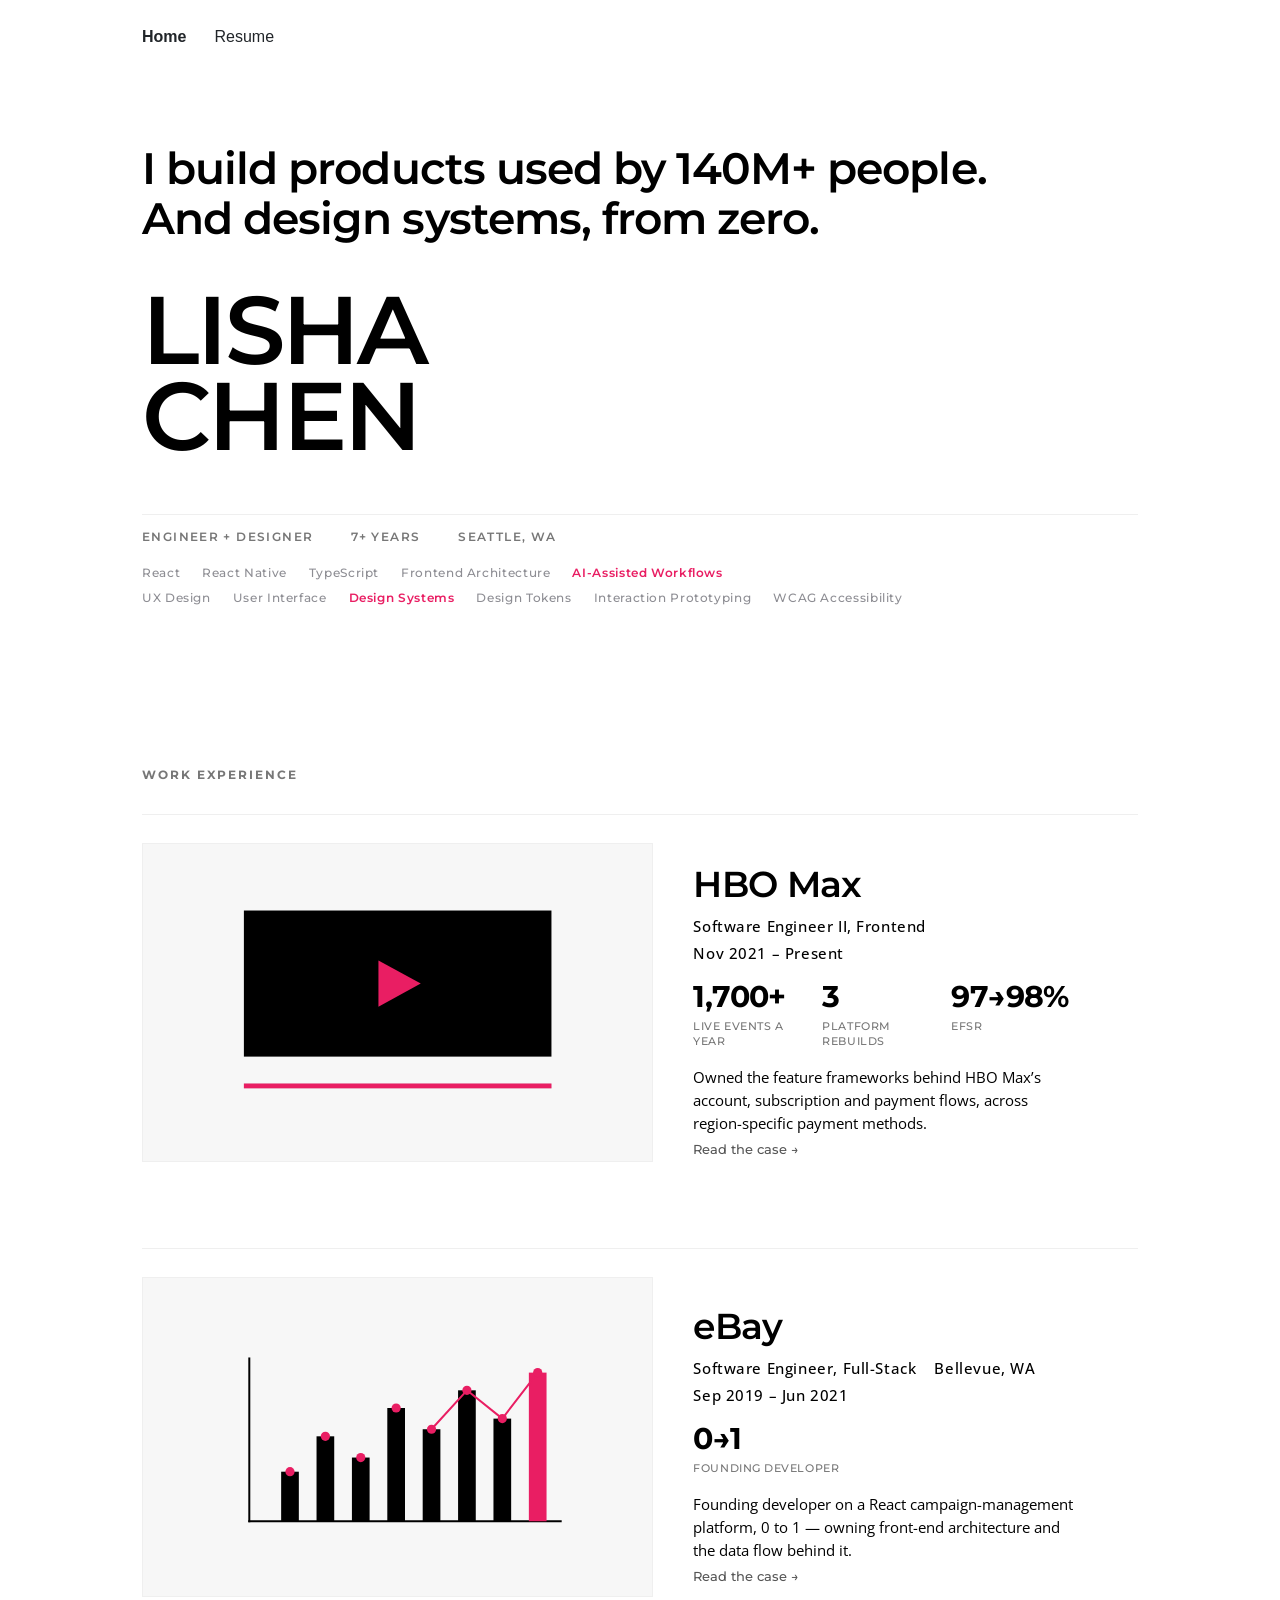
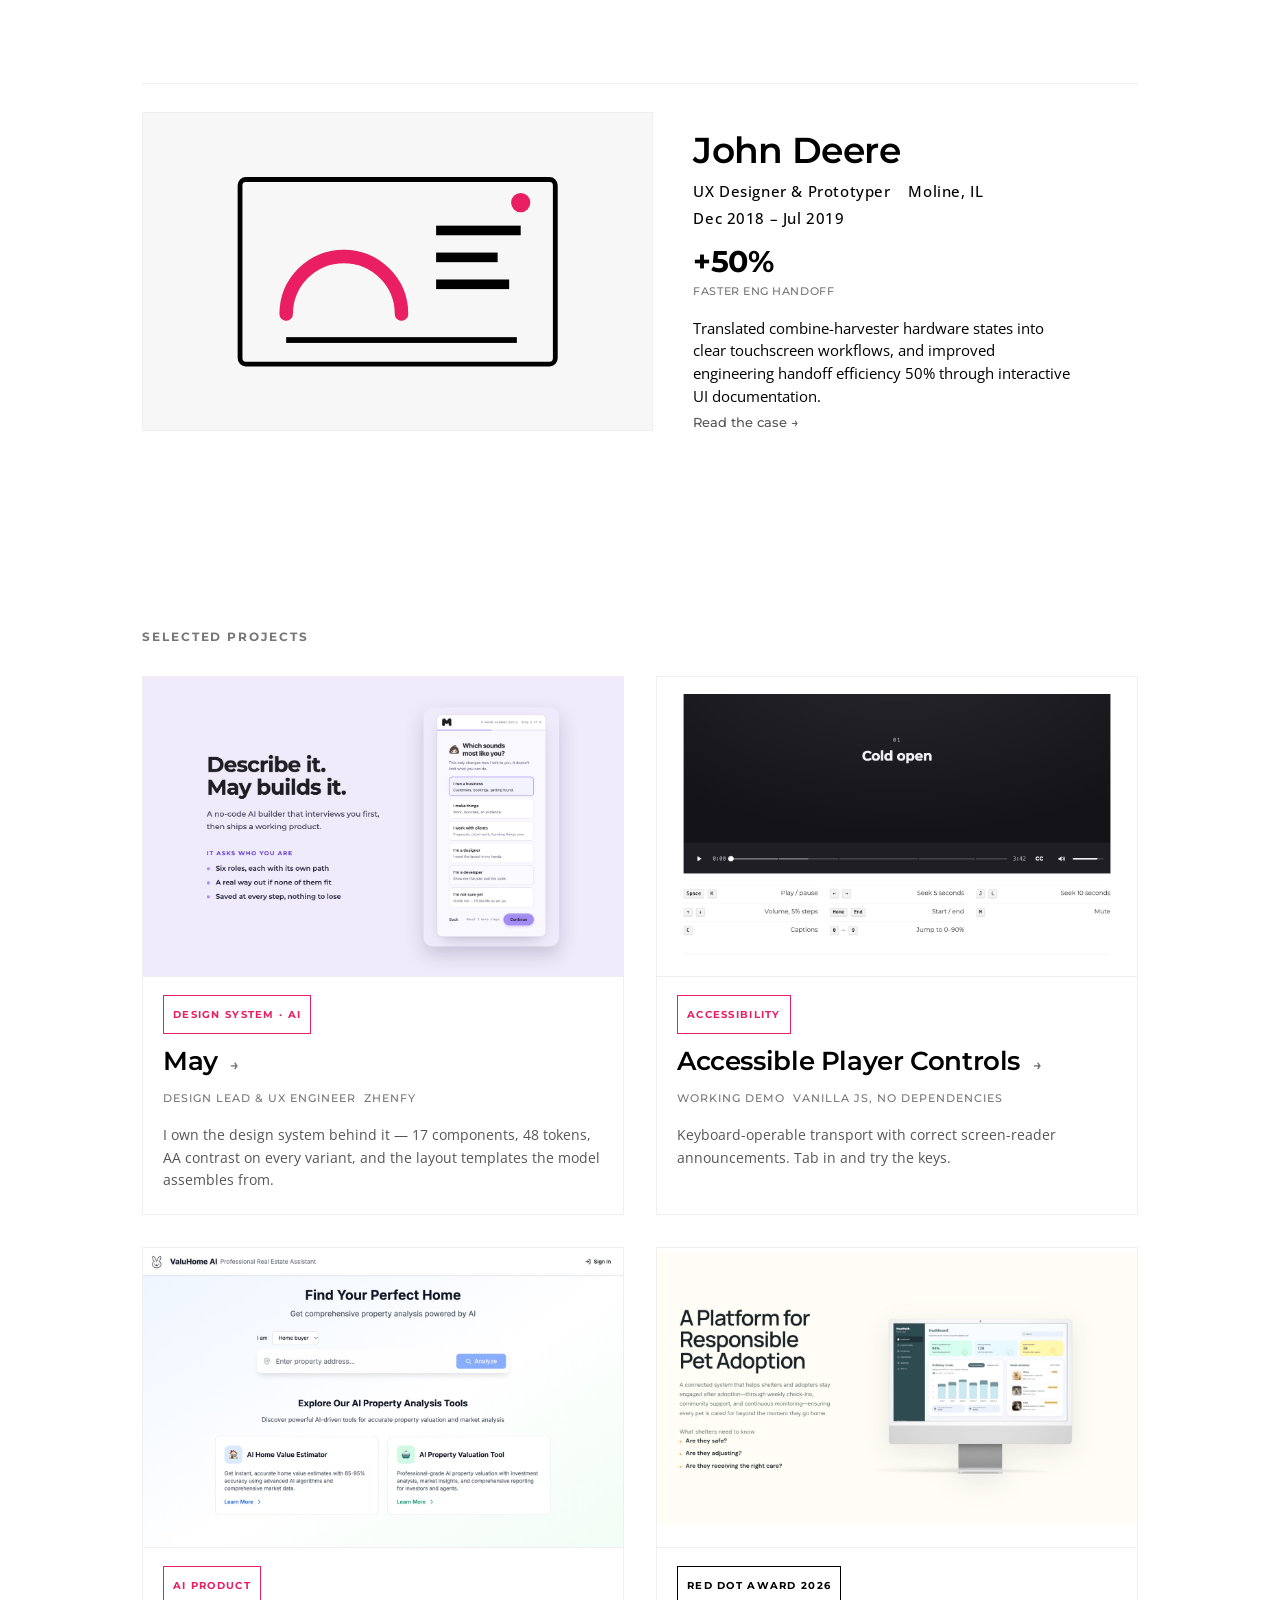
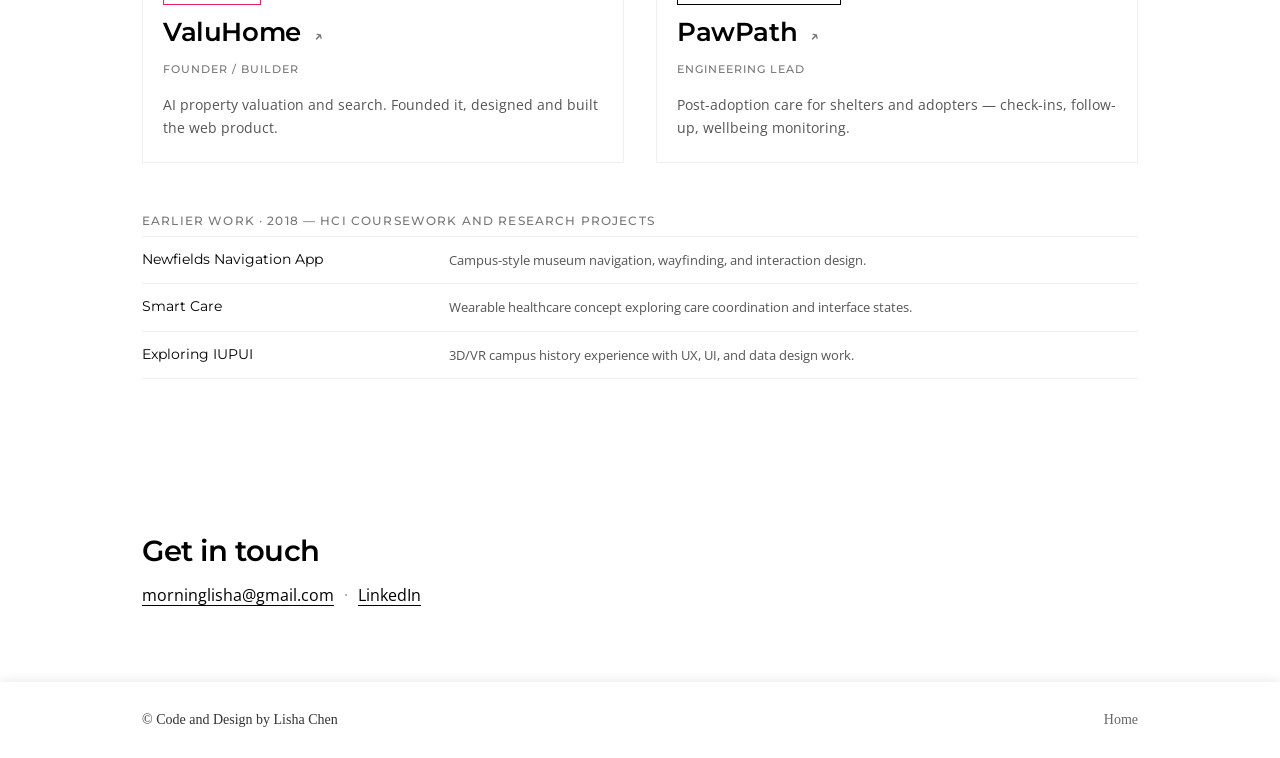
<file: index.html>
<!DOCTYPE html>
<html lang="en">
   <head>
      <meta http-equiv="Content-Type" content="text/html; charset=utf-8" />
      <title>Lisha Chen | Engineer + Designer</title>
      <meta name="viewport" content="width=device-width, initial-scale=1.0">
      <meta name="author" content="Lisha Chen" />
      <meta name="description" content="Lisha Chen is a software engineer who designs. Front-end implementation, design systems, UI, and accessibility in React and React Native — currently at HBO Max, previously eBay and John Deere." />
      <meta name="Resource-type" content="Document" />
      <link href="img/favicon.png" rel="icon">
      <link href="https://fonts.googleapis.com/css?family=Montserrat:300,400,500,700|Open+Sans:300,300i,400,400i,700,700i" rel="stylesheet">
      <link href="css/card.css?v=d72747bf" rel="stylesheet">
      <link href="css/style.css?v=03ba1bfb" rel="stylesheet">
      <link href="css/home.css?v=63855aa2" rel="stylesheet">
      <script type="application/ld+json">
[
  {
    "@context": "https://schema.org",
    "@type": "Person",
    "@id": "https://lisagh.github.io/#lisha-chen",
    "name": "Lisha Chen",
    "givenName": "Lisha",
    "familyName": "Chen",
    "url": "https://lisagh.github.io/",
    "image": "https://lisagh.github.io/img/og-card.png",
    "email": "mailto:morninglisha@gmail.com",
    "jobTitle": "Software Engineer",
    "description": "Software engineer who designs. Front-end implementation, design systems, accessibility, and interaction prototyping in React and React Native, with an HCI background. Currently building interfaces for AI products.",
    "disambiguatingDescription": "Front-end engineer with an HCI design background. Implements design at consumer scale in a product-team setting, and both designs and builds on independent products. Works under titles such as Software Engineer, UI Engineer, Design Engineer, and UX Engineer.",
    "homeLocation": {
      "@type": "Place",
      "address": {
        "@type": "PostalAddress",
        "addressLocality": "Seattle",
        "addressRegion": "WA",
        "addressCountry": "US"
      }
    },
    "worksFor": {
      "@type": "Organization",
      "name": "HBO Max"
    },
    "hasOccupation": [
      {
        "@type": "EmployeeRole",
        "startDate": "2021-11",
        "roleName": "Software Engineer II",
        "worksFor": {
          "@type": "Organization",
          "name": "HBO Max"
        }
      },
      {
        "@type": "EmployeeRole",
        "startDate": "2019-09",
        "endDate": "2021-06",
        "roleName": "Software Engineer",
        "worksFor": {
          "@type": "Organization",
          "name": "eBay"
        }
      },
      {
        "@type": "EmployeeRole",
        "startDate": "2018-12",
        "endDate": "2019-07",
        "roleName": "UX Designer",
        "worksFor": {
          "@type": "Organization",
          "name": "John Deere"
        }
      }
    ],
    "alumniOf": [
      {
        "@type": "CollegeOrUniversity",
        "name": "Indiana University, School of Informatics",
        "description": "Master of Science in Human-Computer Interaction, 2016-2018"
      },
      {
        "@type": "CollegeOrUniversity",
        "name": "Xiamen University",
        "description": "Bachelor of Business Administration in E-Commerce, 2011-2015"
      }
    ],
    "award": "Red Dot Award 2026, Brands & Communication Design — Engineering Lead, PawPath",
    "knowsAbout": [
      "React",
      "React Native",
      "TypeScript",
      "Front-end architecture",
      "UX design",
      "User interface design",
      "Design system engineering",
      "Prompt-driven UI generation",
      "Design systems",
      "Design tokens",
      "Shared UI libraries",
      "Web accessibility (WCAG)",
      "Interaction design",
      "High-fidelity prototyping",
      "Performance optimization",
      "Percy",
      "Playwright",
      "Figma",
      "Data visualization",
      "AI creation tools",
      "AI-assisted engineering workflows",
      "Human-computer interaction"
    ],
    "sameAs": [
      "https://www.linkedin.com/in/lisha-chen-hci/",
      "https://github.com/lisagh"
    ]
  },
  {
    "@context": "https://schema.org",
    "@type": "WebSite",
    "@id": "https://lisagh.github.io/#website",
    "url": "https://lisagh.github.io/",
    "name": "Lisha Chen — Engineer + Designer",
    "author": {
      "@id": "https://lisagh.github.io/#lisha-chen"
    },
    "inLanguage": "en"
  }
]
      </script>
      <link rel="canonical" href="https://lisagh.github.io/">
      <meta property="og:type" content="profile">
      <meta property="og:site_name" content="Lisha Chen">
      <meta property="og:url" content="https://lisagh.github.io/">
      <meta property="og:title" content="Lisha Chen — Engineer + Designer">
      <meta property="og:description" content="Lisha Chen is a software engineer who designs. Front-end implementation, design systems, UI, and accessibility in React and React Native — currently at HBO Max, previously eBay and John Deere.">
      <meta property="og:image" content="https://lisagh.github.io/img/og-card.png">
      <meta property="og:image:width" content="1200">
      <meta property="og:image:height" content="630">
      <meta property="og:image:alt" content="Lisha Chen — Engineer + Designer. A software engineer who designs.">
      <meta name="twitter:card" content="summary_large_image">
   </head>
   <body>
      <header id="header">
         <div class="container col-lg-8 col-md-10 col-centered">
            <nav id="nav-menu-container">
               <ul class="nav-menu">
                  <li class="menu-active"><a href="index.html">Home</a></li>
                  <li><a href="LishaChenResume.pdf" target="_blank">Resume</a></li>
               </ul>
            </nav>
         </div>
      </header>

      <main>
         <section class="uxe-hero container col-lg-8 col-md-10 col-centered">
            <p class="uxe-claim">I build products used by 140M+ people.<br>And design&nbsp;systems, from&nbsp;zero.</p>
            <h1>LISHA<br>CHEN</h1>
            <ul class="uxe-facts">
               <li>Engineer + Designer</li>
               <li>7+ years</li>
               <li>Seattle, WA</li>
            </ul>
            <div class="uxe-tags" aria-label="Core skills">
               <span>React</span>
               <span>React Native</span>
               <span>TypeScript</span>
               <span>Frontend Architecture</span>
               <span class="uxe-tag-key">AI-Assisted Workflows</span>
               <i class="uxe-tag-break" aria-hidden="true"></i>
               <span>UX Design</span>
               <span>User Interface</span>
               <span class="uxe-tag-key">Design Systems</span>
               <span>Design Tokens</span>
               <span>Interaction Prototyping</span>
               <span>WCAG Accessibility</span>
            </div>
         </section>

         <section class="uxe-section container col-lg-8 col-md-10 col-centered">
            <div class="uxe-section-header">
               <h2 class="uxe-kicker">Work Experience</h2>
            </div>
            <div class="uxe-project-grid">
               <article class="uxe-project-card uxe-featured-card">
                  <div class="uxe-project-id">
                     <div class="uxe-motion-tile" aria-hidden="true">
                        <svg class="uxe-tile-svg" viewBox="0 0 240 140" preserveAspectRatio="xMidYMid meet">
                           <rect class="t-screen" x="40" y="22" width="160" height="76"/>
                           <path class="t-play" d="M110 48 L110 72 L132 60 Z"/>
                           <rect class="t-track" x="40" y="112" width="160" height="2.5"/>
                           <rect class="t-progress" x="40" y="112" width="160" height="2.5"/>
                        </svg>
                     </div>
                  </div>
                  <div class="uxe-project-copy">
                     <h3>HBO Max</h3>
                     <p class="uxe-role"><span>Software Engineer II, Frontend</span><span>Nov 2021 &ndash; Present</span></p>
                     <dl class="uxe-metrics">
                        <div><dt>1,700+</dt><dd>live events a year</dd></div>
                        <div><dt>3</dt><dd>platform rebuilds</dd></div>
                        <div><dt>97&rarr;98%</dt><dd>EFSR</dd></div>
                     </dl>
                     <p class="uxe-summary">Owned the feature frameworks behind HBO Max&rsquo;s account, subscription and payment flows, across region-specific payment methods.</p>
                     <a class="uxe-case-link" href="hbo-max.html">Read the case &rarr;</a>
                  </div>
               </article>

               <article class="uxe-project-card">
                  <div class="uxe-project-id">
                     <div class="uxe-motion-tile uxe-motion-data" aria-hidden="true">
                     <svg class="uxe-chart-svg" viewBox="0 0 240 140" preserveAspectRatio="xMidYMid meet">
                        <line class="uxe-chart-axis-line" x1="36" y1="116" x2="212" y2="116"></line>
                        <line class="uxe-chart-axis-line" x1="36" y1="24" x2="36" y2="116"></line>
                        <rect class="uxe-chart-svg-bar" x="54" y="88" width="10" height="28"></rect>
                        <rect class="uxe-chart-svg-bar" x="74" y="68" width="10" height="48"></rect>
                        <rect class="uxe-chart-svg-bar" x="94" y="80" width="10" height="36"></rect>
                        <rect class="uxe-chart-svg-bar" x="114" y="52" width="10" height="64"></rect>
                        <rect class="uxe-chart-svg-bar" x="134" y="64" width="10" height="52"></rect>
                        <rect class="uxe-chart-svg-bar" x="154" y="42" width="10" height="74"></rect>
                        <rect class="uxe-chart-svg-bar" x="174" y="58" width="10" height="58"></rect>
                        <rect class="uxe-chart-svg-bar uxe-chart-svg-bar-accent" x="194" y="32" width="10" height="84"></rect>
                        <polyline class="uxe-chart-svg-line" pathLength="1" points="59,88 79,68 99,80 119,52 139,64 159,42 179,58 199,32"></polyline>
                        <circle class="uxe-chart-svg-point" cx="59" cy="88" r="2.6"></circle>
                        <circle class="uxe-chart-svg-point" cx="79" cy="68" r="2.6"></circle>
                        <circle class="uxe-chart-svg-point" cx="99" cy="80" r="2.6"></circle>
                        <circle class="uxe-chart-svg-point" cx="119" cy="52" r="2.6"></circle>
                        <circle class="uxe-chart-svg-point" cx="139" cy="64" r="2.6"></circle>
                        <circle class="uxe-chart-svg-point" cx="159" cy="42" r="2.6"></circle>
                        <circle class="uxe-chart-svg-point" cx="179" cy="58" r="2.6"></circle>
                        <circle class="uxe-chart-svg-point" cx="199" cy="32" r="2.6"></circle>
                     </svg>
                     </div>
                  </div>
                  <div class="uxe-project-copy">
                     <h3>eBay</h3>
                     <p class="uxe-role"><span>Software Engineer, Full-Stack</span><span>Bellevue, WA</span><span>Sep 2019 &ndash; Jun 2021</span></p>
                     <dl class="uxe-metrics">
                        <div><dt>0&rarr;1</dt><dd>founding developer</dd></div>
                     </dl>
                     <p class="uxe-summary">Founding developer on a React campaign-management platform, 0 to 1 &mdash; owning front-end architecture and the data flow behind it.</p>
                     <a class="uxe-case-link" href="ebay-tools.html">Read the case &rarr;</a>
                  </div>
               </article>

               <article class="uxe-project-card">
                  <div class="uxe-project-id">
                     <div class="uxe-motion-tile" aria-hidden="true">
                        <svg class="uxe-tile-svg" viewBox="0 0 240 140" preserveAspectRatio="xMidYMid meet">
                           <rect class="t-panel" x="38" y="22" width="164" height="96" rx="3"/>
                           <path class="t-gauge-track" d="M62 92 A30 30 0 0 1 122 92"/>
                           <path class="t-gauge" d="M62 92 A30 30 0 0 1 122 92" pathLength="1"/>
                           <rect class="t-ink" x="140" y="46" width="44" height="5"/>
                           <rect class="t-ink" x="140" y="60" width="32" height="5"/>
                           <rect class="t-ink" x="140" y="74" width="38" height="5"/>
                           <rect class="t-ink" x="62" y="104" width="120" height="3"/>
                           <circle class="t-signal" cx="184" cy="34" r="5"/>
                        </svg>
                     </div>
                  </div>
                  <div class="uxe-project-copy">
                     <h3>John Deere</h3>
                     <p class="uxe-role"><span>UX Designer &amp; Prototyper</span><span>Moline, IL</span><span>Dec 2018 &ndash; Jul 2019</span></p>
                     <dl class="uxe-metrics">
                        <div><dt>+50%</dt><dd>faster eng handoff</dd></div>
                     </dl>
                     <p class="uxe-summary">Translated combine-harvester hardware states into clear touchscreen workflows, and improved engineering handoff efficiency 50% through interactive UI documentation.</p>
                     <a class="uxe-case-link" href="deere.html">Read the case &rarr;</a>
                  </div>
               </article>
            </div>
         </section>

         <section class="uxe-section container col-lg-8 col-md-10 col-centered">
            <div class="uxe-section-header">
               <h2 class="uxe-kicker">Selected Projects</h2>
            </div>
            <div class="proj-grid">
               <a class="proj" href="may.html">
                  <div class="proj-visual">
                     <img src="img/cards/may.jpg" width="1400" height="875" loading="lazy" decoding="async"
                          alt="May on a phone, step 2 of 4 of onboarding: &lsquo;Which sounds most like you?&rsquo; with six roles to choose from &mdash; run a business, make things, work with clients, designer, developer, or not sure yet &mdash; the first one selected, and the step saved automatically.">
                  </div>
                  <div class="proj-body">
                     <p class="proj-tag">Design system &middot; AI</p>
                     <span class="proj-name">May <span class="proj-go" aria-hidden="true">&rarr;</span></span>
                     <p class="proj-role"><span>Design Lead &amp; UX Engineer</span><span>Zhenfy</span></p>
                     <p class="proj-desc">I own the design system behind it &mdash; 17 components, 48 tokens, AA contrast on every variant, and the layout templates the model assembles from.</p>
                  </div>
               </a>

               <a class="proj" href="accessible-player.html">
                  <div class="proj-visual">
                     <img src="img/cards/player.jpg" width="1400" height="875" loading="lazy" decoding="async"
                          alt="The player demo: a dark video transport bar with a seek slider and chapter ticks, above a legend mapping every keyboard shortcut &mdash; play, seek, volume, captions and mute.">
                  </div>
                  <div class="proj-body">
                     <p class="proj-tag">Accessibility</p>
                     <span class="proj-name">Accessible Player Controls <span class="proj-go" aria-hidden="true">&rarr;</span></span>
                     <p class="proj-role"><span>Working demo</span><span>Vanilla JS, no dependencies</span></p>
                     <p class="proj-desc">Keyboard-operable transport with correct screen-reader announcements. Tab in and try the keys.</p>
                  </div>
               </a>

               <a class="proj" href="https://valu-home.com/search" target="_blank" rel="noopener">
                  <div class="proj-visual">
                     <img src="img/cards/valuhome.jpg" width="1400" height="875" loading="lazy" decoding="async"
                          alt="ValuHome AI: a property address search with an Analyze button, above cards for the AI home value estimator and the AI property valuation tool.">
                  </div>
                  <div class="proj-body">
                     <p class="proj-tag">AI product</p>
                     <span class="proj-name">ValuHome <span class="proj-go" aria-hidden="true">&#8599;</span></span>
                     <p class="proj-role"><span>Founder / Builder</span></p>
                     <p class="proj-desc">AI property valuation and search. Founded it, designed and built the web product.</p>
                  </div>
               </a>

               <a class="proj" href="https://mypawpath.github.io/" target="_blank" rel="noopener">
                  <div class="proj-visual">
                     <img src="img/cards/pawpath.jpg" width="1400" height="875" loading="lazy" decoding="async"
                          alt="PawPath shelter dashboard on a desktop screen, showing check-in completion rate, wellbeing trends over six months, and a needs-attention case list.">
                  </div>
                  <div class="proj-body">
                     <p class="proj-tag proj-tag-award">Red Dot Award 2026</p>
                     <span class="proj-name">PawPath <span class="proj-go" aria-hidden="true">&#8599;</span></span>
                     <p class="proj-role"><span>Engineering Lead</span></p>
                     <p class="proj-desc">Post-adoption care for shelters and adopters &mdash; check-ins, follow-up, wellbeing monitoring.</p>
                  </div>
               </a>
            </div>


            <p class="uxe-archive-label">Earlier work &middot; 2018 &mdash; HCI coursework and research projects</p>
            <div class="uxe-archive-list uxe-archive-earlier">
               <a href="newfields.html">
                  <span>Newfields Navigation App</span>
                  <small>Campus-style museum navigation, wayfinding, and interaction design.</small>
               </a>
               <a href="iot.html">
                  <span>Smart Care</span>
                  <small>Wearable healthcare concept exploring care coordination and interface states.</small>
               </a>
               <a href="exploring.html">
                  <span>Exploring IUPUI</span>
                  <small>3D/VR campus history experience with UX, UI, and data design work.</small>
               </a>
            </div>
         </section>

         <section class="uxe-contact container col-lg-8 col-md-10 col-centered">
            <h2>Get in touch</h2>
            <p><a href="mailto:morninglisha@gmail.com">morninglisha@gmail.com</a><span class="uxe-sep">&middot;</span><a href="https://www.linkedin.com/in/lisha-chen-hci/" target="_blank" rel="noopener">LinkedIn</a></p>
         </section>
      </main>

      <footer id="footer">
         <div class="container home-footer">
            <div class="copyright">&copy; Code and Design by Lisha Chen</div>
            <nav class="footer-links"><a href="index.html">Home</a></nav>
         </div>
      </footer>

   </body>
</html>
</file>
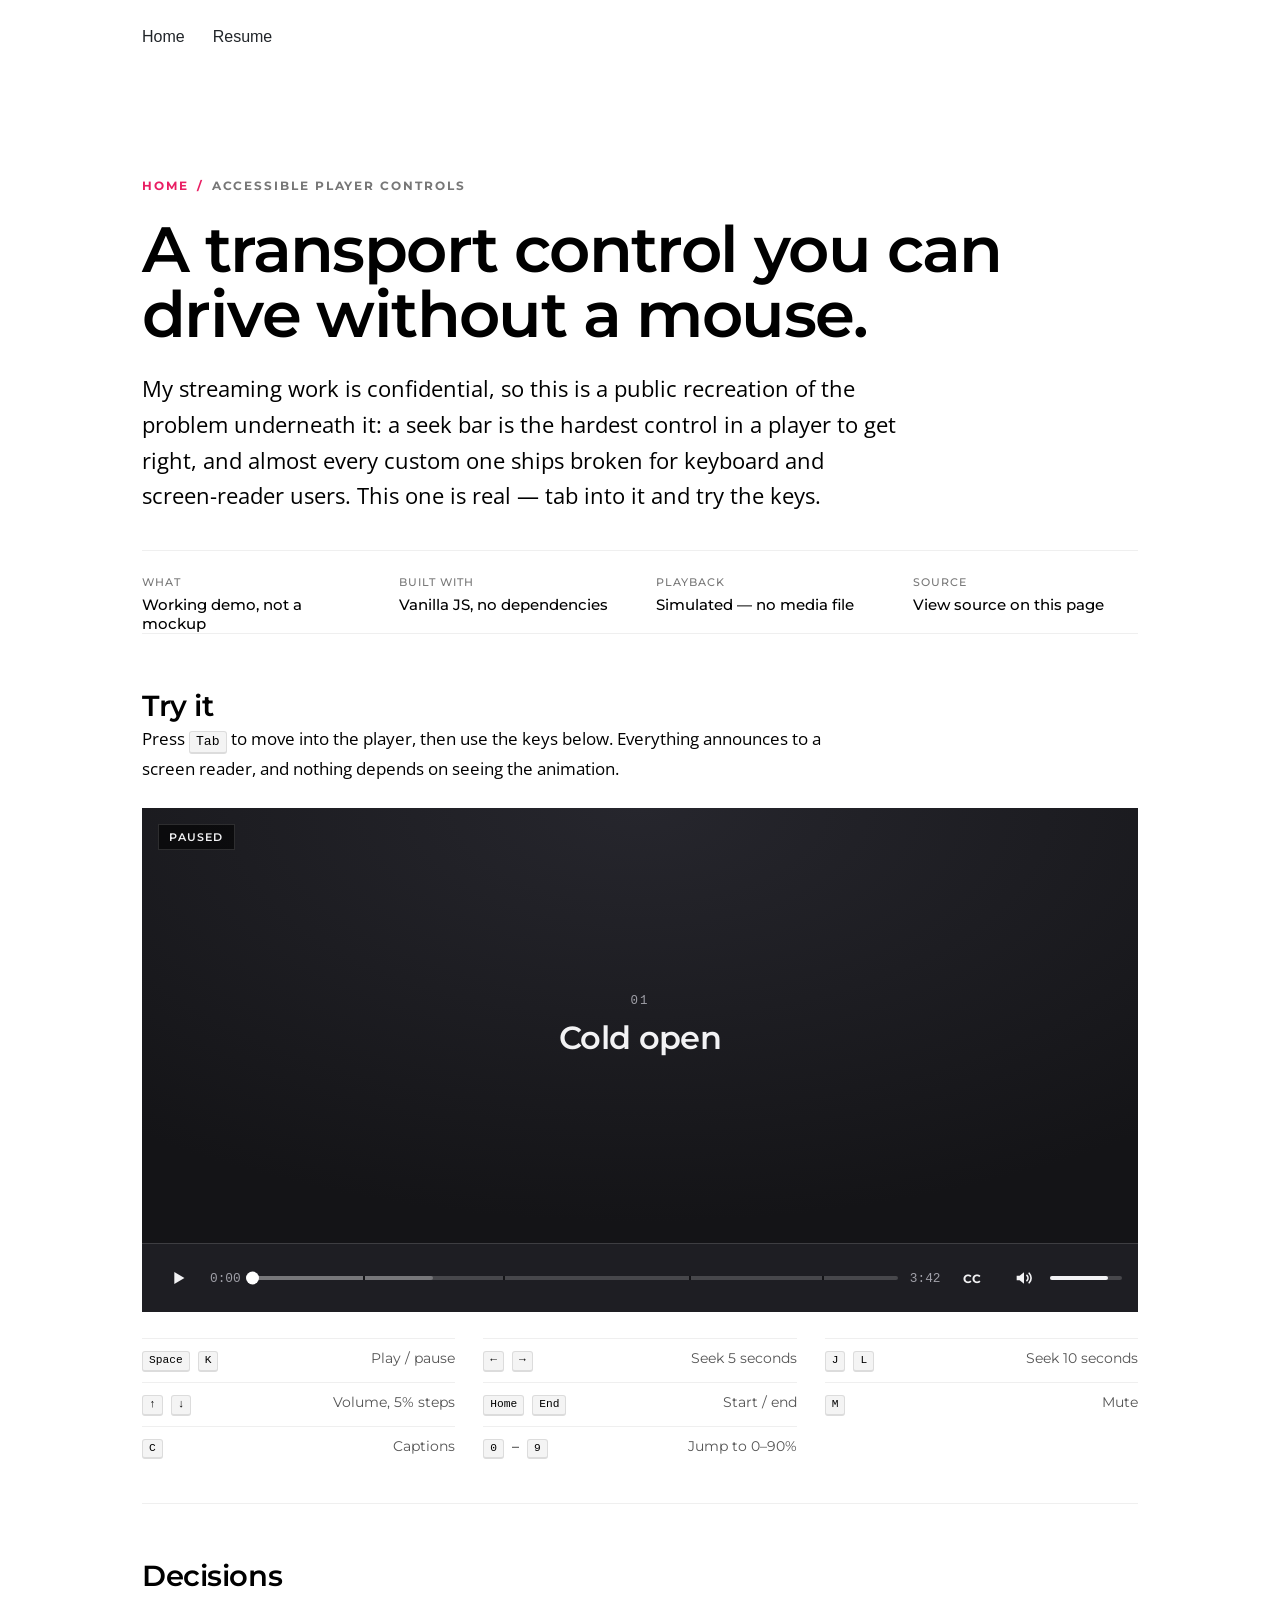
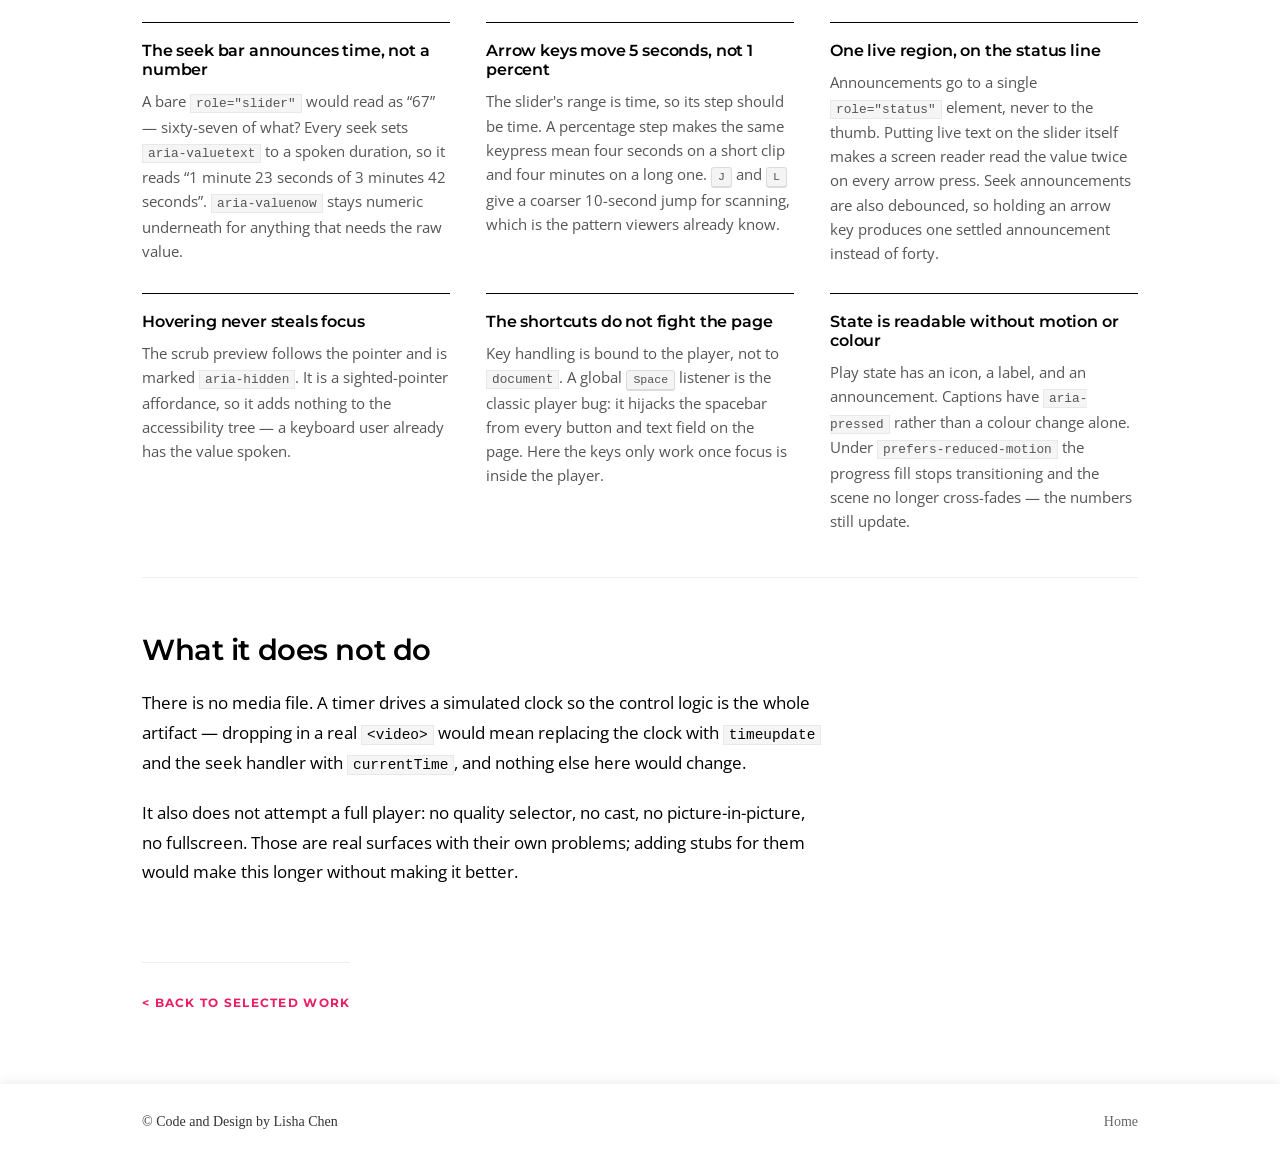
<file: accessible-player.html>
<!DOCTYPE html>
<html lang="en">
   <head>
      <meta charset="utf-8">
      <title>Accessible Player Controls | Lisha Chen</title>
      <meta name="viewport" content="width=device-width, initial-scale=1.0">
      <meta name="description" content="A working, keyboard-operable video transport control: seek bar, captions, volume, and screen-reader announcements. Built as a public recreation of the interaction problems behind confidential streaming work.">
      <link href="img/favicon.png" rel="icon">
      <link href="https://fonts.googleapis.com/css?family=Montserrat:300,400,500,700|Open+Sans:300,400,700" rel="stylesheet">
      <link href="css/card.css?v=d72747bf" rel="stylesheet">
      <link href="css/style.css?v=03ba1bfb" rel="stylesheet">
      <link href="css/home.css?v=63855aa2" rel="stylesheet">
      <link href="css/player.css?v=3a37a387" rel="stylesheet">
      <link rel="canonical" href="https://lisagh.github.io/accessible-player.html">
      <meta property="og:type" content="article">
      <meta property="og:site_name" content="Lisha Chen">
      <meta property="og:url" content="https://lisagh.github.io/accessible-player.html">
      <meta property="og:title" content="Accessible Player Controls — a working demo">
      <meta property="og:description" content="A working, keyboard-operable video transport control: seek bar, captions, volume, and screen-reader announcements.">
      <meta property="og:image" content="https://lisagh.github.io/img/og-card.png">
      <meta property="og:image:width" content="1200">
      <meta property="og:image:height" content="630">
      <meta property="og:image:alt" content="Lisha Chen — Engineer + Designer. A software engineer who designs.">
      <meta name="twitter:card" content="summary_large_image">
   </head>
   <body>
      <header id="header">
         <div class="container col-lg-8 col-md-10 col-centered">
            <nav id="nav-menu-container">
               <ul class="nav-menu">
                  <li><a href="index.html">Home</a></li>
                  <li><a href="LishaChenResume.pdf" target="_blank">Resume</a></li>
               </ul>
            </nav>
         </div>
      </header>

      <main class="uxe-case container col-lg-8 col-md-10 col-centered">
         <section class="uxe-case-hero">
            <p class="uxe-kicker uxe-breadcrumb"><a href="index.html">Home</a><span>/</span>Accessible player controls</p>
            <h1>A transport control you can drive without a mouse.</h1>
            <p class="uxe-lede">My streaming work is confidential, so this is a public recreation of the problem underneath it: a seek bar is the hardest control in a player to get right, and almost every custom one ships broken for keyboard and screen-reader users. This one is real &mdash; tab into it and try the keys.</p>

            <dl class="case-facts">
               <div><dt>What</dt><dd>Working demo, not a mockup</dd></div>
               <div><dt>Built with</dt><dd>Vanilla JS, no dependencies</dd></div>
               <div><dt>Playback</dt><dd>Simulated &mdash; no media file</dd></div>
               <div><dt>Source</dt><dd>View source on this page</dd></div>
            </dl>
         </section>

         <!-- ============================ the demo ============================ -->
         <section class="uxe-case-section">
            <h2>Try it</h2>
            <p class="pl-hint">Press <kbd>Tab</kbd> to move into the player, then use the keys below. Everything announces to a screen reader, and nothing depends on seeing the animation.</p>

            <div class="pl" id="player" data-state="paused">
               <div class="pl-stage">
                  <div class="pl-scene" id="scene">
                     <span class="pl-scene-num" id="sceneNum">01</span>
                     <span class="pl-scene-label" id="sceneLabel">Cold open</span>
                  </div>
                  <p class="pl-caption" id="caption" aria-hidden="true">Captions appear here.</p>
                  <div class="pl-badge" id="badge" hidden>Paused</div>
               </div>

               <div class="pl-bar">
                  <button class="pl-btn pl-btn-play" id="playBtn" type="button" aria-label="Play">
                     <svg class="pl-ico pl-ico-play" viewBox="0 0 24 24" aria-hidden="true"><path d="M8 5.5v13l11-6.5z"/></svg>
                     <svg class="pl-ico pl-ico-pause" viewBox="0 0 24 24" aria-hidden="true"><path d="M7 5h3.2v14H7zM13.8 5H17v14h-3.2z"/></svg>
                  </button>

                  <span class="pl-time" id="timeNow">0:00</span>

                  <div class="pl-seek-wrap">
                     <div class="pl-seek"
                          id="seek"
                          role="slider"
                          tabindex="0"
                          aria-label="Seek"
                          aria-valuemin="0"
                          aria-valuemax="222"
                          aria-valuenow="0"
                          aria-valuetext="0 seconds of 3 minutes 42 seconds">
                        <div class="pl-track">
                           <div class="pl-buffered" id="buffered"></div>
                           <div class="pl-played" id="played"></div>
                           <div class="pl-thumb" id="thumb"></div>
                        </div>
                        <div class="pl-chapters" id="chapters" aria-hidden="true"></div>
                     </div>
                     <div class="pl-scrub" id="scrub" hidden aria-hidden="true">
                        <span class="pl-scrub-time" id="scrubTime">0:00</span>
                     </div>
                  </div>

                  <span class="pl-time pl-time-total">3:42</span>

                  <button class="pl-btn pl-btn-text" id="ccBtn" type="button" aria-pressed="false" aria-label="Captions">CC</button>

                  <div class="pl-vol">
                     <button class="pl-btn" id="muteBtn" type="button" aria-label="Mute">
                        <svg class="pl-ico pl-ico-vol" viewBox="0 0 24 24" aria-hidden="true"><path d="M4 9.5h3.2L12 5.6v12.8L7.2 14.5H4z"/><path class="pl-wave" d="M15.2 9.2a4 4 0 0 1 0 5.6" fill="none" stroke="currentColor" stroke-width="1.8" stroke-linecap="round"/><path class="pl-wave" d="M17.6 6.8a7.4 7.4 0 0 1 0 10.4" fill="none" stroke="currentColor" stroke-width="1.8" stroke-linecap="round"/></svg>
                        <svg class="pl-ico pl-ico-mute" viewBox="0 0 24 24" aria-hidden="true"><path d="M4 9.5h3.2L12 5.6v12.8L7.2 14.5H4z"/><path d="M15.4 9.4l4.2 4.2M19.6 9.4l-4.2 4.2" fill="none" stroke="currentColor" stroke-width="1.8" stroke-linecap="round"/></svg>
                     </button>
                     <div class="pl-volbar"
                          id="vol"
                          role="slider"
                          tabindex="0"
                          aria-label="Volume"
                          aria-valuemin="0"
                          aria-valuemax="100"
                          aria-valuenow="80"
                          aria-valuetext="80 percent">
                        <div class="pl-voltrack"><div class="pl-volfill" id="volFill"></div></div>
                     </div>
                  </div>
               </div>

               <!-- One polite live region for the whole player. See "Decisions" below. -->
               <p class="pl-sr" id="status" role="status" aria-live="polite"></p>
            </div>

            <ul class="pl-keys" aria-label="Keyboard shortcuts">
               <li><kbd>Space</kbd> <kbd>K</kbd><span>Play / pause</span></li>
               <li><kbd>&larr;</kbd> <kbd>&rarr;</kbd><span>Seek 5 seconds</span></li>
               <li><kbd>J</kbd> <kbd>L</kbd><span>Seek 10 seconds</span></li>
               <li><kbd>&uarr;</kbd> <kbd>&darr;</kbd><span>Volume, 5% steps</span></li>
               <li><kbd>Home</kbd> <kbd>End</kbd><span>Start / end</span></li>
               <li><kbd>M</kbd><span>Mute</span></li>
               <li><kbd>C</kbd><span>Captions</span></li>
               <li><kbd>0</kbd>&ndash;<kbd>9</kbd><span>Jump to 0&ndash;90%</span></li>
            </ul>
         </section>

         <!-- ============================ the reasoning ======================= -->
         <section class="uxe-case-section">
            <h2>Decisions</h2>

            <div class="pl-decisions">
               <article>
                  <h3>The seek bar announces time, not a number</h3>
                  <p>A bare <code>role="slider"</code> would read as &ldquo;67&rdquo; &mdash; sixty-seven of what? Every seek sets <code>aria-valuetext</code> to a spoken duration, so it reads &ldquo;1 minute 23 seconds of 3 minutes 42 seconds&rdquo;. <code>aria-valuenow</code> stays numeric underneath for anything that needs the raw value.</p>
               </article>

               <article>
                  <h3>Arrow keys move 5 seconds, not 1 percent</h3>
                  <p>The slider's range is time, so its step should be time. A percentage step makes the same keypress mean four seconds on a short clip and four minutes on a long one. <kbd>J</kbd> and <kbd>L</kbd> give a coarser 10-second jump for scanning, which is the pattern viewers already know.</p>
               </article>

               <article>
                  <h3>One live region, on the status line</h3>
                  <p>Announcements go to a single <code>role="status"</code> element, never to the thumb. Putting live text on the slider itself makes a screen reader read the value twice on every arrow press. Seek announcements are also debounced, so holding an arrow key produces one settled announcement instead of forty.</p>
               </article>

               <article>
                  <h3>Hovering never steals focus</h3>
                  <p>The scrub preview follows the pointer and is marked <code>aria-hidden</code>. It is a sighted-pointer affordance, so it adds nothing to the accessibility tree &mdash; a keyboard user already has the value spoken.</p>
               </article>

               <article>
                  <h3>The shortcuts do not fight the page</h3>
                  <p>Key handling is bound to the player, not to <code>document</code>. A global <kbd>Space</kbd> listener is the classic player bug: it hijacks the spacebar from every button and text field on the page. Here the keys only work once focus is inside the player.</p>
               </article>

               <article>
                  <h3>State is readable without motion or colour</h3>
                  <p>Play state has an icon, a label, and an announcement. Captions have <code>aria-pressed</code> rather than a colour change alone. Under <code>prefers-reduced-motion</code> the progress fill stops transitioning and the scene no longer cross-fades &mdash; the numbers still update.</p>
               </article>
            </div>
         </section>

         <section class="uxe-case-section">
            <h2>What it does not do</h2>
            <p>There is no media file. A timer drives a simulated clock so the control logic is the whole artifact &mdash; dropping in a real <code>&lt;video&gt;</code> would mean replacing the clock with <code>timeupdate</code> and the seek handler with <code>currentTime</code>, and nothing else here would change.</p>
            <p>It also does not attempt a full player: no quality selector, no cast, no picture-in-picture, no fullscreen. Those are real surfaces with their own problems; adding stubs for them would make this longer without making it better.</p>
         </section>

         <a class="uxe-back-link uxe-back-link-bottom" href="index.html">Back to selected work</a>
      </main>

      <footer id="footer">
         <div class="container home-footer">
            <div class="copyright">&copy; Code and Design by Lisha Chen</div>
            <nav class="footer-links"><a href="index.html">Home</a></nav>
         </div>
      </footer>

<script>
(function () {
  "use strict";

  var DURATION = 222;                       // 3:42
  var CHAPTERS = [
    { at: 0,   label: "Cold open" },
    { at: 38,  label: "Title" },
    { at: 86,  label: "The argument" },
    { at: 150, label: "Counterpoint" },
    { at: 196, label: "Close" }
  ];
  var LINES = [
    { at: 0,   text: "A seek bar looks like one control." },
    { at: 14,  text: "It is actually four: a value, a target, a preview, and a commit." },
    { at: 38,  text: "Keyboard users only ever get the first two." },
    { at: 62,  text: "So those two have to carry the whole interaction." },
    { at: 86,  text: "Which means the value has to be spoken in the user's units." },
    { at: 118, text: "Seconds. Not percent, and not an index." },
    { at: 150, text: "And the announcement has to settle before it speaks." },
    { at: 178, text: "Otherwise holding an arrow key reads forty numbers." },
    { at: 196, text: "Get those right and the rest is decoration." }
  ];

  var $ = function (id) { return document.getElementById(id); };
  var player = $("player"), seek = $("seek"), vol = $("vol");
  var played = $("played"), buffered = $("buffered"), thumb = $("thumb");
  var volFill = $("volFill"), timeNow = $("timeNow"), status = $("status");
  var playBtn = $("playBtn"), ccBtn = $("ccBtn"), muteBtn = $("muteBtn");
  var caption = $("caption"), sceneNum = $("sceneNum"), sceneLabel = $("sceneLabel");
  var badge = $("badge"), scrub = $("scrub"), scrubTime = $("scrubTime");
  var chaptersEl = $("chapters");

  var t = 0, playing = false, volume = 80, muted = false, captions = false;
  var buffer = 0.28, ticker = null, announceTimer = null, dragging = false;

  /* ---------- formatting ---------- */

  function clock(sec) {
    sec = Math.max(0, Math.round(sec));
    return Math.floor(sec / 60) + ":" + String(sec % 60).padStart(2, "0");
  }

  // Spoken form. "1:23" is read as "one twenty-three" by some screen readers,
  // which is ambiguous for a duration, so spell the units out.
  function spoken(sec) {
    sec = Math.max(0, Math.round(sec));
    var m = Math.floor(sec / 60), s = sec % 60, out = [];
    if (m) out.push(m + (m === 1 ? " minute" : " minutes"));
    if (s || !m) out.push(s + (s === 1 ? " second" : " seconds"));
    return out.join(" ");
  }

  /* ---------- announcements ----------
     One region, debounced. Holding an arrow key should produce a single
     settled announcement, not one per repeat. */

  function announce(msg, immediate) {
    clearTimeout(announceTimer);
    if (immediate) { status.textContent = msg; return; }
    announceTimer = setTimeout(function () { status.textContent = msg; }, 350);
  }

  /* ---------- render ---------- */

  function chapterAt(sec) {
    var c = CHAPTERS[0];
    for (var i = 0; i < CHAPTERS.length; i++) if (sec >= CHAPTERS[i].at) c = CHAPTERS[i];
    return c;
  }

  function lineAt(sec) {
    var l = null;
    for (var i = 0; i < LINES.length; i++) if (sec >= LINES[i].at) l = LINES[i];
    return l;
  }

  function render() {
    var pct = (t / DURATION) * 100;
    played.style.width = pct + "%";
    thumb.style.left = pct + "%";
    buffered.style.width = Math.min(100, pct + buffer * 100) + "%";
    timeNow.textContent = clock(t);

    seek.setAttribute("aria-valuenow", Math.round(t));
    seek.setAttribute("aria-valuetext", spoken(t) + " of " + spoken(DURATION));

    var ch = chapterAt(t);
    var idx = CHAPTERS.indexOf(ch) + 1;
    sceneNum.textContent = String(idx).padStart(2, "0");
    sceneLabel.textContent = ch.label;

    var line = lineAt(t);
    caption.textContent = line ? line.text : "";
    caption.hidden = !captions;

    volFill.style.width = (muted ? 0 : volume) + "%";
    vol.setAttribute("aria-valuenow", muted ? 0 : volume);
    vol.setAttribute("aria-valuetext", muted ? "Muted" : volume + " percent");

    player.dataset.state = playing ? "playing" : "paused";
    player.dataset.muted = String(muted || volume === 0);
    playBtn.setAttribute("aria-label", playing ? "Pause" : "Play");
    muteBtn.setAttribute("aria-label", muted ? "Unmute" : "Mute");
    ccBtn.setAttribute("aria-pressed", String(captions));
    badge.hidden = playing;
  }

  /* ---------- transport ---------- */

  function tick() {
    t += 0.25;
    if (t >= DURATION) { t = DURATION; pause(); announce("Ended", true); }
    render();
  }

  function play() {
    if (playing) return;
    if (t >= DURATION) t = 0;
    playing = true;
    ticker = setInterval(tick, 250);
    render();
    announce("Playing", true);
  }

  function pause() {
    if (!playing) return;
    playing = false;
    clearInterval(ticker);
    render();
    announce("Paused", true);
  }

  function toggle() { playing ? pause() : play(); }

  function seekTo(sec, announceIt) {
    t = Math.min(DURATION, Math.max(0, sec));
    render();
    if (announceIt !== false) announce(spoken(t) + " of " + spoken(DURATION));
  }

  function setVolume(v) {
    volume = Math.min(100, Math.max(0, v));
    if (volume > 0) muted = false;
    render();
    announce(muted || volume === 0 ? "Muted" : "Volume " + volume + " percent");
  }

  /* ---------- pointer seeking ---------- */

  function ratioFromEvent(e) {
    var r = seek.getBoundingClientRect();
    return Math.min(1, Math.max(0, (e.clientX - r.left) / r.width));
  }

  seek.addEventListener("pointerdown", function (e) {
    dragging = true;
    seek.setPointerCapture(e.pointerId);
    seekTo(ratioFromEvent(e) * DURATION, false);
  });

  seek.addEventListener("pointermove", function (e) {
    var sec = ratioFromEvent(e) * DURATION;
    // Preview is pointer-only and aria-hidden; a keyboard user already hears
    // the value, so this must not enter the accessibility tree.
    scrub.hidden = false;
    scrub.style.left = (sec / DURATION) * 100 + "%";
    scrubTime.textContent = clock(sec);
    if (dragging) seekTo(sec, false);
  });

  seek.addEventListener("pointerleave", function () { scrub.hidden = true; });

  seek.addEventListener("pointerup", function (e) {
    dragging = false;
    seek.releasePointerCapture(e.pointerId);
    announce(spoken(t) + " of " + spoken(DURATION), true);
  });

  /* ---------- keyboard ----------
     Bound to the player, not to document. A global Space handler is the
     classic player bug: it steals the spacebar from every other control. */

  player.addEventListener("keydown", function (e) {
    if (e.altKey || e.ctrlKey || e.metaKey) return;
    var onVolume = e.target === vol;
    var k = e.key;

    // Let buttons keep their own Enter/Space activation.
    var onButton = e.target.tagName === "BUTTON";
    if (onButton && (k === " " || k === "Enter")) return;

    switch (k) {
      case " ": case "k": case "K":
        toggle(); break;
      case "ArrowLeft":  onVolume ? setVolume(volume - 5) : seekTo(t - 5); break;
      case "ArrowRight": onVolume ? setVolume(volume + 5) : seekTo(t + 5); break;
      case "j": case "J": seekTo(t - 10); break;
      case "l": case "L": seekTo(t + 10); break;
      case "ArrowUp":    setVolume(volume + 5); break;
      case "ArrowDown":  setVolume(volume - 5); break;
      case "Home":       onVolume ? setVolume(0) : seekTo(0); break;
      case "End":        onVolume ? setVolume(100) : seekTo(DURATION); break;
      case "PageUp":     seekTo(t + 30); break;
      case "PageDown":   seekTo(t - 30); break;
      case "m": case "M":
        muted = !muted; render();
        announce(muted ? "Muted" : "Volume " + volume + " percent", true);
        break;
      case "c": case "C":
        captions = !captions; render();
        announce(captions ? "Captions on" : "Captions off", true);
        break;
      default:
        if (k >= "0" && k <= "9") { seekTo((parseInt(k, 10) / 10) * DURATION); break; }
        return;                              // unhandled: let the page have it
    }
    e.preventDefault();
  });

  /* ---------- buttons ---------- */

  playBtn.addEventListener("click", toggle);
  ccBtn.addEventListener("click", function () {
    captions = !captions; render();
    announce(captions ? "Captions on" : "Captions off", true);
  });
  muteBtn.addEventListener("click", function () {
    muted = !muted; render();
    announce(muted ? "Muted" : "Volume " + volume + " percent", true);
  });
  vol.addEventListener("pointerdown", function (e) {
    var r = vol.getBoundingClientRect();
    setVolume(Math.round(((e.clientX - r.left) / r.width) * 100));
  });

  /* ---------- chapter ticks ---------- */

  CHAPTERS.forEach(function (c) {
    if (!c.at) return;
    var tick = document.createElement("span");
    tick.className = "pl-tick";
    tick.style.left = (c.at / DURATION) * 100 + "%";
    chaptersEl.appendChild(tick);
  });

  render();
})();
</script>
   </body>
</html>
</file>
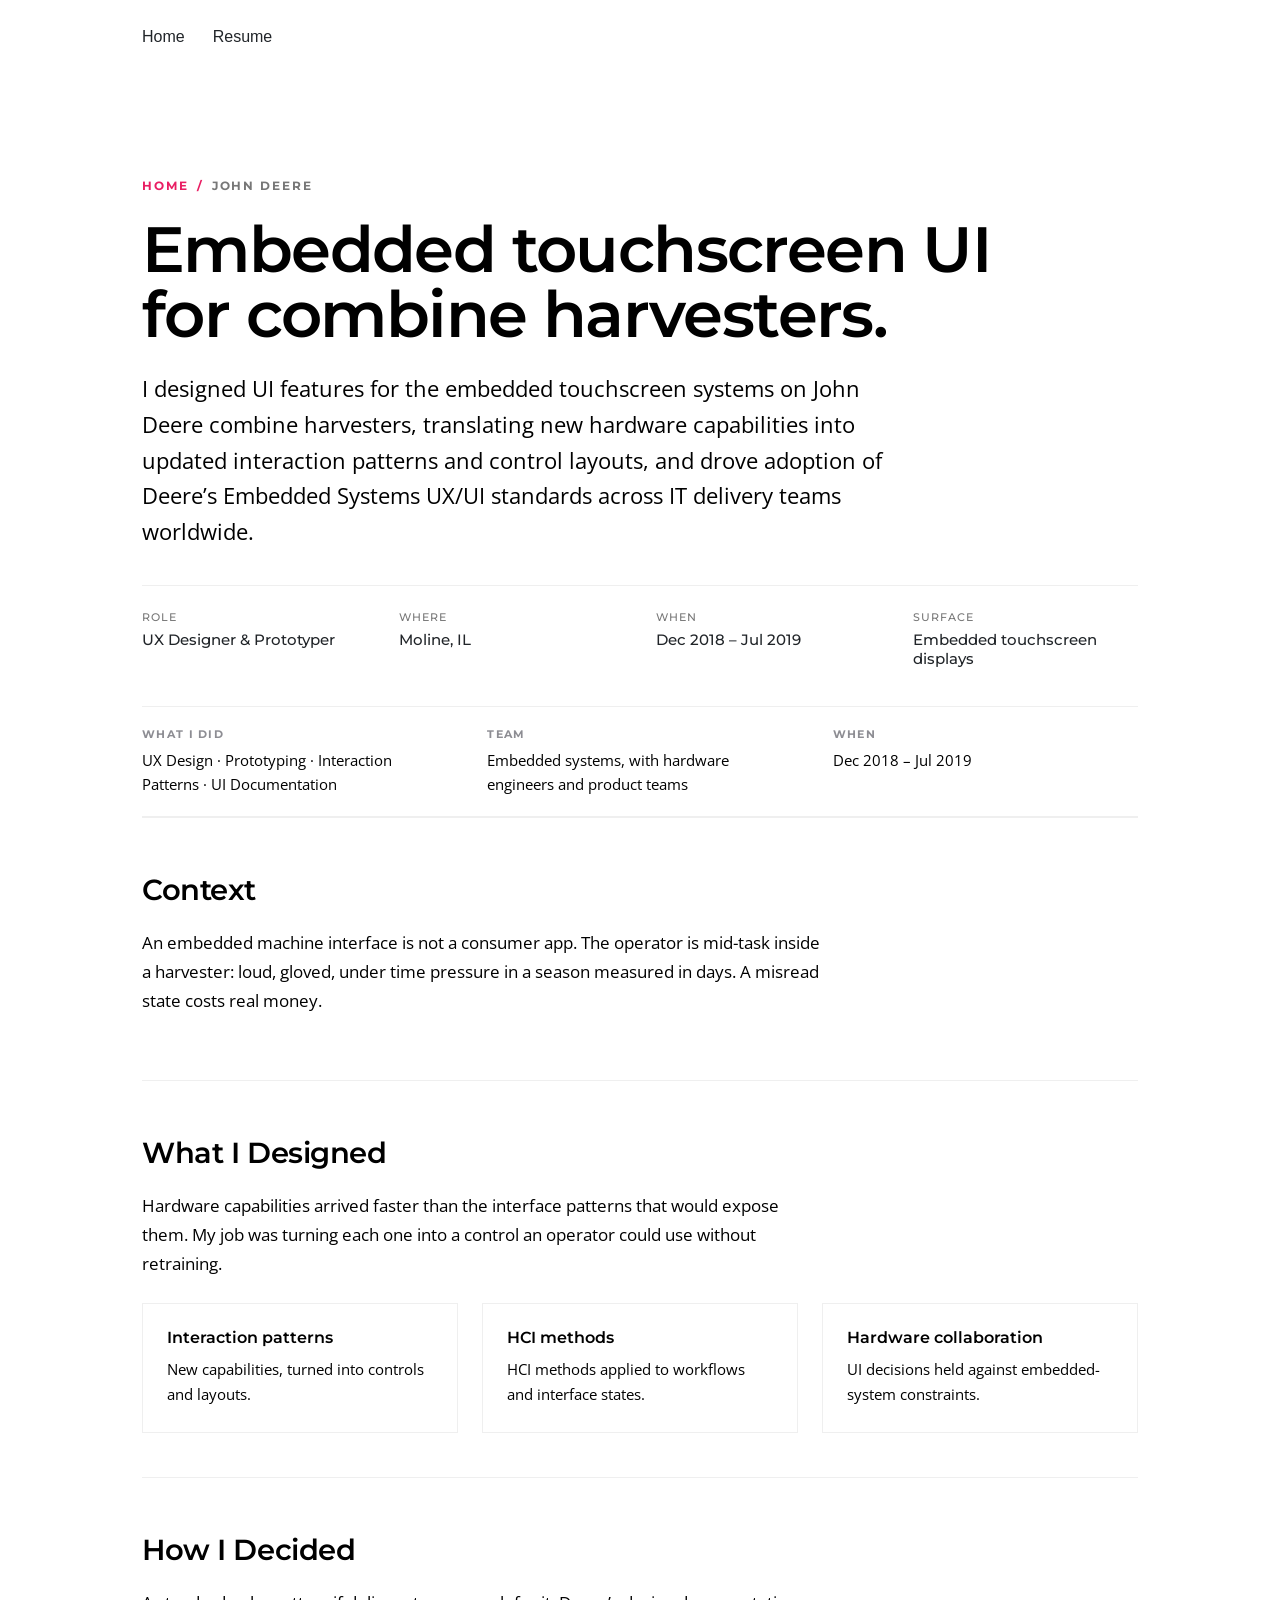
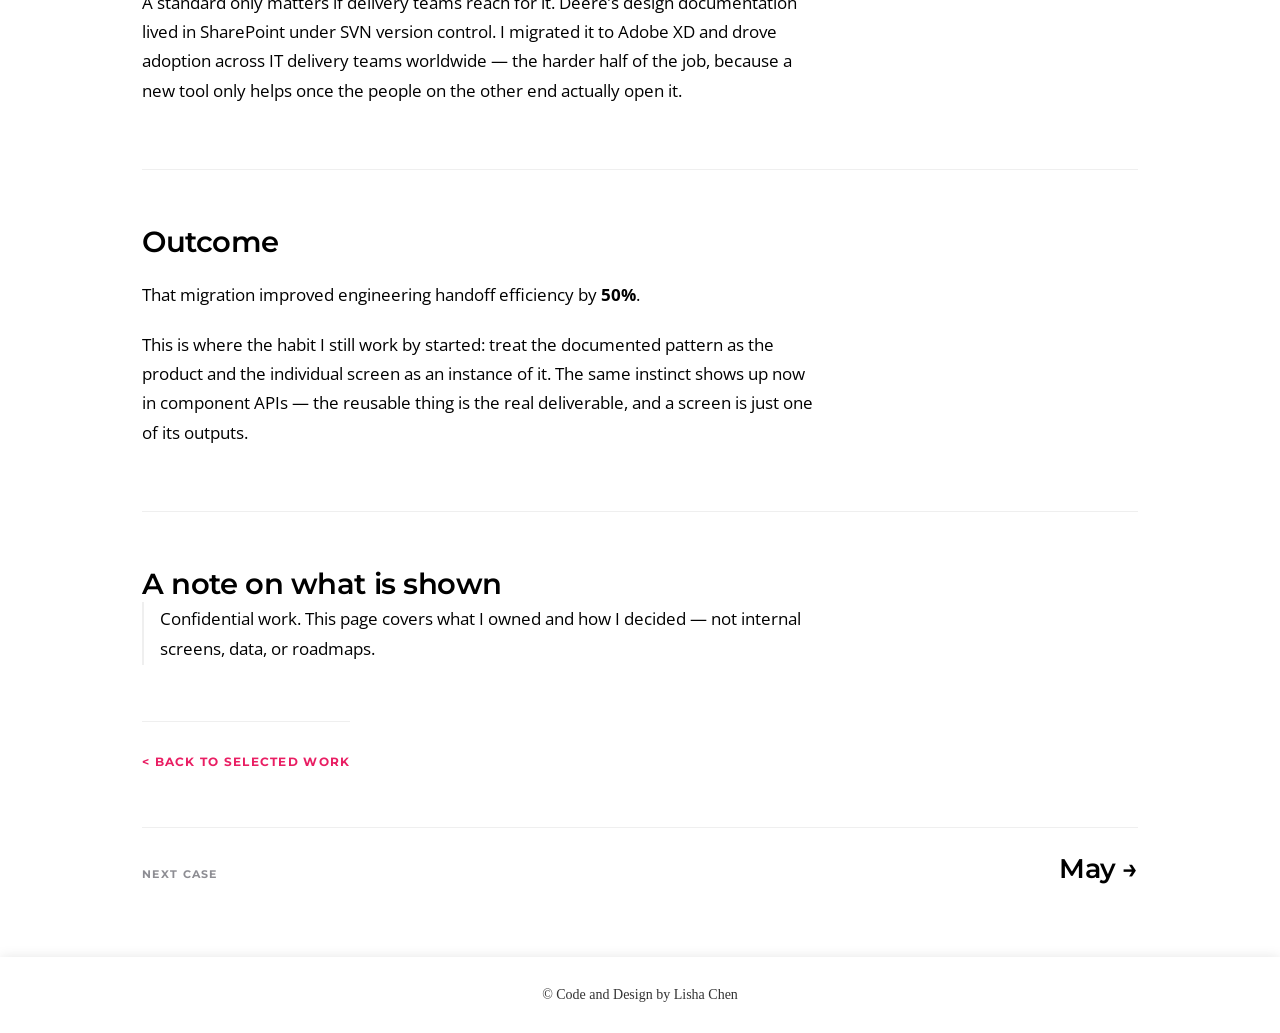
<file: deere.html>
<!DOCTYPE html>
<html lang="en">
   <head>
      <meta charset="utf-8">
      <title>John Deere — Embedded systems UX | Lisha Chen</title>
      <meta name="viewport" content="width=device-width, initial-scale=1.0">
      <meta name="description" content="Interaction design for embedded touchscreen systems on John Deere combine harvesters, and adoption of Deere's Embedded Systems UX/UI standards.">
      <link href="img/favicon.png" rel="icon">
      <link href="https://fonts.googleapis.com/css?family=Montserrat:300,400,500,700|Open+Sans:300,400,700" rel="stylesheet">
      <link href="lib/bootstrap/css/bootstrap.min.css" rel="stylesheet">
      <link href="lib/font-awesome/css/font-awesome.min.css" rel="stylesheet">
      <link href="css/card.css?v=d72747bf" rel="stylesheet">
      <link href="css/style.css?v=03ba1bfb" rel="stylesheet">
      <link rel="canonical" href="https://lisagh.github.io/deere.html">
      <meta property="og:type" content="article">
      <meta property="og:site_name" content="Lisha Chen">
      <meta property="og:url" content="https://lisagh.github.io/deere.html">
      <meta property="og:title" content="John Deere — Embedded systems UX">
      <meta property="og:description" content="Interaction design for embedded touchscreen systems on John Deere combine harvesters, and adoption of Deere's Embedded Systems UX/UI standards.">
      <meta property="og:image" content="https://lisagh.github.io/img/og-card.png">
      <meta property="og:image:width" content="1200">
      <meta property="og:image:height" content="630">
      <meta property="og:image:alt" content="Lisha Chen — Engineer + Designer. A software engineer who designs.">
      <meta name="twitter:card" content="summary_large_image">
   </head>
   <body>
      <header id="header">
         <div class="container col-lg-8 col-md-10 col-centered">
            <nav id="nav-menu-container">
               <ul class="nav-menu">
                  <li><a href="index.html">Home</a></li>
                  <li><a href="LishaChenResume.pdf" target="_blank">Resume</a></li>
               </ul>
            </nav>
         </div>
      </header>

            <main class="uxe-case container col-lg-8 col-md-10 col-centered">

         <section class="uxe-case-hero">
            <p class="uxe-kicker uxe-breadcrumb"><a href="index.html">Home</a><span>/</span>John Deere</p>
            <h1>Embedded touchscreen UI for combine harvesters.</h1>
            <p class="uxe-lede">I designed UI features for the embedded touchscreen systems on John Deere combine harvesters, translating new hardware capabilities into updated interaction patterns and control layouts, and drove adoption of Deere&rsquo;s Embedded Systems UX/UI standards across IT delivery teams worldwide.</p>

            <dl class="case-facts">
               <div><dt>Role</dt><dd>UX Designer &amp; Prototyper</dd></div>
               <div><dt>Where</dt><dd>Moline, IL</dd></div>
               <div><dt>When</dt><dd>Dec 2018 &ndash; Jul 2019</dd></div>
               <div><dt>Surface</dt><dd>Embedded touchscreen displays</dd></div>
            </dl>
         </section>


         <dl class="uxe-rolestrip">
            <div>
               <dt>What I did</dt>
               <dd>UX Design &middot; Prototyping &middot; Interaction Patterns &middot; UI Documentation</dd>
            </div>
            <div>
               <dt>Team</dt>
               <dd>Embedded systems, with hardware engineers and product teams</dd>
            </div>
            <div>
               <dt>When</dt>
               <dd>Dec 2018 &ndash; Jul 2019</dd>
            </div>
         </dl>


         <section class="uxe-case-section">
            <h2>Context</h2>
            <p>
            An embedded machine interface is not a consumer app. The operator is mid-task inside a
            harvester: loud, gloved, under time pressure in a season measured in days. A misread
            state costs real money.
         </p>
         </section>


         <section class="uxe-case-section">
            <h2>What I Designed</h2>
            <p>
            Hardware capabilities arrived faster than the interface patterns that would expose them.
            My job was turning each one into a control an operator could use without retraining.
         </p>
            <div class="uxe-detail-grid">
               <div>
                  <h3>Interaction patterns</h3>
                  <p>
                     New capabilities, turned into controls and layouts.
                  </p>
               </div>
               <div>
                  <h3>HCI methods</h3>
                  <p>
                     HCI methods applied to workflows and interface states.
                  </p>
               </div>
               <div>
                  <h3>Hardware collaboration</h3>
                  <p>
                     UI decisions held against embedded-system constraints.
                  </p>
               </div>
            </div>
         </section>


         <section class="uxe-case-section">
            <h2>How I Decided</h2>
            <p>
            A standard only matters if delivery teams reach for it. Deere&rsquo;s design documentation
            lived in SharePoint under SVN version control. I migrated it to Adobe XD and drove
            adoption across IT delivery teams worldwide &mdash; the harder half of the job, because a
            new tool only helps once the people on the other end actually open it.
         </p>
         </section>


         <section class="uxe-case-section">
            <h2>Outcome</h2>
            <p>
            That migration improved engineering handoff efficiency by <strong>50%</strong>.
         </p>
            <p>This is where the habit I still work by started: treat the documented pattern as the product and the individual screen as an instance of it. The same instinct shows up now in component APIs &mdash; the reusable thing is the real deliverable, and a screen is just one of its outputs.</p>
         </section>



         <section class="uxe-case-section">
            <h2>A note on what is shown</h2>
            <p class="uxe-casenote">
            Confidential work. This page covers what I owned and how I decided &mdash; not internal
            screens, data, or roadmaps.
         </p>
         </section>


         <a class="uxe-back-link uxe-back-link-bottom" href="index.html">Back to selected work</a>

         <a class="uxe-nextcase" href="may.html">
            <span class="uxe-nextcase-label">Next case</span>
            <span class="uxe-nextcase-name">May &rarr;</span>
         </a>
      </main>

      <footer id="footer" style="position: relative;">
         <div class="container">
            <div class="copyright text-center">&copy; Code and Design by Lisha Chen</div>
         </div>
      </footer>
      <script src="lib/jquery/jquery.min.js"></script>
      <script src="lib/jquery/jquery-migrate.min.js"></script>
      <script src="lib/wow/wow.min.js"></script>
      <script src="lib/superfish/superfish.min.js"></script>
      <script src="js/main.js"></script>
   </body>
</html>
</file>
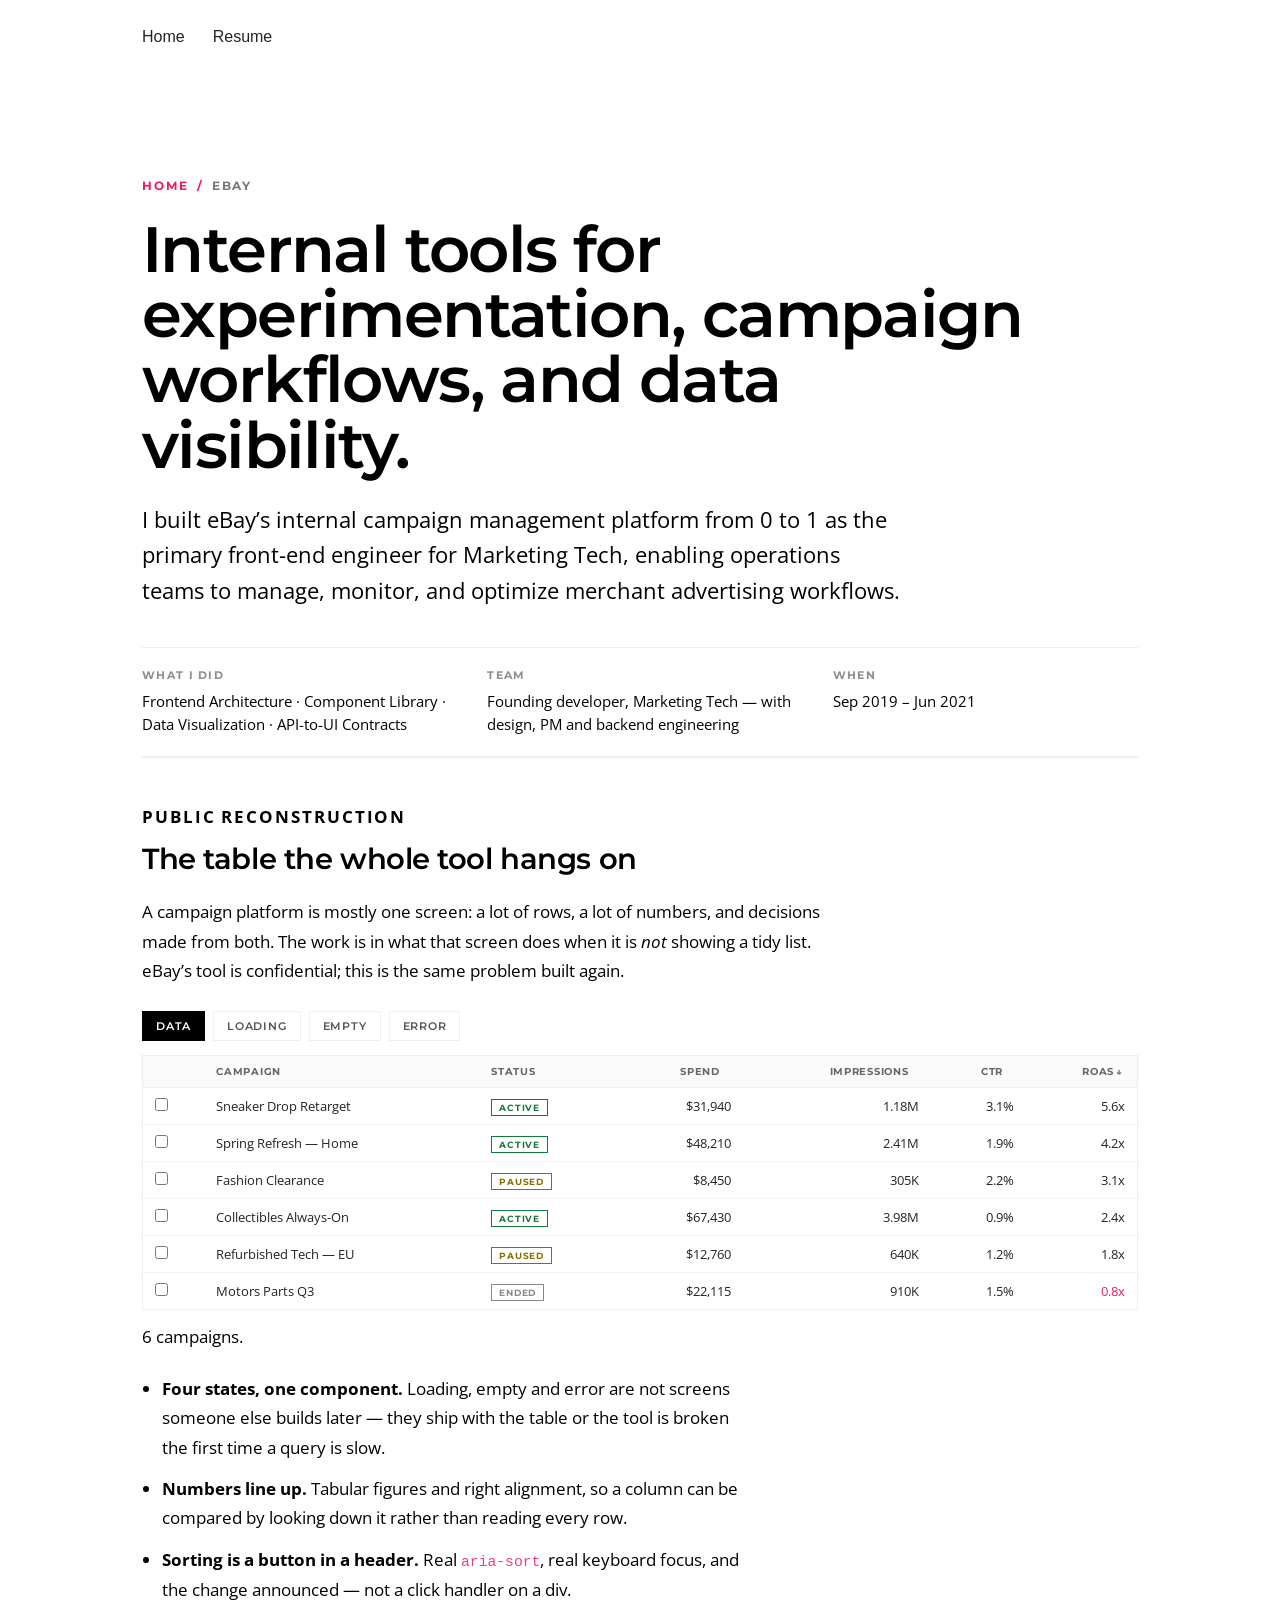
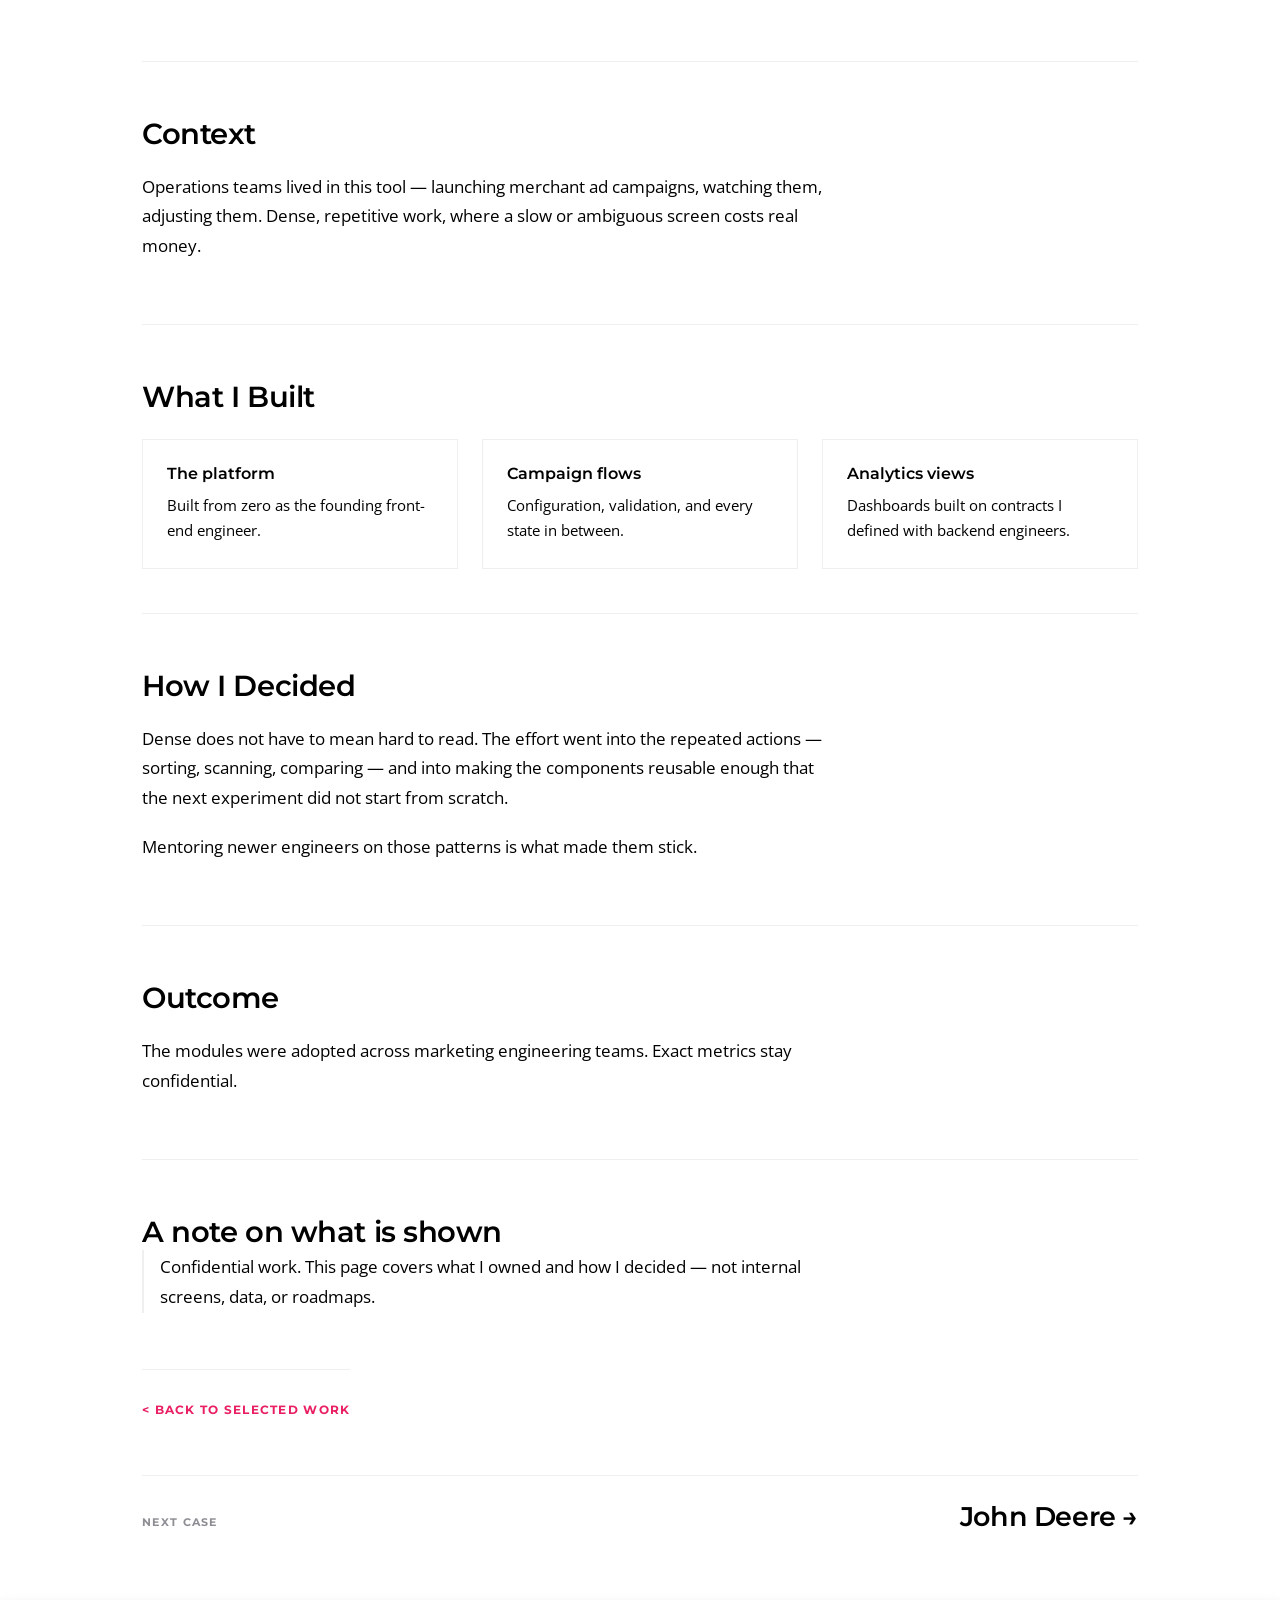
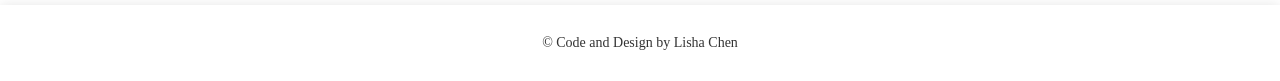
<file: ebay-tools.html>
<!DOCTYPE html>
<html lang="en">
   <head>
      <meta charset="utf-8">
      <title>eBay Experimentation Tools | Lisha Chen</title>
      <meta name="viewport" content="width=device-width, initial-scale=1.0">
      <meta name="description" content="UX engineering case study for eBay experimentation and data visualization tools.">
      <link href="img/favicon.png" rel="icon">
      <link href="https://fonts.googleapis.com/css?family=Montserrat:300,400,500,700|Open+Sans:300,400,700" rel="stylesheet">
      <link href="lib/bootstrap/css/bootstrap.min.css" rel="stylesheet">
      <link href="lib/font-awesome/css/font-awesome.min.css" rel="stylesheet">
      <link href="css/card.css?v=d72747bf" rel="stylesheet">
      <link href="css/style.css?v=03ba1bfb" rel="stylesheet">
      <link rel="canonical" href="https://lisagh.github.io/ebay-tools.html">
      <meta property="og:type" content="article">
      <meta property="og:site_name" content="Lisha Chen">
      <meta property="og:url" content="https://lisagh.github.io/ebay-tools.html">
      <meta property="og:title" content="eBay — Experimentation and campaign tooling">
      <meta property="og:description" content="UX engineering case study for eBay experimentation and data visualization tools.">
      <meta property="og:image" content="https://lisagh.github.io/img/og-card.png">
      <meta property="og:image:width" content="1200">
      <meta property="og:image:height" content="630">
      <meta property="og:image:alt" content="Lisha Chen — Engineer + Designer. A software engineer who designs.">
      <meta name="twitter:card" content="summary_large_image">
      <style>
        /* Not in style.css — defined here so the page stays self-contained. */
        .uxe-visually-hidden {
          clip: rect(0 0 0 0); clip-path: inset(50%); height: 1px; overflow: hidden;
          position: absolute; white-space: nowrap; width: 1px;
        }
        .cmp { margin-top: 26px; }
        .cmp-bar { align-items: center; display: flex; flex-wrap: wrap; gap: 8px; margin-bottom: 14px; }
        .cmp-bar button {
          background: #fff; border: 1px solid var(--uxe-rule); color: #555; cursor: pointer;
          font-family: Montserrat, sans-serif; font-size: .7rem; font-weight: 600;
          letter-spacing: .07em; padding: 7px 13px; text-transform: uppercase;
        }
        .cmp-bar button[aria-pressed="true"] { background: #000; border-color: #000; color: #fff; }
        .cmp-bar button:focus-visible { outline: 2px solid var(--uxe-accent); outline-offset: 2px; }
        .cmp-sel { color: #777; font-family: Montserrat, sans-serif; font-size: .7rem;
                   letter-spacing: .06em; margin-left: auto; text-transform: uppercase; }

        .cmp-wrap { border: 1px solid var(--uxe-rule); overflow-x: auto; }
        .cmp table { border-collapse: collapse; font-family: "Open Sans", Arial, sans-serif;
                     font-size: .84rem; min-width: 640px; width: 100%; }
        .cmp th, .cmp td { padding: 9px 12px; text-align: left; white-space: nowrap; }
        .cmp thead th {
          background: #fafafa; border-bottom: 1px solid var(--uxe-rule); color: #666;
          font-family: Montserrat, sans-serif; font-size: .64rem; font-weight: 700;
          letter-spacing: .07em; text-transform: uppercase;
        }
        .cmp thead th button {
          background: none; border: 0; color: inherit; cursor: pointer; font: inherit;
          letter-spacing: inherit; padding: 0; text-transform: inherit;
        }
        .cmp thead th button::after { content: ""; display: inline-block; width: 11px; }
        .cmp th[aria-sort="ascending"] button::after  { content: " \2191"; }
        .cmp th[aria-sort="descending"] button::after { content: " \2193"; }
        .cmp tbody tr { border-bottom: 1px solid #f3f3f3; }
        .cmp tbody tr:last-child { border-bottom: 0; }
        .cmp tbody tr[data-sel="1"] { background: #fff5f8; }
        .cmp .num { font-variant-numeric: tabular-nums; text-align: right; }
        .cmp .neg { color: var(--uxe-accent); }

        .cmp-pill {
          border: 1px solid currentColor; font-family: Montserrat, sans-serif; font-size: .58rem;
          font-weight: 700; letter-spacing: .08em; padding: 2px 7px; text-transform: uppercase;
        }
        .cmp-pill[data-s="active"] { color: #117a3d; }
        .cmp-pill[data-s="paused"] { color: #8a6d00; }
        .cmp-pill[data-s="ended"]  { color: #888; }

        .cmp-msg { color: #777; font-size: .9rem; padding: 46px 20px; text-align: center; }
        .cmp-msg strong { color: #000; display: block; font-family: Montserrat, sans-serif;
                          font-size: 1rem; margin-bottom: 6px; }
        .cmp-skel { background: #eee; height: 11px; }
        .cmp-note { color: #777; font-size: .82rem; margin-top: 12px; }
      </style>
   </head>
   <body>
      <header id="header">
         <div class="container col-lg-8 col-md-10 col-centered">
            <nav id="nav-menu-container">
               <ul class="nav-menu">
                  <li><a href="index.html">Home</a></li>
                  <li><a href="LishaChenResume.pdf" target="_blank">Resume</a></li>
               </ul>
            </nav>
         </div>
      </header>

            <main class="uxe-case container col-lg-8 col-md-10 col-centered">

         <section class="uxe-case-hero">
            <p class="uxe-kicker uxe-breadcrumb"><a href="index.html">Home</a><span>/</span>eBay</p>
            <h1>Internal tools for experimentation, campaign workflows, and data visibility.</h1>
            <p class="uxe-lede">I built eBay&rsquo;s internal campaign management platform from 0 to 1 as the primary front-end engineer for Marketing Tech, enabling operations teams to manage, monitor, and optimize merchant advertising workflows.</p>
         </section>


         <dl class="uxe-rolestrip">
            <div>
               <dt>What I did</dt>
               <dd>Frontend Architecture &middot; Component Library &middot; Data Visualization &middot; API-to-UI Contracts</dd>
            </div>
            <div>
               <dt>Team</dt>
               <dd>Founding developer, Marketing Tech &mdash; with design, PM and backend engineering</dd>
            </div>
            <div>
               <dt>When</dt>
               <dd>Sep 2019 &ndash; Jun 2021</dd>
            </div>
         </dl>


         <section class="uxe-case-section">
            <p class="uxe-kicker">Public reconstruction</p>
            <h2>The table the whole tool hangs on</h2>
            <p>
            A campaign platform is mostly one screen: a lot of rows, a lot of numbers, and
            decisions made from both. The work is in what that screen does when it is <em>not</em>
            showing a tidy list. eBay&rsquo;s tool is confidential; this is the same problem built again.
         </p>

            <div class="cmp">
               <div class="cmp-bar" role="group" aria-label="Show a state">
                  <button type="button" data-st="data"    aria-pressed="true">Data</button>
                  <button type="button" data-st="loading" aria-pressed="false">Loading</button>
                  <button type="button" data-st="empty"   aria-pressed="false">Empty</button>
                  <button type="button" data-st="error"   aria-pressed="false">Error</button>
                  <span class="cmp-sel" id="cmpSel"></span>
               </div>

               <div class="cmp-wrap">
                  <table id="cmpTable">
                     <caption class="uxe-visually-hidden">Campaign performance</caption>
                     <thead>
                        <tr>
                           <th scope="col"><span class="uxe-visually-hidden">Select</span></th>
                           <th scope="col" aria-sort="none"><button type="button" data-k="name">Campaign</button></th>
                           <th scope="col"><span>Status</span></th>
                           <th scope="col" class="num" aria-sort="none"><button type="button" data-k="spend">Spend</button></th>
                           <th scope="col" class="num" aria-sort="none"><button type="button" data-k="imp">Impressions</button></th>
                           <th scope="col" class="num" aria-sort="none"><button type="button" data-k="ctr">CTR</button></th>
                           <th scope="col" class="num" aria-sort="descending"><button type="button" data-k="roas">ROAS</button></th>
                        </tr>
                     </thead>
                     <tbody id="cmpBody"></tbody>
                  </table>
               </div>
               <p class="cmp-note" id="cmpStatus" role="status"></p>
            </div>

            <ul class="uxe-list">
               <li><strong>Four states, one component.</strong> Loading, empty and error are not
                   screens someone else builds later &mdash; they ship with the table or the tool is
                   broken the first time a query is slow.</li>
               <li><strong>Numbers line up.</strong> Tabular figures and right alignment, so a column
                   can be compared by looking down it rather than reading every row.</li>
               <li><strong>Sorting is a button in a header.</strong> Real <code>aria-sort</code>, real
                   keyboard focus, and the change announced &mdash; not a click handler on a div.</li>
            </ul>
         </section>


         <section class="uxe-case-section">
            <h2>Context</h2>
            <p>
            Operations teams lived in this tool &mdash; launching merchant ad campaigns, watching
            them, adjusting them. Dense, repetitive work, where a slow or ambiguous screen costs
            real money.
         </p>
         </section>


         <section class="uxe-case-section">
            <h2>What I Built</h2>
            <div class="uxe-detail-grid">
               <div>
                  <h3>The platform</h3>
                  <p>
                     Built from zero as the founding front-end engineer.
                  </p>
               </div>
               <div>
                  <h3>Campaign flows</h3>
                  <p>
                     Configuration, validation, and every state in between.
                  </p>
               </div>
               <div>
                  <h3>Analytics views</h3>
                  <p>
                     Dashboards built on contracts I defined with backend engineers.
                  </p>
               </div>
            </div>
         </section>


         <section class="uxe-case-section">
            <h2>How I Decided</h2>
            <p>
            Dense does not have to mean hard to read. The effort went into the repeated actions
            &mdash; sorting, scanning, comparing &mdash; and into making the components reusable
            enough that the next experiment did not start from scratch.
         </p>
         <p>
            Mentoring newer engineers on those patterns is what made them stick.
         </p>
         </section>


         <section class="uxe-case-section">
            <h2>Outcome</h2>
            <p>
            The modules were adopted across marketing engineering teams. Exact metrics stay confidential.
         </p>
         </section>


         <section class="uxe-case-section">
            <h2>A note on what is shown</h2>
            <p class="uxe-casenote">
            Confidential work. This page covers what I owned and how I decided &mdash; not internal
            screens, data, or roadmaps.
         </p>
         </section>


         <a class="uxe-back-link uxe-back-link-bottom" href="index.html">Back to selected work</a>

         <a class="uxe-nextcase" href="deere.html">
            <span class="uxe-nextcase-label">Next case</span>
            <span class="uxe-nextcase-name">John Deere &rarr;</span>
         </a>
      </main>

      <footer id="footer" style="position: relative;">
         <div class="container">
            <div class="copyright text-center">&copy; Code and Design by Lisha Chen</div>
         </div>
      </footer>
      <script src="lib/jquery/jquery.min.js"></script>
      <script src="lib/jquery/jquery-migrate.min.js"></script>
      <script src="lib/wow/wow.min.js"></script>
      <script src="lib/superfish/superfish.min.js"></script>
      <script src="js/main.js"></script>
      <script>
      (function () {
        var body = document.getElementById("cmpBody");
        if (!body) return;
        var statusEl = document.getElementById("cmpStatus");
        var selEl = document.getElementById("cmpSel");

        var ROWS = [
          { name: "Spring Refresh \u2014 Home",   st: "active", spend: 48210, imp: 2410000, ctr: 1.9, roas: 4.2 },
          { name: "Sneaker Drop Retarget",        st: "active", spend: 31940, imp: 1180000, ctr: 3.1, roas: 5.6 },
          { name: "Refurbished Tech \u2014 EU",   st: "paused", spend: 12760, imp:  640000, ctr: 1.2, roas: 1.8 },
          { name: "Collectibles Always-On",       st: "active", spend: 67430, imp: 3980000, ctr: 0.9, roas: 2.4 },
          { name: "Motors Parts Q3",              st: "ended",  spend: 22115, imp:  910000, ctr: 1.5, roas: 0.8 },
          { name: "Fashion Clearance",            st: "paused", spend:  8450, imp:  305000, ctr: 2.2, roas: 3.1 }
        ];
        var sortKey = "roas", sortDir = -1, selected = {};

        function money(n) { return "$" + n.toLocaleString("en-US"); }
        function big(n) { return n >= 1e6 ? (n / 1e6).toFixed(2) + "M" : (n / 1e3).toFixed(0) + "K"; }

        function cell(tag, cls, text) {
          var el = document.createElement(tag);
          if (cls) el.className = cls;
          if (text !== undefined) el.textContent = text;
          return el;
        }

        function renderData() {
          var rows = ROWS.slice().sort(function (a, b) {
            var x = a[sortKey], y = b[sortKey];
            return (typeof x === "string" ? x.localeCompare(y) : x - y) * sortDir;
          });
          body.innerHTML = "";
          rows.forEach(function (r, i) {
            var tr = document.createElement("tr");
            if (selected[r.name]) tr.setAttribute("data-sel", "1");

            var tdc = cell("td");
            var cb = document.createElement("input");
            cb.type = "checkbox"; cb.checked = !!selected[r.name];
            cb.setAttribute("aria-label", "Select " + r.name);
            cb.addEventListener("change", function () {
              if (cb.checked) selected[r.name] = true; else delete selected[r.name];
              renderData(); updateSel();
            });
            tdc.appendChild(cb); tr.appendChild(tdc);

            tr.appendChild(cell("td", null, r.name));

            var tds = cell("td");
            var pill = cell("span", "cmp-pill", r.st);
            pill.setAttribute("data-s", r.st);
            tds.appendChild(pill); tr.appendChild(tds);

            tr.appendChild(cell("td", "num", money(r.spend)));
            tr.appendChild(cell("td", "num", big(r.imp)));
            tr.appendChild(cell("td", "num", r.ctr.toFixed(1) + "%"));
            tr.appendChild(cell("td", "num" + (r.roas < 1 ? " neg" : ""), r.roas.toFixed(1) + "x"));
            body.appendChild(tr);
          });
        }

        function updateSel() {
          var n = Object.keys(selected).length;
          selEl.textContent = n ? n + " selected \u00b7 Pause  Duplicate  Export" : "";
        }

        function message(title, detail) {
          body.innerHTML = "";
          var tr = document.createElement("tr"), td = cell("td");
          td.colSpan = 7; td.className = "cmp-msg";
          td.appendChild(cell("strong", null, title));
          td.appendChild(document.createTextNode(detail));
          tr.appendChild(td); body.appendChild(tr);
        }

        function skeleton() {
          body.innerHTML = "";
          for (var i = 0; i < 5; i++) {
            var tr = document.createElement("tr");
            for (var c = 0; c < 7; c++) {
              var td = cell("td");
              var s = cell("div", "cmp-skel");
              s.style.width = c === 1 ? "70%" : "48%";
              s.style.opacity = String(0.9 - i * 0.14);
              td.appendChild(s); tr.appendChild(td);
            }
            body.appendChild(tr);
          }
        }

        function show(st) {
          if (st === "data")    { renderData(); statusEl.textContent = ROWS.length + " campaigns."; }
          if (st === "loading") { skeleton();   statusEl.textContent = "Loading campaigns."; }
          if (st === "empty")   { message("No campaigns match", "Clear a filter, or create a campaign to get started.");
                                  statusEl.textContent = "No results."; }
          if (st === "error")   { message("Could not load campaigns", "The reporting service did not respond. Retry \u2014 nothing was changed.");
                                  statusEl.textContent = "Failed to load."; }
        }

        var tabs = document.querySelectorAll(".cmp-bar button");
        Array.prototype.forEach.call(tabs, function (b) {
          b.addEventListener("click", function () {
            Array.prototype.forEach.call(tabs, function (o) {
              o.setAttribute("aria-pressed", String(o === b));
            });
            show(b.getAttribute("data-st"));
          });
        });

        Array.prototype.forEach.call(document.querySelectorAll("#cmpTable thead button"), function (b) {
          b.addEventListener("click", function () {
            var k = b.getAttribute("data-k");
            sortDir = (k === sortKey) ? -sortDir : (k === "name" ? 1 : -1);
            sortKey = k;
            Array.prototype.forEach.call(document.querySelectorAll("#cmpTable thead th"), function (th) {
              if (th.hasAttribute("aria-sort")) th.setAttribute("aria-sort", "none");
            });
            b.closest("th").setAttribute("aria-sort", sortDir === 1 ? "ascending" : "descending");
            renderData();
            statusEl.textContent = "Sorted by " + b.textContent + ", " +
              (sortDir === 1 ? "ascending" : "descending") + ".";
          });
        });

        show("data");
      })();
      </script>
   </body>
</html>
</file>
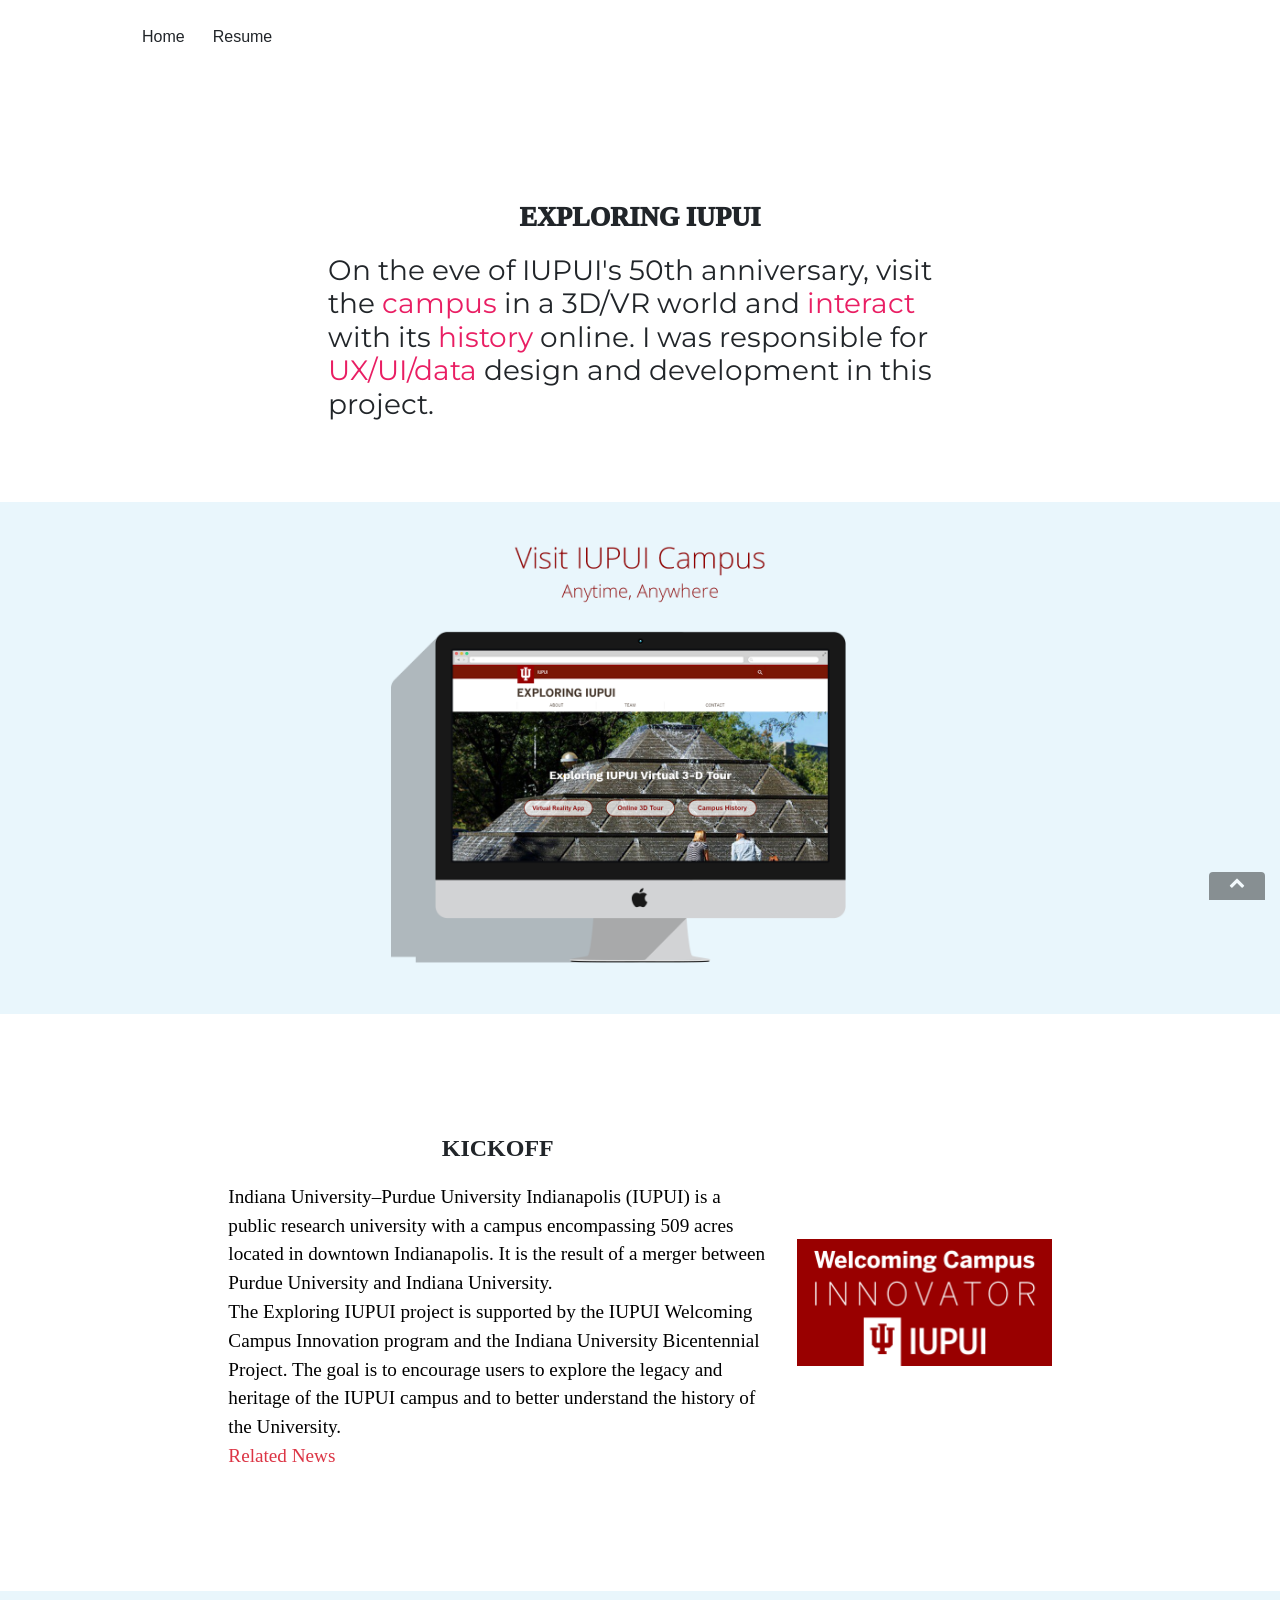
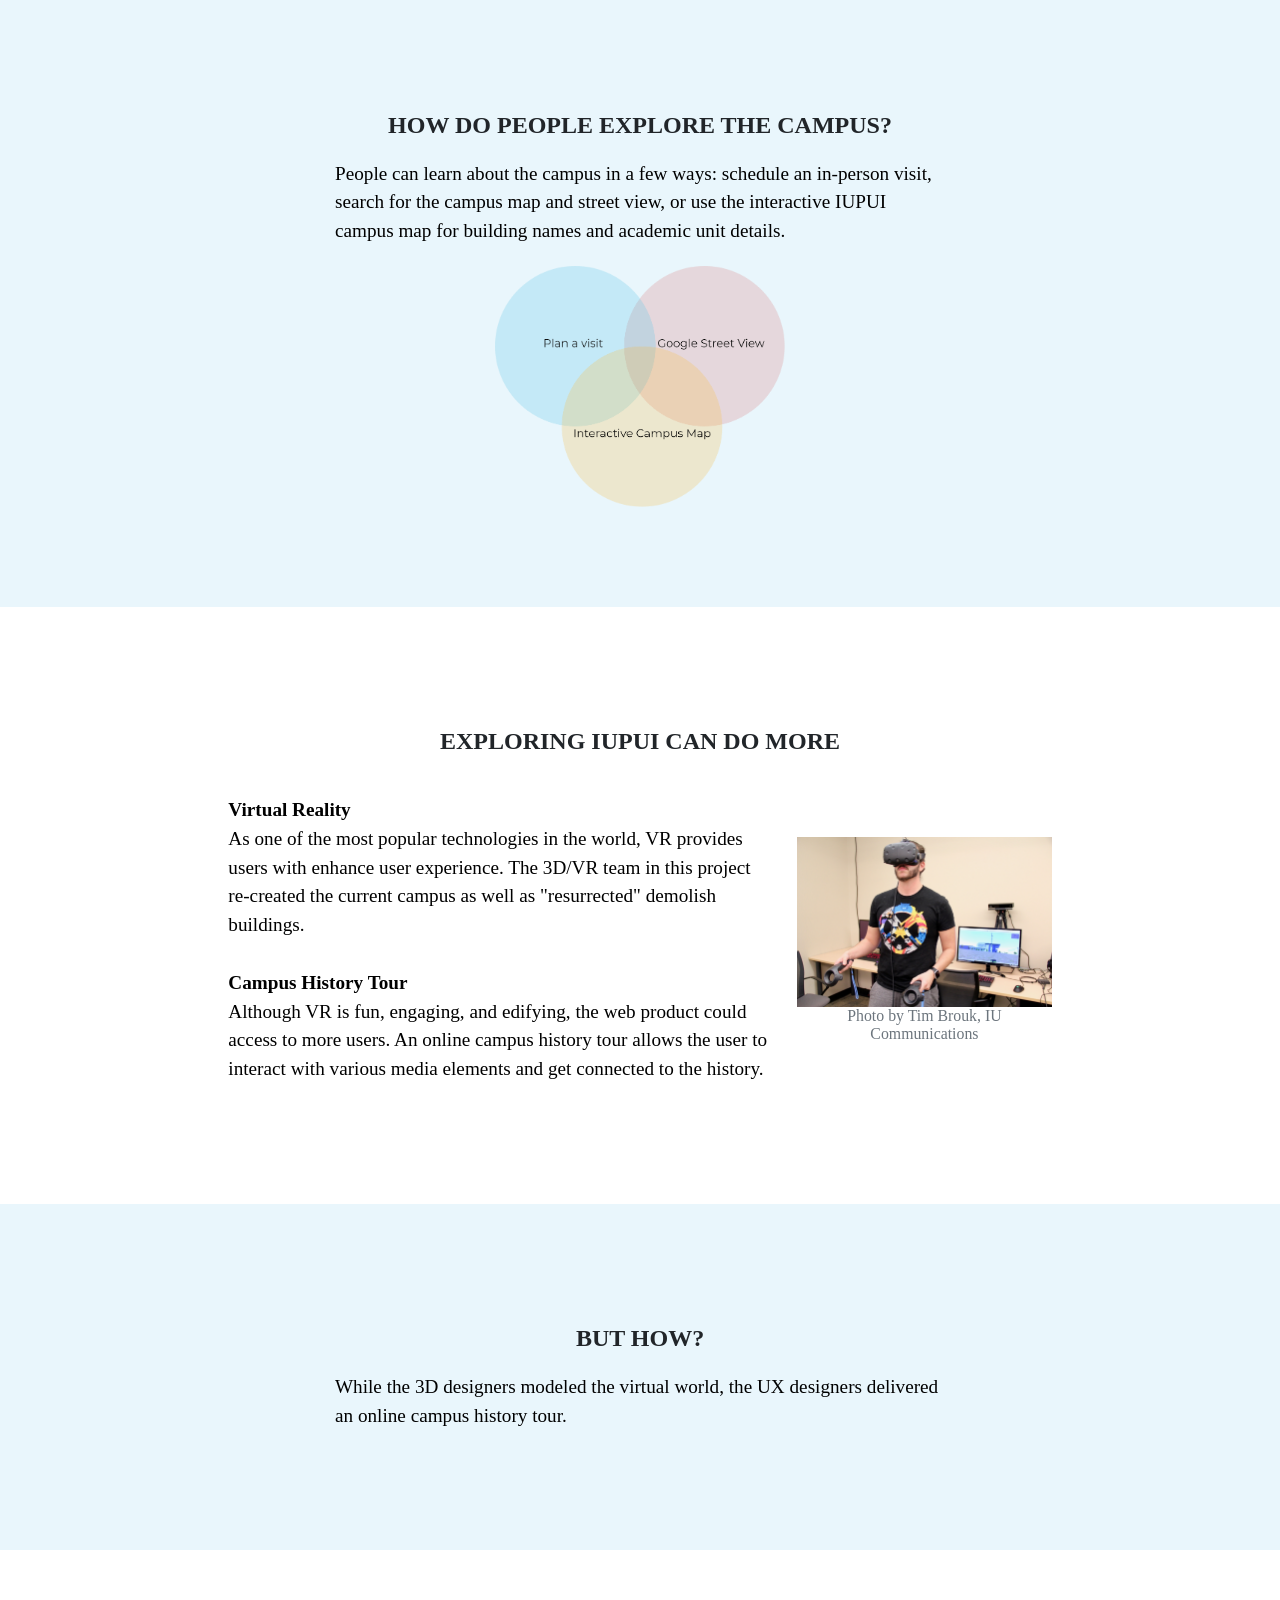
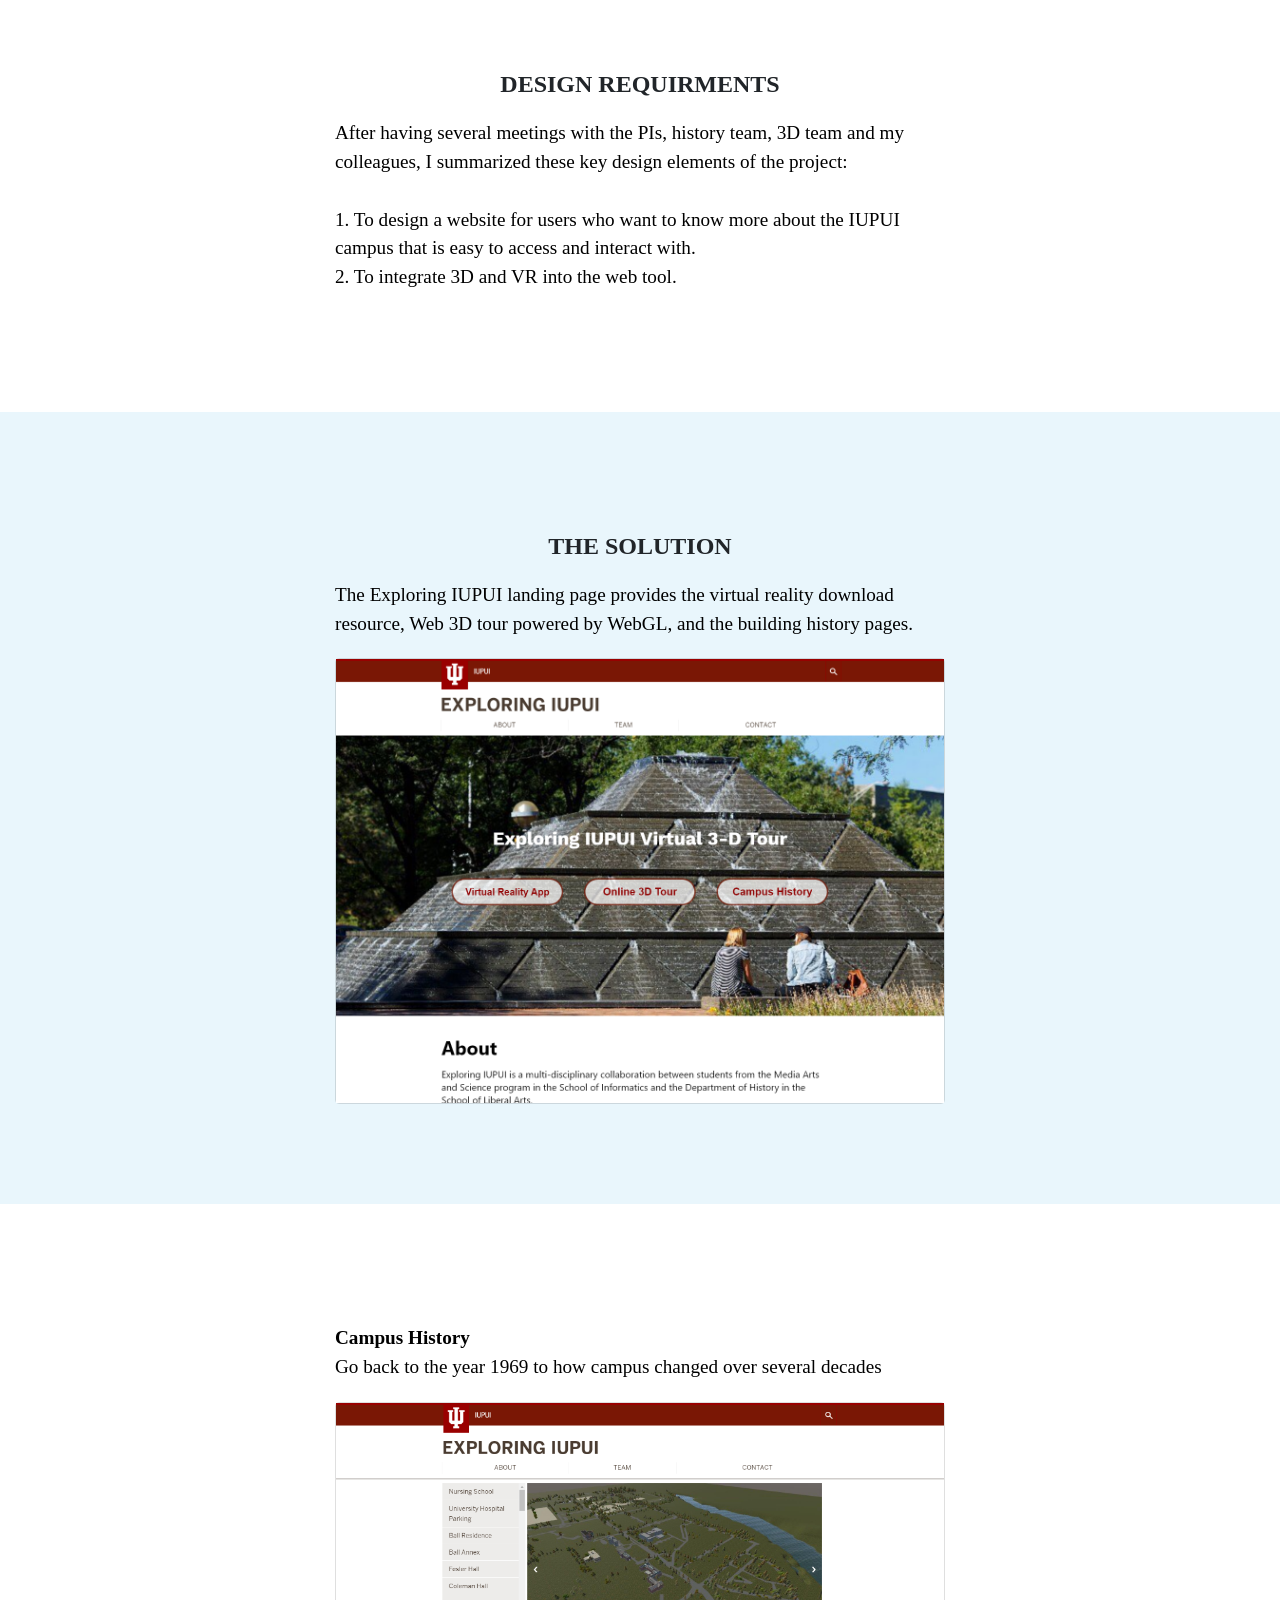
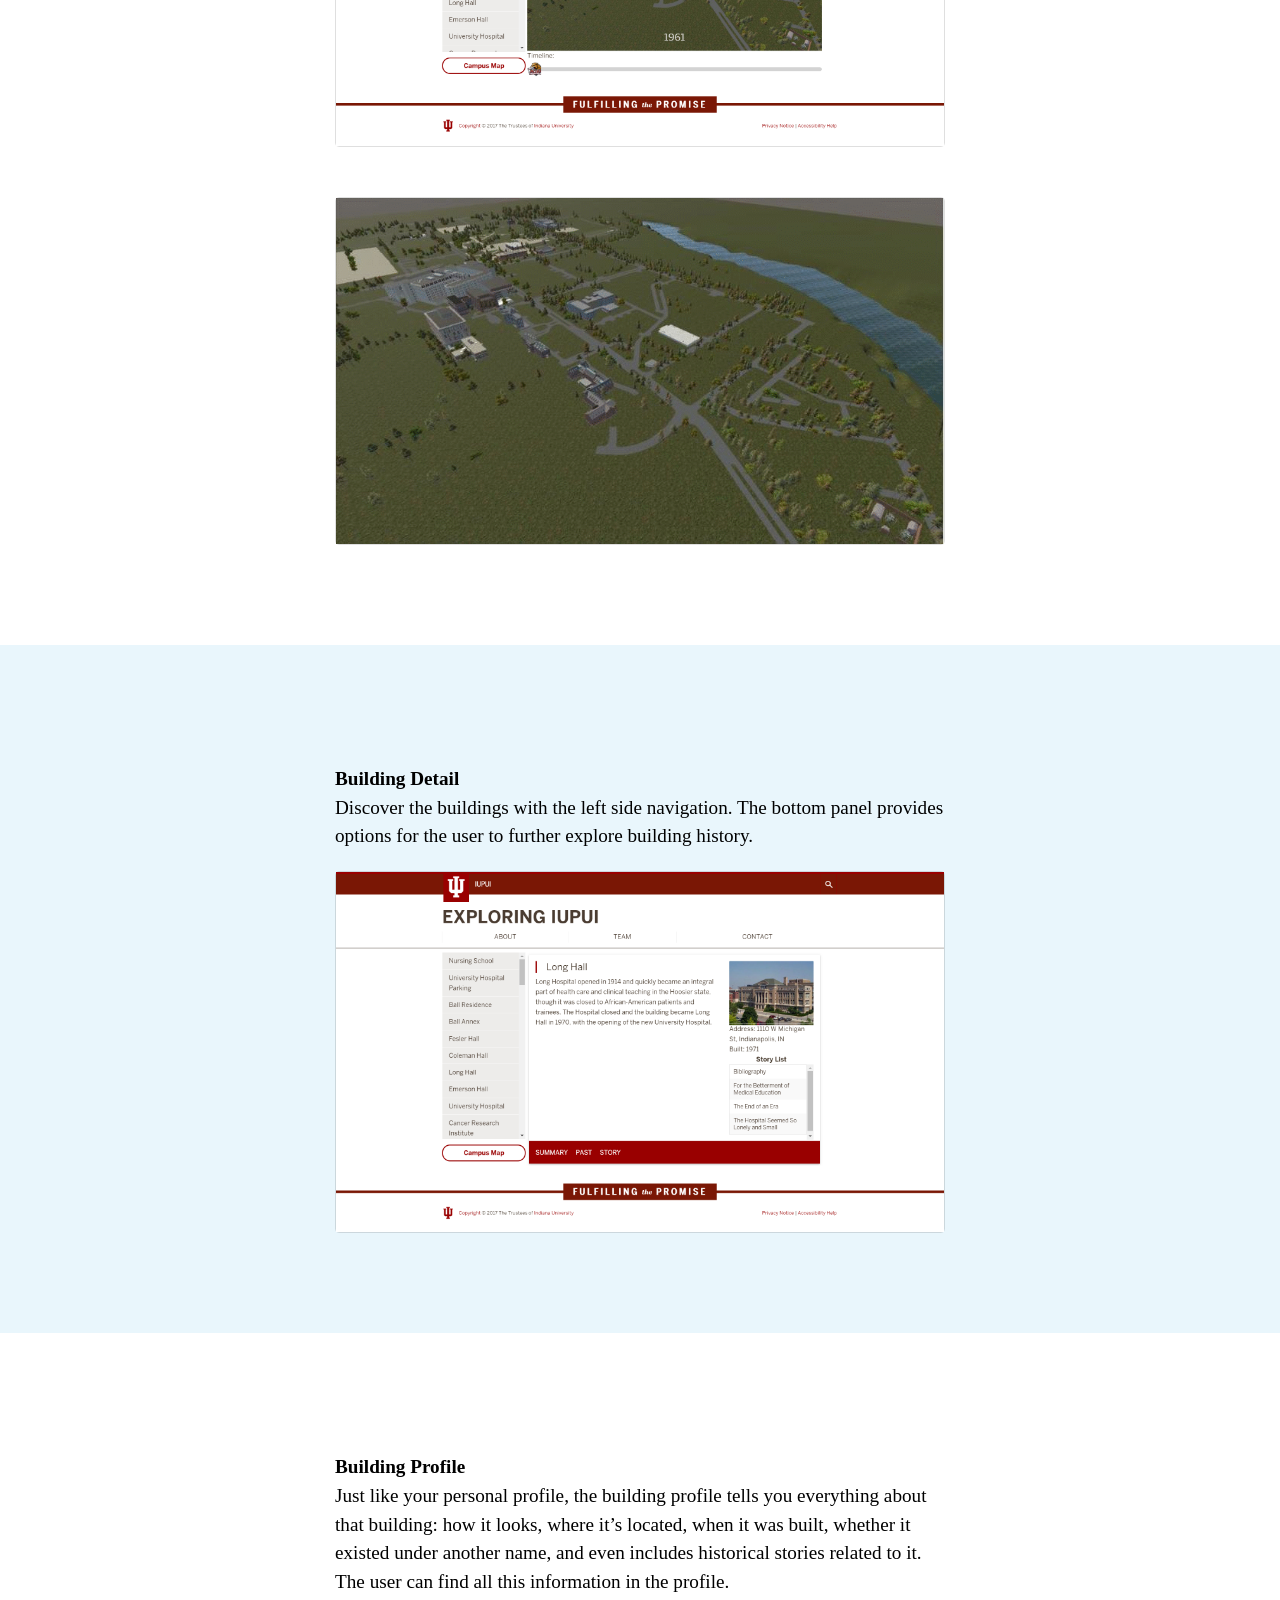
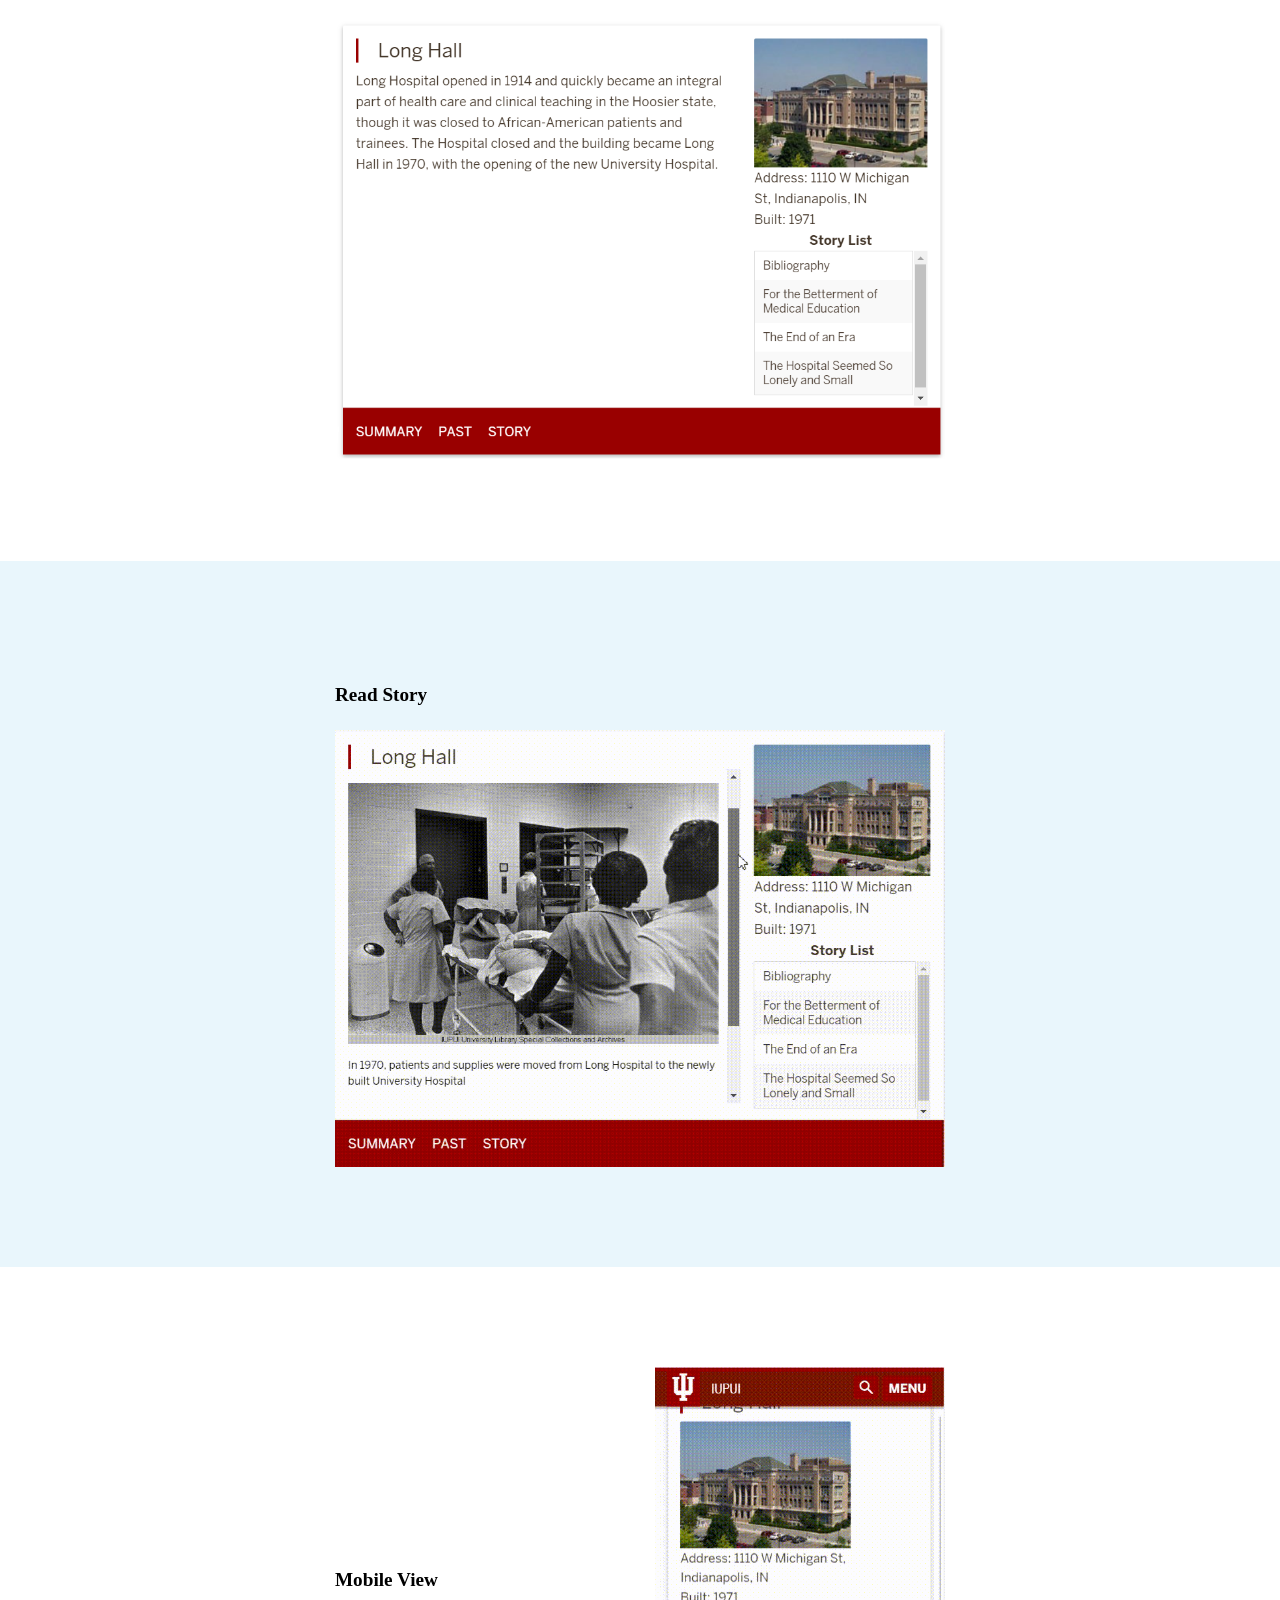
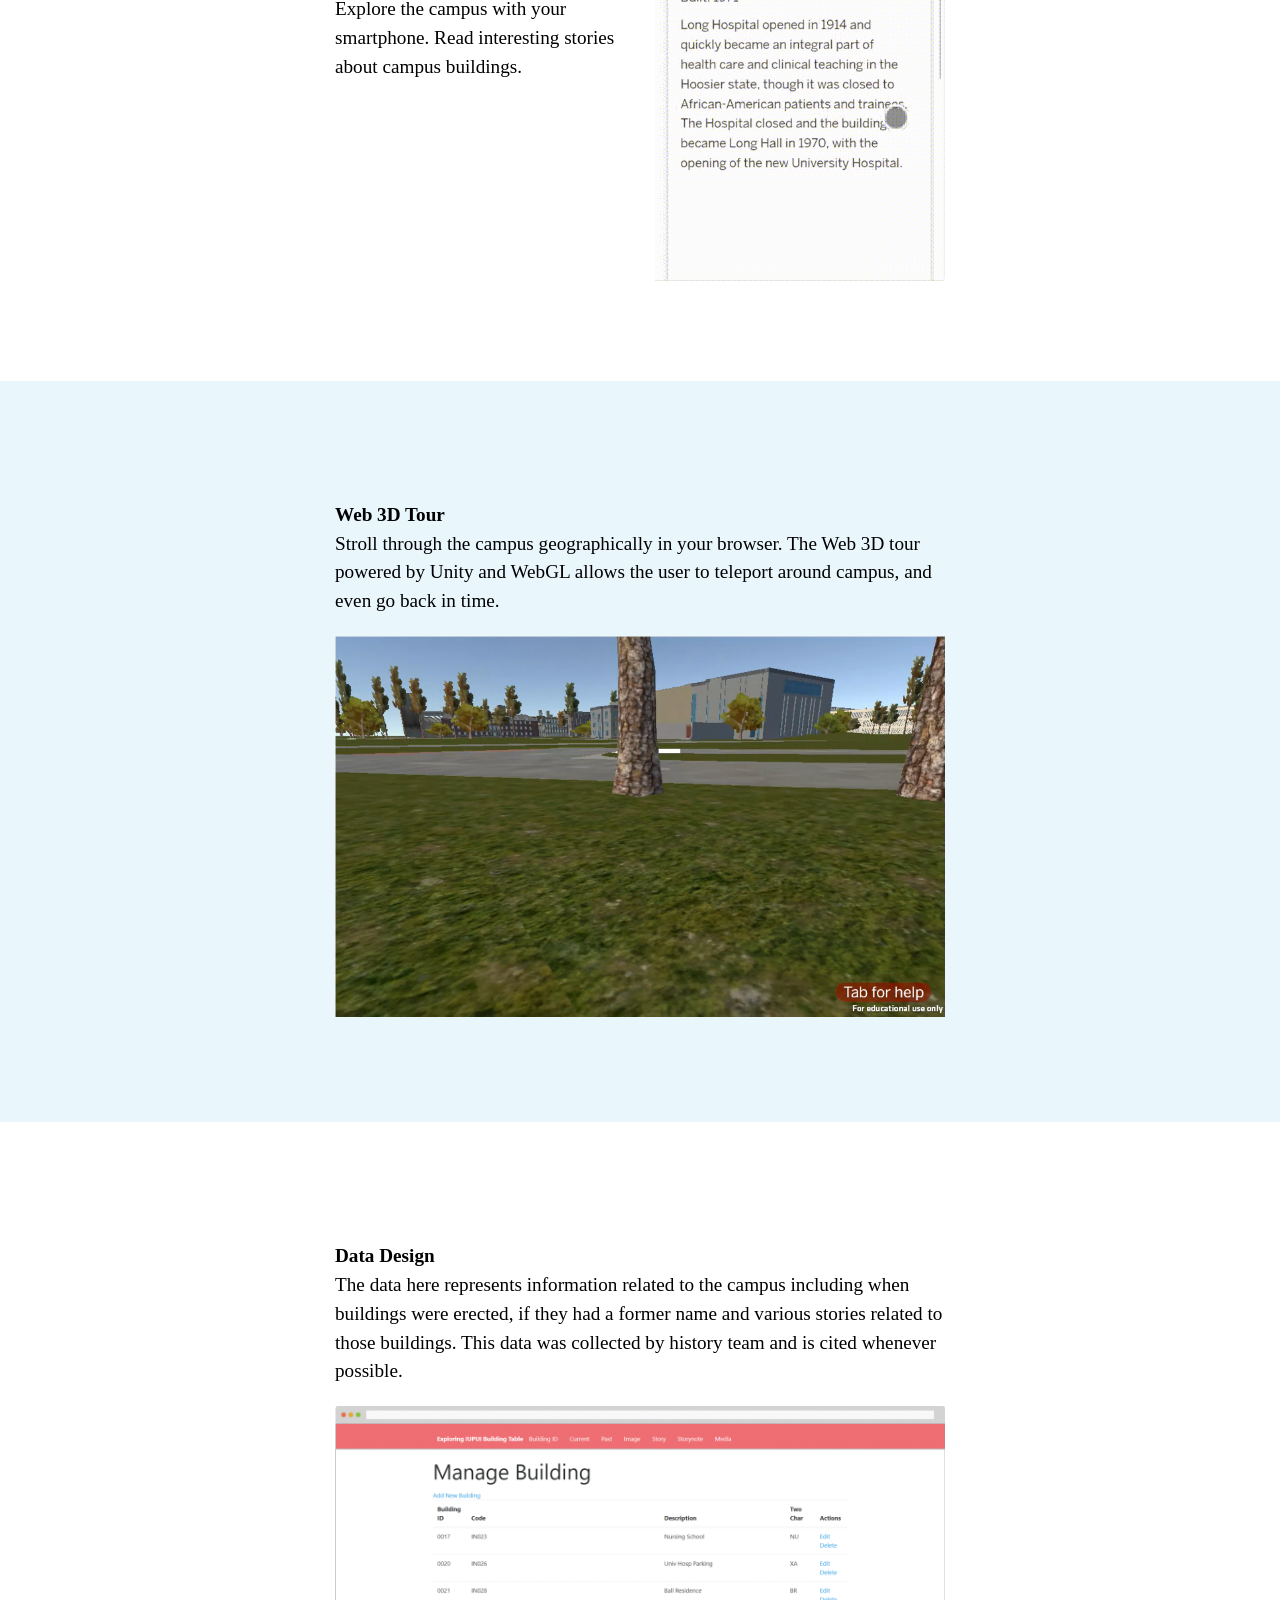
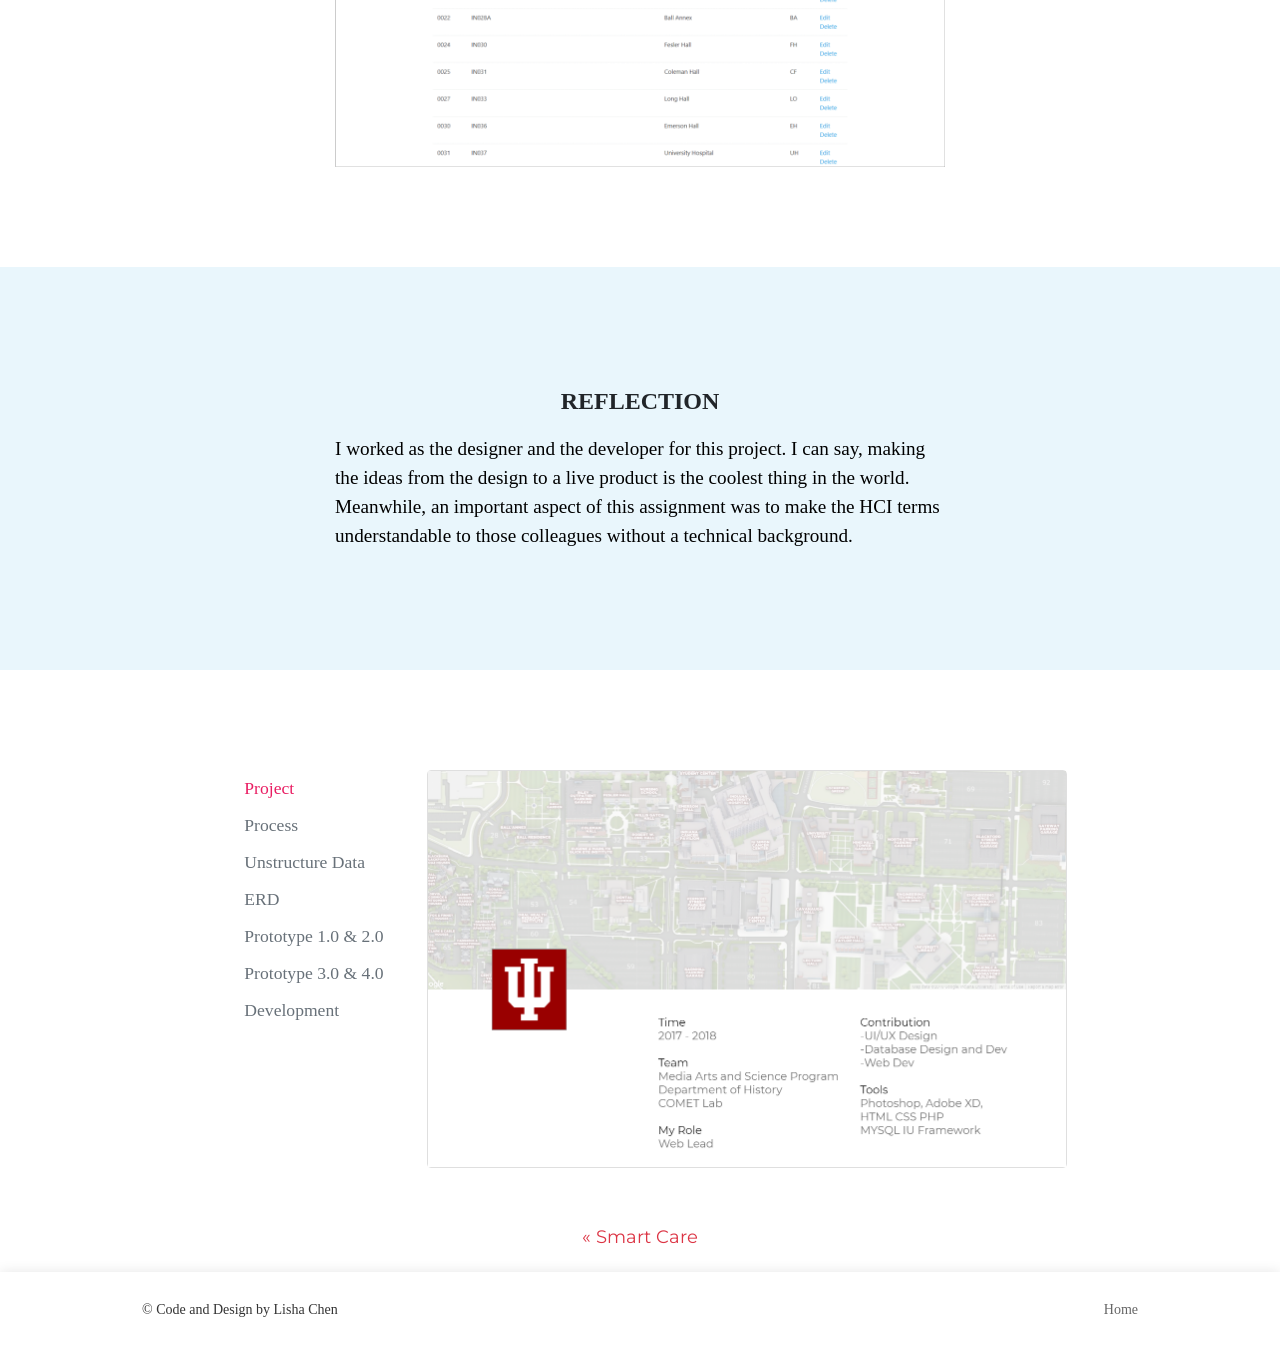
<file: exploring.html>
<!DOCTYPE html>
<html lang="en">
   <head>
      <meta charset="utf-8">
      <meta name="description" content="A 3D and VR campus history experience: UX, UI, and data design for an interactive tour. HCI graduate project, 2018.">
      <title>Exploring IUPUI | Lisha Chen</title>
      <meta content="width=device-width, initial-scale=1.0" name="viewport">
      <meta content="" name="Lisha UX Portfolio">
      <meta content="" name="Lisha UX Portfolio; IUPUI; Online Campus; VR; Design">
      <!-- Favicons -->
      <link href="img/favicon.png" rel="icon">
      <!-- Google Fonts -->
      <link href="https://fonts.googleapis.com/css?family=Montserrat:300,400,500,700|Open+Sans:300,300i,400,400i,700,700i" rel="stylesheet">
      <!-- Bootstrap CSS File -->
      <link href="lib/bootstrap/css/bootstrap.min.css" rel="stylesheet">
      <!-- Libraries CSS Files -->
      <link href="lib/animate/animate.min.css" rel="stylesheet">
      <link href="lib/font-awesome/css/font-awesome.min.css" rel="stylesheet">
      <link href="lib/magnific-popup/magnific-popup.css" rel="stylesheet">
      <!-- Main Stylesheet File -->
      <link href="css/card.css?v=d72747bf" rel="stylesheet">
      <link href="css/style.css?v=03ba1bfb" rel="stylesheet">
      <style type="text/css">
         .column {
         -ms-flex: 25%; /* IE10 */
         flex: 25%;
         max-width: 25%;
         padding: 0 4px;
         }
         .column img {
         margin-top: 8px;
         vertical-align: middle;
         }
         @media screen and (max-width: 400px) {
         #intro {
         }
         }
         /* Responsive layout - makes a two column-layout instead of four columns */
         @media screen and (max-width: 800px) {
         .column {
         -ms-flex: 50%;
         flex: 50%;
         max-width: 50%;
         }
         }
         /* Responsive layout - makes the two columns stack on top of each other instead of next to each other */
         @media screen and (max-width: 600px) {
         .column {
         -ms-flex: 100%;
         flex: 100%;
         max-width: 100%;
         }
         }
      </style>
      <link rel="canonical" href="https://lisagh.github.io/exploring.html">
      <meta property="og:type" content="article">
      <meta property="og:site_name" content="Lisha Chen">
      <meta property="og:url" content="https://lisagh.github.io/exploring.html">
      <meta property="og:title" content="Exploring IUPUI — 3D campus history">
      <meta property="og:description" content="A 3D and VR campus history experience: UX, UI, and data design for an interactive tour. HCI graduate project, 2018.">
      <meta property="og:image" content="https://lisagh.github.io/img/og-card.png">
      <meta property="og:image:width" content="1200">
      <meta property="og:image:height" content="630">
      <meta property="og:image:alt" content="Lisha Chen — Engineer + Designer. A software engineer who designs.">
      <meta name="twitter:card" content="summary_large_image">
   </head>
   <body>
      <!--==========================
         Header
         
         ============================-->
      <header id="header">
         <div class="container col-lg-8  col-md-10 col-centered">
            <nav id="nav-menu-container">
               <ul class="nav-menu">
                  <li><a href="index.html">Home</a></li>
            <li><a href="LishaChenResume.pdf" target="_blank">Resume</a></li>
               </ul>
            </nav>
            <!-- #nav-menu-container -->
         </div>
      </header>
      <!-- #header -->
      <!--==========================
         Intro Section
         
         ============================-->
      <!-- #intro -->
      <main id="main">
         <section class="block starter" >
            <div class="col-lg-6 col-md-8 col-centered text">
               <h1>EXPLORING IUPUI</h1>
               <h3>
                On the eve of IUPUI's 50th anniversary, visit the <span style="color: #E91E63">campus</span> in a 3D/VR world and <span style="color: #E91E63">interact</span> with its <span style="color: #E91E63">history</span> online. I was responsible for <span style="color: #E91E63">UX/UI/data</span> design and development in this project.</h3>
            </div>
            <div class="row" style="background-color: #E9F6FC">
               <div class="col-lg-8 col-md-10 col-centered"  >
                  <div class="section-bg img-fluid">
                     <img src="img/explore/screen.png" alt="The Exploring IUPUI experience shown on screen">
                  </div>
               </div>
            </div>
         </section>
         <section class="block">
            <div class="row">
               <div class="col-lg-8 col-md-10 col-centered ">
                  
                  <div class="row">
                     <div class="col-lg-8 col-md-8">
                        <h4>kickoff</h4>
                        <p>Indiana University–Purdue University Indianapolis (IUPUI) is a public research university with a campus encompassing 509 acres located in downtown Indianapolis. It is the result of a merger between Purdue University and Indiana University.<br>The Exploring IUPUI project is supported by the IUPUI Welcoming Campus Innovation program and the Indiana University Bicentennial Project. The goal is to encourage users to explore the legacy and heritage of the IUPUI campus and to better understand the history of the University.  <br>
                        <a href="https://news.iu.edu/stories/2017/10/iupui/inside/18-campus-virtual-tour.html">  Related News </a></p>
                     </div>
                     <div class="col-lg-4 col-md-4 section-bg img-fluid align-self-center"> 
                        <img src="img/explore/innovator.png" alt="The project kickoff brief"> 
                     </div>
                  </div>
               </div>
            </div>
         </section>
         <section class="block-c" >
            <div class="row">
               <div class="col-lg-6 col-md-8 col-centered">
                  <h4>How do people explore the campus?</h4>
                  <p>People can learn about the campus in a few ways: schedule an in-person visit, search for the campus map and street view, or use the interactive IUPUI campus map for building names and academic unit details.</p>
                  <div class="row">
                     <div class="col-lg-6 col-md-8 col-centered section-bg img-fluid">
                        <img src="img/explore/campus.png" alt="How people currently explore the IUPUI campus">
                     </div>
                  </div>
               </div>
            </div>
         </section>
           <section class="block" >
            <div class="row">
               <div class="col-lg-8 col-md-10 col-centered ">
                   <h4>Exploring IUPUI can do more</h4>
                   <div class="row">
                     <div class="col-lg-8 col-md-8">
                        
                        <p><b>Virtual Reality</b><br>As one of the most popular technologies in the world, VR provides users with enhance user experience. The 3D/VR team in this project re-created the current campus as well as "resurrected" demolish buildings.<br><br>
                        <b>Campus History Tour</b><br>
                        Although VR is fun, engaging, and edifying, the web product could access to more users. An online campus history tour allows the user to interact with various media elements and get connected to the history.
                        </p>
                     </div>
                     <div class="col-lg-4 col-md-4 section-bg img-fluid align-self-center"> 
                        <img src="img/explore/news.jpg" alt="Press coverage of the IUPUI virtual campus tour"> <figcaption class="figure-caption">Photo by Tim Brouk, IU Communications</figcaption>
                     </div>
                  </div>
               </div>
            </div>
         </section>
         <section class="block-c" >
            <div class="row">
               <div class="col-lg-6 col-md-8 col-centered">
                  <h4>But how?</h4>
                  <p>While the 3D designers modeled the virtual world, the UX designers delivered an online campus history tour.</p>
               </div>
            </div>
         </section>
         <section class="block" >
            <div class="row">
               <div class="col-lg-6 col-md-8 col-centered">
                  <h4>Design Requirments</h4>
                  <p>After having several meetings with the PIs, history team, 3D team and my colleagues, I summarized these key design elements of the project:<br><br>1. To design a website for users who want to know more about the IUPUI campus that is easy to access and interact with.<br>2. To integrate 3D and VR into the web tool. </p>
                 
               </div>
            </div>
         </section>
         <section class="block-c">
            <div class="row">
               <div class="col-lg-6 col-md-8 col-centered ">
                        <h4>The Solution</h4>
                        <p>The Exploring IUPUI landing page provides the virtual reality download resource, Web 3D tour powered by WebGL, and the building history pages. </p>
                     <div class="section-bg img-fluid card"> 
                        <img src="img/explore/landing.png" alt="The landing page of the Exploring IUPUI experience">
                     </div>
               </div>
            </div>
         </section>
         <section class="block">
            <div class="row">
               <div class="col-lg-6 col-md-8 col-centered ">
                  <p><b>Campus History</b><br>
                    Go back to the year 1969 to how campus changed over several decades</p>
                  <div class="section-bg img-fluid card"> 
                        <img src="img/explore/tl.png" alt="The campus history timeline">
                     </div>
                  <div style="padding-top: 50px;">
                    
                     <div class="section-bg img-fluid card"> 
                        <img src="img/explore/tl-fast.gif" alt="Animation of scrubbing through the history timeline"> 
                     </div>
                  </div>
                    
               </div>
            </div>
         </section>
         <section class="block-c">
            <div class="row">
               <div class="col-lg-6 col-md-8 col-centered ">
                  <p><b>Building Detail</b><br>
                    Discover the buildings with the left side navigation. The bottom panel provides options for the user to further explore building history. </p>
                  <div class="section-bg img-fluid card"> 
                        <img src="img/explore/building.png" alt="A campus building rendered in 3D">
                     </div>
               </div>
            </div>
         </section>
         <section class="block">
            <div class="row">
               <div class="col-lg-6 col-md-8 col-centered ">
                  <p><b>Building Profile</b><br>
                    Just like your personal profile, the building profile tells you everything about that building: how it looks, where it’s located, when it was built, whether it existed under another name, and even includes historical stories related to it. The user can find all this information in the profile.</p>
                  <div class="section-bg img-fluid"> 
                        <img src="img/explore/card.png" alt="An information card for a campus landmark">
                     </div>
               </div>
            </div>
         </section>
         <section class="block-c" >
            <div class="row">
                <div class="col-lg-6 col-md-8 col-centered ">
                  <p><b>Read Story</b><br></p>
                  <div class="section-bg img-fluid"> 
                        <img src="img/explore/story.gif" alt="Animation of a campus story unfolding">
                     </div>
               </div>
            </div>
         </section>
         <section class="block" >
            <div class="row">
               <div class="col-lg-6 col-md-8 col-centered">
                   <div class="row">
                     <div class="align-self-center col-lg-6 col-md-6">
                        <p><b>Mobile View</b><br>Explore the campus with your smartphone. Read interesting stories about campus buildings.</p>
                     </div>
                     <div class="col-lg-6 col-md-6 section-bg img-fluid">
                          <img src="img/explore/mobile.gif" alt="Animation of the experience on mobile">
                     </div>
                  </div>
                 
               </div>
            </div>
         </section>
         <section class="block-c">
            <div class="row">
               <div class="col-lg-6 col-md-8 col-centered ">
                  <p><b>Web 3D Tour</b><br>Stroll through the campus geographically in your browser. The Web 3D tour powered by Unity and WebGL allows the user to teleport around campus, and even go back in time.</p>
                  <div class="section-bg img-fluid"> 
                        <video width="100%" autoplay loop muted>
                          <source src="img/explore/3d.webm" type="video/webm">
                           <source src="img/explore/3d.mp4" type="video/mp4">
                          Your browser does not support the video tag.
                        </video>
                     </div>
               </div>
            </div>
         </section>
         <section class="block" >
            <div class="row">
               <div class="col-lg-6 col-md-8 col-centered ">
                  <P><b>Data Design</b><br>
                    The data here represents information related to the campus including when buildings were erected, if they had a former name and various stories related to those buildings. This data was collected by history team and is cited whenever possible.</p>
                  <div class="section-bg img-fluid" style="background-color: #fff;"> 
                        <img src="img/explore/crud.gif" alt="Animation of the content management interface">
                  </div>
               </div> 
            </div>
         </section>
         <section class="block-c" >
            <div class="row">
               <div class="col-lg-6 col-md-8 col-centered">
                  <h4>Reflection</h4>
                  <p>I worked as the designer and the developer for this project. I can say, making the ideas from the design to a live product is the coolest thing in the world. Meanwhile, an important aspect of this assignment was to make the HCI terms understandable to those colleagues without a technical background.</p>
               </div>
            </div>
         </section>
         <section class="block" id="process" >
             <div class="row">
               <div class="col-lg-8 col-md-10 col-sm-12 col-centered">
                
                 <div class="row">
                  <div class="col-lg-3 col-md-4 col-sm-2 col-xs-*">
                      <div class="process nav nav-pills" id="v-pills-tab" role="tablist" aria-orientation="vertical">
                          <a class="nav-link active" id="v-pills-1-tab" data-toggle="pill" href="#v-pills-1" role="tab" aria-controls="v-pills-1" aria-selected="true">Project</a>
                          <a class="nav-link" id="v-pills-2-tab" data-toggle="pill" href="#v-pills-2" role="tab" aria-controls="v-pills-2" aria-selected="false">Process</a>
                          <a class="nav-link" id="v-pills-3-tab" data-toggle="pill" href="#v-pills-3" role="tab" aria-controls="v-pills-3" aria-selected="false">Unstructure Data</a>
                          <a class="nav-link" id="v-pills-4-tab" data-toggle="pill" href="#v-pills-4" role="tab" aria-controls="v-pills-4" aria-selected="false">ERD</a>
                          <a class="nav-link" id="v-pills-5-tab" data-toggle="pill" href="#v-pills-5" role="tab" aria-controls="v-pills-5" aria-selected="false">Prototype 1.0 & 2.0</a>
                          <a class="nav-link" id="v-pills-6-tab" data-toggle="pill" href="#v-pills-6" role="tab" aria-controls="v-pills-6" aria-selected="false">Prototype 3.0 & 4.0</a>
                          <a class="nav-link" id="v-pills-7-tab" data-toggle="pill" href="#v-pills-7" role="tab" aria-controls="v-pills-7" aria-selected="false">Development</a>
                        </div>
                    </div>
                    <div class="col-lg-9 col-md-8 col-sm-10 col-xs-* card tab">
                    <div class="tab-content " id="v-pills-tabContent">
                      
                      <div class="tab-pane fade show active" id="v-pills-1" role="tabpanel" aria-labelledby="v-pills-1-tab"> 
                        <div class="section-bg img-fluid">
                           <img src="img/explore/d1.png" alt="">
                         </div>
                      </div>
                      <div class="tab-pane fade" id="v-pills-2" role="tabpanel" aria-labelledby="v-pills-2-tab">
                         <div class="section-bg img-fluid">
                           <img src="img/explore/process.png" alt="The project's design process, shown as a staged diagram">
                         </div>
                      </div>
                      <div class="tab-pane fade" id="v-pills-3" role="tabpanel" aria-labelledby="v-pills-3-tab">
                        <div class="section-bg img-fluid">
                           <img src="img/explore/d2.png" alt="">
                         </div>
                      </div>
                      <div class="tab-pane fade" id="v-pills-4" role="tabpanel" aria-labelledby="v-pills-4-tab">
                        <div class="section-bg img-fluid">
                           <img src="img/explore/d3.png" alt="">
                         </div>
                      </div>
                      <div class="tab-pane fade" id="v-pills-5" role="tabpanel" aria-labelledby="v-pills-5-tab">
                        <div class="section-bg img-fluid">
                           <img src="img/explore/d4.png" alt="">
                         </div>
                      </div>
                      <div class="tab-pane fade" id="v-pills-6" role="tabpanel" aria-labelledby="v-pills-6-tab">
                        <div class="section-bg img-fluid">
                           <img src="img/explore/d5.png" alt="">
                         </div>
                      </div>
                      <div class="tab-pane fade" id="v-pills-7" role="tabpanel" aria-labelledby="v-pills-7-tab">
                        <div class="section-bg img-fluid">
                           <img src="img/explore/d6.png" alt="">
                         </div>
                      </div>
                      
                    </div>
                  </div>
                    
                  </div>
                  
                 
               </div>
            </div>
         </section>
         <!-- #faq -->
             <div style="width: 100%">
      <nav aria-label="...">
      <ul class="pagination justify-content-center" style="">
        <li class="page-item">
          <a class="page-link" href="iot.html" aria-label="Previous">
            <span aria-hidden="true">&laquo;</span>
            <span class="sr-only">Previous</span> Smart Care
          </a>
        </li>
      </ul>
    </nav>
  </div>
      </main>
      <!--==========================
         Footer
         
         ============================-->
      <footer id="footer">
         <div class="container">
            <div class="row">
               <div class="col-lg-6 text-lg-left text-center">
                  <div class="copyright">
                     &copy; Code and Design by Lisha Chen
                  </div>
               </div>
               <div class="col-lg-6">
                  <nav class="footer-links text-lg-right text-center pt-2 pt-lg-0">
                     <a href="index.html" class="scrollto">Home</a>
                  </nav>
               </div>
            </div>
         </div>
      </footer>
      <!-- #footer -->
      <a href="#" class="back-to-top"><i class="fa fa-chevron-up"></i></a>
      <!-- JavaScript Libraries -->
      <script src="lib/jquery/jquery.min.js"></script>
      <script src="lib/jquery/jquery-migrate.min.js"></script>
      <script src="lib/bootstrap/js/bootstrap.bundle.min.js"></script>
      <script src="lib/easing/easing.min.js"></script>
      <script src="lib/wow/wow.min.js"></script>
      <script src="lib/superfish/hoverIntent.js"></script>
      <script src="lib/superfish/superfish.min.js"></script>
      <script src="lib/magnific-popup/magnific-popup.min.js"></script>
      <!-- Template Main Javascript File -->
      <script src="js/main.js"></script>
   </body>
</html>
</file>
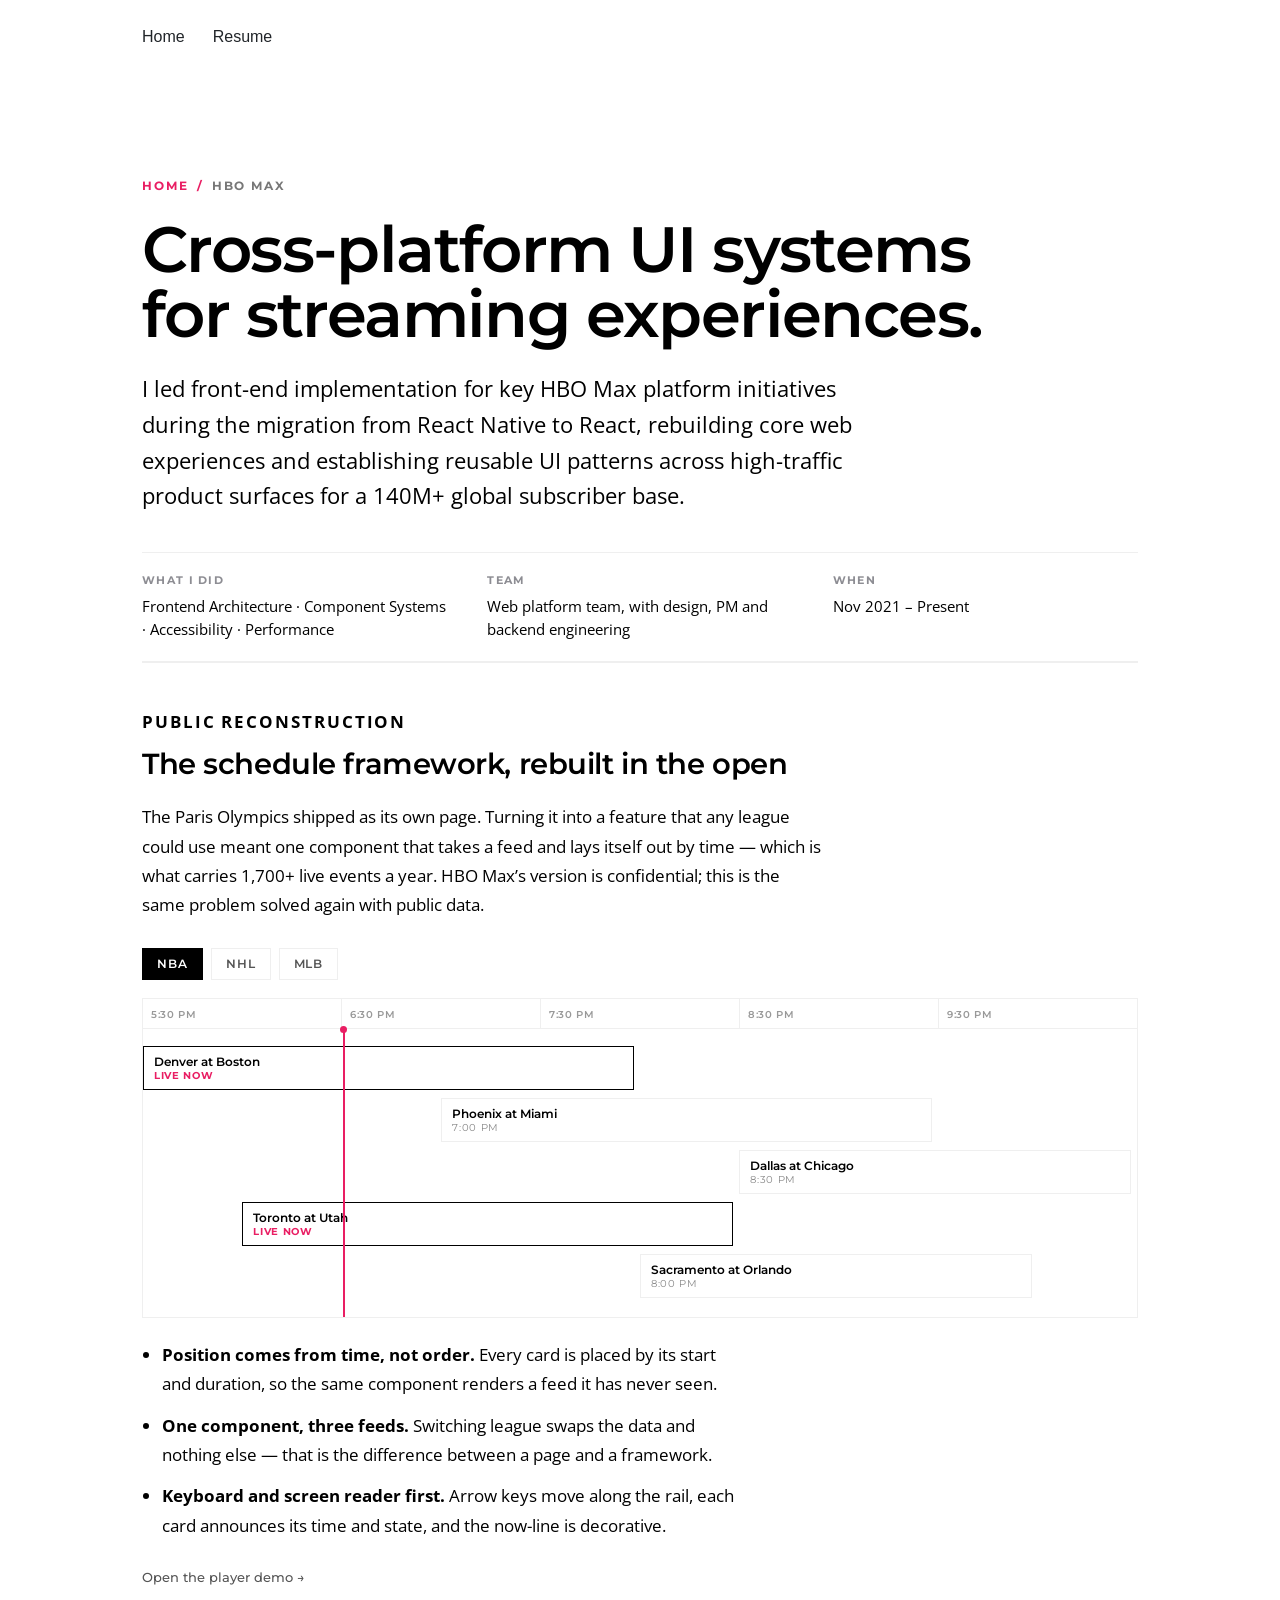
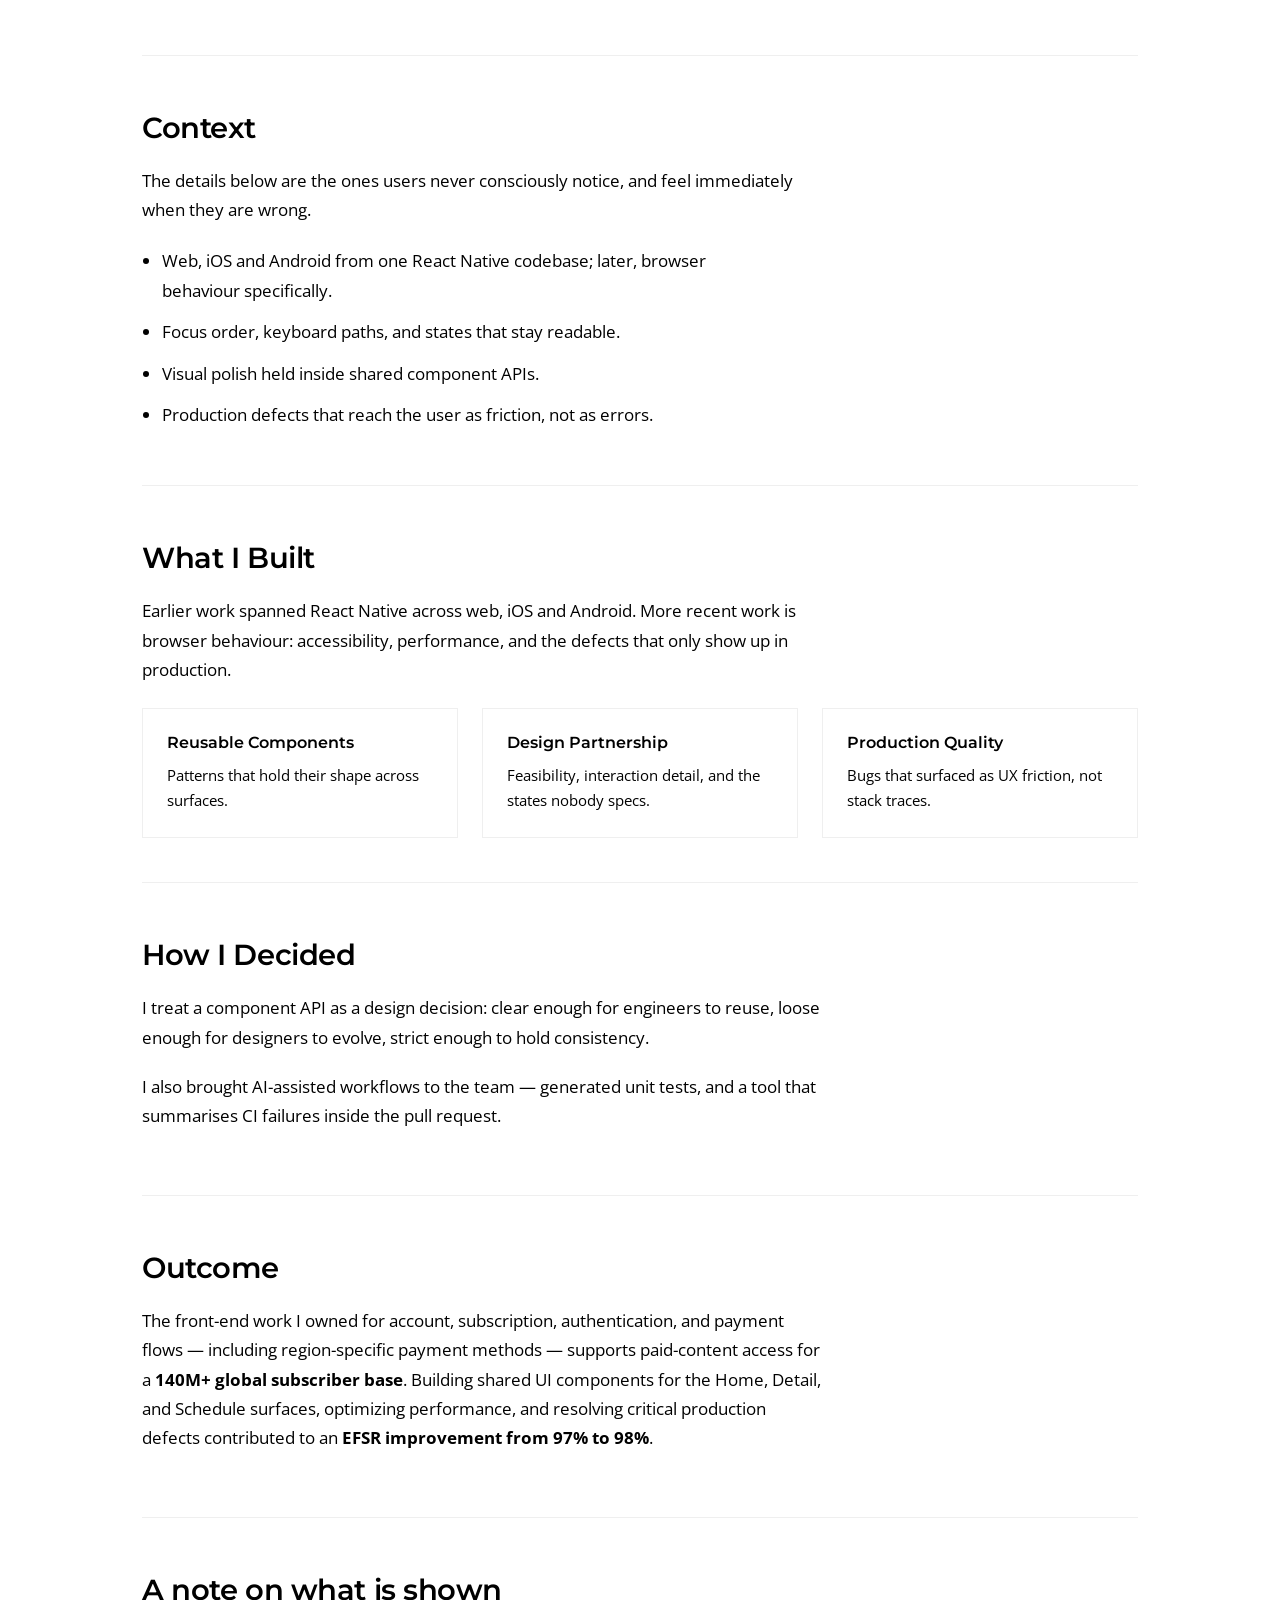
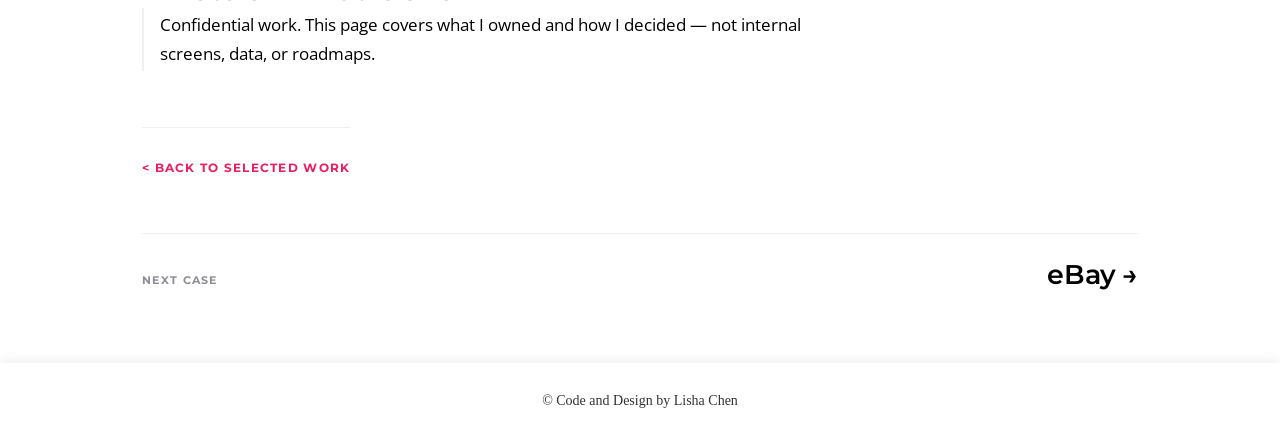
<file: hbo-max.html>
<!DOCTYPE html>
<html lang="en">
   <head>
      <meta charset="utf-8">
      <title>HBO Max UI Systems | Lisha Chen</title>
      <meta name="viewport" content="width=device-width, initial-scale=1.0">
      <meta name="description" content="Public-safe case study for HBO Max cross-platform UI systems.">
      <link href="img/favicon.png" rel="icon">
      <link href="https://fonts.googleapis.com/css?family=Montserrat:300,400,500,700|Open+Sans:300,400,700" rel="stylesheet">
      <link href="lib/bootstrap/css/bootstrap.min.css" rel="stylesheet">
      <link href="lib/font-awesome/css/font-awesome.min.css" rel="stylesheet">
      <link href="css/card.css?v=d72747bf" rel="stylesheet">
      <link href="css/style.css?v=03ba1bfb" rel="stylesheet">
      <link rel="canonical" href="https://lisagh.github.io/hbo-max.html">
      <meta property="og:type" content="article">
      <meta property="og:site_name" content="Lisha Chen">
      <meta property="og:url" content="https://lisagh.github.io/hbo-max.html">
      <meta property="og:title" content="HBO Max — Cross-platform UI systems">
      <meta property="og:description" content="Public-safe case study for HBO Max cross-platform UI systems.">
      <meta property="og:image" content="https://lisagh.github.io/img/og-card.png">
      <meta property="og:image:width" content="1200">
      <meta property="og:image:height" content="630">
      <meta property="og:image:alt" content="Lisha Chen — Engineer + Designer. A software engineer who designs.">
      <meta name="twitter:card" content="summary_large_image">

      <style>
        /* Schedule framework demo. Self-contained so it cannot be broken by a
           cached stylesheet, and so the whole thing is one file to read. */
        .sched { margin-top: 28px; }
        .sched-tabs { display: flex; gap: 8px; margin-bottom: 18px; }
        .sched-tabs button {
          background: #fff; border: 1px solid var(--uxe-rule); color: #555; cursor: pointer;
          font-family: Montserrat, sans-serif; font-size: .72rem; font-weight: 600;
          letter-spacing: .08em; padding: 8px 14px; text-transform: uppercase;
        }
        .sched-tabs button[aria-pressed="true"] { background: #000; border-color: #000; color: #fff; }
        .sched-tabs button:focus-visible { outline: 2px solid var(--uxe-accent); outline-offset: 2px; }

        .sched-grid { border: 1px solid var(--uxe-rule); overflow: hidden; position: relative; }
        .sched-ruler {
          border-bottom: 1px solid var(--uxe-rule); display: flex; height: 30px; position: relative;
        }
        .sched-ruler span {
          color: #999; flex: 1; font-family: Montserrat, sans-serif; font-size: .64rem;
          font-weight: 600; letter-spacing: .06em; padding: 9px 0 0 8px;
          border-left: 1px solid var(--uxe-rule);
        }
        .sched-ruler span:first-child { border-left: 0; }

        .sched-track { padding: 14px 0; position: relative; min-height: 150px; }
        .sched-row { height: 52px; position: relative; }

        .sched-ev {
          background: #fff; border: 1px solid var(--uxe-rule); cursor: pointer; overflow: hidden;
          padding: 6px 10px; position: absolute; text-align: left; top: 3px; height: 44px;
          transition: border-color 160ms ease;
        }
        .sched-ev:hover { border-color: #000; }
        .sched-ev:focus-visible { outline: 2px solid var(--uxe-accent); outline-offset: 1px; }
        .sched-ev b {
          display: block; font-family: Montserrat, sans-serif; font-size: .78rem; font-weight: 600;
          line-height: 1.3; overflow: hidden; text-overflow: ellipsis; white-space: nowrap;
        }
        .sched-ev i {
          color: #888; display: block; font-family: Montserrat, sans-serif; font-size: .6rem;
          font-style: normal; line-height: 1.3;
          letter-spacing: .07em; text-transform: uppercase;
        }
        .sched-ev[data-state="live"] { border-color: #000; }
        .sched-ev[data-state="live"] i { color: var(--uxe-accent); font-weight: 700; }
        .sched-ev[data-state="done"] { opacity: .45; }

        .sched-now { background: var(--uxe-accent); bottom: 0; position: absolute; top: 30px; width: 2px; z-index: 2; }
        .sched-now::before {
          background: var(--uxe-accent); border-radius: 50%; content: ""; height: 7px;
          left: -2.5px; position: absolute; top: -3px; width: 7px;
        }

        .sched-note { color: #777; font-size: .82rem; margin-top: 12px; }
        @media (max-width: 640px) { .sched-ruler span:nth-child(n+5) { display: none; } }
      </style>
   </head>
   <body>
      <header id="header">
         <div class="container col-lg-8 col-md-10 col-centered">
            <nav id="nav-menu-container">
               <ul class="nav-menu">
                  <li><a href="index.html">Home</a></li>
                  <li><a href="LishaChenResume.pdf" target="_blank">Resume</a></li>
               </ul>
            </nav>
         </div>
      </header>

            <main class="uxe-case container col-lg-8 col-md-10 col-centered">

         <section class="uxe-case-hero">
            <p class="uxe-kicker uxe-breadcrumb"><a href="index.html">Home</a><span>/</span>HBO Max</p>
            <h1>Cross-platform UI systems for streaming experiences.</h1>
            <p class="uxe-lede">I led front-end implementation for key HBO Max platform initiatives during the migration from React Native to React, rebuilding core web experiences and establishing reusable UI patterns across high-traffic product surfaces for a 140M+ global subscriber base.</p>
         </section>


         <dl class="uxe-rolestrip">
            <div>
               <dt>What I did</dt>
               <dd>Frontend Architecture &middot; Component Systems &middot; Accessibility &middot; Performance</dd>
            </div>
            <div>
               <dt>Team</dt>
               <dd>Web platform team, with design, PM and backend engineering</dd>
            </div>
            <div>
               <dt>When</dt>
               <dd>Nov 2021 &ndash; Present</dd>
            </div>
         </dl>


         <section class="uxe-case-section">
            <p class="uxe-kicker">Public reconstruction</p>
            <h2>The schedule framework, rebuilt in the open</h2>
            <p>The Paris Olympics shipped as its own page. Turning it into a feature that any
               league could use meant one component that takes a feed and lays itself out by time
               &mdash; which is what carries 1,700+ live events a year. HBO Max&rsquo;s version is
               confidential; this is the same problem solved again with public data.</p>

            <div class="sched">
               <div class="sched-tabs" role="group" aria-label="Choose a league">
                  <button type="button" data-feed="nba" aria-pressed="true">NBA</button>
                  <button type="button" data-feed="nhl" aria-pressed="false">NHL</button>
                  <button type="button" data-feed="mlb" aria-pressed="false">MLB</button>
               </div>

               <div class="sched-grid">
                  <div class="sched-ruler" id="schedRuler" aria-hidden="true"></div>
                  <div class="sched-track" id="schedTrack"></div>
                  <div class="sched-now" id="schedNow" aria-hidden="true"></div>
               </div>

               <p class="sched-note" id="schedStatus" role="status"></p>
            </div>

            <ul class="uxe-list">
               <li><strong>Position comes from time, not order.</strong> Every card is placed by its
                   start and duration, so the same component renders a feed it has never seen.</li>
               <li><strong>One component, three feeds.</strong> Switching league swaps the data and
                   nothing else &mdash; that is the difference between a page and a framework.</li>
               <li><strong>Keyboard and screen reader first.</strong> Arrow keys move along the rail,
                   each card announces its time and state, and the now-line is decorative.</li>
            </ul>
            <p><a class="uxe-case-link" href="accessible-player.html">Open the player demo &rarr;</a></p>
         </section>


         <section class="uxe-case-section">
            <h2>Context</h2>
            <p>
            The details below are the ones users never consciously notice, and feel immediately
            when they are wrong.
         </p>
            <ul class="uxe-list">
               <li>
               Web, iOS and Android from one React Native codebase; later, browser behaviour specifically.
            </li>
               <li>
               Focus order, keyboard paths, and states that stay readable.
            </li>
               <li>
               Visual polish held inside shared component APIs.
            </li>
               <li>
               Production defects that reach the user as friction, not as errors.
            </li>
            </ul>
         </section>


         <section class="uxe-case-section">
            <h2>What I Built</h2>
            <p>
            Earlier work spanned React Native across web, iOS and Android. More recent work is
            browser behaviour: accessibility, performance, and the defects that only show up in
            production.
         </p>
            <div class="uxe-detail-grid">
               <div>
                  <h3>Reusable Components</h3>
                  <p>
                     Patterns that hold their shape across surfaces.
                  </p>
               </div>
               <div>
                  <h3>Design Partnership</h3>
                  <p>
                     Feasibility, interaction detail, and the states nobody specs.
                  </p>
               </div>
               <div>
                  <h3>Production Quality</h3>
                  <p>
                     Bugs that surfaced as UX friction, not stack traces.
                  </p>
               </div>
            </div>
         </section>


         <section class="uxe-case-section">
            <h2>How I Decided</h2>
            <p>
            I treat a component API as a design decision: clear enough for engineers to reuse,
            loose enough for designers to evolve, strict enough to hold consistency.
         </p>
            <p>
            I also brought AI-assisted workflows to the team &mdash; generated unit tests, and a tool
            that summarises CI failures inside the pull request.
         </p>
         </section>


         <section class="uxe-case-section">
            <h2>Outcome</h2>
            <p>The front-end work I owned for account, subscription, authentication, and payment flows &mdash; including region-specific payment methods &mdash; supports paid-content access for a <strong>140M+ global subscriber base</strong>. Building shared UI components for the Home, Detail, and Schedule surfaces, optimizing performance, and resolving critical production defects contributed to an <strong>EFSR improvement from 97% to 98%</strong>.</p>
         </section>


         <section class="uxe-case-section">
            <h2>A note on what is shown</h2>
            <p class="uxe-casenote">
            Confidential work. This page covers what I owned and how I decided &mdash; not internal
            screens, data, or roadmaps.
         </p>
         </section>


         <a class="uxe-back-link uxe-back-link-bottom" href="index.html">Back to selected work</a>

         <a class="uxe-nextcase" href="ebay-tools.html">
            <span class="uxe-nextcase-label">Next case</span>
            <span class="uxe-nextcase-name">eBay &rarr;</span>
         </a>
      </main>

      <footer id="footer" style="position: relative;">
         <div class="container">
            <div class="copyright text-center">&copy; Code and Design by Lisha Chen</div>
         </div>
      </footer>
      <script src="lib/jquery/jquery.min.js"></script>
      <script src="lib/jquery/jquery-migrate.min.js"></script>
      <script src="lib/wow/wow.min.js"></script>
      <script src="lib/superfish/superfish.min.js"></script>
      <script src="js/main.js"></script>
      <script>
      (function () {
        var WINDOW_H = 5;
        var track = document.getElementById("schedTrack");
        if (!track) return;
        var ruler  = document.getElementById("schedRuler");
        var nowEl  = document.getElementById("schedNow");
        var status = document.getElementById("schedStatus");

        var FEEDS = {
          nba: [["Denver at Boston",0,2.5],["Phoenix at Miami",1.5,2.5],["Dallas at Chicago",3,2],
                ["Toronto at Utah",0.5,2.5],["Sacramento at Orlando",2.5,2]],
          nhl: [["Tampa Bay at Nashville",0.5,2.5],["Seattle at Colorado",2,2.5],
                ["Boston at Calgary",3,2],["Ottawa at St. Louis",0,2.5]],
          mlb: [["San Diego at Atlanta",0,3],["Houston at Detroit",1,3],
                ["Seattle at Baltimore",2,3],["Cubs at Giants",0.5,3]]
        };

        var base = new Date();
        base.setMinutes(base.getMinutes() < 30 ? 0 : 30, 0, 0);
        base.setHours(base.getHours() - 1);

        function clock(d) {
          var h = d.getHours() % 12 || 12, m = d.getMinutes();
          return h + ":" + (m < 10 ? "0" : "") + m + (d.getHours() < 12 ? " AM" : " PM");
        }

        for (var i = 0; i < WINDOW_H; i++) {
          var s = document.createElement("span");
          s.textContent = clock(new Date(base.getTime() + i * 3600000));
          ruler.appendChild(s);
        }

        var cards = [];
        function render(key) {
          track.innerHTML = ""; cards = [];
          FEEDS[key].forEach(function (ev, row) {
            var name = ev[0], startH = ev[1], lenH = ev[2];
            var start = new Date(base.getTime() + startH * 3600000);
            var end   = new Date(start.getTime() + lenH * 3600000);
            var now   = new Date();
            var state = now < start ? "soon" : (now < end ? "live" : "done");

            var r = document.createElement("div"); r.className = "sched-row";
            var b = document.createElement("button");
            b.type = "button"; b.className = "sched-ev"; b.setAttribute("data-state", state);
            b.style.left  = (startH / WINDOW_H * 100) + "%";
            b.style.width = "calc(" + (lenH / WINDOW_H * 100) + "% - 6px)";
            b.tabIndex = row === 0 ? 0 : -1;
            var nb = document.createElement("b"); nb.textContent = name;
            var ib = document.createElement("i");
            ib.textContent = state === "live" ? "Live now"
                           : state === "done" ? "Ended" : clock(start);
            b.appendChild(nb); b.appendChild(ib);
            b.setAttribute("aria-label", name + ", " +
              (state === "live" ? "live now"
               : state === "done" ? "ended at " + clock(end)
               : "starts " + clock(start)));
            b.addEventListener("click", function () {
              status.textContent = b.getAttribute("aria-label") + ".";
            });
            r.appendChild(b); track.appendChild(r); cards.push(b);
          });
          place();
        }

        track.addEventListener("keydown", function (e) {
          var i = cards.indexOf(document.activeElement);
          if (i < 0) return;
          var n = (e.key === "ArrowDown" || e.key === "ArrowRight") ? i + 1
                : (e.key === "ArrowUp"   || e.key === "ArrowLeft")  ? i - 1
                : e.key === "Home" ? 0 : e.key === "End" ? cards.length - 1 : -1;
          if (n < 0 || n >= cards.length) return;
          e.preventDefault();
          cards[i].tabIndex = -1; cards[n].tabIndex = 0; cards[n].focus();
        });

        function place() {
          var mins = (new Date() - base) / 60000;
          nowEl.style.left = Math.max(0, Math.min(100, mins / (WINDOW_H * 60) * 100)) + "%";
        }

        var tabs = document.querySelectorAll(".sched-tabs button");
        Array.prototype.forEach.call(tabs, function (tab) {
          tab.addEventListener("click", function () {
            Array.prototype.forEach.call(tabs, function (o) {
              o.setAttribute("aria-pressed", String(o === tab));
            });
            render(tab.getAttribute("data-feed"));
            status.textContent = tab.textContent + " schedule loaded, " +
              FEEDS[tab.getAttribute("data-feed")].length + " events.";
          });
        });

        render("nba");
        setInterval(place, 30000);
      })();
      </script>
   </body>
</html>
</file>
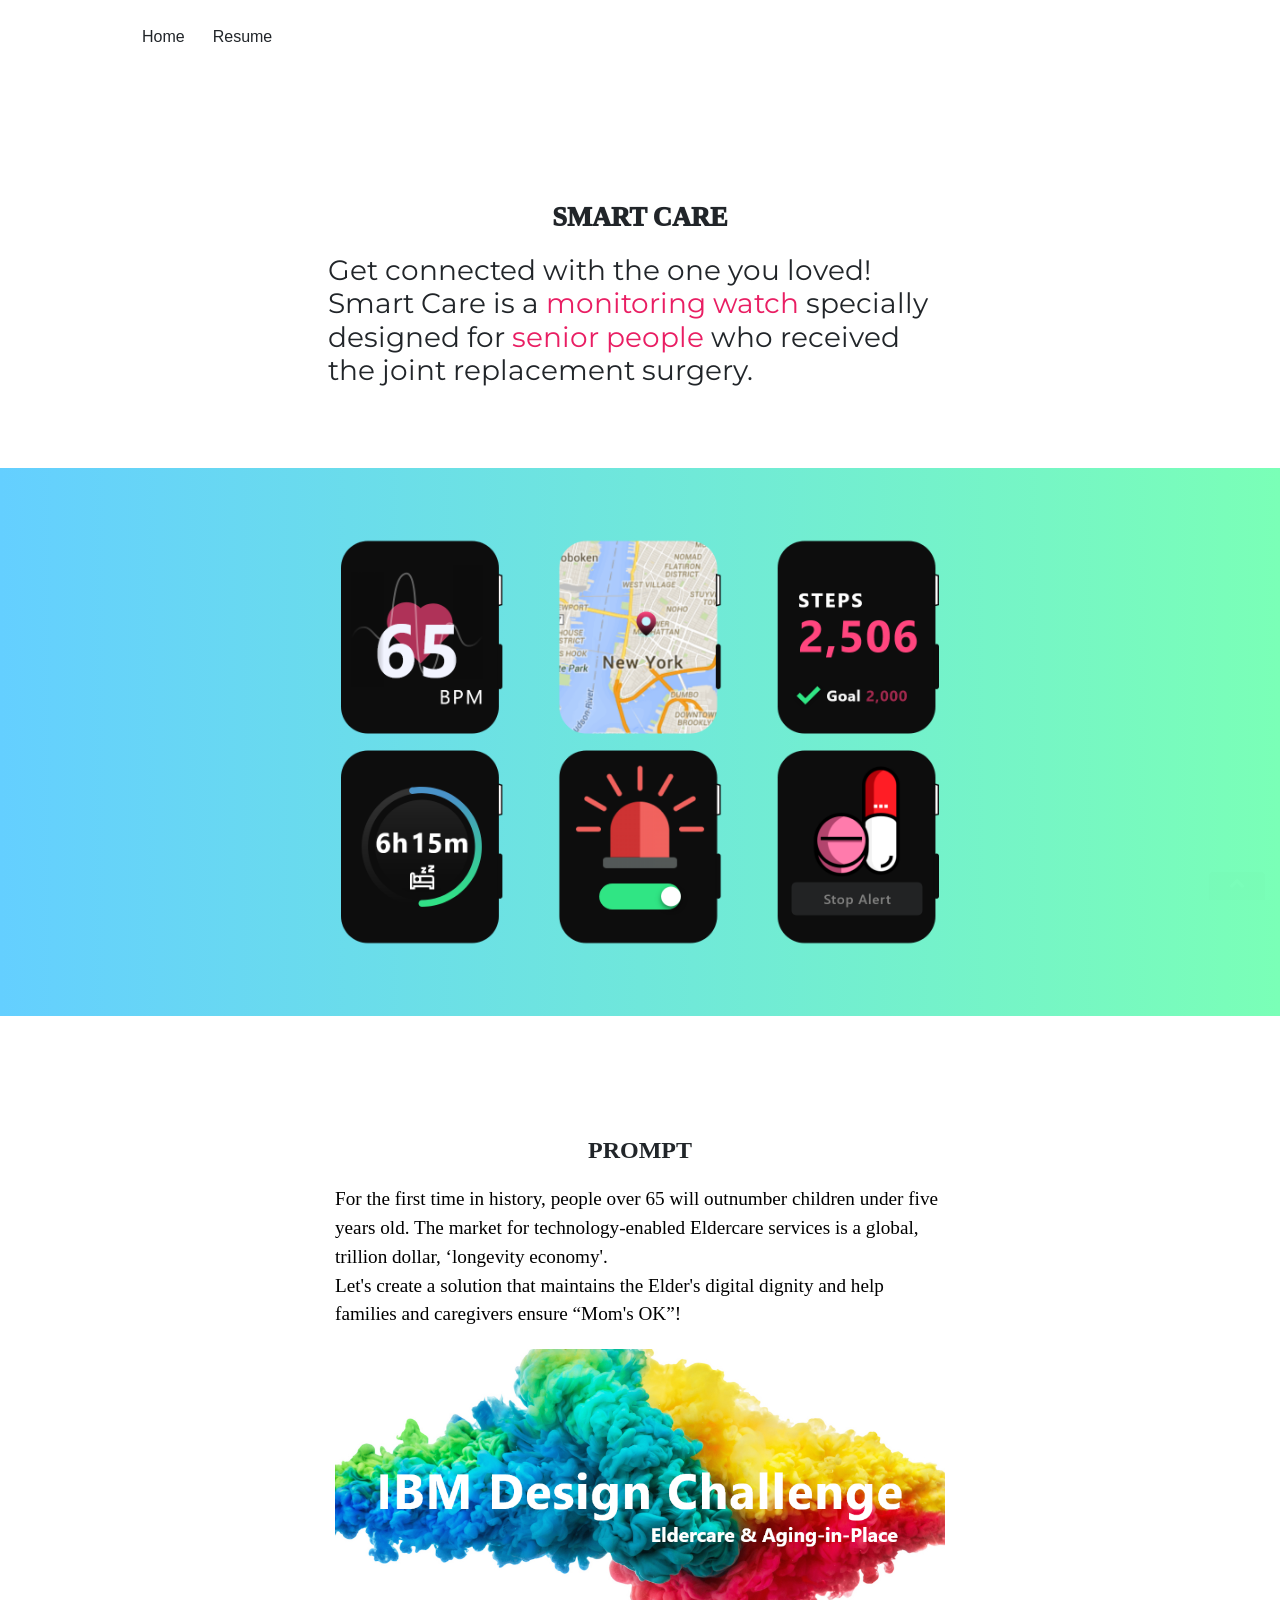
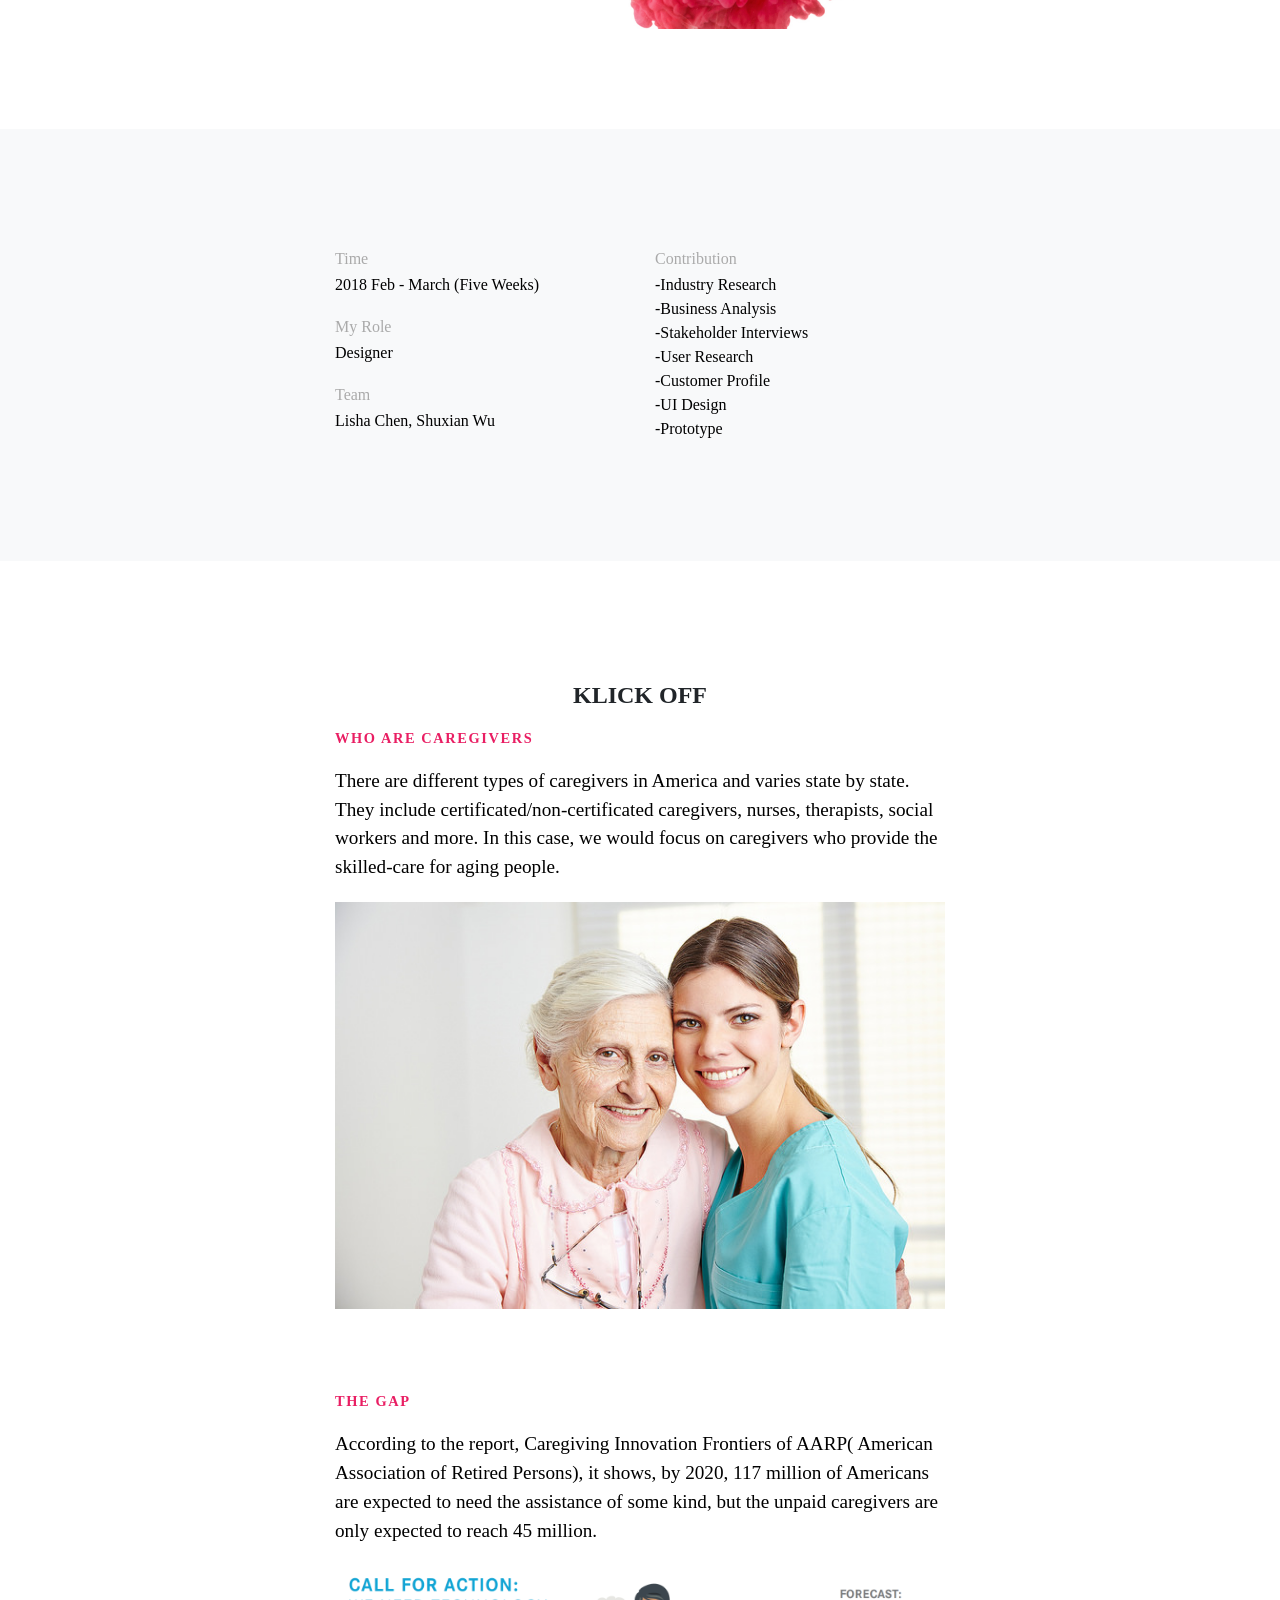
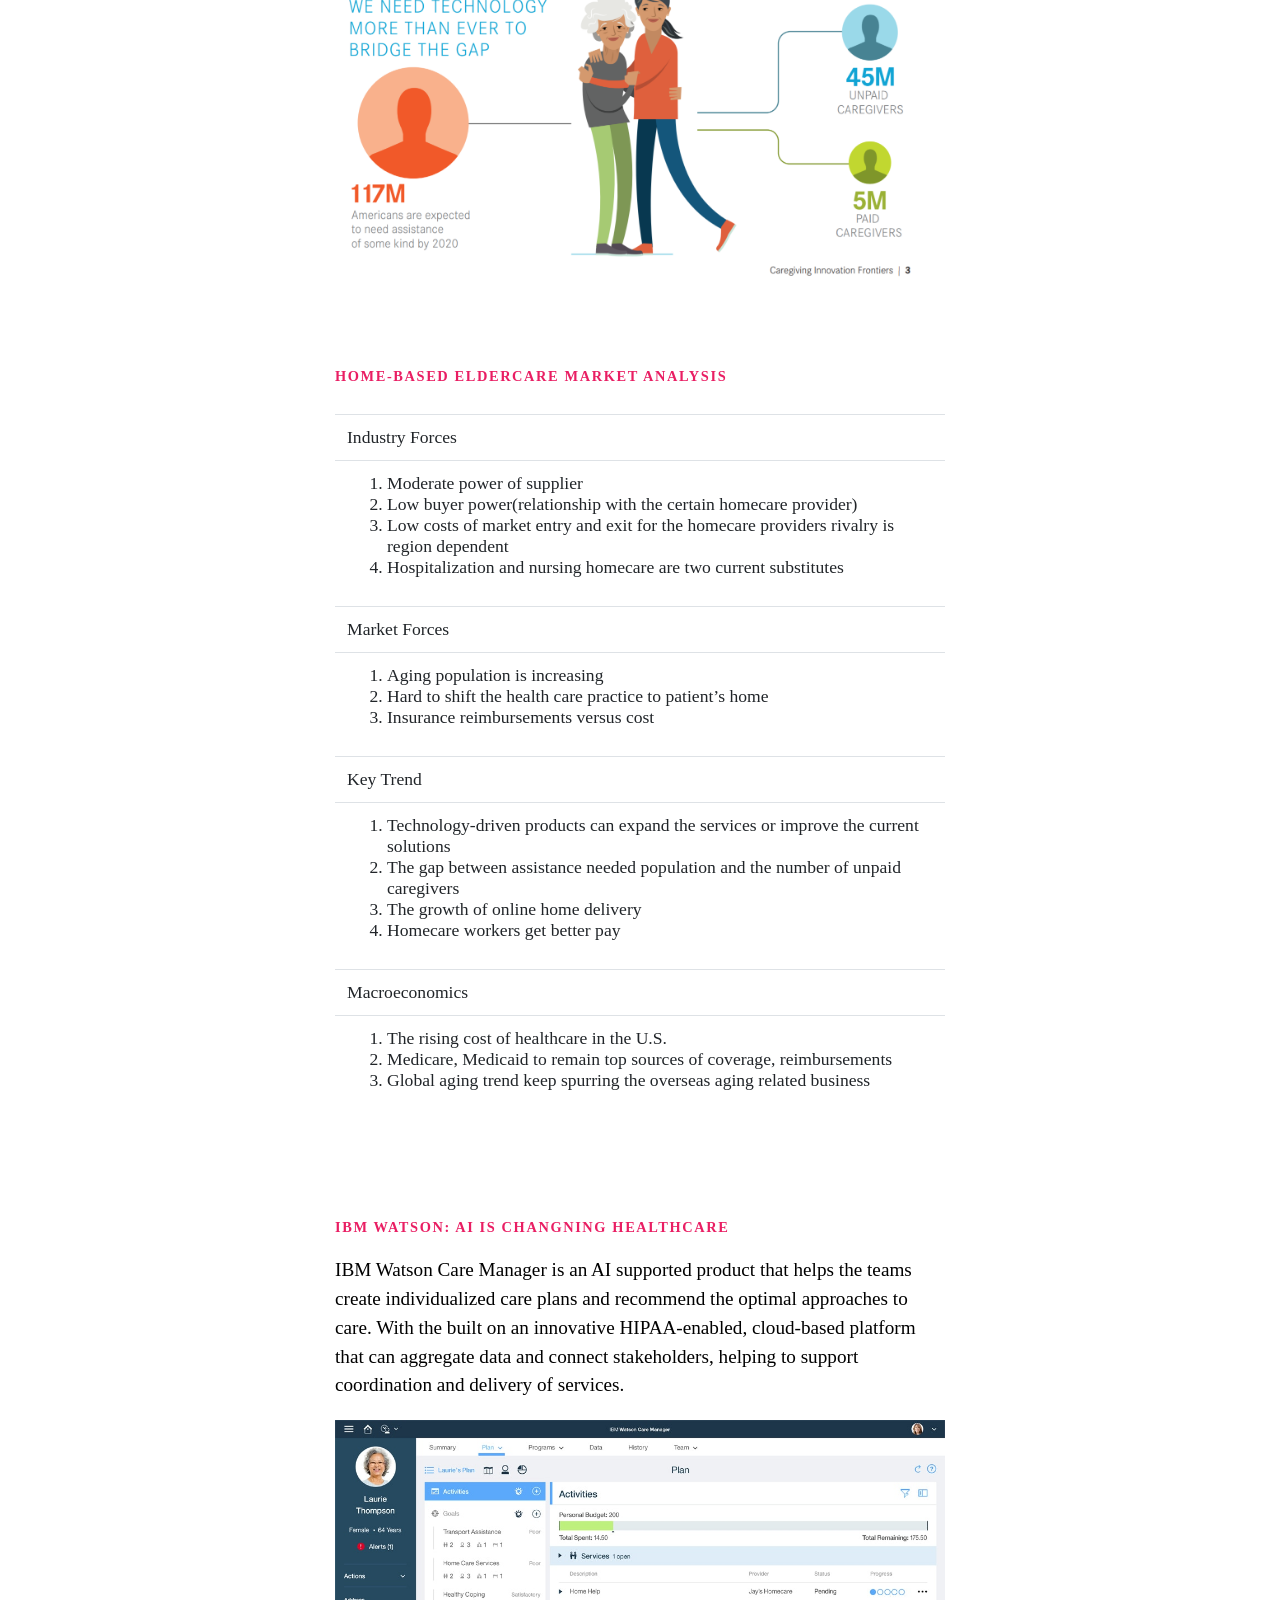
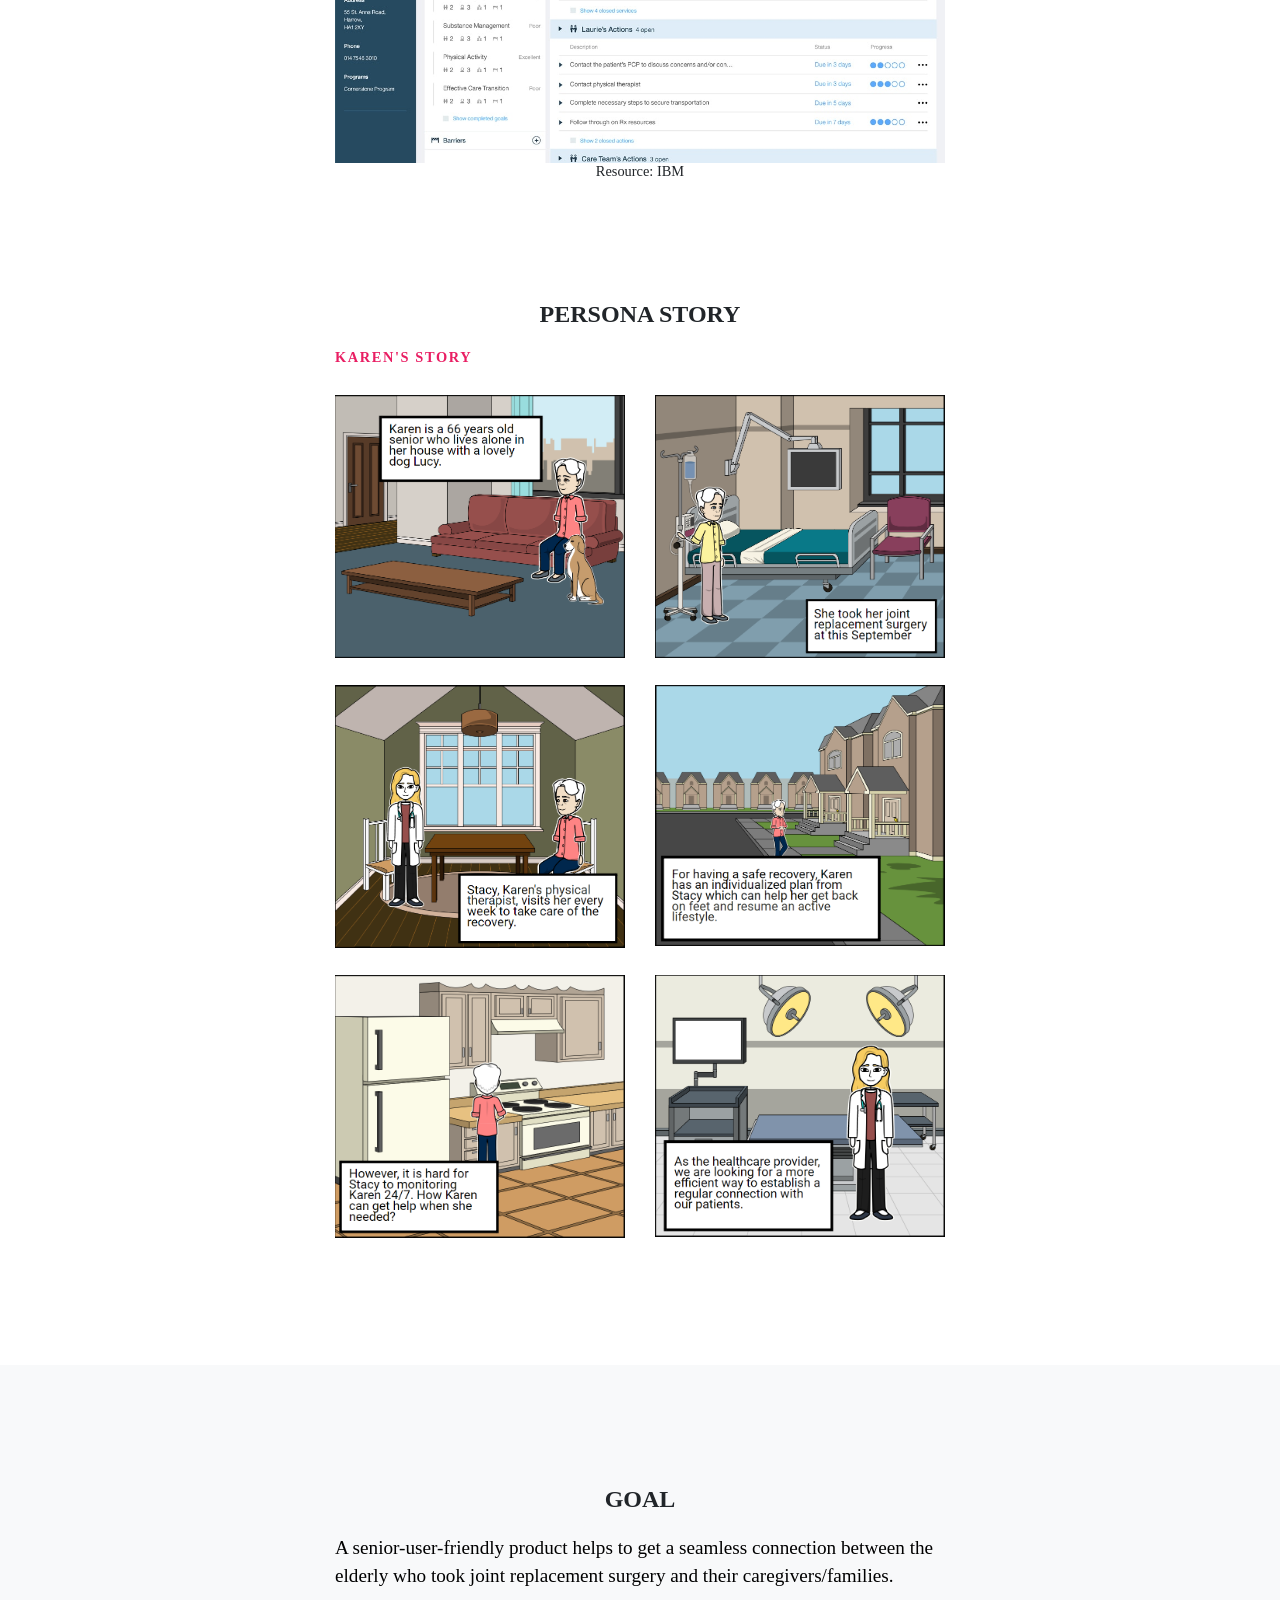
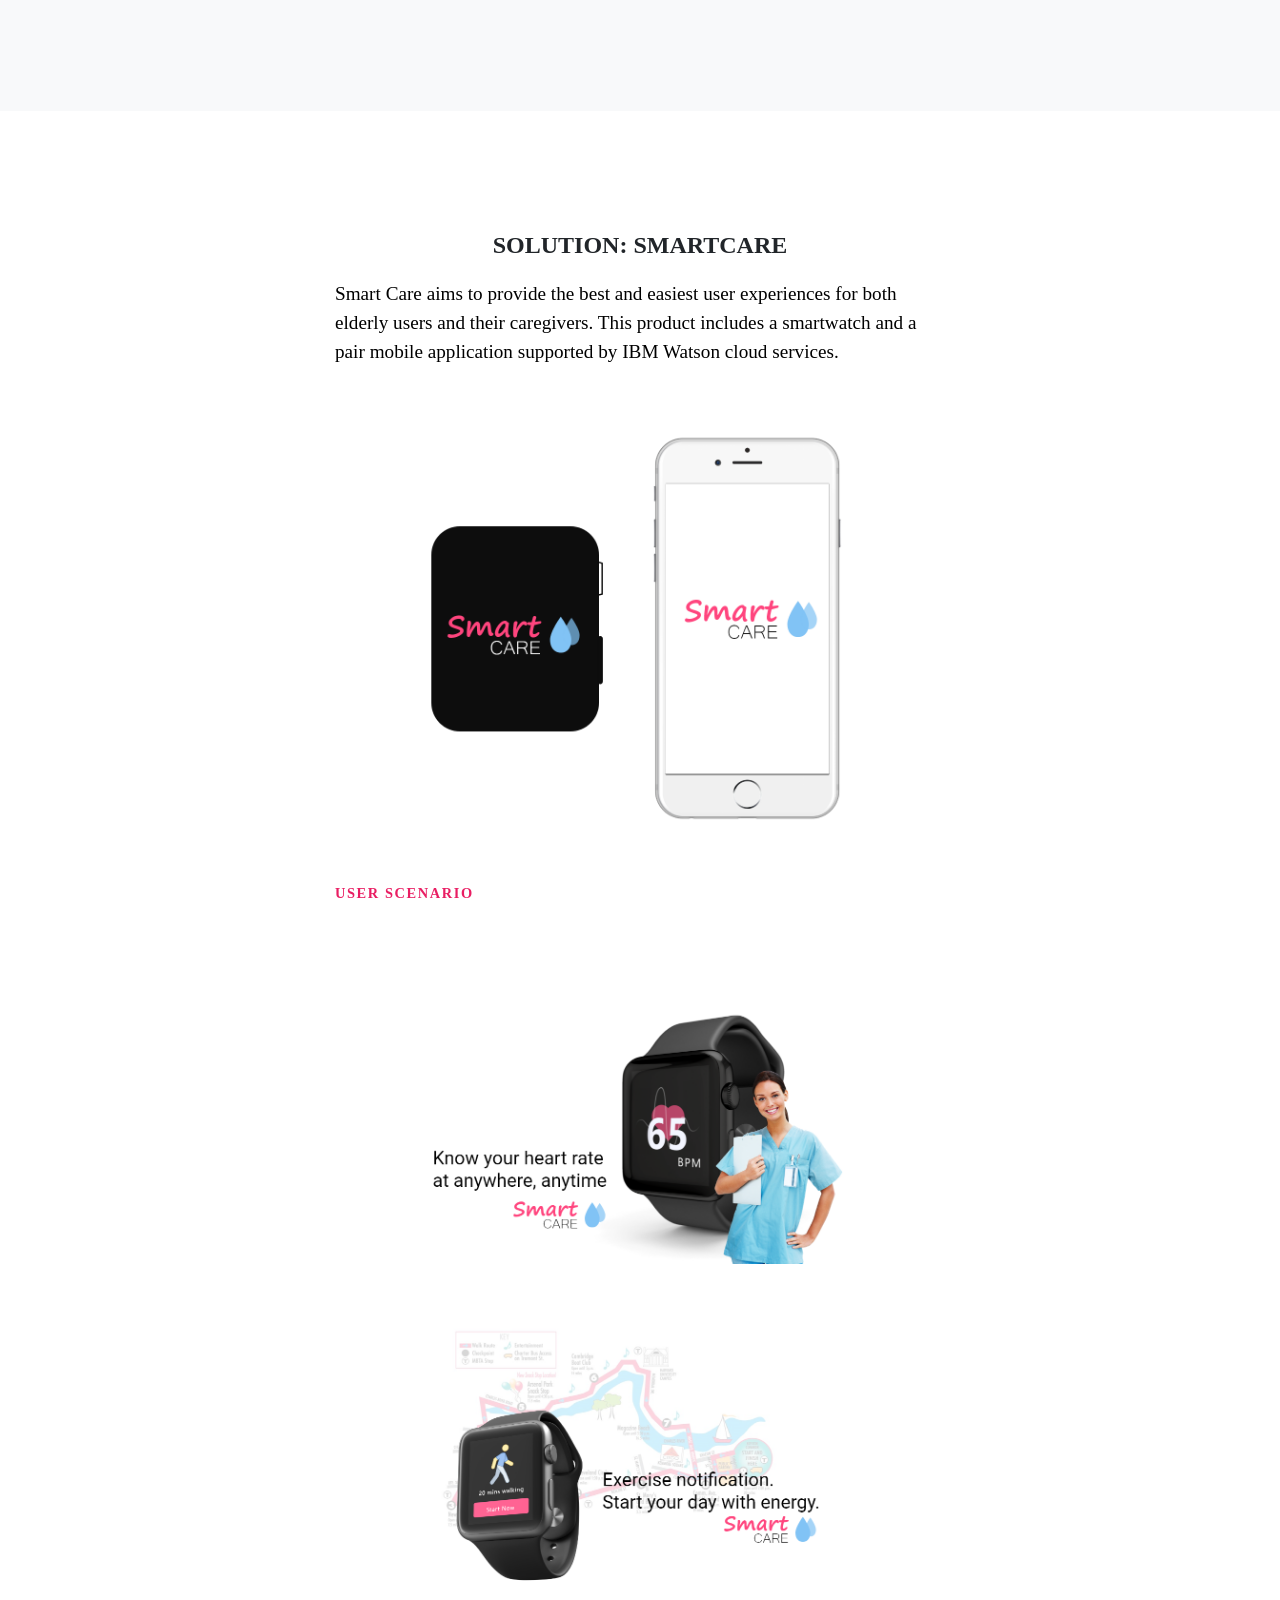
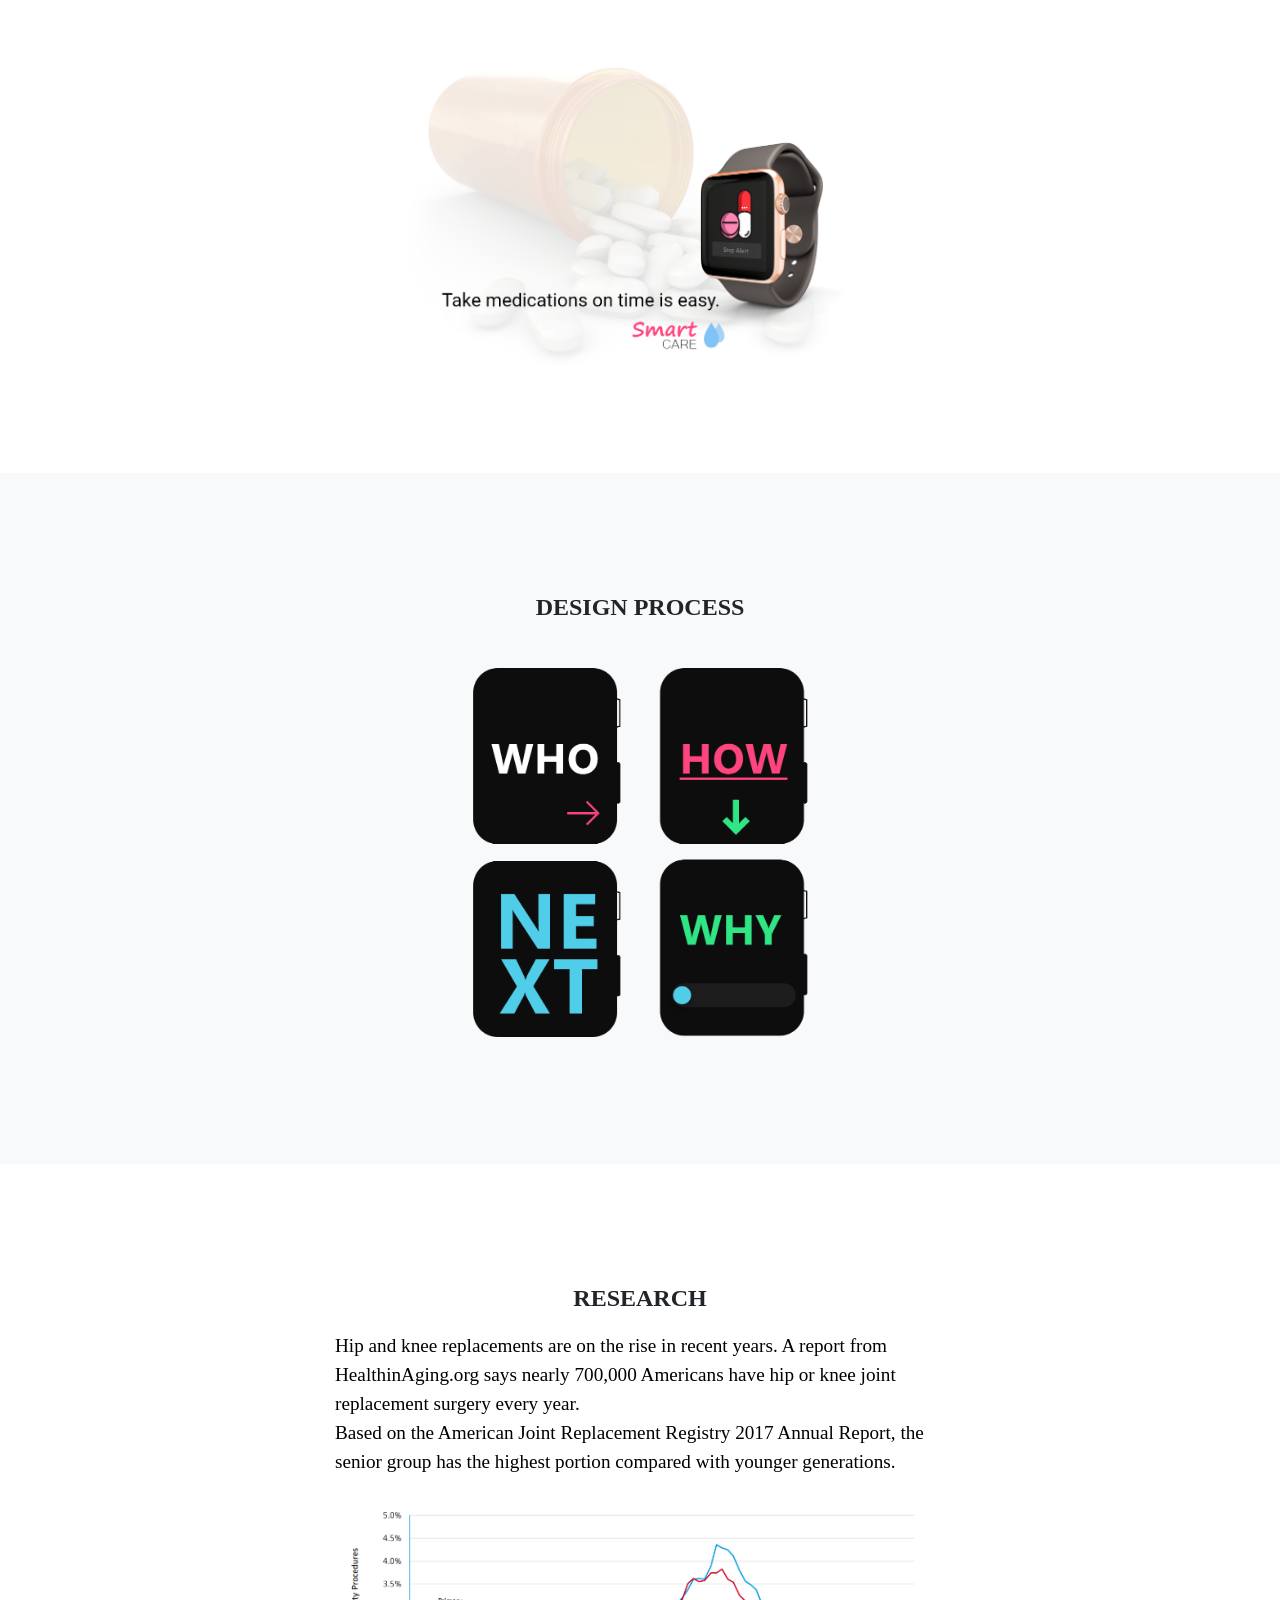
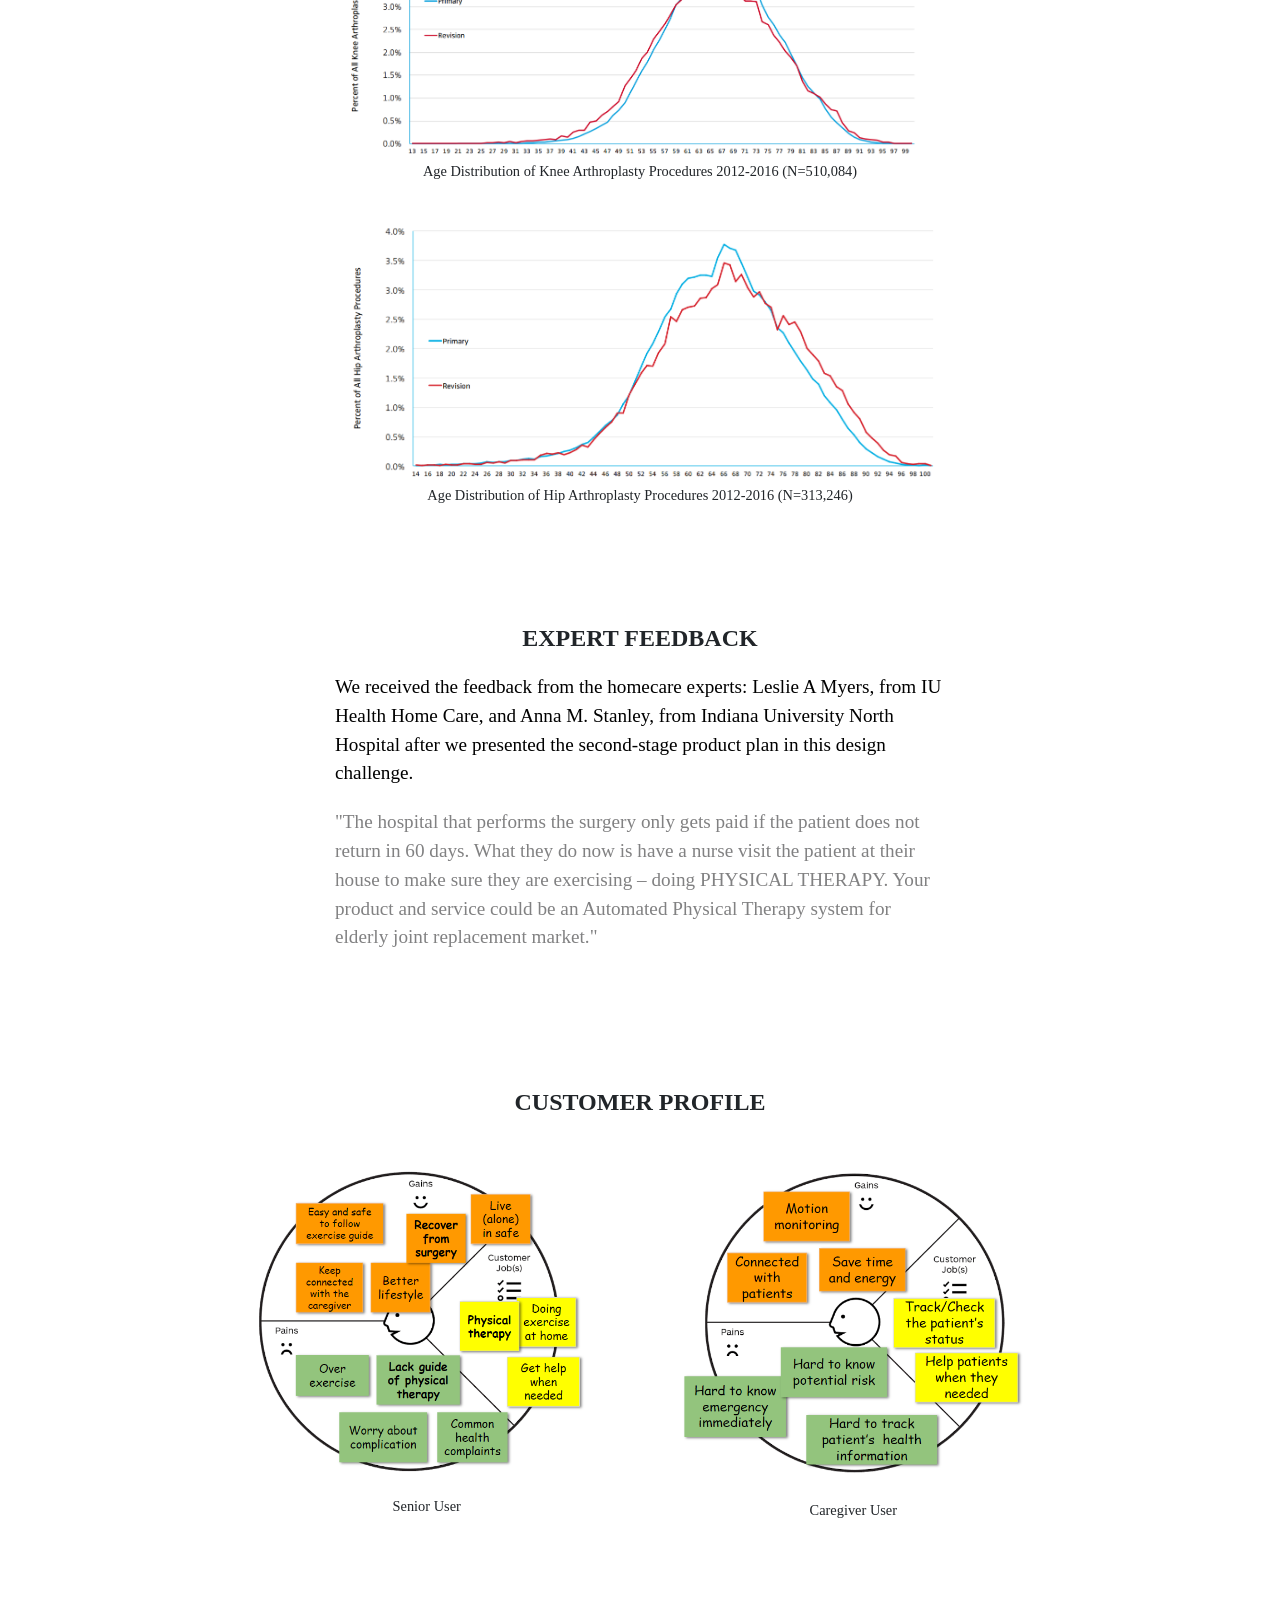
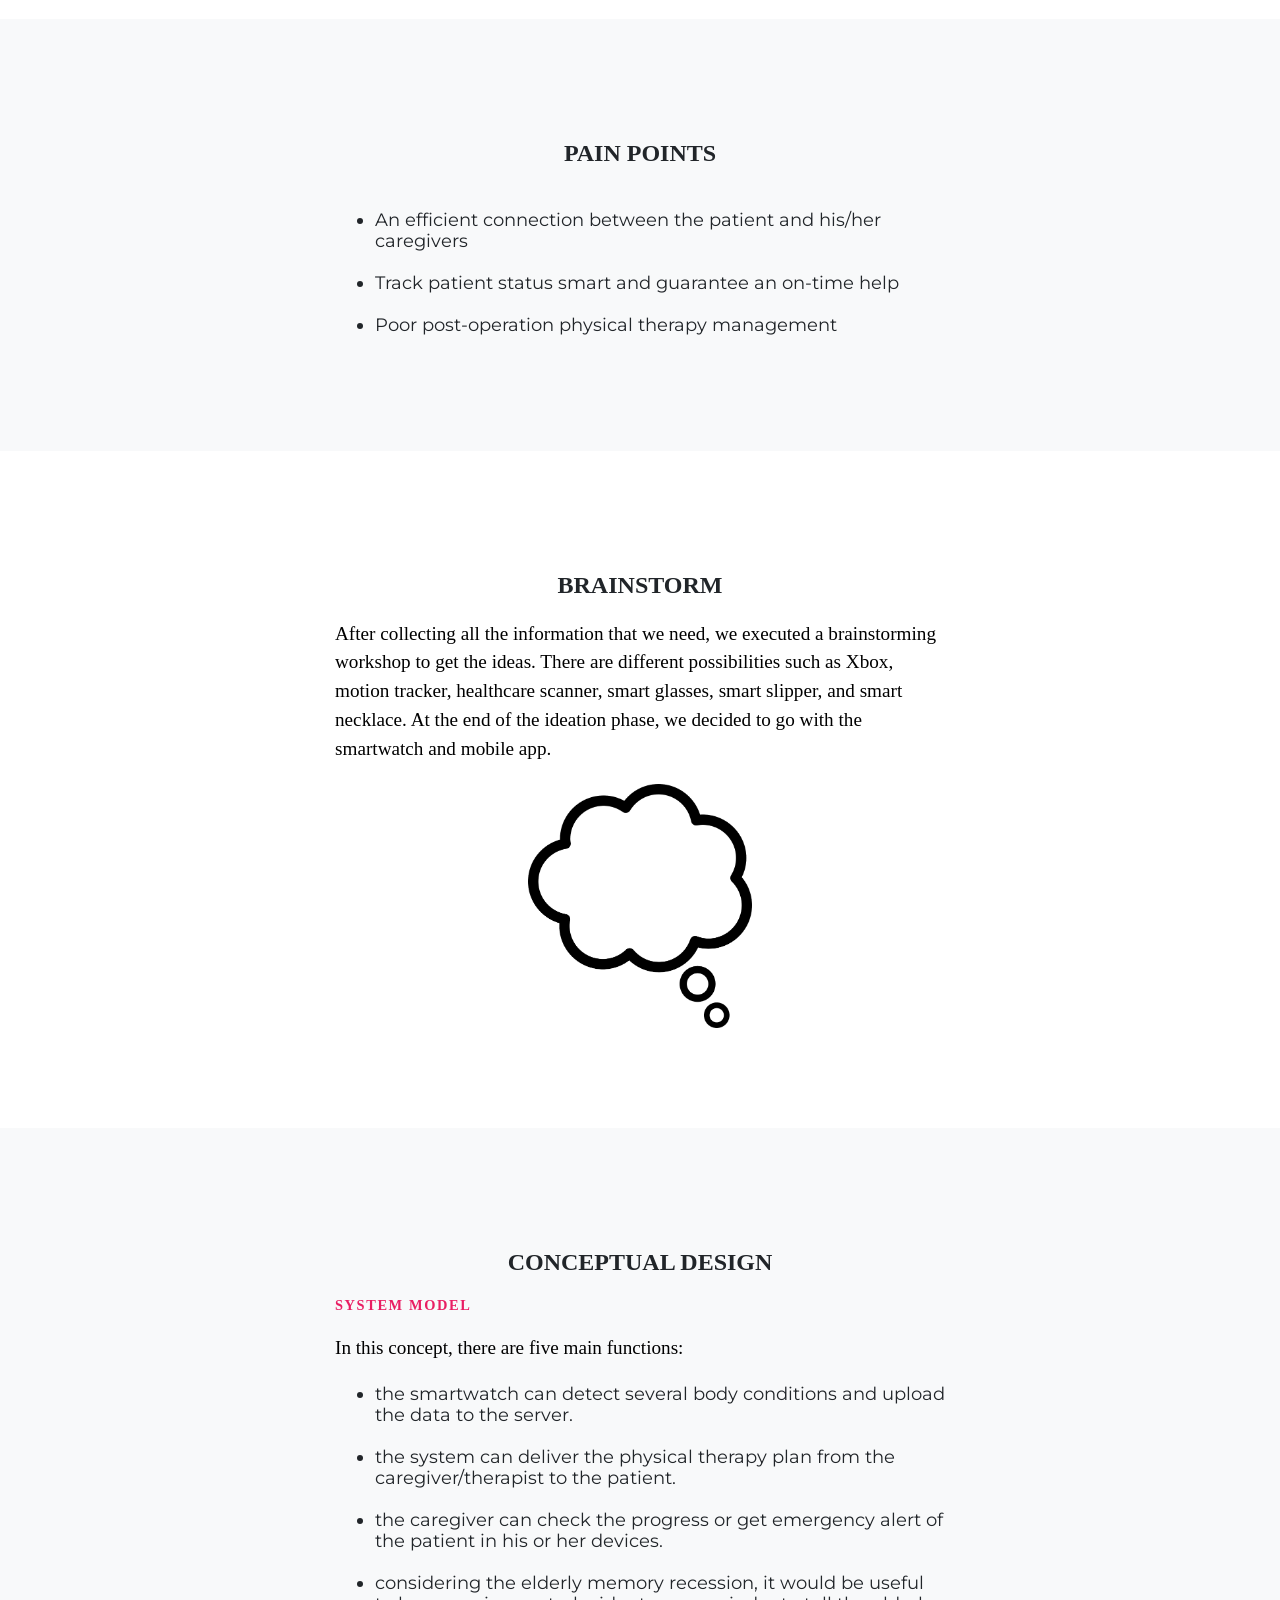
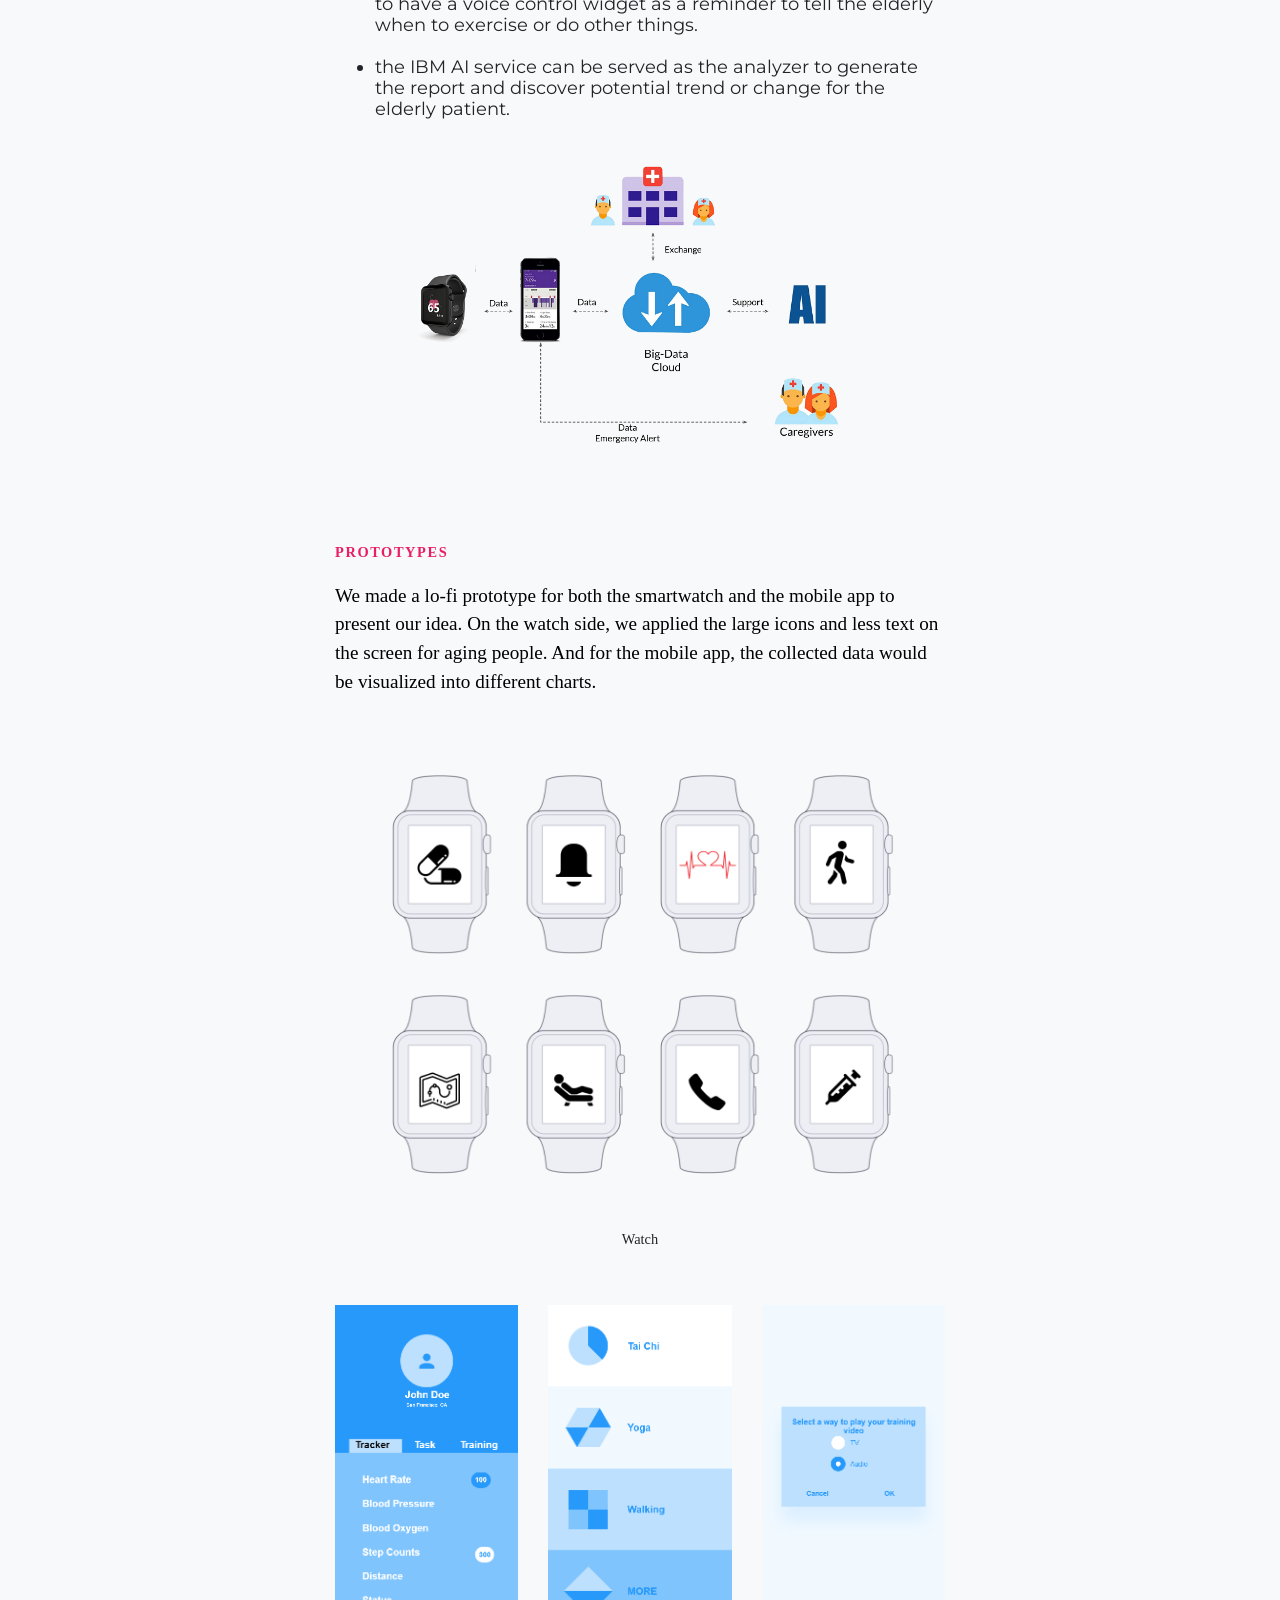
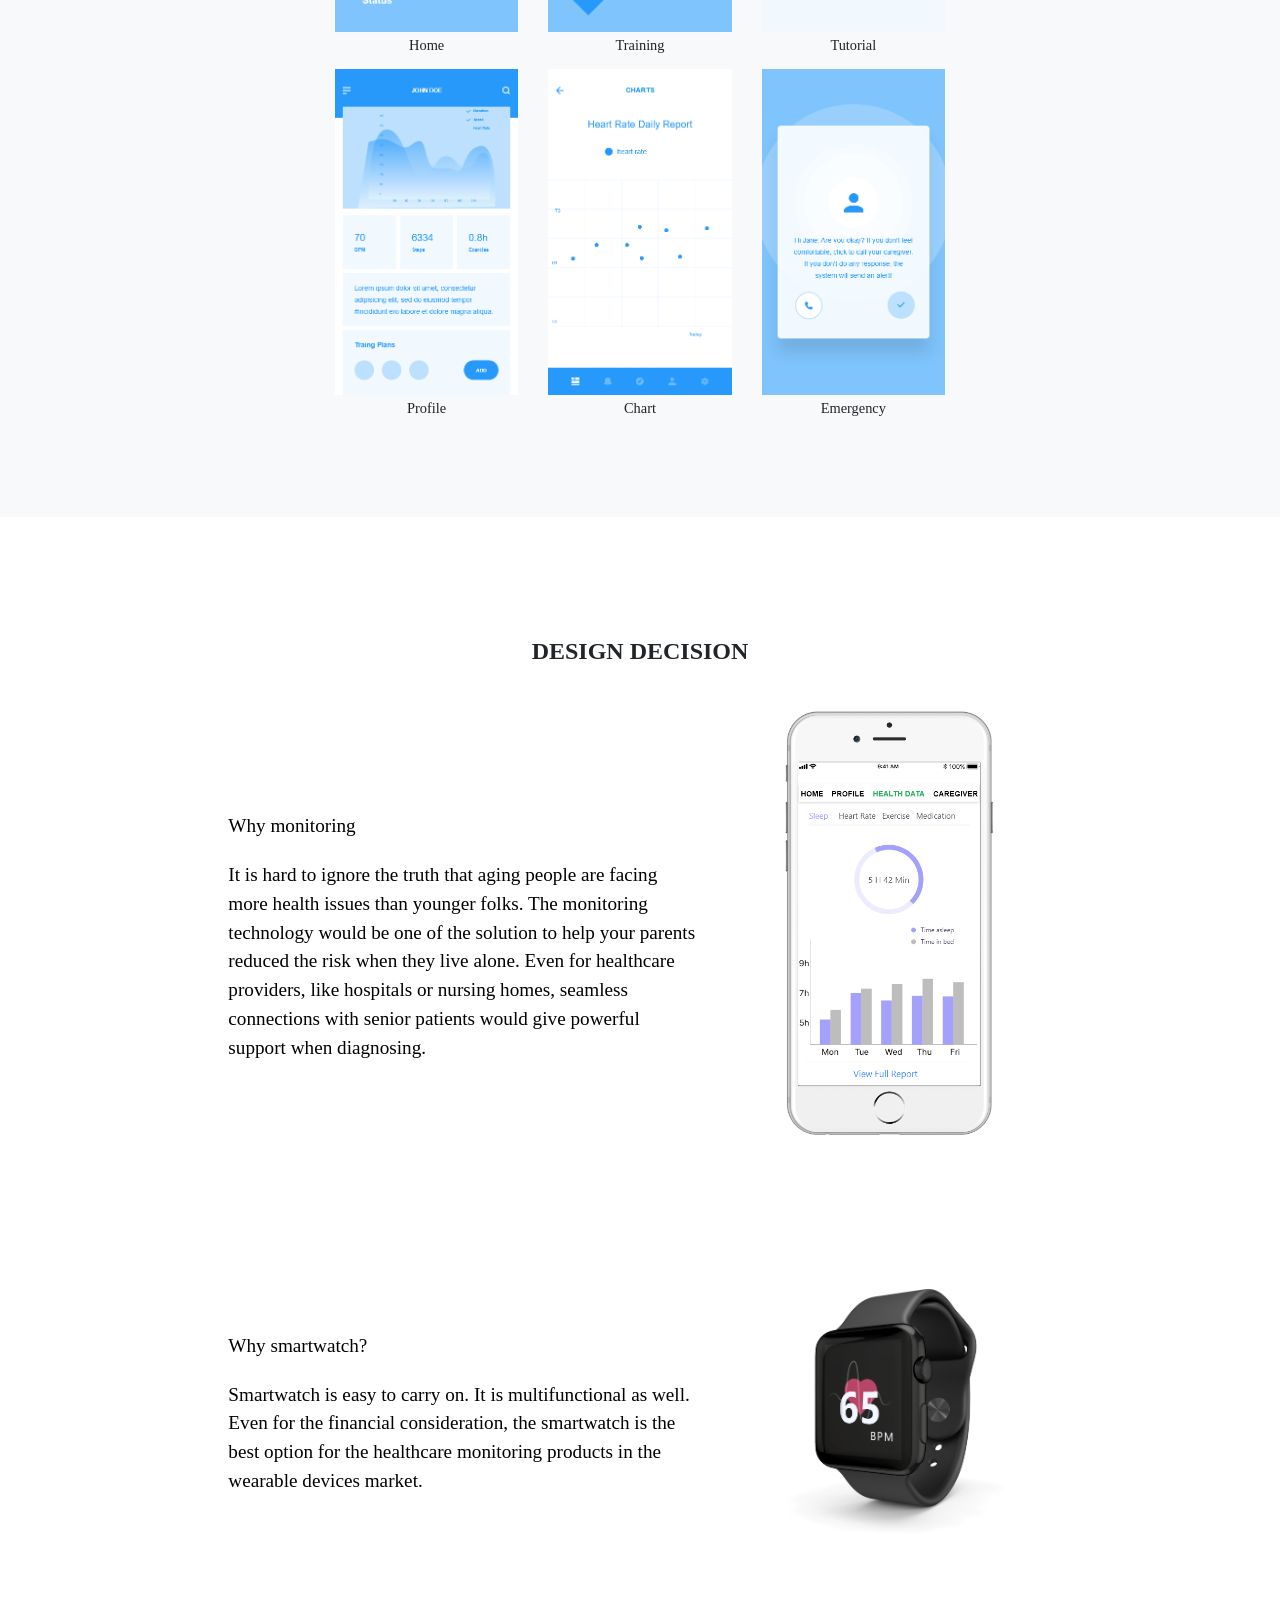
<file: iot.html>
<!DOCTYPE html>
<html lang="en">
  <head>
    <meta charset="utf-8">
    <meta name="description" content="A wearable healthcare concept exploring care coordination, interface states, and caregiver communication. HCI graduate project, 2018.">
      <title>Smart Care | Lisha Chen</title>
    <meta content="width=device-width, initial-scale=1.0" name="viewport">
    <meta content="" name="Lisha UX Portfolio">
    <meta content="" name="Lisha UX Portfolio; IoT; Smartwatch; Design">
    <!-- Favicons -->
    <link href="img/favicon.png" rel="icon">
    <!-- Google Fonts -->
    <link href="https://fonts.googleapis.com/css?family=Montserrat:300,400,500,700|Open+Sans:300,300i,400,400i,700,700i" rel="stylesheet">
    <!-- Bootstrap CSS File -->
    <link href="lib/bootstrap/css/bootstrap.min.css" rel="stylesheet">
    <!-- Libraries CSS Files -->
    <link href="lib/animate/animate.min.css" rel="stylesheet">
    <link href="lib/font-awesome/css/font-awesome.min.css" rel="stylesheet">
    <link href="lib/magnific-popup/magnific-popup.css" rel="stylesheet">
    <!-- Main Stylesheet File -->
    <link href="css/card.css?v=d72747bf" rel="stylesheet">
    <link href="css/style.css?v=03ba1bfb" rel="stylesheet">
    <style type="text/css">
    .column {
    -ms-flex: 25%; /* IE10 */
    flex: 25%;
    max-width: 25%;
    padding: 0 4px;
    }
    .column img {
    margin-top: 8px;
    vertical-align: middle;
    }
    /* Responsive layout - makes a two column-layout instead of four columns */
    @media screen and (max-width: 800px) {
    .column {
    -ms-flex: 50%;
    flex: 50%;
    max-width: 50%;
    }
    }
    /* Responsive layout - makes the two columns stack on top of each other instead of next to each other */
    @media screen and (max-width: 600px) {
    .column {
    -ms-flex: 100%;
    flex: 100%;
    max-width: 100%;
    }
    }
    </style>
     <link rel="canonical" href="https://lisagh.github.io/iot.html">
     <meta property="og:type" content="article">
     <meta property="og:site_name" content="Lisha Chen">
     <meta property="og:url" content="https://lisagh.github.io/iot.html">
     <meta property="og:title" content="Smart Care — Wearable healthcare concept">
     <meta property="og:description" content="A wearable healthcare concept exploring care coordination, interface states, and caregiver communication. HCI graduate project, 2018.">
     <meta property="og:image" content="https://lisagh.github.io/img/og-card.png">
     <meta property="og:image:width" content="1200">
     <meta property="og:image:height" content="630">
     <meta property="og:image:alt" content="Lisha Chen — Engineer + Designer. A software engineer who designs.">
     <meta name="twitter:card" content="summary_large_image">
  </head>
  <body>
    <!--==========================
    Header
    
    ============================-->
    <header id="header">
      <div class="container col-lg-8  col-md-10 col-centered">
        <nav id="nav-menu-container">
          <ul class="nav-menu">
            <li><a href="index.html">Home</a></li>
            <li><a href="LishaChenResume.pdf" target="_blank">Resume</a></li>
          </ul>
        </nav>
        <!-- #nav-menu-container -->
      </div>
    </header>
    <!-- #header -->
    <!--==========================
    Intro Section
    
    ============================-->
    <!-- #intro -->
    <main id="main">
      <section class="block starter" >
        <div class="col-lg-6 col-md-8 col-centered text">
          <h1>SMART CARE</h1>
          <h3>
          Get connected with the one you loved! Smart Care is a <span style="color: #E91E63">monitoring watch</span> specially designed for <span style="color: #E91E63">senior people</span> who received the joint replacement surgery.
          </h3>
        </div>
        <div class="row" style="background: #64cfff;  /* fallback for old browsers */
          background: -webkit-linear-gradient(to right, #64cfff, #7affb7);  /* Chrome 10-25, Safari 5.1-6 */
          background: linear-gradient(to right, #64cfff, #7affb7)/* W3C, IE 10+/ Edge, Firefox 16+, Chrome 26+, Opera 12+, Safari 7+ */
          ">
          <div class="col-lg-8 col-md-10 col-centered " >
            <div class="section-bg img-fluid">
              <img src="img/ibm/smartwatch.png" alt="The Smart Care concept shown on a smartwatch">
            </div>
          </div>
        </div>
      </section>
      <section class="block" >
        <div class="row">
          <div class="col-lg-6 col-md-8 col-centered">
            <h4>prompt</h4>
            <p>For the first time in history, people over 65 will outnumber children under five years old. The market for technology-enabled Eldercare services is a global, trillion dollar, ‘longevity economy'.<br>
            Let's create a solution that maintains the Elder's digital dignity and help families and caregivers ensure “Mom's OK”!</p>
            <div class="section-bg img-fluid">
              <img src="img/ibm/challenge.png" alt="The design challenge brief">
            </div>
          </div>
        </div>
      </section>
      <section class="block-b info" >
        <div class="row">
          <div class="col-lg-6 col-md-8 col-centered">
            <!-- <h4>Metadata</h4> -->
            <div class="row">
              <div class="col-lg-6 col-md-6">
                <h6>Time</h6>
                <p>2018 Feb - March (Five Weeks)</p>
                <h6>My Role</h6>
                <p>Designer</p>
                <h6>Team</h6>
                <p>Lisha Chen, Shuxian Wu
                </p>
                
                
              </div>
              <div class="col-lg-6 col-md-6">
                <h6>Contribution</h6>
                <p>-Industry Research<br>
                  -Business Analysis<br>
                  -Stakeholder Interviews<br>
                  -User Research<br>
                  -Customer Profile<br>
                  -UI Design<br>
                  -Prototype
                </p>
              </div>
            </div>
          </div>
        </section>
        <section class="block">
          <div class="row">
            <div class="col-lg-6 col-md-8 col-centered ">
              <h4>KLICK OFF</h4>
              <h5>who are caregivers</h5>
              <p>There are different types of caregivers in America and varies state by state. They include certificated/non-certificated caregivers, nurses, therapists, social workers and more. In this case, we would focus on caregivers who provide the skilled-care for aging people.  </p>
              <div class="section-bg img-fluid">
                <img src="img/ibm/mom.jpg" alt="">
              </div>
              <br>
              <br>
              <br>
              <br>
              <h5>The Gap</h5>
              <p>According to the report, Caregiving Innovation Frontiers of AARP( American Association of Retired Persons), it shows, by 2020, 117 million of Americans are expected to need the assistance of some kind, but the unpaid caregivers are only expected to reach 45 million.</p>
              <div class="section-bg img-fluid">
                <img src="img/ibm/aarp.png" alt="AARP research on caregiving in the United States">
              </div>
              <br>
              <br>
              <br>
              <br>
              <h5>Home-based Eldercare Market Analysis</h5>
              <br>
              <tbody>
                <table class="table table-hover">
                  <thead>
                    <tr>
                      <td>Industry Forces</td>
                    </tr>
                  </thead>
                  <tbody>
                    <tr>
                      <td>
                        <ol>
                          <li>Moderate power of supplier</li>
                          <li>Low buyer power(relationship with the certain homecare provider)</li>
                          <li>Low costs of market entry and exit for the homecare providers rivalry is region dependent</li>
                          <li>Hospitalization and nursing homecare are two current substitutes</li>
                        </ol>
                      </td>
                    </tr>
                  </tbody>
                  <thead>
                    <tr>
                      <td>Market Forces</td>
                    </tr>
                  </thead>
                  <tbody>
                    <tr>
                      <td>
                        <ol>
                          <li>Aging population is increasing</li>
                          <li>Hard to shift the health care practice to patient’s home</li>
                          <li>Insurance reimbursements versus cost</li>
                        </ol>
                      </td>
                    </tr>
                  </tbody>
                  <thead>
                    <tr>
                      <td>Key Trend</td>
                    </tr>
                  </thead>
                  <tbody>
                    <tr>
                      <td>
                        <ol>
                          <li>Technology-driven products can expand the services or improve the current solutions</li>
                          <li>The gap between assistance needed population and the number of unpaid caregivers</li>
                          <li>The growth of online home delivery</li>
                          <li>Homecare workers get better pay</li>
                        </ol>
                      </td>
                    </tr>
                  </tbody>
                  <thead>
                    <tr>
                      <td>Macroeconomics</td>
                    </tr>
                  </thead>
                  <tbody>
                    <tr>
                      <td>
                        <ol>
                          <li>The rising cost of healthcare in the U.S.</li>
                          <li>Medicare, Medicaid to remain top sources of coverage, reimbursements</li>
                          <li>Global aging trend keep spurring the overseas aging related business</li>
                        </ol>
                      </td>
                    </tr>
                  </tbody>
                </table>
              </tbody>
              <br>
              <br>
              <br>
              <br>
              <h5>IBM Watson: AI Is Changning Healthcare</h5>
              
              <p>IBM Watson Care Manager is an AI supported product that helps the teams create individualized care plans and recommend the optimal approaches to care. With the built on an innovative HIPAA-enabled, cloud-based platform that can aggregate data and connect stakeholders, helping to support coordination and delivery of services.</p>
              <div class="section-bg img-fluid">
                <img src="img/ibm/watson.jpg" alt="IBM Watson in healthcare"><figcaption>Resource: IBM</figcaption>
              </div>
            </div>
          </div>
        </div>
      </section>
      <section class="block">
        <div class="row">
          <div class="col-lg-6 col-md-8 col-centered ">
            <h4>PERSONA STORY</h4>
            <h5>Karen's Story</h5>
            <br>
            <div class="row">
              
              <div class="col-lg-6 col-md-6 col-sm-12 case">
                <div class="section-bg img-fluid ">
                  <img class="img-responsive" src="img/ibm/karen1.png" alt="">
                </div>
              </div>
              <div class="col-lg-6 col-md-6 col-sm-12 case">
                <div class="section-bg img-fluid ">
                  <img class="img-responsive" src="img/ibm/karen2.png" alt="">
                </div>
              </div>
              <div class="col-lg-6 col-md-6 col-sm-12 case">
                <div class="section-bg img-fluid ">
                  <img class="img-responsive" src="img/ibm/karen3.png" alt="">
                </div>
              </div>
              <div class="col-lg-6 col-md-6 col-sm-12 case">
                <div class="section-bg img-fluid ">
                  <img class="img-responsive" src="img/ibm/karen4.png" alt="">
                </div>
              </div>
              <div class="col-lg-6 col-md-6 col-sm-12 case">
                <div class="section-bg img-fluid ">
                  <img class="img-responsive" src="img/ibm/karen5.png" alt="">
                </div>
              </div>
              <div class="col-lg-6 col-md-6 col-sm-12 case">
                <div class="section-bg img-fluid ">
                  <img class="img-responsive" src="img/ibm/karen6.png" alt="">
                </div>
              </div>
            </div>
            
          </div>
        </div>
        
      </section>
      <section class="block-b" >
        <div class="row">
          <div class="col-lg-6 col-md-8 col-centered">
            <h4>GOAL</h4>
            <p>A senior-user-friendly product helps to get a seamless connection between the elderly who took joint replacement surgery and their caregivers/families.</p>
            
          </div>
        </div>
      </section>
      <section class="block" >
        <div class="row">
          <div class="col-lg-6 col-md-8 col-centered">
            <h4>Solution: SmartCare</h4>
            <p>Smart Care aims to provide the best and easiest user experiences for both elderly users and their caregivers. This product includes a smartwatch and a pair mobile application supported by IBM Watson cloud services.</p>
            <br>
            <div class="section-bg img-fluid">
              <img src="img/ibm/logo.png" alt="">
            </div>
            <h5>user scenario</h5>
            <br>
            <div class="section-bg img-fluid ">
              <img  src="img/ibm/heartrate.png" alt="Scenario: the watch surfaces an abnormal heart rate">
            </div>
            <br>
            <div class="section-bg img-fluid ">
              <img  src="img/ibm/walk.png" alt="Scenario: the watch tracks a walk">
            </div>
            <br>
            <div class="section-bg img-fluid ">
              <img  src="img/ibm/med.png" alt="Scenario: a medication reminder">
            </div>
          </div>
        </div>
        
        
        
      </div>
    </div>
  </section>
  <section class="block-b" >
    <div class="row">
      <div class="col-lg-6 col-md-8 col-centered">
        <h4>Design Process</h4>
        <div class="section-bg img-fluid ">
          <img  src="img/ibm/process.png" alt="The project's design process, shown as a staged diagram">
        </div>
      </div>
    </div>
  </section>
  <section class="block">
    <div class="row">
      <div class="col-lg-6 col-md-8 col-centered ">
        <h4>research</h4>
        <p>Hip and knee replacements are on the rise in recent years. A report from HealthinAging.org says nearly 700,000 Americans have hip or knee joint replacement surgery every year.<br>
        Based on the  American Joint Replacement Registry 2017 Annual Report, the senior group has the highest portion compared with younger generations.</p>
        <div class="section-bg img-fluid ">
          <img src="img/ibm/knee.png" alt="Research on knee replacement recovery">
          <figcaption>Age Distribution of Knee Arthroplasty Procedures 2012-2016 (N=510,084)</figcaption>
        </div>
        <br>
        <br>
        <div class="section-bg img-fluid ">
          <img src="img/ibm/hip.png" alt="Research on hip replacement recovery">
          <figcaption>Age Distribution of Hip Arthroplasty Procedures 2012-2016 (N=313,246) </figcaption>
        </div>
      </div>
    </div>
  </section>
  <section class="block">
    <div class="row">
      <div class="col-lg-6 col-md-8 col-centered gallery">
        <h4>Expert Feedback</h4>
        <p>We received the feedback from the homecare experts: Leslie A Myers, from IU Health Home Care, and Anna M. Stanley, from Indiana University North Hospital after we presented the second-stage product plan in this design challenge.</p>
        <blockquote class="blockquote">
          <p class="mb-0">"The hospital that performs the surgery only gets paid if the patient does not return in 60 days. What they do now is have a nurse visit the patient at their house to make sure they are exercising – doing PHYSICAL THERAPY. Your product and service could be an Automated Physical Therapy system for elderly joint replacement market."
          </blockquote>
          
        </div>
      </div>
    </section>
    <section class="block">
      <div class="row">
        <div class="col-lg-8 col-md-10 col-centered gallery">
          <h4>Customer Profile</h4>
          <div class="row">
            <div class="col-lg-6 col-md-8 section-bg img-fluid ">
              <img  src="img/ibm/elderuser.png" alt="Customer profile: the patient">
              <figcaption>Senior User</figcaption>
            </div>
            <div class="col-lg-6 col-md-8 section-bg img-fluid ">
              <img  src="img/ibm/caregiveruser.png" alt="Customer profile: the caregiver">
              <figcaption>Caregiver User</figcaption>
            </div>
          </div>
          
        </div>
      </div>
    </section>
    <section class="block-b" >
      <div class="row">
        <div class="col-lg-6 col-md-8 col-centered">
          <h4>Pain Points</h4>
          <br>
          <ul>
            <li>An efficient connection between the patient and his/her caregivers</li>
            <br>
            <li>Track patient status smart and guarantee an on-time help</li>
            <br>
            <li>Poor post-operation physical therapy management </li>
          </ul>
        </div>
      </div>
    </section>
    <section class="block" >
      <div class="row">
        <div class="col-lg-6 col-md-8 col-centered">
          <h4>Brainstorm</h4>
          <p>After collecting all the information that we need,  we executed a brainstorming workshop to get the ideas. There are different possibilities such as Xbox, motion tracker, healthcare scanner, smart glasses, smart slipper, and smart necklace. At the end of the ideation phase, we decided to go with the smartwatch and mobile app.</p>
          <div class="col-lg-5 col-md-7 section-bg img-fluid col-centered" >
            <img src="img/ibm/thoughts.png" alt="Brainstorming notes">
          </div>
        </div>
      </div>
    </section>
    <section class="block-b" >
      <div class="row">
        <div class="col-lg-6 col-md-8 col-centered">
          <h4>Conceptual Design</h4>
          <h5>System Model</h5>
          <p>In this concept, there are five main functions:</p>
          <ul>
            <li>the smartwatch can detect several body conditions and upload the data to the server. </li>
            <br>
            <li>the system can deliver the physical therapy plan from the caregiver/therapist to the patient.</li>
            <br>
            <li>the caregiver can check the progress or get emergency alert of the patient in his or her devices.</li>
            <br>
            <li>considering the elderly memory recession, it would be useful to have a voice control widget as a reminder to tell the elderly when to exercise or do other things. </li>
            <br>
            <li>the IBM AI service can be served as the analyzer to generate the report and discover potential trend or change for the elderly patient.</li>
          </ul>
          <div class="col-lg-12 col-md-12 section-bg img-fluid col-centered" >
            <img src="img/ibm/concept.png" alt="System model for Smart Care">
          </div>
          <br>
          <br>
          <br>
          <br>
          <h5>PROTOTYPES</h5>
          <p>We made a  lo-fi prototype for both the smartwatch and the mobile app to present our idea. On the watch side, we applied the large icons and less text on the screen for aging people. And for the mobile app, the collected data would be visualized into different charts.</p>
          <div class="section-bg img-fluid">
            <img src="img/ibm/lofi.png" alt="Low-fidelity prototype screens">
            <figcaption>Watch</figcaption>
          </div>
          <br>
          <br>
          <div class="row gallery">
            <div class="col-lg-4 col-md-4 section-bg img-fluid">
              <img src="img/ibm/1.png" alt="Smart Care prototype screen 1">
              <figcaption>Home</figcaption>
            </div>
            <div class="col-lg-4 col-md-4 section-bg img-fluid">
              <img src="img/ibm/2.png" alt="Smart Care prototype screen 2">
              <figcaption>Training</figcaption>
            </div>
            <div class="col-lg-4 col-md-4 section-bg img-fluid">
              <img src="img/ibm/3.png" alt="Smart Care prototype screen 3">
              <figcaption>Tutorial</figcaption>
            </div>
            <div class="col-lg-4 col-md-4 section-bg img-fluid">
              <img src="img/ibm/4 Profiles.png" alt="Smart Care prototype: profiles screen">
              <figcaption>Profile</figcaption>
            </div>
            <div class="col-lg-4 col-md-4 section-bg img-fluid">
              <img src="img/ibm/5.png" alt="Smart Care prototype screen 5">
              <figcaption>Chart</figcaption>
            </div>
            <div class="col-lg-4 col-md-4 section-bg img-fluid">
              <img src="img/ibm/6.png" alt="Smart Care prototype screen 6">
              <figcaption>Emergency</figcaption>
            </div>
          </div>
        </div>
      </div>
    </section>
    <section class="block" >
      <div class="row">
        <div class="col-lg-8 col-md-10 col-centered">
          <h4>Design Decision</h4>
          <div class="row">
            <div class="align-self-center col-lg-7 col-md-7">
              <p style="font-weight: 500">Why monitoring</p>
              <p>It is hard to ignore the truth that aging people are facing more health issues than younger folks. The monitoring technology would be one of the solution to help your parents reduced the risk when they live alone. Even for healthcare providers, like hospitals or nursing homes, seamless connections with senior patients would give powerful support when diagnosing. </p>
            </div>
            <div class="col-lg-5 col-md-5 screen text-center img-fluid">
              <img src="img/ibm/app.png" alt="Design decision: the companion phone app">
            </div>
          </div>
        </div>
      </div>
    </section>
    <section class="block" >
      <div class="row">
        <div class="col-lg-8 col-md-10 col-centered">
          <div class="row">
            <div class="align-self-center col-lg-7 col-md-7">
              <p style="font-weight: 500">Why smartwatch?</p>
              <p>Smartwatch is easy to carry on. It is multifunctional as well. Even for the financial consideration, the smartwatch is the best option for the healthcare monitoring products in the wearable devices market. </p>
            </div>
            <div class="col-lg-5 col-md-5 screen text-center img-fluid">
              <img src="img/ibm/watch1.png" alt="Design decision: the watch face">
            </div>
          </div>
        </div>
      </div>
    </section>
    
    <section class="block-b" style="margin-bottom: 0;" >
      <div class="row">
        <div class="col-lg-6 col-md-8 col-centered">
          <h4>Next</h4>
          <p>In this product concept, we would like to explore more possibilities like nutrition plan for weight losing, diabetes assistant, etc.  </p>
        </div>
      </div>
    </section>
    <!-- #faq -->
        <div style="background-color: #f8f9faf5; width: 100%">
      <nav aria-label="...">
      <ul class="pagination justify-content-center" style="">
        <li class="page-item">
          <a class="page-link" href="newfields.html" aria-label="Previous">
            <span aria-hidden="true">&laquo;</span>
            <span class="sr-only">Previous</span> Newfield
          </a>
        </li>
        <li class="page-item">
          <a class="page-link" href="exploring.html" aria-label="Next"><span aria-hidden="true">&raquo;</span>
          <span class="sr-only">Next</span> Exploring IUPUI</a>
        </li>
      </ul>
    </nav>
  </div>
  </main>
  <!--==========================
  Footer
  
  ============================-->
  <footer id="footer">
    <div class="container">
      <div class="row">
        <div class="col-lg-6 text-lg-left text-center">
          <div class="copyright">
            &copy; Code and Design by Lisha Chen
          </div>
        </div>
        <div class="col-lg-6">
          <nav class="footer-links text-lg-right text-center pt-2 pt-lg-0">
            <a href="index.html" class="scrollto">Home</a>
          </nav>
        </div>
      </div>
    </div>
  </footer>
  <!-- #footer -->
  <a href="#" class="back-to-top"><i class="fa fa-chevron-up"></i></a>
  <!-- JavaScript Libraries -->
  <script src="lib/jquery/jquery.min.js"></script>
  <script src="lib/jquery/jquery-migrate.min.js"></script>
  <script src="lib/bootstrap/js/bootstrap.bundle.min.js"></script>
  <script src="lib/easing/easing.min.js"></script>
  <script src="lib/wow/wow.min.js"></script>
  <script src="lib/superfish/hoverIntent.js"></script>
  <script src="lib/superfish/superfish.min.js"></script>
  <script src="lib/magnific-popup/magnific-popup.min.js"></script>
  <!-- Template Main Javascript File -->
  <script src="js/main.js"></script>
</body>
</html>
</file>
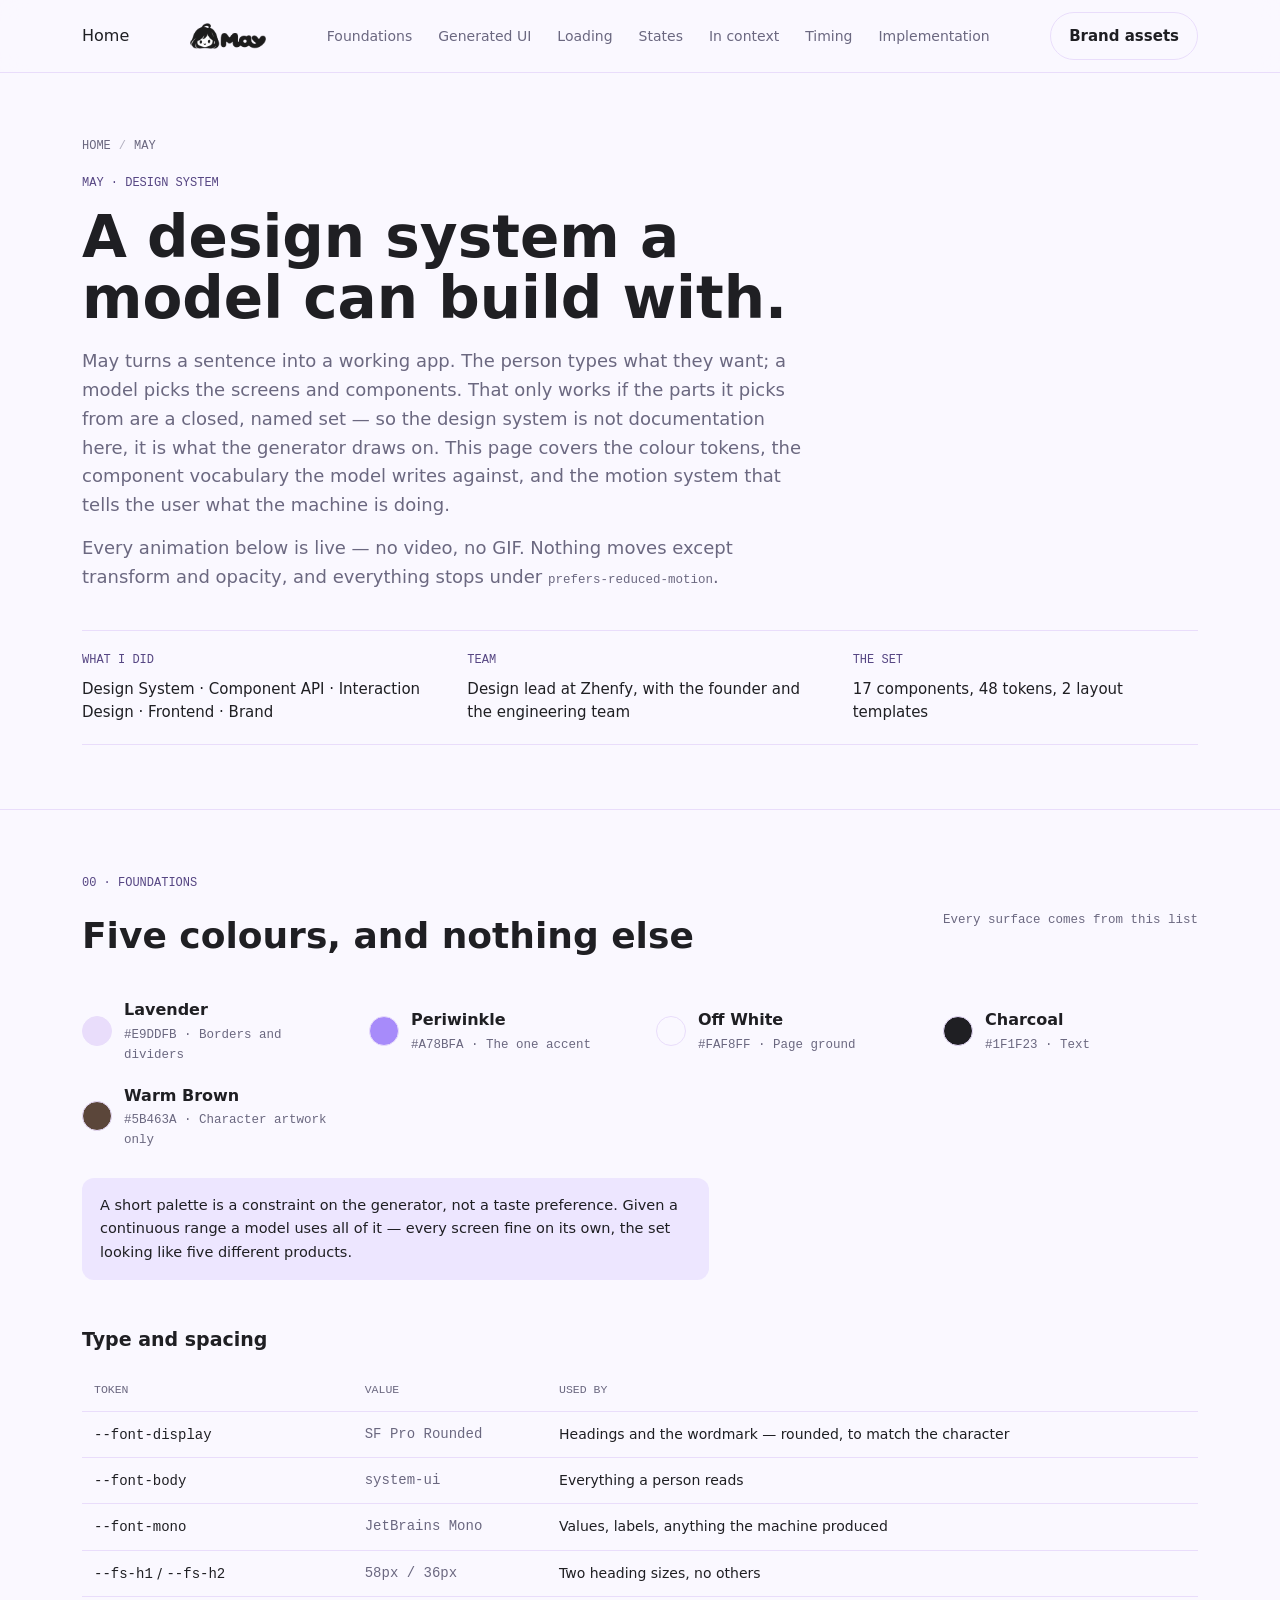
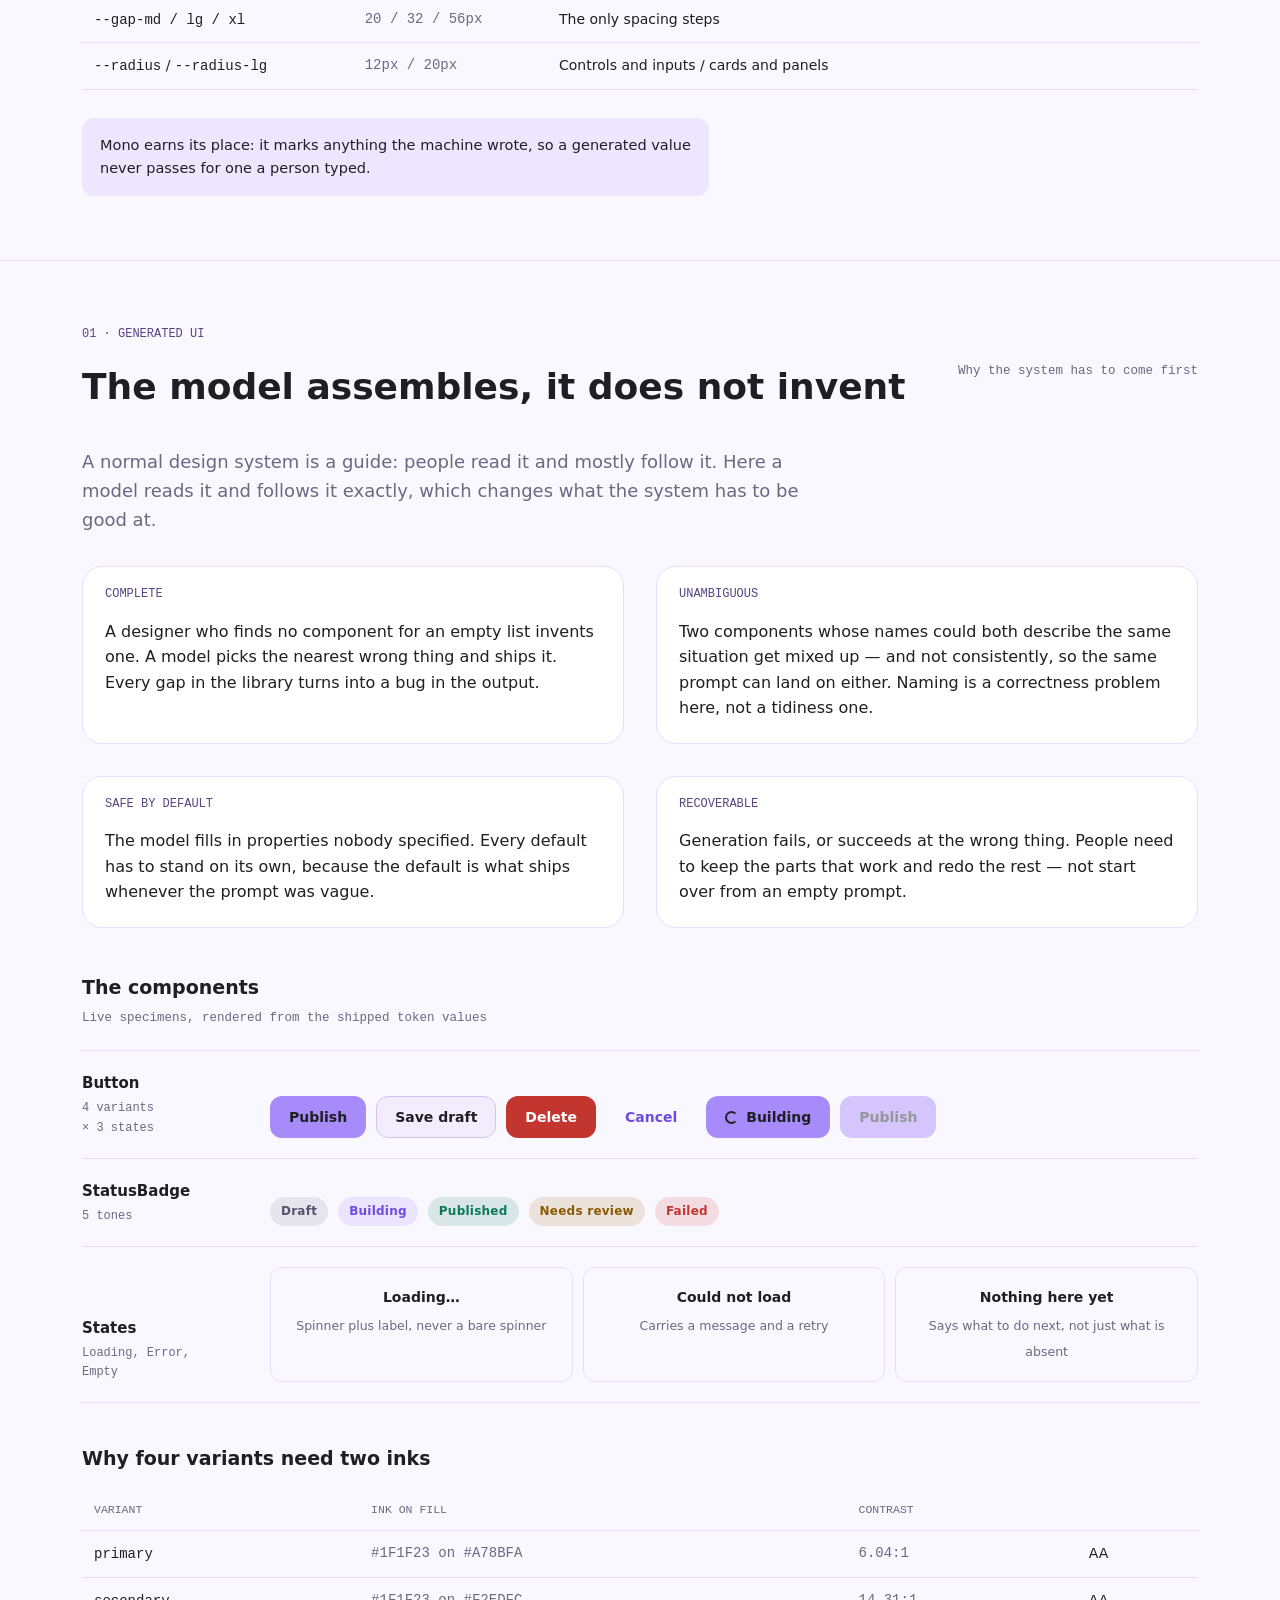
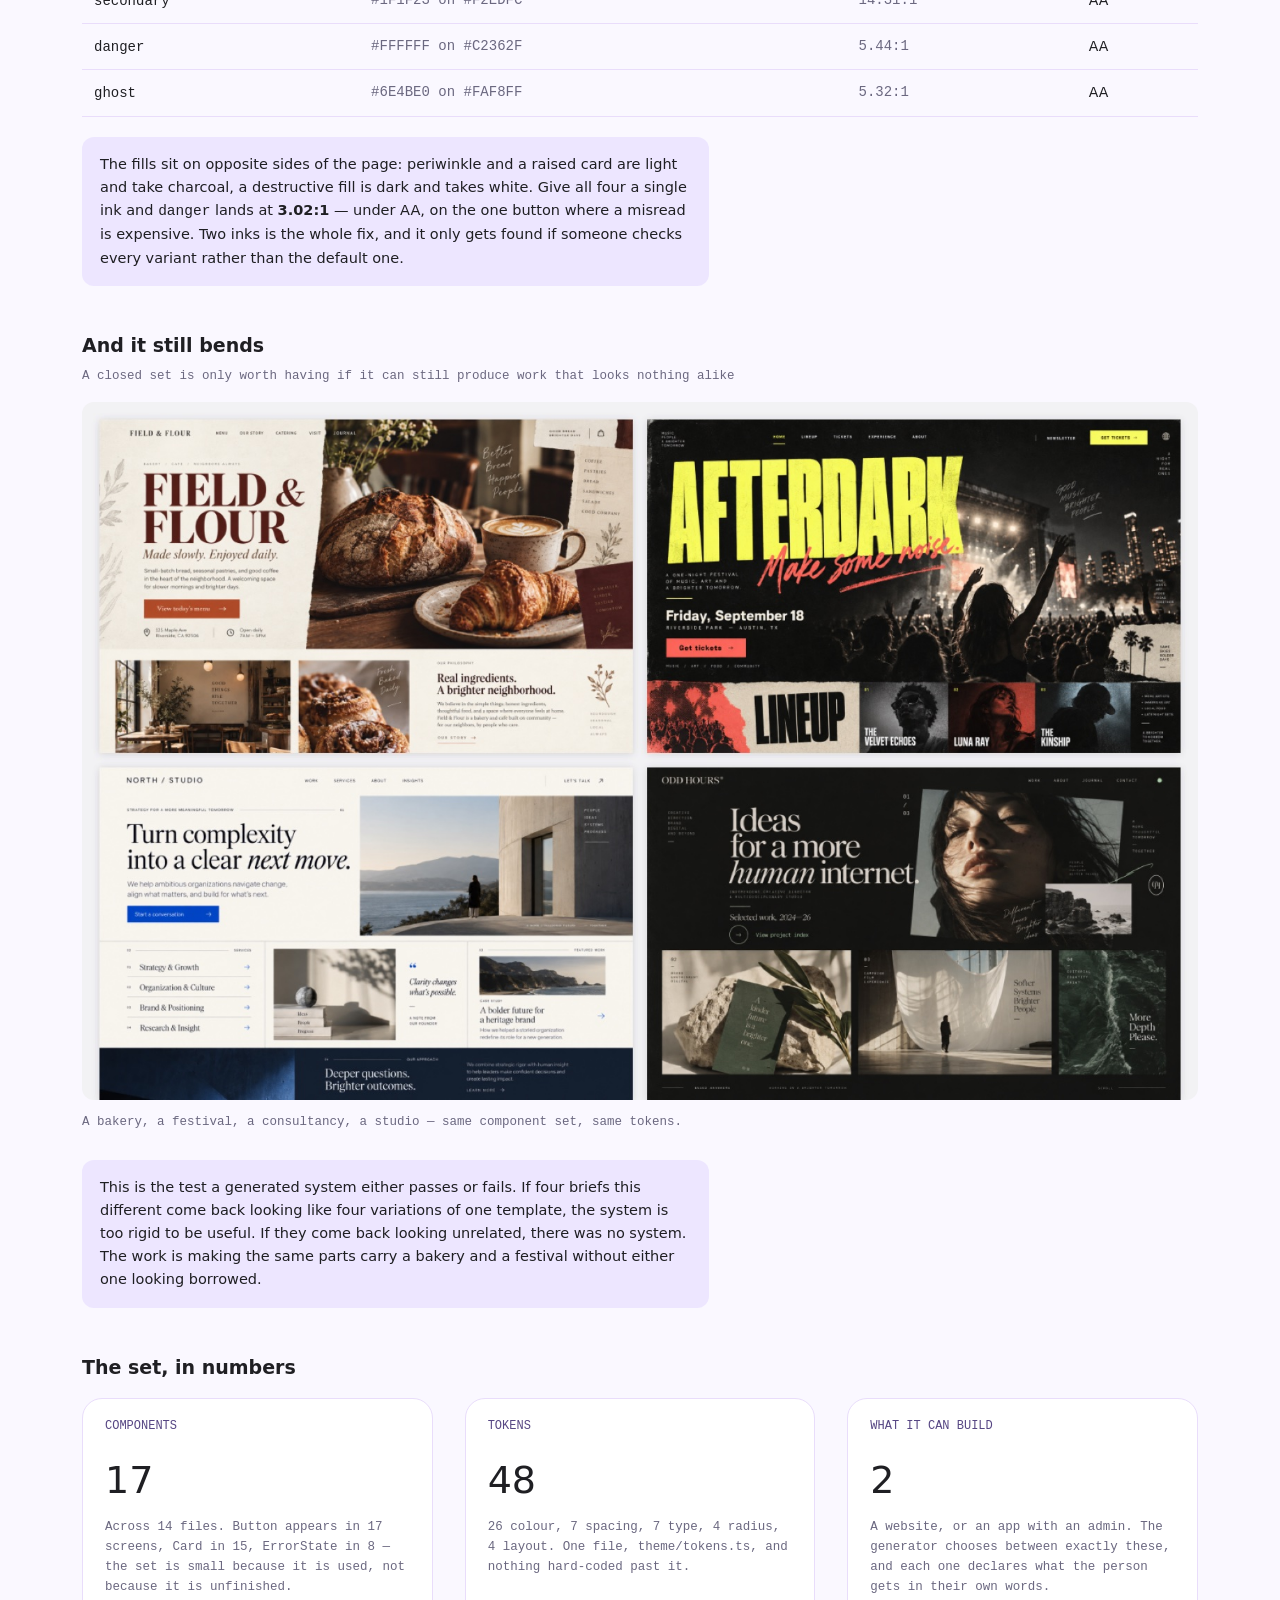
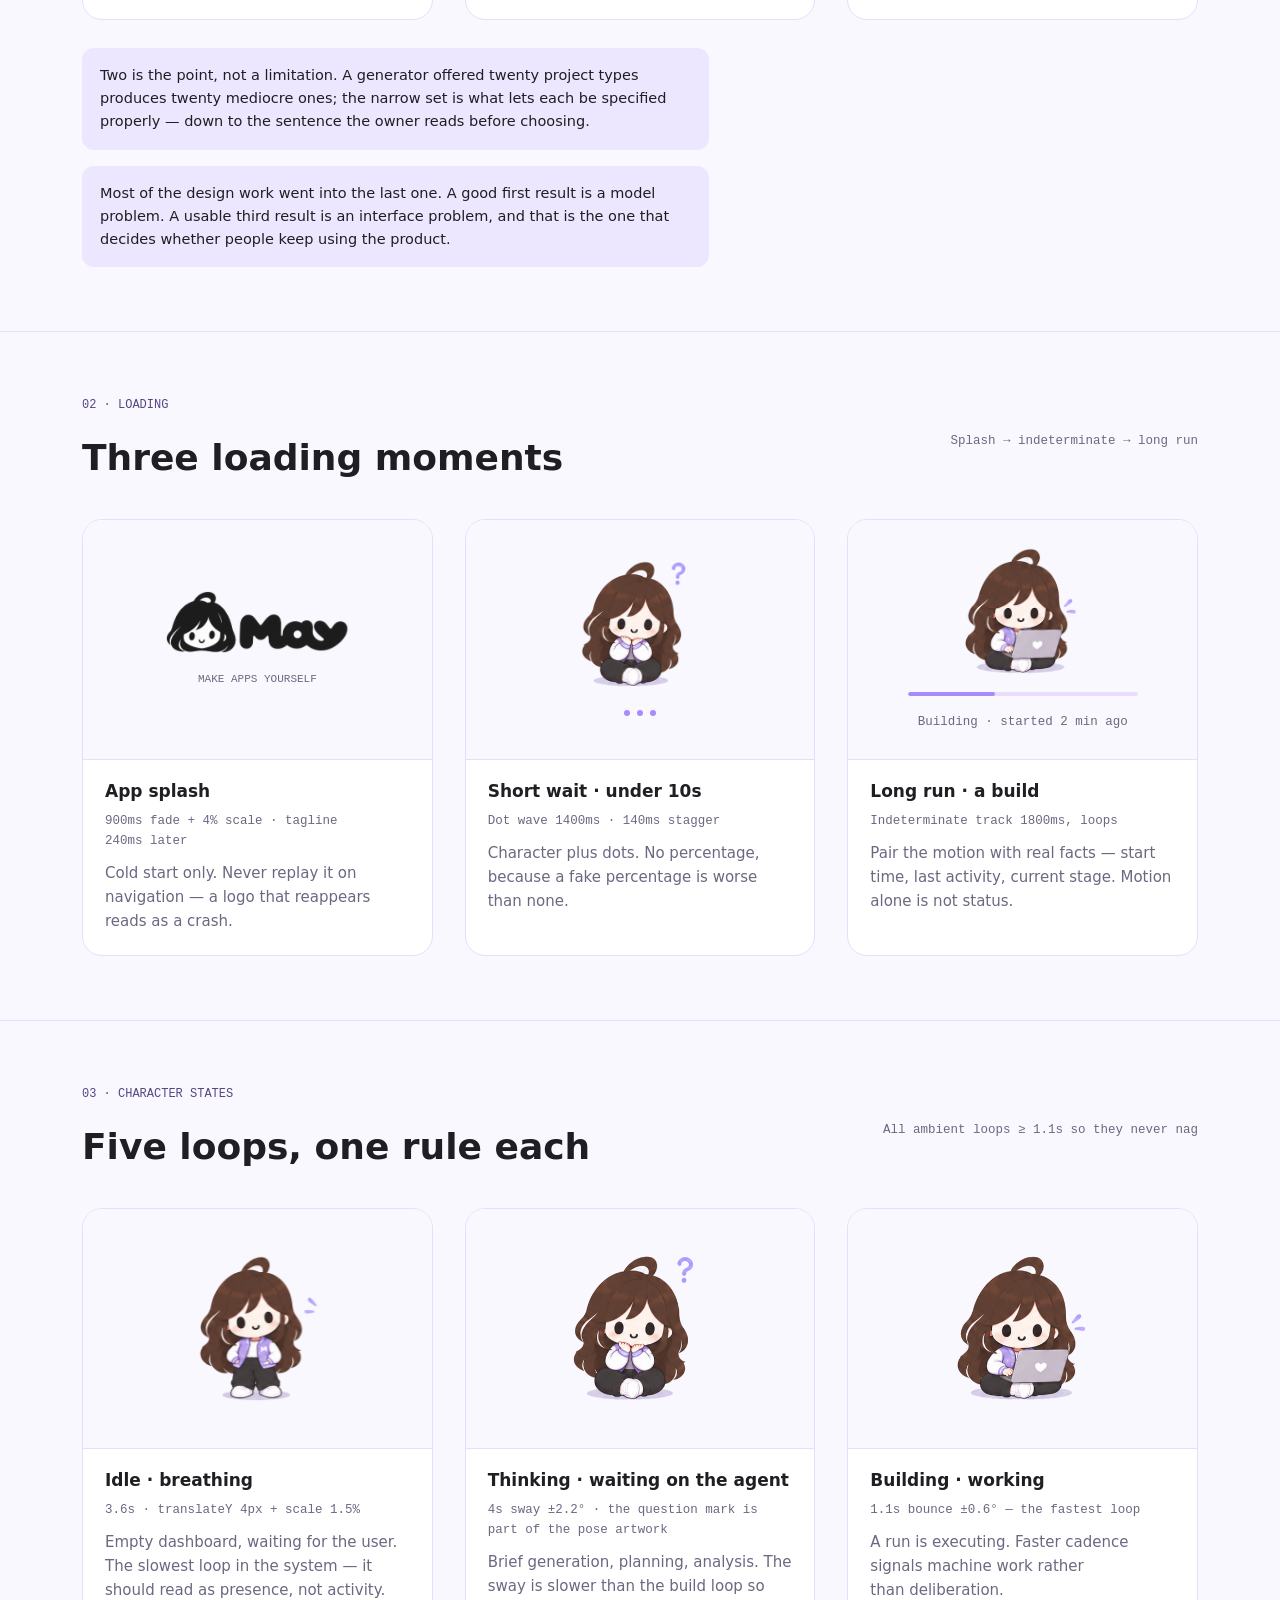
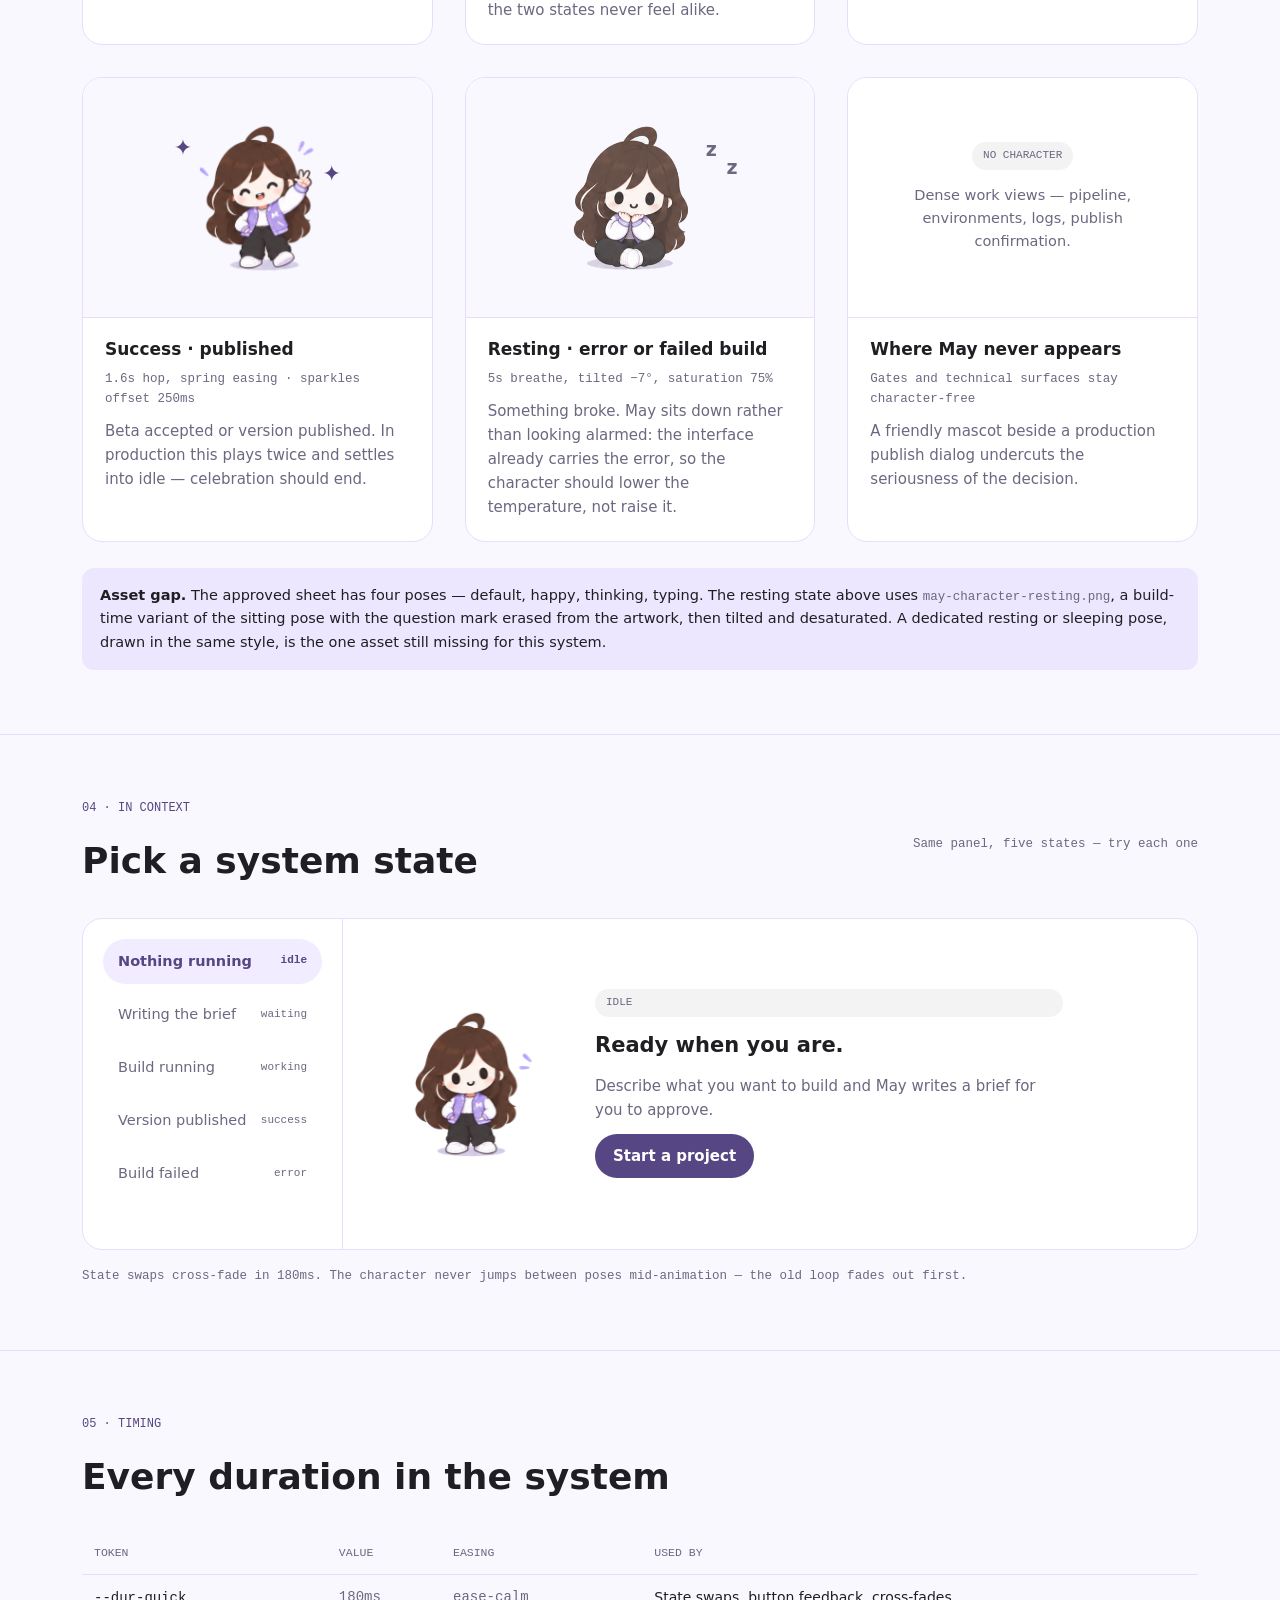
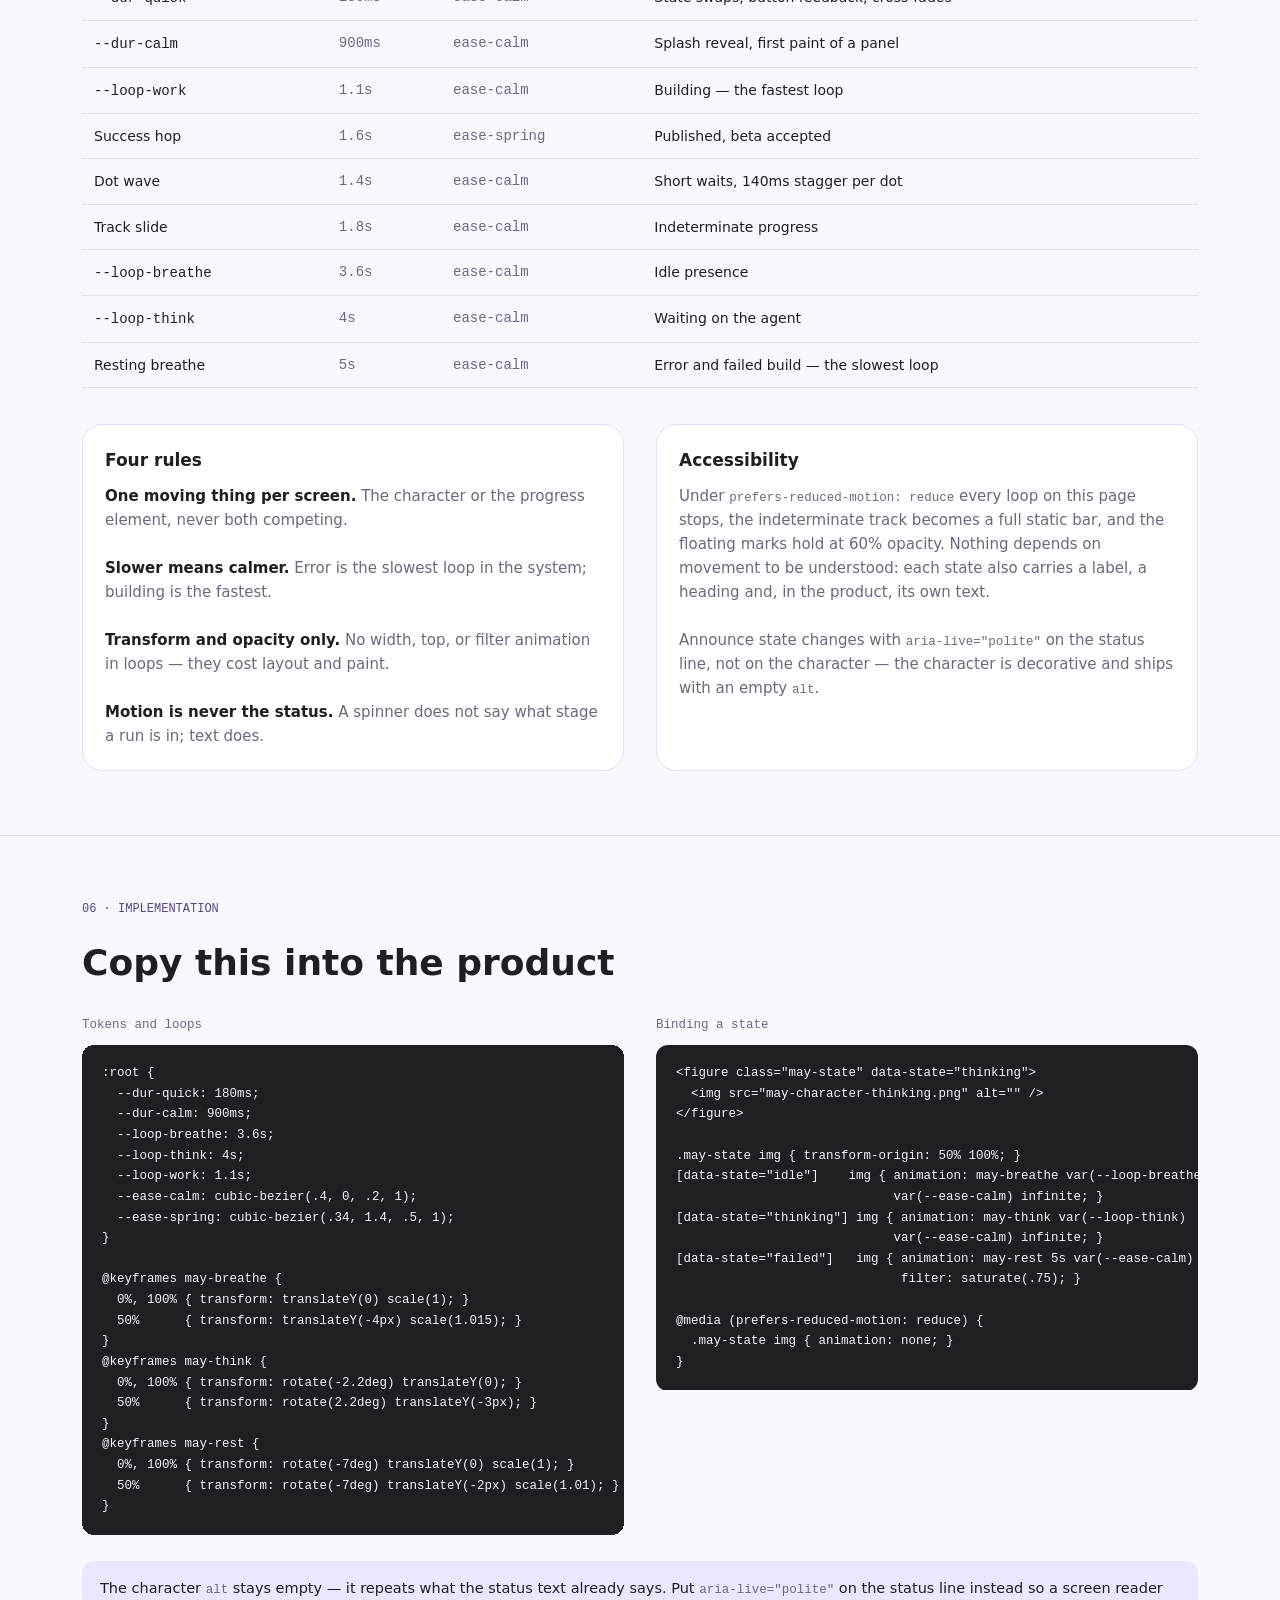
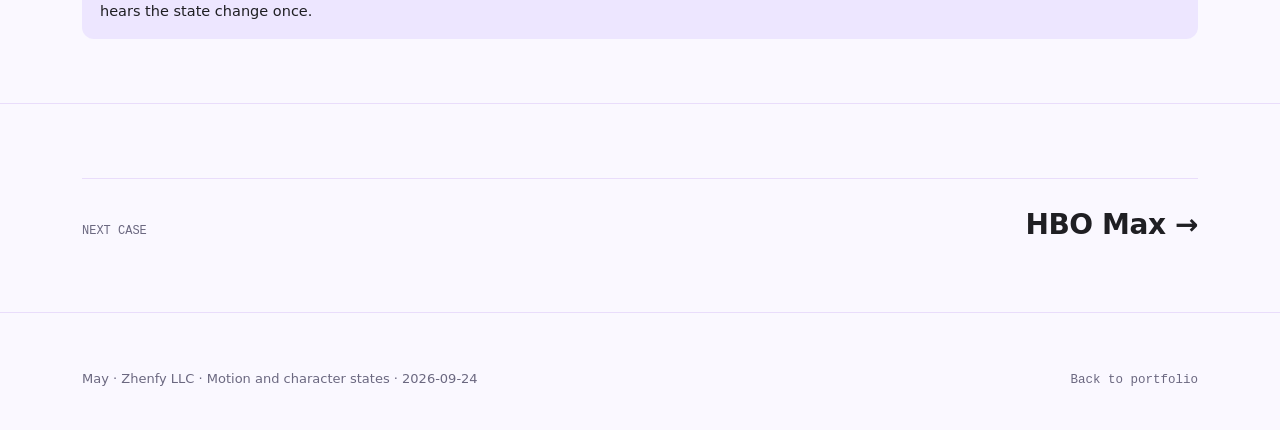
<file: may.html>
<!doctype html>
<html lang="en">
  <head>
    <meta charset="utf-8" />
    <meta name="viewport" content="width=device-width, initial-scale=1" />
    <title>May &mdash; Design system for an AI app builder | Lisha Chen</title>
    <meta name="description" content="Design system for May, Zhenfy's no-code AI app builder: colour tokens, the component vocabulary a model generates against, and the motion system that shows what the machine is doing." />
    <link rel="canonical" href="https://lisagh.github.io/may.html" />
    <link rel="icon" href="img/favicon.png" />
    <style>
      :root {
        --bg: #faf8ff; /* Off White */
        --surface: #ffffff;
        --fg: #1f1f23; /* Charcoal */
        --muted: #6b6880;
        --border: #e9ddfb; /* Lavender */
        --accent: #a78bfa; /* Periwinkle */

        --accent-ink: color-mix(in oklch, var(--accent) 62%, black);
        --accent-soft: color-mix(in oklch, var(--accent) 16%, transparent);
        --fg-soft: color-mix(in oklch, var(--fg) 5%, transparent);

        --font-display:
          ui-rounded, "SF Pro Rounded", "Hiragino Maru Gothic ProN", system-ui, sans-serif;
        --font-body: -apple-system, BlinkMacSystemFont, "Segoe UI", system-ui, sans-serif;
        --font-mono: ui-monospace, "JetBrains Mono", "SF Mono", Menlo, monospace;

        /* motion tokens — the whole system runs on these five */
        --dur-quick: 180ms; /* state swaps, button feedback */
        --dur-calm: 900ms; /* entrances */
        --loop-breathe: 3.6s; /* idle and resting */
        --loop-think: 4s; /* waiting and generating */
        --loop-work: 1.1s; /* building and typing */
        --ease-calm: cubic-bezier(0.4, 0, 0.2, 1);
        --ease-spring: cubic-bezier(0.34, 1.4, 0.5, 1);

        --fs-h1: 58px;
        --fs-h2: 36px;
        --gap-md: 20px;
        --gap-lg: 32px;
        --gap-xl: 56px;
        --container: 1180px;
        --gutter: 32px;
        --radius: 12px;
        --radius-lg: 20px;
      }

      *,
      *::before,
      *::after {
        box-sizing: border-box;
      }
      body {
        margin: 0;
        background: var(--bg);
        color: var(--fg);
        font-family: var(--font-body);
        font-size: 16px;
        line-height: 1.6;
        -webkit-font-smoothing: antialiased;
      }
      img {
        display: block;
        max-width: 100%;
      }
      a {
        color: inherit;
        text-decoration: none;
      }
      p {
        margin: 0;
        text-wrap: pretty;
      }
      h1,
      h2,
      h3 {
        margin: 0;
        font-family: var(--font-display);
        text-wrap: balance;
      }
      h1 {
        font-size: var(--fs-h1);
        font-weight: 700;
        letter-spacing: 0;
        line-height: 1.05;
      }
      h2 {
        font-size: var(--fs-h2);
        font-weight: 700;
        letter-spacing: 0;
      }
      h3 {
        font-size: 17px;
        font-weight: 650;
        letter-spacing: 0;
      }

      .container {
        max-width: var(--container);
        margin-inline: auto;
        padding-inline: var(--gutter);
      }
      .section {
        padding-block: clamp(40px, 5vw, 72px);
      }
      .section + .section {
        border-top: 1px solid var(--border);
      }
      .row-between {
        display: flex;
        align-items: center;
        justify-content: space-between;
        gap: var(--gap-md);
        flex-wrap: wrap;
      }
      .grid-2 {
        display: grid;
        grid-template-columns: repeat(2, 1fr);
        gap: var(--gap-lg);
      }
      .grid-2 > *,
      .grid-3 > * {
        min-width: 0;
      }
      .grid-3 {
        display: grid;
        grid-template-columns: repeat(3, 1fr);
        gap: var(--gap-lg);
      }
      @media (max-width: 920px) {
        .grid-2,
        .grid-3 {
          grid-template-columns: 1fr 1fr;
        }
      }
      @media (max-width: 640px) {
        :root { --fs-h1: 38px; --fs-h2: 28px; --gutter: 20px; }
        .topnav-inner { flex-wrap: wrap; }
        .home-link { font-size: 14px; }
        .grid-2,
        .grid-3 {
          grid-template-columns: 1fr;
        }
      }

      .eyebrow {
        font-family: var(--font-mono);
        font-size: 12px;
        letter-spacing: 0;
        text-transform: uppercase;
        color: var(--accent-ink);
        margin: 0 0 14px;
      }
      .lead {
        font-size: 18px;
        color: var(--muted);
        max-width: 64ch;
      }
      .meta {
        font-family: var(--font-mono);
        font-size: 12.5px;
        color: var(--muted);
      }

      .topnav {
        position: sticky;
        top: 0;
        z-index: 10;
        border-bottom: 1px solid var(--border);
        background: color-mix(in oklch, var(--bg) 88%, transparent);
        backdrop-filter: blur(12px);
      }
      .topnav-inner {
        display: flex;
        align-items: center;
        justify-content: space-between;
        padding-block: 12px;
        gap: var(--gap-md);
      }
      .topnav img {
        height: 26px;
        width: auto;
      }
      .topnav nav {
        display: flex;
        gap: 26px;
      }
      .topnav nav a {
        font-size: 14px;
        color: var(--muted);
      }
      .topnav nav a:hover {
        color: var(--fg);
      }
      @media (max-width: 940px) {
        .topnav nav {
          display: none;
        }
      }

      .btn {
        display: inline-flex;
        align-items: center;
        gap: 8px;
        min-height: 44px;
        padding: 11px 18px;
        border-radius: 999px;
        font-size: 15px;
        font-weight: 600;
        background: var(--accent-ink);
        color: var(--surface);
        border: 0;
        cursor: pointer;
        font-family: inherit;
        transition:
          background var(--dur-quick) var(--ease-calm),
          transform 60ms;
      }
      .btn:hover {
        background: color-mix(in oklch, var(--accent-ink) 86%, black);
      }
      .btn:active {
        transform: translateY(1px);
      }
      .btn-quiet {
        background: transparent;
        color: var(--fg);
        border: 1px solid var(--border);
      }
      .btn-quiet:hover {
        background: var(--accent-soft);
      }

      .card {
        background: var(--surface);
        border: 1px solid var(--border);
        border-radius: var(--radius-lg);
        overflow: hidden;
      }
      .card-body {
        padding: 18px 22px 22px;
      }
      .stage {
        background: var(--bg);
        border-bottom: 1px solid var(--border);
        min-height: 240px;
        display: grid;
        place-items: center;
        padding: 24px;
        position: relative;
        overflow: hidden;
      }

      /* ─── character animations ──────────────────────────────────────────── */
      .toon {
        width: auto;
        height: 150px;
        transform-origin: 50% 100%;
        will-change: transform;
      }

      @keyframes may-breathe {
        0%,
        100% {
          transform: translateY(0) scale(1);
        }
        50% {
          transform: translateY(-4px) scale(1.015);
        }
      }
      @keyframes may-think {
        0%,
        100% {
          transform: rotate(-2.2deg) translateY(0);
        }
        50% {
          transform: rotate(2.2deg) translateY(-3px);
        }
      }
      @keyframes may-work {
        0%,
        100% {
          transform: translateY(0) rotate(-0.6deg);
        }
        50% {
          transform: translateY(-3px) rotate(0.6deg);
        }
      }
      @keyframes may-hop {
        0% {
          transform: translateY(0) scale(1);
        }
        35% {
          transform: translateY(-18px) scale(1.04);
        }
        60% {
          transform: translateY(0) scale(0.97);
        }
        75% {
          transform: translateY(-6px) scale(1.01);
        }
        100% {
          transform: translateY(0) scale(1);
        }
      }
      @keyframes may-rest {
        0%,
        100% {
          transform: rotate(-7deg) translateY(0) scale(1);
        }
        50% {
          transform: rotate(-7deg) translateY(-2px) scale(1.01);
        }
      }

      .toon.is-idle {
        animation: may-breathe var(--loop-breathe) var(--ease-calm) infinite;
      }
      .toon.is-think {
        animation: may-think var(--loop-think) var(--ease-calm) infinite;
      }
      .toon.is-work {
        animation: may-work var(--loop-work) var(--ease-calm) infinite;
      }
      .toon.is-happy {
        animation: may-hop 1.6s var(--ease-spring) infinite;
      }
      .toon.is-rest {
        animation: may-rest 5s var(--ease-calm) infinite;
        filter: saturate(0.75);
        opacity: 0.92;
      }

      /* floating marks that sit beside the character */
      .mark {
        position: absolute;
        font-family: var(--font-display);
        font-weight: 700;
        color: var(--accent-ink);
        pointer-events: none;
      }
      @keyframes mark-pulse {
        0%,
        100% {
          opacity: 0.25;
          transform: translateY(0) scale(0.94);
        }
        50% {
          opacity: 1;
          transform: translateY(-6px) scale(1);
        }
      }
      @keyframes mark-drift {
        0% {
          opacity: 0;
          transform: translate(0, 0) scale(0.8);
        }
        30% {
          opacity: 0.9;
        }
        100% {
          opacity: 0;
          transform: translate(14px, -34px) scale(1.1);
        }
      }
      @keyframes mark-pop {
        0% {
          opacity: 0;
          transform: scale(0.4) rotate(-12deg);
        }
        40% {
          opacity: 1;
          transform: scale(1.1) rotate(4deg);
        }
        100% {
          opacity: 0;
          transform: scale(0.9) rotate(0);
        }
      }
      .mark.q {
        font-size: 30px;
        animation: mark-pulse var(--loop-think) var(--ease-calm) infinite;
      }
      .mark.z {
        font-size: 19px;
        color: var(--muted);
        animation: mark-drift 3.4s var(--ease-calm) infinite;
      }
      .mark.z.b {
        animation-delay: 1.1s;
      }
      .mark.s {
        font-size: 22px;
        animation: mark-pop 1.6s var(--ease-spring) infinite;
      }
      .mark.s.b {
        animation-delay: 0.25s;
      }

      /* ─── loading elements ──────────────────────────────────────────────── */
      .dots {
        display: inline-flex;
        align-items: center;
        gap: 7px;
        height: 12px;
      }
      .dots span {
        width: 6px;
        height: 6px;
        border-radius: 50%;
        background: var(--accent);
        animation: dot-wave 1400ms var(--ease-calm) infinite;
      }
      .dots span:nth-child(2) {
        animation-delay: 140ms;
      }
      .dots span:nth-child(3) {
        animation-delay: 280ms;
      }
      @keyframes dot-wave {
        0%,
        60%,
        100% {
          opacity: 0.3;
          transform: translateY(0);
        }
        30% {
          opacity: 1;
          transform: translateY(-4px);
        }
      }

      .track {
        height: 4px;
        border-radius: 999px;
        background: var(--border);
        overflow: hidden;
        width: 100%;
      }
      .track i {
        display: block;
        height: 100%;
        width: 38%;
        border-radius: 999px;
        background: var(--accent);
        animation: track-slide 1.8s var(--ease-calm) infinite;
      }
      @keyframes track-slide {
        0% {
          transform: translateX(-100%);
        }
        100% {
          transform: translateX(340%);
        }
      }

      @keyframes logo-reveal {
        from {
          opacity: 0;
          transform: scale(0.96);
        }
        to {
          opacity: 1;
          transform: scale(1);
        }
      }
      .splash {
        display: grid;
        place-items: center;
        gap: 18px;
      }
      .splash img {
        height: 62px;
        width: auto;
        animation: logo-reveal var(--dur-calm) var(--ease-calm) both;
      }
      .splash .tagline {
        font-family: var(--font-mono);
        font-size: 11px;
        letter-spacing: 0;
        color: var(--muted);
        animation: logo-reveal var(--dur-calm) var(--ease-calm) 240ms both;
      }

      /* ─── state demo ────────────────────────────────────────────────────── */
      .demo {
        display: grid;
        grid-template-columns: 260px 1fr;
        gap: 0;
      }
      @media (max-width: 860px) {
        .demo {
          grid-template-columns: 1fr;
        }
      }
      .demo-rail {
        border-right: 1px solid var(--border);
        padding: 20px;
        display: grid;
        gap: 8px;
        align-content: start;
      }
      @media (max-width: 860px) {
        .demo-rail {
          border-right: 0;
          border-bottom: 1px solid var(--border);
        }
      }
      .demo-rail button {
        display: flex;
        align-items: center;
        justify-content: space-between;
        gap: 10px;
        min-height: 44px;
        padding: 10px 14px;
        border-radius: 999px;
        border: 1px solid transparent;
        background: transparent;
        color: var(--muted);
        font: inherit;
        font-size: 14.5px;
        cursor: pointer;
        text-align: left;
        transition:
          background var(--dur-quick) var(--ease-calm),
          color var(--dur-quick) var(--ease-calm);
      }
      .demo-rail button:hover {
        background: var(--fg-soft);
        color: var(--fg);
      }
      .demo-rail button[aria-pressed="true"] {
        background: var(--accent-soft);
        color: var(--accent-ink);
        font-weight: 650;
      }
      .demo-rail button span {
        font-family: var(--font-mono);
        font-size: 11px;
      }

      .demo-screen {
        padding: 34px;
        display: grid;
        grid-template-columns: 190px 1fr;
        gap: 28px;
        align-items: center;
        min-height: 330px;
      }
      @media (max-width: 640px) {
        .demo-screen {
          grid-template-columns: 1fr;
          text-align: center;
          justify-items: center;
        }
      }
      .demo-figure {
        position: relative;
        display: grid;
        place-items: center;
        min-height: 190px;
      }
      .demo-copy {
        display: grid;
        gap: 12px;
        max-width: 46ch;
      }
      .demo-copy h3 {
        font-size: 21px;
      }
      .demo-copy p {
        color: var(--muted);
        font-size: 15px;
      }
      .demo-row {
        display: flex;
        align-items: center;
        gap: 12px;
        flex-wrap: wrap;
      }
      .pill {
        display: inline-flex;
        align-items: center;
        gap: 7px;
        padding: 5px 11px;
        border-radius: 999px;
        background: var(--accent-soft);
        color: var(--accent-ink);
        font-family: var(--font-mono);
        font-size: 11px;
        letter-spacing: 0;
        text-transform: uppercase;
      }
      .pill.quiet {
        background: var(--fg-soft);
        color: var(--muted);
      }

      table {
        width: 100%;
        border-collapse: collapse;
        font-size: 14px;
      }
      th,
      td {
        padding: 11px 12px;
        text-align: left;
        border-bottom: 1px solid var(--border);
        vertical-align: top;
      }
      th {
        font-family: var(--font-mono);
        font-size: 11.5px;
        letter-spacing: 0;
        text-transform: uppercase;
        color: var(--muted);
        font-weight: 500;
      }
      td.num {
        font-family: var(--font-mono);
        font-variant-numeric: tabular-nums;
        color: var(--muted);
        white-space: nowrap;
      }
      tbody tr:hover {
        background: var(--fg-soft);
      }
      .table-wrap {
        overflow-x: auto;
      }

      pre {
        margin: 0;
        padding: 18px 20px;
        background: var(--fg);
        color: #f4f2fb;
        border-radius: var(--radius);
        font-family: var(--font-mono);
        font-size: 12.5px;
        line-height: 1.65;
        overflow-x: auto;
      }
      .swatches {
        display: grid;
        gap: 18px 32px;
        grid-template-columns: repeat(auto-fit, minmax(240px, 1fr));
        list-style: none;
        margin: 0;
        padding: 0;
      }
      .swatches li {
        align-items: center;
        display: flex;
        gap: 12px;
      }
      .swatches li > span:last-child {
        display: flex;
        flex-direction: column;
        gap: 2px;
      }
      .swatches b { font-weight: 600; }
      .swatch {
        border: 1px solid var(--border);
        border-radius: 50%;
        flex: none;
        height: 30px;
        width: 30px;
      }
      .spec { margin-top: 22px; }
      .spec-row {
        align-items: flex-end; border-top: 1px solid var(--border); display: grid;
        gap: 18px 28px; grid-template-columns: 160px minmax(0, 1fr); padding: 20px 0;
      }
      .spec-row:last-of-type { border-bottom: 1px solid var(--border); }
      .spec-row > dt { color: var(--muted); font-family: var(--font-mono); font-size: 12px; }
      .spec-row > dt b { color: var(--fg); display: block; font-family: var(--font-body);
                         font-size: 15px; font-weight: 600; margin-bottom: 4px; }
      .spec-set { display: flex; flex-wrap: wrap; gap: 10px; align-items: center; }

      .sbtn {
        border: 1px solid transparent; border-radius: var(--radius); font-family: var(--font-body);
        font-size: 14px; font-weight: 600; min-height: 42px; padding: 11px 18px;
      }
      .sbtn[data-v="primary"]   { background: #A78BFA; color: #1F1F23; }
      .sbtn[data-v="secondary"] { background: #F2EDFC; color: #1F1F23; border-color: #D3C4EE; }
      .sbtn[data-v="danger"]    { background: #C2362F; color: #FFFFFF; }
      .sbtn[data-v="ghost"]     { background: transparent; color: #6E4BE0; }
      .sbtn[data-s="disabled"]  { opacity: .45; }
      .sbtn[data-s="loading"]::before {
        content: ""; display: inline-block; width: 13px; height: 13px; margin-right: 8px;
        border: 2px solid currentColor; border-right-color: transparent; border-radius: 50%;
        vertical-align: -2px; animation: sspin .7s linear infinite;
      }
      @keyframes sspin { to { transform: rotate(360deg); } }
      @media (prefers-reduced-motion: reduce) { .sbtn[data-s="loading"]::before { animation: none; } }

      .sbadge {
        border-radius: 999px; font-family: var(--font-body); font-size: 12px; font-weight: 700;
        letter-spacing: .02em; padding: 5px 11px;
      }
      .sbadge[data-t="neutral"] { background: rgba(86,81,110,.12);  color: #56516E; }
      .sbadge[data-t="active"]  { background: rgba(167,139,250,.18); color: #6E4BE0; }
      .sbadge[data-t="success"] { background: rgba(11,122,87,.14);   color: #0B7A57; }
      .sbadge[data-t="warning"] { background: rgba(138,90,0,.14);    color: #8A5A00; }
      .sbadge[data-t="danger"]  { background: rgba(194,54,47,.14);   color: #C2362F; }

      .sstate {
        border: 1px solid var(--border); border-radius: var(--radius); flex: 1 1 180px;
        min-width: 180px; padding: 18px; text-align: center;
      }
      .sstate b { display: block; font-size: 14px; margin-bottom: 4px; }
      .sstate span { color: var(--muted); font-size: 12.5px; }
      .note {
        background: var(--accent-soft);
        border-radius: var(--radius);
        padding: 16px 18px;
        font-size: 14.5px;
      }
      .pagefoot {
        padding-block: var(--gap-xl);
        border-top: 1px solid var(--border);
        color: var(--muted);
        font-size: 13px;
      }

      @media (prefers-reduced-motion: reduce) {
        .toon,
        .mark,
        .dots span,
        .track i,
        .splash img,
        .splash .tagline {
          animation: none !important;
        }
        .track i {
          width: 100%;
        }
        .mark {
          opacity: 0.6;
        }
      }
    
      /* --- shared case-page frame: breadcrumb, role strip, next case --- */
      .may-crumb {
        font-family: var(--font-mono);
        font-size: 12px;
        color: var(--muted);
        margin: 0 0 18px;
        text-transform: uppercase;
      }
      .may-crumb a:hover { color: var(--accent-ink); }
      .may-crumb span { margin: 0 8px; opacity: .5; }

      .may-rolestrip {
        border-top: 1px solid var(--border);
        border-bottom: 1px solid var(--border);
        display: grid;
        gap: 22px 40px;
        grid-template-columns: repeat(3, minmax(0, 1fr));
        margin: 38px 0 0;
        padding: 20px 0;
      }
      .may-rolestrip dt {
        font-family: var(--font-mono);
        font-size: 12px;
        text-transform: uppercase;
        color: var(--accent-ink);
        margin: 0 0 8px;
      }
      .may-rolestrip dd {
        font-family: var(--font-body);
        font-size: 15px;
        line-height: 1.55;
        color: var(--fg);
        margin: 0;
      }

      .may-nextcase {
        align-items: baseline;
        border-top: 1px solid var(--border);
        display: flex;
        flex-wrap: wrap;
        gap: 4px 20px;
        justify-content: space-between;
        margin-top: 10px;
        padding-top: 24px;
      }
      .may-nextcase-label {
        font-family: var(--font-mono);
        font-size: 12px;
        text-transform: uppercase;
        color: var(--muted);
      }
      .may-nextcase-name {
        font-family: var(--font-display);
        font-size: 28px;
        font-weight: 600;
        letter-spacing: -0.015em;
        transition: color 160ms ease;
      }
      .may-nextcase:hover .may-nextcase-name { color: var(--accent-ink); }

      @media (max-width: 700px) {
        .may-rolestrip { grid-template-columns: minmax(0, 1fr); gap: 18px; }
        .may-nextcase-name { font-size: 22px; }
        .spec-row { grid-template-columns: minmax(0, 1fr); gap: 12px; }
      }
    </style>
  </head>
  <body>
    <header class="topnav" data-od-id="topnav">
      <div class="container topnav-inner">
        <a class="home-link" href="index.html">Home</a>
        <img src="img/may/logo-lockup.png" alt="May" />
        <nav aria-label="Page sections">
          <a href="#foundations">Foundations</a>
          <a href="#generated">Generated UI</a>
          <a href="#loading">Loading</a>
          <a href="#states">States</a>
          <a href="#demo">In context</a>
          <a href="#spec">Timing</a>
          <a href="#code">Implementation</a>
        </nav>
        <a class="btn btn-quiet" href="img/may/brand-sheet.jpg">Brand assets</a>
      </div>
    </header>

    <main>
      <section class="section" data-od-id="hero">
        <div class="container">
          <p class="may-crumb"><a href="index.html">Home</a><span>/</span>May</p>
          <p class="eyebrow">MAY · DESIGN SYSTEM</p>
          <h1>A design system a model can build with.</h1>
          <p class="lead" style="margin-top: 18px">
            May turns a sentence into a working app. The person types what they want; a model picks
            the screens and components. That only works if the parts it picks from are a closed,
            named set — so the design system is not documentation here, it is what the generator
            draws on. This page covers the colour tokens, the component vocabulary the model writes
            against, and the motion system that tells the user what the machine is doing.
          </p>
          <p class="lead" style="margin-top: 14px">
            Every animation below is live — no video, no GIF. Nothing moves except transform and
            opacity, and everything stops under <span class="meta">prefers-reduced-motion</span>.
          </p>

          <dl class="may-rolestrip">
            <div>
              <dt>What I did</dt>
              <dd>Design System &middot; Component API &middot; Interaction Design &middot; Frontend &middot; Brand</dd>
            </div>
            <div>
              <dt>Team</dt>
              <dd>Design lead at Zhenfy, with the founder and the engineering team</dd>
            </div>
            <div>
              <dt>The set</dt>
              <dd>17 components, 48 tokens, 2 layout templates</dd>
            </div>
          </dl>
        </div>
      </section>

      <section class="section" id="foundations">
        <div class="container">
          <div class="row-between" style="margin-bottom: 32px">
            <div>
              <p class="eyebrow">00 · Foundations</p>
              <h2>Five colours, and nothing else</h2>
            </div>
            <p class="meta">Every surface comes from this list</p>
          </div>

          <ul class="swatches">
            <li><span class="swatch" style="background:#E9DDFB"></span>
              <span><b>Lavender</b><span class="meta">#E9DDFB &middot; Borders and dividers</span></span></li>
            <li><span class="swatch" style="background:#A78BFA"></span>
              <span><b>Periwinkle</b><span class="meta">#A78BFA &middot; The one accent</span></span></li>
            <li><span class="swatch" style="background:#FAF8FF"></span>
              <span><b>Off White</b><span class="meta">#FAF8FF &middot; Page ground</span></span></li>
            <li><span class="swatch" style="background:#1F1F23"></span>
              <span><b>Charcoal</b><span class="meta">#1F1F23 &middot; Text</span></span></li>
            <li><span class="swatch" style="background:#5B463A"></span>
              <span><b>Warm Brown</b><span class="meta">#5B463A &middot; Character artwork only</span></span></li>
          </ul>

          <div class="note" style="margin-top:28px;max-width:68ch">
            A short palette is a constraint on the generator, not a taste preference. Given a
            continuous range a model uses all of it &mdash; every screen fine on its own, the set
            looking like five different products.
          </div>

          <h3 style="margin:44px 0 16px;font-size:19px">Type and spacing</h3>
          <div class="table-wrap">
            <table>
              <thead><tr><th>Token</th><th>Value</th><th>Used by</th></tr></thead>
              <tbody>
                <tr><td><code>--font-display</code></td><td class="num">SF Pro Rounded</td><td>Headings and the wordmark &mdash; rounded, to match the character</td></tr>
                <tr><td><code>--font-body</code></td><td class="num">system-ui</td><td>Everything a person reads</td></tr>
                <tr><td><code>--font-mono</code></td><td class="num">JetBrains Mono</td><td>Values, labels, anything the machine produced</td></tr>
                <tr><td><code>--fs-h1</code> / <code>--fs-h2</code></td><td class="num">58px / 36px</td><td>Two heading sizes, no others</td></tr>
                <tr><td><code>--gap-md / lg / xl</code></td><td class="num">20 / 32 / 56px</td><td>The only spacing steps</td></tr>
                <tr><td><code>--radius</code> / <code>--radius-lg</code></td><td class="num">12px / 20px</td><td>Controls and inputs / cards and panels</td></tr>
              </tbody>
            </table>
          </div>

          <div class="note" style="margin-top:28px;max-width:68ch">
            Mono earns its place: it marks anything the machine wrote, so a generated value never
            passes for one a person typed.
          </div>
        </div>
      </section>

      <section class="section" id="generated">
        <div class="container">
          <div class="row-between" style="margin-bottom: 32px">
            <div>
              <p class="eyebrow">01 · Generated UI</p>
              <h2>The model assembles, it does not invent</h2>
            </div>
            <p class="meta">Why the system has to come first</p>
          </div>

          <p class="lead" style="margin-bottom: 32px">
            A normal design system is a guide: people read it and mostly follow it. Here a model
            reads it and follows it exactly, which changes what the system has to be good at.
          </p>

          <div class="grid-2">
            <div class="card"><div class="card-body">
              <p class="eyebrow">Complete</p>
              <p>A designer who finds no component for an empty list invents one. A model picks the
                 nearest wrong thing and ships it. Every gap in the library turns into a bug in the
                 output.</p>
            </div></div>
            <div class="card"><div class="card-body">
              <p class="eyebrow">Unambiguous</p>
              <p>Two components whose names could both describe the same situation get mixed up —
                 and not consistently, so the same prompt can land on either. Naming is a
                 correctness problem here, not a tidiness one.</p>
            </div></div>
            <div class="card"><div class="card-body">
              <p class="eyebrow">Safe by default</p>
              <p>The model fills in properties nobody specified. Every default has to stand on its
                 own, because the default is what ships whenever the prompt was vague.</p>
            </div></div>
            <div class="card"><div class="card-body">
              <p class="eyebrow">Recoverable</p>
              <p>Generation fails, or succeeds at the wrong thing. People need to keep the parts
                 that work and redo the rest — not start over from an empty prompt.</p>
            </div></div>
          </div>

          <h3 style="margin:44px 0 6px;font-size:19px">The components</h3>
          <p class="meta" style="margin-bottom:6px">Live specimens, rendered from the shipped token values</p>

          <dl class="spec">
            <div class="spec-row">
              <dt><b>Button</b>4 variants<br>&times; 3 states</dt>
              <dd class="spec-set" style="margin:0">
                <button class="sbtn" data-v="primary">Publish</button>
                <button class="sbtn" data-v="secondary">Save draft</button>
                <button class="sbtn" data-v="danger">Delete</button>
                <button class="sbtn" data-v="ghost">Cancel</button>
                <button class="sbtn" data-v="primary" data-s="loading">Building</button>
                <button class="sbtn" data-v="primary" data-s="disabled" disabled>Publish</button>
              </dd>
            </div>

            <div class="spec-row">
              <dt><b>StatusBadge</b>5 tones</dt>
              <dd class="spec-set" style="margin:0">
                <span class="sbadge" data-t="neutral">Draft</span>
                <span class="sbadge" data-t="active">Building</span>
                <span class="sbadge" data-t="success">Published</span>
                <span class="sbadge" data-t="warning">Needs review</span>
                <span class="sbadge" data-t="danger">Failed</span>
              </dd>
            </div>

            <div class="spec-row">
              <dt><b>States</b>Loading, Error,<br>Empty</dt>
              <dd class="spec-set" style="margin:0;align-items:stretch">
                <div class="sstate"><b>Loading&hellip;</b><span>Spinner plus label, never a bare spinner</span></div>
                <div class="sstate"><b>Could not load</b><span>Carries a message and a retry</span></div>
                <div class="sstate"><b>Nothing here yet</b><span>Says what to do next, not just what is absent</span></div>
              </dd>
            </div>
          </dl>

          <h3 style="margin:40px 0 16px;font-size:19px">Why four variants need two inks</h3>
          <div class="table-wrap">
            <table>
              <thead><tr><th>Variant</th><th>Ink on fill</th><th>Contrast</th><th></th></tr></thead>
              <tbody>
                <tr><td><code>primary</code></td><td class="num">#1F1F23 on #A78BFA</td><td class="num">6.04:1</td><td>AA</td></tr>
                <tr><td><code>secondary</code></td><td class="num">#1F1F23 on #F2EDFC</td><td class="num">14.31:1</td><td>AA</td></tr>
                <tr><td><code>danger</code></td><td class="num">#FFFFFF on #C2362F</td><td class="num">5.44:1</td><td>AA</td></tr>
                <tr><td><code>ghost</code></td><td class="num">#6E4BE0 on #FAF8FF</td><td class="num">5.32:1</td><td>AA</td></tr>
              </tbody>
            </table>
          </div>
          <div class="note" style="margin-top:20px;max-width:68ch">
            The fills sit on opposite sides of the page: periwinkle and a raised card are light and
            take charcoal, a destructive fill is dark and takes white. Give all four a single ink
            and <code>danger</code> lands at <strong>3.02:1</strong> &mdash; under AA, on the one
            button where a misread is expensive. Two inks is the whole fix, and it only gets found
            if someone checks every variant rather than the default one.
          </div>

          <h3 style="margin:44px 0 6px;font-size:19px">And it still bends</h3>
          <p class="meta" style="margin-bottom:16px">A closed set is only worth having if it can
             still produce work that looks nothing alike</p>
          <figure style="margin:0">
            <img src="img/may/templates.jpg" width="1600" height="1000" loading="lazy" decoding="async"
                 alt="Four generated sites side by side: a bakery in warm serif and photography, a music
                      festival in high-contrast yellow and black, a strategy consultancy in restrained
                      editorial type, and a design studio in dark monochrome."
                 style="display:block;width:100%;height:auto;border-radius:var(--radius)">
            <figcaption class="meta" style="margin-top:12px">
              A bakery, a festival, a consultancy, a studio &mdash; same component set, same tokens.
            </figcaption>
          </figure>

          <div class="note" style="margin-top:28px;max-width:68ch">
            This is the test a generated system either passes or fails. If four briefs this different
            come back looking like four variations of one template, the system is too rigid to be
            useful. If they come back looking unrelated, there was no system. The work is making the
            same parts carry a bakery and a festival without either one looking borrowed.
          </div>

          <h3 style="margin:44px 0 16px;font-size:19px">The set, in numbers</h3>
          <div class="grid-3">
            <div class="card"><div class="card-body">
              <p class="eyebrow">Components</p>
              <p style="font-size:38px;font-family:var(--font-display);margin:4px 0 6px">17</p>
              <p class="meta">Across 14 files. Button appears in 17 screens, Card in 15,
                 ErrorState in 8 &mdash; the set is small because it is used, not because
                 it is unfinished.</p>
            </div></div>
            <div class="card"><div class="card-body">
              <p class="eyebrow">Tokens</p>
              <p style="font-size:38px;font-family:var(--font-display);margin:4px 0 6px">48</p>
              <p class="meta">26 colour, 7 spacing, 7 type, 4 radius, 4 layout. One file,
                 <code>theme/tokens.ts</code>, and nothing hard-coded past it.</p>
            </div></div>
            <div class="card"><div class="card-body">
              <p class="eyebrow">What it can build</p>
              <p style="font-size:38px;font-family:var(--font-display);margin:4px 0 6px">2</p>
              <p class="meta">A website, or an app with an admin. The generator chooses between
                 exactly these, and each one declares what the person gets in their own words.</p>
            </div></div>
          </div>

          <div class="note" style="margin-top:28px;max-width:68ch">
            Two is the point, not a limitation. A generator offered twenty project types produces
            twenty mediocre ones; the narrow set is what lets each be specified properly &mdash;
            down to the sentence the owner reads before choosing.
          </div>

          <div class="note" style="margin-top:16px;max-width:68ch">
            Most of the design work went into the last one. A good first result is a model problem.
            A usable third result is an interface problem, and that is the one that decides whether
            people keep using the product.
          </div>
        </div>
      </section>

      <section class="section" id="loading" data-od-id="loading">
        <div class="container">
          <div class="row-between" style="margin-bottom: 32px">
            <div>
              <p class="eyebrow">02 · Loading</p>
              <h2>Three loading moments</h2>
            </div>
            <p class="meta">Splash → indeterminate → long run</p>
          </div>

          <div class="grid-3">
            <div class="card" data-od-id="loading-splash">
              <div class="stage">
                <div class="splash">
                  <img src="img/may/logo-lockup.png" alt="May" />
                  <p class="tagline">MAKE APPS YOURSELF</p>
                </div>
              </div>
              <div class="card-body">
                <h3>App splash</h3>
                <p class="meta" style="margin-top: 6px">
                  900ms fade + 4% scale · tagline 240ms later
                </p>
                <p style="color: var(--muted); font-size: 15px; margin-top: 10px">
                  Cold start only. Never replay it on navigation — a logo that reappears reads as a
                  crash.
                </p>
              </div>
            </div>

            <div class="card" data-od-id="loading-dots">
              <div class="stage">
                <div style="display: grid; gap: 18px; justify-items: center">
                  <img
                    class="toon is-think"
                    src="img/may/char-thinking.png"
                    alt="May thinking"
                    style="height: 130px"
                  />
                  <span class="dots" aria-label="Loading"
                    ><span></span><span></span><span></span
                  ></span>
                </div>
              </div>
              <div class="card-body">
                <h3>Short wait · under 10s</h3>
                <p class="meta" style="margin-top: 6px">Dot wave 1400ms · 140ms stagger</p>
                <p style="color: var(--muted); font-size: 15px; margin-top: 10px">
                  Character plus dots. No percentage, because a fake percentage is worse than none.
                </p>
              </div>
            </div>

            <div class="card" data-od-id="loading-run">
              <div class="stage">
                <div
                  style="
                    display: grid;
                    gap: 16px;
                    justify-items: center;
                    width: 100%;
                    max-width: 230px;
                  "
                >
                  <img
                    class="toon is-work"
                    src="img/may/char-typing.png"
                    alt="May building"
                    style="height: 130px"
                  />
                  <span class="track"><i></i></span>
                  <span class="meta">Building · started 2 min ago</span>
                </div>
              </div>
              <div class="card-body">
                <h3>Long run · a build</h3>
                <p class="meta" style="margin-top: 6px">Indeterminate track 1800ms, loops</p>
                <p style="color: var(--muted); font-size: 15px; margin-top: 10px">
                  Pair the motion with real facts — start time, last activity, current stage. Motion
                  alone is not status.
                </p>
              </div>
            </div>
          </div>
        </div>
      </section>

      <section class="section" id="states" data-od-id="states">
        <div class="container">
          <div class="row-between" style="margin-bottom: 32px">
            <div>
              <p class="eyebrow">03 · Character states</p>
              <h2>Five loops, one rule each</h2>
            </div>
            <p class="meta">All ambient loops ≥ 1.1s so they never nag</p>
          </div>

          <div class="grid-3">
            <div class="card" data-od-id="state-idle">
              <div class="stage">
                <img
                  class="toon is-idle"
                  src="img/may/char-default.png"
                  alt="May idle"
                />
              </div>
              <div class="card-body">
                <h3>Idle · breathing</h3>
                <p class="meta" style="margin-top: 6px">3.6s · translateY 4px + scale 1.5%</p>
                <p style="color: var(--muted); font-size: 15px; margin-top: 10px">
                  Empty dashboard, waiting for the user. The slowest loop in the system — it should
                  read as presence, not activity.
                </p>
              </div>
            </div>

            <div class="card" data-od-id="state-thinking">
              <div class="stage">
                <img
                  class="toon is-think"
                  src="img/may/char-thinking.png"
                  alt="May thinking"
                />
              </div>
              <div class="card-body">
                <h3>Thinking · waiting on the agent</h3>
                <p class="meta" style="margin-top: 6px">
                  4s sway ±2.2° · the question mark is part of the pose artwork
                </p>
                <p style="color: var(--muted); font-size: 15px; margin-top: 10px">
                  Brief generation, planning, analysis. The sway is slower than the build loop so
                  the two states never feel alike.
                </p>
              </div>
            </div>

            <div class="card" data-od-id="state-typing">
              <div class="stage">
                <img
                  class="toon is-work"
                  src="img/may/char-typing.png"
                  alt="May building"
                />
              </div>
              <div class="card-body">
                <h3>Building · working</h3>
                <p class="meta" style="margin-top: 6px">1.1s bounce ±0.6° — the fastest loop</p>
                <p style="color: var(--muted); font-size: 15px; margin-top: 10px">
                  A run is executing. Faster cadence signals machine work rather than deliberation.
                </p>
              </div>
            </div>

            <div class="card" data-od-id="state-success">
              <div class="stage">
                <img
                  class="toon is-happy"
                  src="img/may/char-happy.png"
                  alt="May celebrating"
                />
                <span class="mark s" style="top: 52px; left: 26%">✦</span>
                <span class="mark s b" style="top: 78px; right: 26%">✦</span>
              </div>
              <div class="card-body">
                <h3>Success · published</h3>
                <p class="meta" style="margin-top: 6px">
                  1.6s hop, spring easing · sparkles offset 250ms
                </p>
                <p style="color: var(--muted); font-size: 15px; margin-top: 10px">
                  Beta accepted or version published. In production this plays twice and settles
                  into idle — celebration should end.
                </p>
              </div>
            </div>

            <div class="card" data-od-id="state-resting">
              <div class="stage">
                <img
                  class="toon is-rest"
                  src="img/may/char-resting.png"
                  alt="May resting"
                />
                <span class="mark z" style="top: 56px; right: 28%">z</span>
                <span class="mark z b" style="top: 74px; right: 22%">z</span>
              </div>
              <div class="card-body">
                <h3>Resting · error or failed build</h3>
                <p class="meta" style="margin-top: 6px">5s breathe, tilted −7°, saturation 75%</p>
                <p style="color: var(--muted); font-size: 15px; margin-top: 10px">
                  Something broke. May sits down rather than looking alarmed: the interface already
                  carries the error, so the character should lower the temperature, not raise it.
                </p>
              </div>
            </div>

            <div class="card" data-od-id="state-none">
              <div class="stage" style="background: var(--surface)">
                <div
                  style="
                    display: grid;
                    gap: 14px;
                    justify-items: center;
                    max-width: 24ch;
                    text-align: center;
                  "
                >
                  <span class="pill quiet">No character</span>
                  <p style="color: var(--muted); font-size: 14.5px">
                    Dense work views — pipeline, environments, logs, publish confirmation.
                  </p>
                </div>
              </div>
              <div class="card-body">
                <h3>Where May never appears</h3>
                <p class="meta" style="margin-top: 6px">
                  Gates and technical surfaces stay character-free
                </p>
                <p style="color: var(--muted); font-size: 15px; margin-top: 10px">
                  A friendly mascot beside a production publish dialog undercuts the seriousness of
                  the decision.
                </p>
              </div>
            </div>
          </div>

          <p class="note" style="margin-top: 26px">
            <strong>Asset gap.</strong> The approved sheet has four poses — default, happy,
            thinking, typing. The resting state above uses
            <span class="meta">may-character-resting.png</span>, a build-time variant of the sitting
            pose with the question mark erased from the artwork, then tilted and desaturated. A
            dedicated resting or sleeping pose, drawn in the same style, is the one asset still
            missing for this system.
          </p>
        </div>
      </section>

      <section class="section" id="demo" data-od-id="demo">
        <div class="container">
          <div class="row-between" style="margin-bottom: 28px">
            <div>
              <p class="eyebrow">04 · In context</p>
              <h2>Pick a system state</h2>
            </div>
            <p class="meta">Same panel, five states — try each one</p>
          </div>

          <div class="card">
            <div class="demo">
              <div class="demo-rail" role="group" aria-label="System state">
                <button type="button" data-state="idle" aria-pressed="true">
                  Nothing running <span>idle</span>
                </button>
                <button type="button" data-state="thinking" aria-pressed="false">
                  Writing the brief <span>waiting</span>
                </button>
                <button type="button" data-state="building" aria-pressed="false">
                  Build running <span>working</span>
                </button>
                <button type="button" data-state="published" aria-pressed="false">
                  Version published <span>success</span>
                </button>
                <button type="button" data-state="failed" aria-pressed="false">
                  Build failed <span>error</span>
                </button>
              </div>

              <div class="demo-screen" id="screen">
                <div class="demo-figure">
                  <img
                    class="toon"
                    id="demo-toon"
                    src="img/may/char-default.png"
                    alt=""
                  />
                  <span class="mark" id="demo-mark" hidden></span>
                </div>
                <div class="demo-copy">
                  <span class="pill" id="demo-pill">Idle</span>
                  <h3 id="demo-title">Ready when you are.</h3>
                  <p id="demo-text">
                    Describe what you want to build and May writes a brief for you to approve.
                  </p>
                  <div class="demo-row" id="demo-extra"></div>
                </div>
              </div>
            </div>
          </div>

          <p class="meta" style="margin-top: 16px">
            State swaps cross-fade in 180ms. The character never jumps between poses mid-animation —
            the old loop fades out first.
          </p>
        </div>
      </section>

      <section class="section" id="spec" data-od-id="spec">
        <div class="container">
          <p class="eyebrow">05 · Timing</p>
          <h2 style="margin-bottom: 28px">Every duration in the system</h2>
          <div class="table-wrap">
            <table>
              <thead>
                <tr>
                  <th>Token</th>
                  <th>Value</th>
                  <th>Easing</th>
                  <th>Used by</th>
                </tr>
              </thead>
              <tbody>
                <tr>
                  <td><code>--dur-quick</code></td>
                  <td class="num">180ms</td>
                  <td class="num">ease-calm</td>
                  <td>State swaps, button feedback, cross-fades</td>
                </tr>
                <tr>
                  <td><code>--dur-calm</code></td>
                  <td class="num">900ms</td>
                  <td class="num">ease-calm</td>
                  <td>Splash reveal, first paint of a panel</td>
                </tr>
                <tr>
                  <td><code>--loop-work</code></td>
                  <td class="num">1.1s</td>
                  <td class="num">ease-calm</td>
                  <td>Building — the fastest loop</td>
                </tr>
                <tr>
                  <td>Success hop</td>
                  <td class="num">1.6s</td>
                  <td class="num">ease-spring</td>
                  <td>Published, beta accepted</td>
                </tr>
                <tr>
                  <td>Dot wave</td>
                  <td class="num">1.4s</td>
                  <td class="num">ease-calm</td>
                  <td>Short waits, 140ms stagger per dot</td>
                </tr>
                <tr>
                  <td>Track slide</td>
                  <td class="num">1.8s</td>
                  <td class="num">ease-calm</td>
                  <td>Indeterminate progress</td>
                </tr>
                <tr>
                  <td><code>--loop-breathe</code></td>
                  <td class="num">3.6s</td>
                  <td class="num">ease-calm</td>
                  <td>Idle presence</td>
                </tr>
                <tr>
                  <td><code>--loop-think</code></td>
                  <td class="num">4s</td>
                  <td class="num">ease-calm</td>
                  <td>Waiting on the agent</td>
                </tr>
                <tr>
                  <td>Resting breathe</td>
                  <td class="num">5s</td>
                  <td class="num">ease-calm</td>
                  <td>Error and failed build — the slowest loop</td>
                </tr>
              </tbody>
            </table>
          </div>

          <div class="grid-2" style="margin-top: 36px">
            <div class="card" style="padding: 22px">
              <h3 style="margin-bottom: 10px">Four rules</h3>
              <p style="color: var(--muted); font-size: 15px">
                <strong style="color: var(--fg)">One moving thing per screen.</strong> The character
                or the progress element, never both competing.<br /><br />
                <strong style="color: var(--fg)">Slower means calmer.</strong> Error is the slowest
                loop in the system; building is the fastest.<br /><br />
                <strong style="color: var(--fg)">Transform and opacity only.</strong> No width, top,
                or filter animation in loops — they cost layout and paint.<br /><br />
                <strong style="color: var(--fg)">Motion is never the status.</strong> A spinner does
                not say what stage a run is in; text does.
              </p>
            </div>
            <div class="card" style="padding: 22px">
              <h3 style="margin-bottom: 10px">Accessibility</h3>
              <p style="color: var(--muted); font-size: 15px">
                Under <span class="meta">prefers-reduced-motion: reduce</span> every loop on this
                page stops, the indeterminate track becomes a full static bar, and the floating
                marks hold at 60% opacity. Nothing depends on movement to be understood: each state
                also carries a label, a heading and, in the product, its own text.<br /><br />
                Announce state changes with <span class="meta">aria-live="polite"</span> on the
                status line, not on the character — the character is decorative and ships with an
                empty <span class="meta">alt</span>.
              </p>
            </div>
          </div>
        </div>
      </section>

      <section class="section" id="code" data-od-id="code">
        <div class="container">
          <p class="eyebrow">06 · Implementation</p>
          <h2 style="margin-bottom: 24px">Copy this into the product</h2>
          <div class="grid-2">
            <div>
              <p class="meta" style="margin-bottom: 10px">Tokens and loops</p>
              <pre>
:root {
  --dur-quick: 180ms;
  --dur-calm: 900ms;
  --loop-breathe: 3.6s;
  --loop-think: 4s;
  --loop-work: 1.1s;
  --ease-calm: cubic-bezier(.4, 0, .2, 1);
  --ease-spring: cubic-bezier(.34, 1.4, .5, 1);
}

@keyframes may-breathe {
  0%, 100% { transform: translateY(0) scale(1); }
  50%      { transform: translateY(-4px) scale(1.015); }
}
@keyframes may-think {
  0%, 100% { transform: rotate(-2.2deg) translateY(0); }
  50%      { transform: rotate(2.2deg) translateY(-3px); }
}
@keyframes may-rest {
  0%, 100% { transform: rotate(-7deg) translateY(0) scale(1); }
  50%      { transform: rotate(-7deg) translateY(-2px) scale(1.01); }
}</pre>
            </div>
            <div>
              <p class="meta" style="margin-bottom: 10px">Binding a state</p>
              <pre>
&lt;figure class="may-state" data-state="thinking"&gt;
  &lt;img src="may-character-thinking.png" alt="" /&gt;
&lt;/figure&gt;

.may-state img { transform-origin: 50% 100%; }
[data-state="idle"]    img { animation: may-breathe var(--loop-breathe)
                             var(--ease-calm) infinite; }
[data-state="thinking"] img { animation: may-think var(--loop-think)
                             var(--ease-calm) infinite; }
[data-state="failed"]   img { animation: may-rest 5s var(--ease-calm) infinite;
                              filter: saturate(.75); }

@media (prefers-reduced-motion: reduce) {
  .may-state img { animation: none; }
}</pre>
            </div>
          </div>
          <p class="note" style="margin-top: 26px">
            The character <span class="meta">alt</span> stays empty — it repeats what the status
            text already says. Put <span class="meta">aria-live="polite"</span> on the status line
            instead so a screen reader hears the state change once.
          </p>
        </div>
      </section>

      <section class="section">
        <div class="container">
          <a class="may-nextcase" href="hbo-max.html">
            <span class="may-nextcase-label">Next case</span>
            <span class="may-nextcase-name">HBO Max &rarr;</span>
          </a>
        </div>
      </section>
    </main>

    <footer class="pagefoot">
      <div class="container row-between">
        <span>May · Zhenfy LLC · Motion and character states · 2026-09-24</span>
        <span class="meta"><a href="index.html">Back to portfolio</a></span>
      </div>
    </footer>

    <script>
      var STATES = {
        idle: {
          pose: "may-character-default",
          anim: "is-idle",
          pill: "Idle",
          mark: null,
          title: "Ready when you are.",
          text: "Describe what you want to build and May writes a brief for you to approve.",
          extra: '<button class="btn" type="button">Start a project</button>',
        },
        thinking: {
          pose: "may-character-thinking",
          anim: "is-think",
          pill: "Waiting",
          mark: null,
          title: "Writing your Product Brief.",
          text: "Nothing is built until you approve it. Scope, exclusions and acceptance criteria come back for review.",
          extra: '<span class="dots"><span></span><span></span><span></span></span>',
        },
        building: {
          pose: "may-character-typing",
          anim: "is-work",
          pill: "Building",
          mark: null,
          title: "Build running.",
          text: "Started 2 minutes ago · last activity just now · pages and content stage.",
          extra: '<span class="track" style="max-width: 260px;"><i></i></span>',
        },
        published: {
          pose: "may-character-happy",
          anim: "is-happy",
          pill: "Published",
          mark: { cls: "mark s", text: "✦" },
          title: "Version 2 is live.",
          text: "Version 1 stays available as a rollback target. Nothing else changed.",
          extra: '<button class="btn btn-quiet" type="button">View live site</button>',
        },
        failed: {
          pose: "may-character-resting",
          anim: "is-rest",
          pill: "Build failed",
          mark: { cls: "mark z", text: "z" },
          title: "That build did not finish.",
          text: "Your live version is untouched. May can analyse the failed run and try a fix, reusing the stages that already completed.",
          extra: '<button class="btn" type="button">Analyse and retry</button>',
        },
      };

      var toon = document.getElementById("demo-toon");
      var mark = document.getElementById("demo-mark");
      var pill = document.getElementById("demo-pill");
      var title = document.getElementById("demo-title");
      var text = document.getElementById("demo-text");
      var extra = document.getElementById("demo-extra");
      var screen = document.getElementById("screen");

      function apply(key) {
        var s = STATES[key];
        if (!s) return;
        screen.style.opacity = "0";
        setTimeout(function () {
          toon.className = "toon " + s.anim;
          toon.src = "img/may/" + s.pose.replace("may-character-", "char-") + ".png";
          pill.textContent = s.pill;
          pill.className = key === "failed" || key === "idle" ? "pill quiet" : "pill";
          title.textContent = s.title;
          text.textContent = s.text;
          extra.innerHTML = s.extra;
          if (s.mark) {
            mark.className = s.mark.cls;
            mark.textContent = s.mark.text;
            mark.style.top = "40px";
            mark.style.right = "24%";
            mark.hidden = false;
          } else {
            mark.hidden = true;
          }
          screen.style.opacity = "1";
        }, 180);
      }

      screen.style.transition = "opacity 180ms cubic-bezier(.4, 0, .2, 1)";

      document.querySelectorAll(".demo-rail button").forEach(function (btn) {
        btn.addEventListener("click", function () {
          document.querySelectorAll(".demo-rail button").forEach(function (b) {
            b.setAttribute("aria-pressed", String(b === btn));
          });
          apply(btn.getAttribute("data-state"));
        });
      });

      apply("idle");
    </script>
  </body>
</html>
</file>
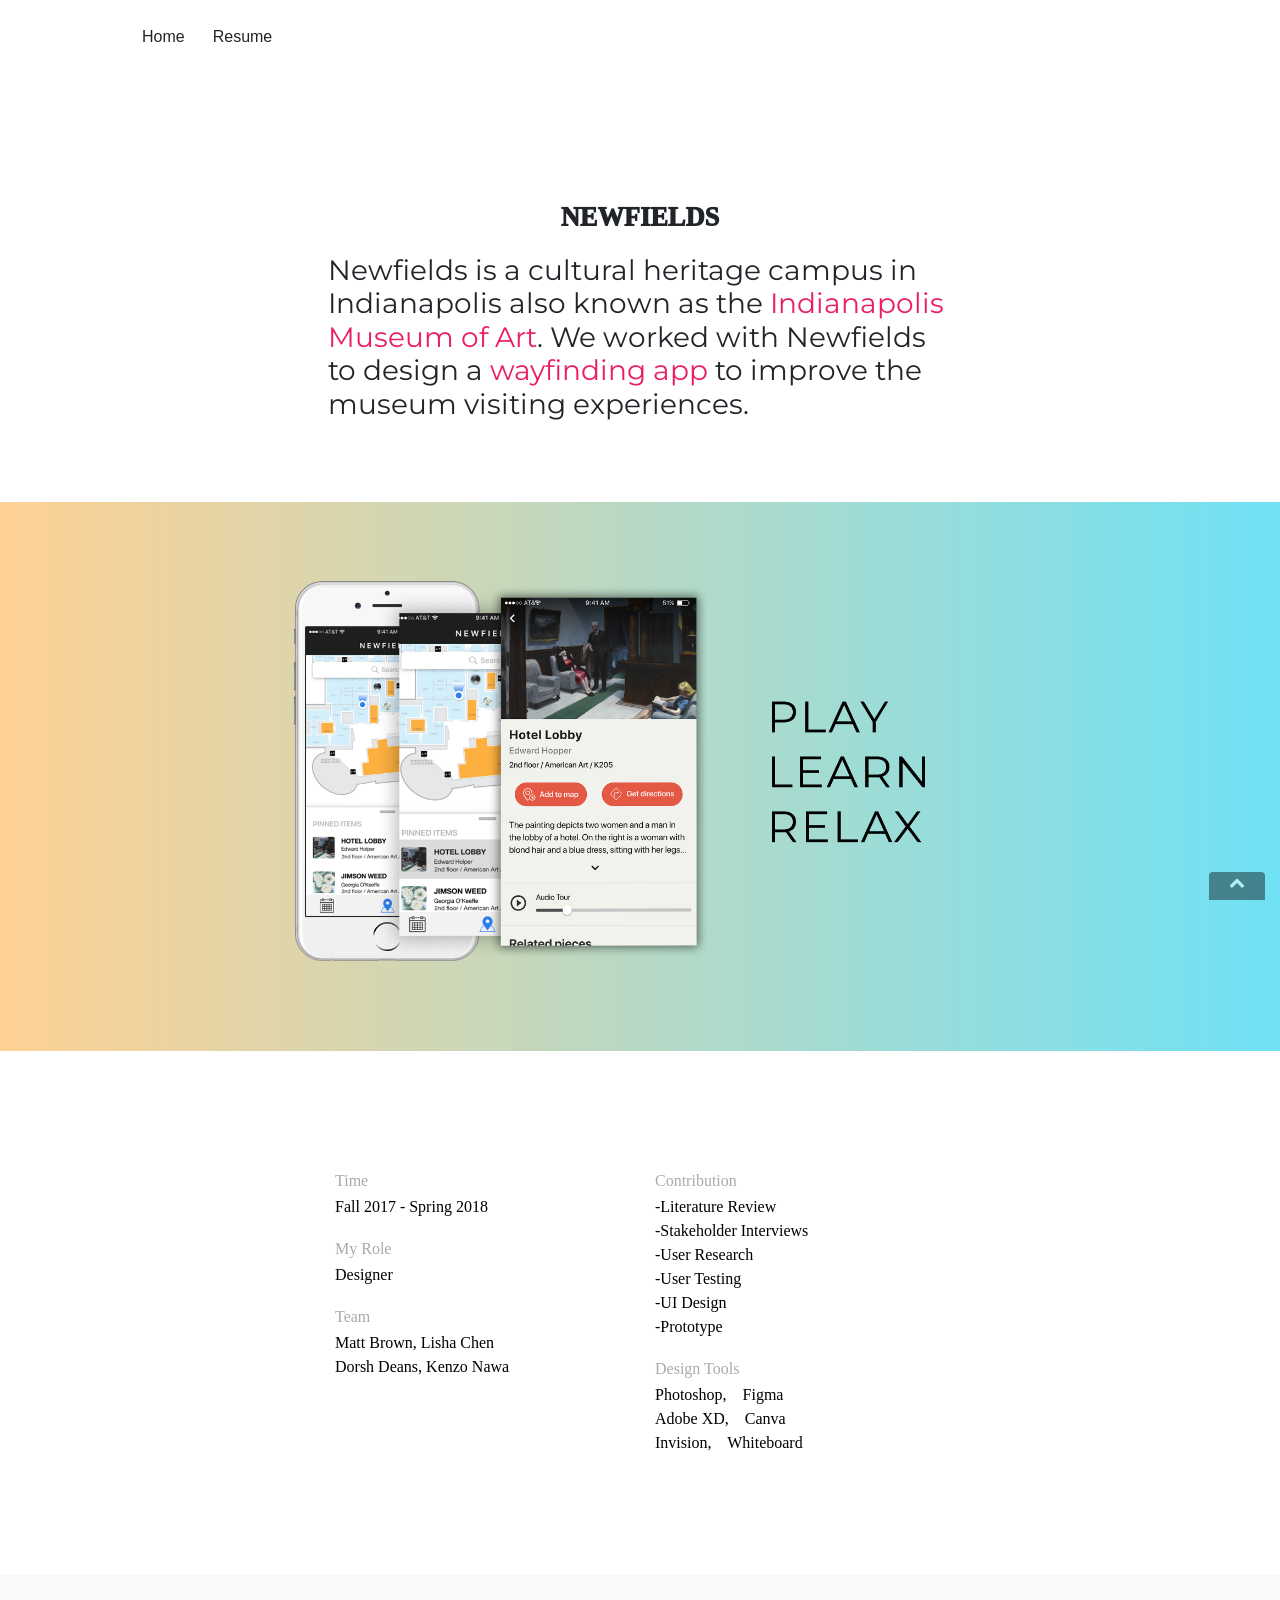
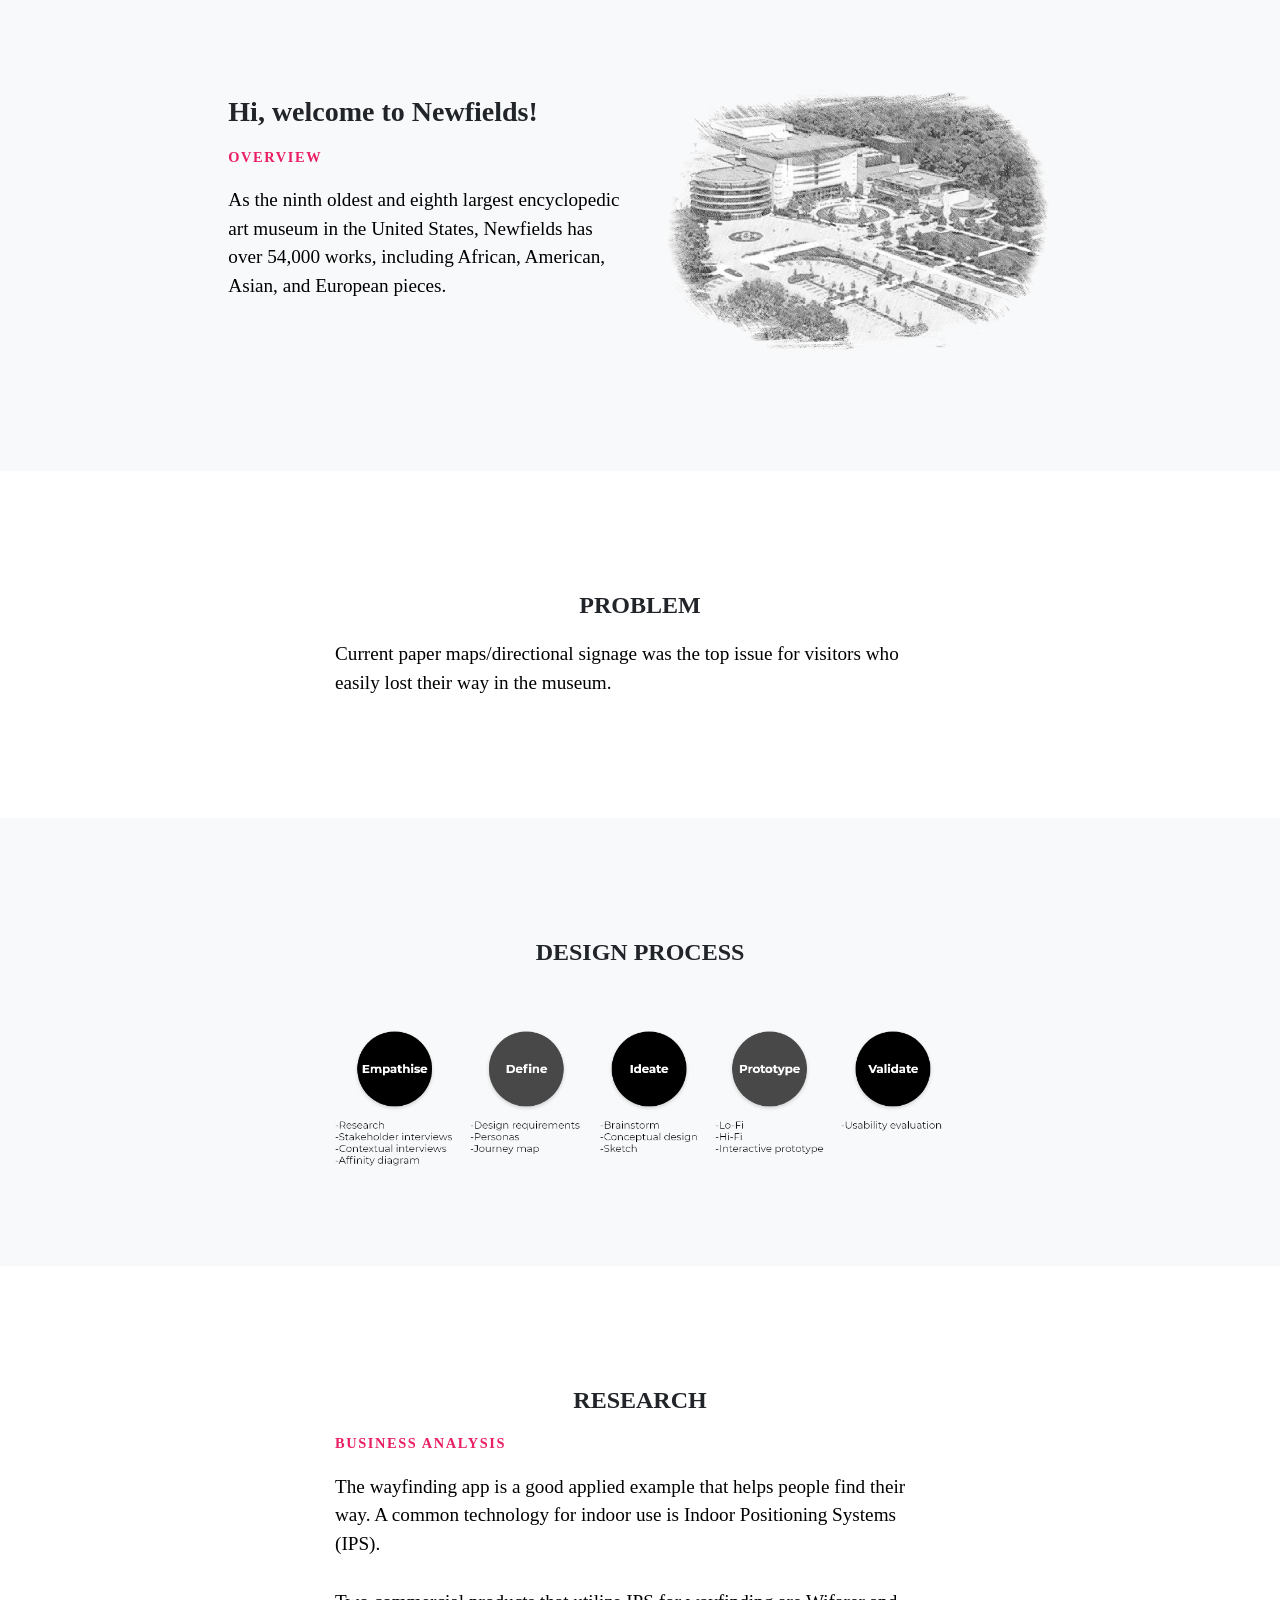
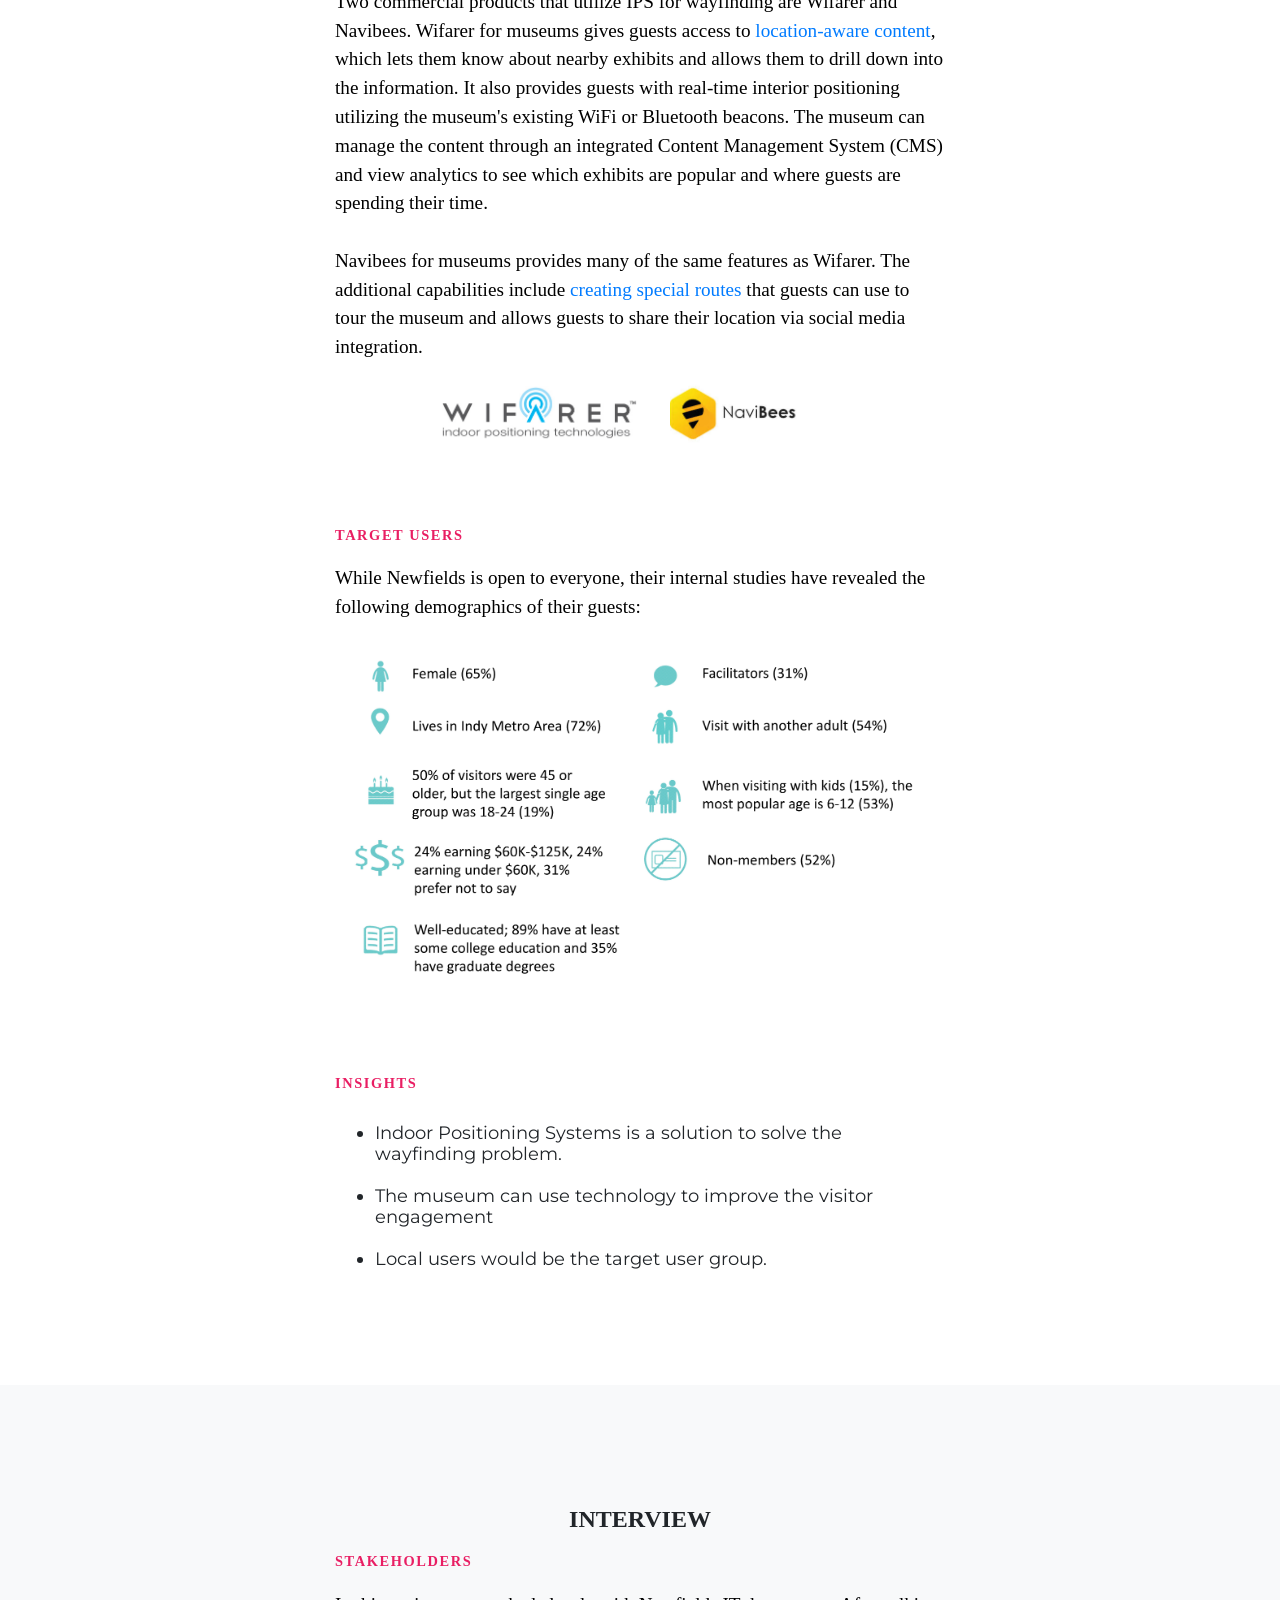
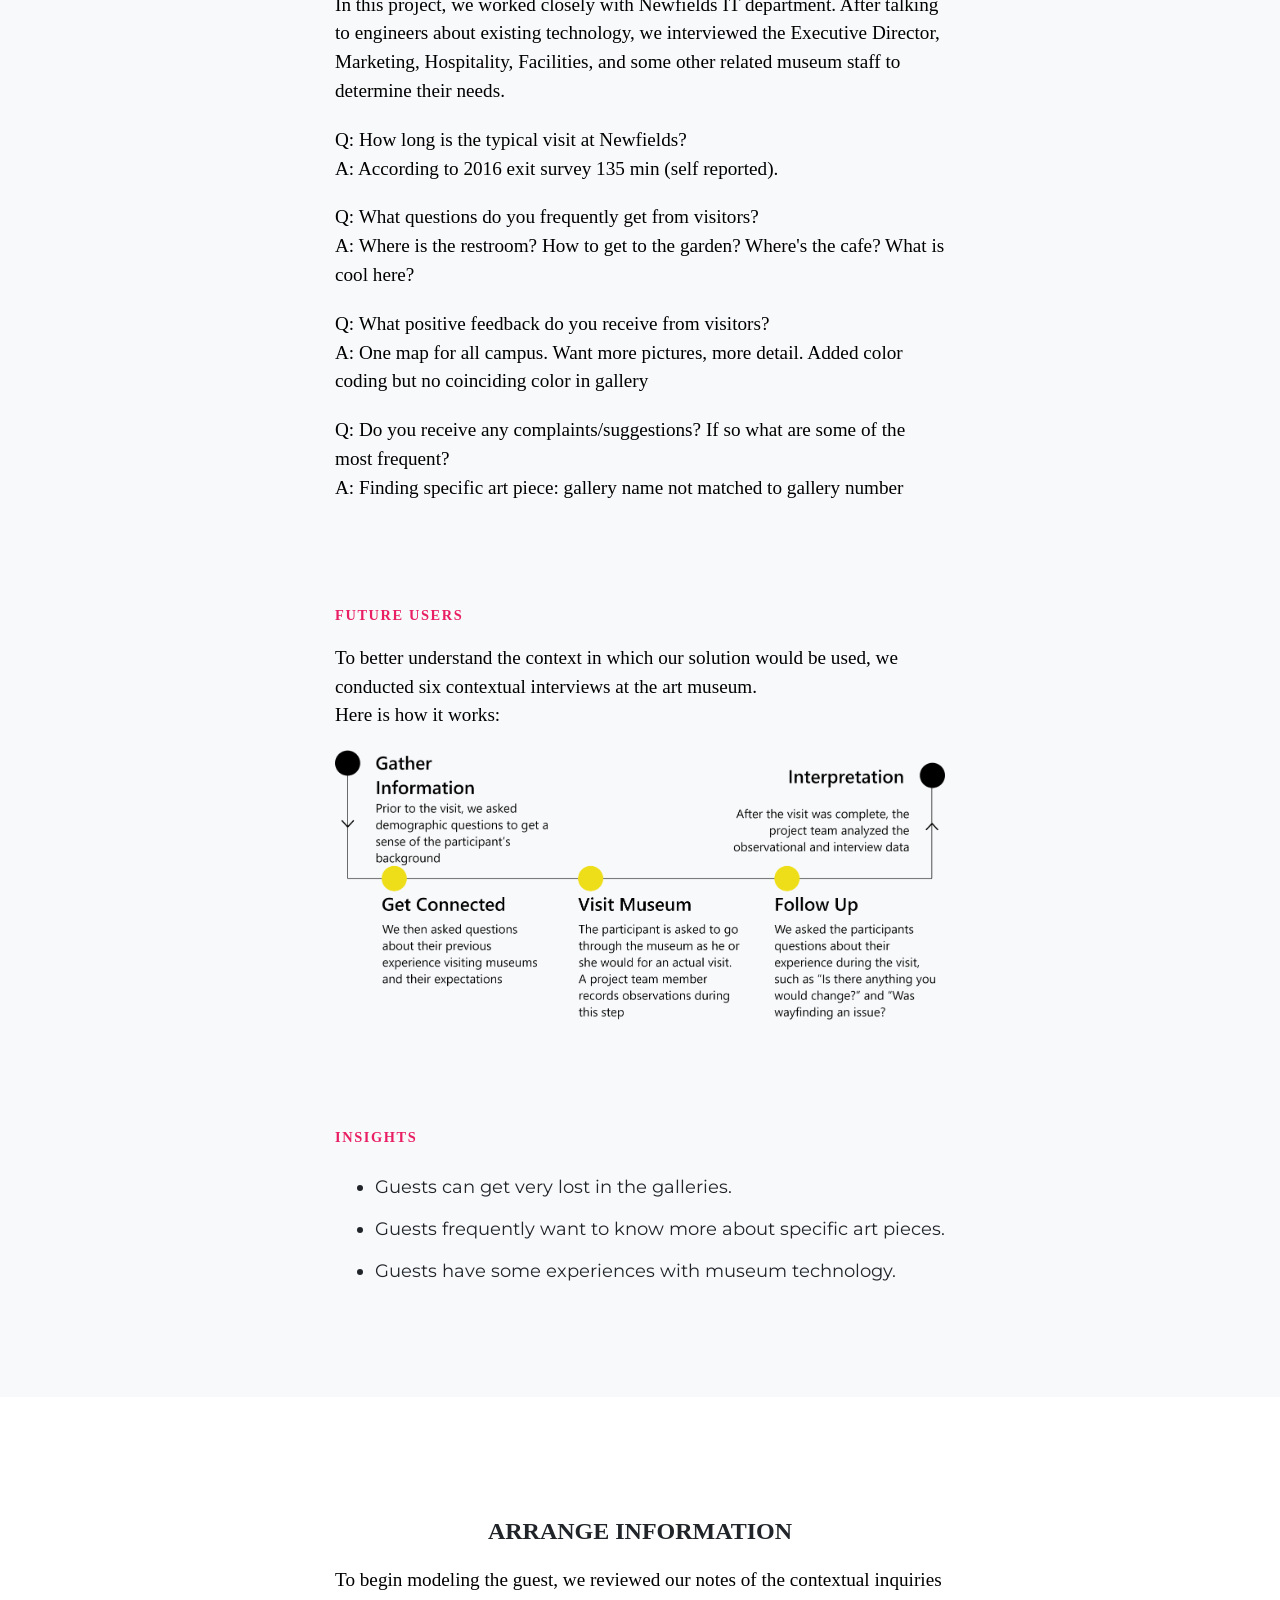
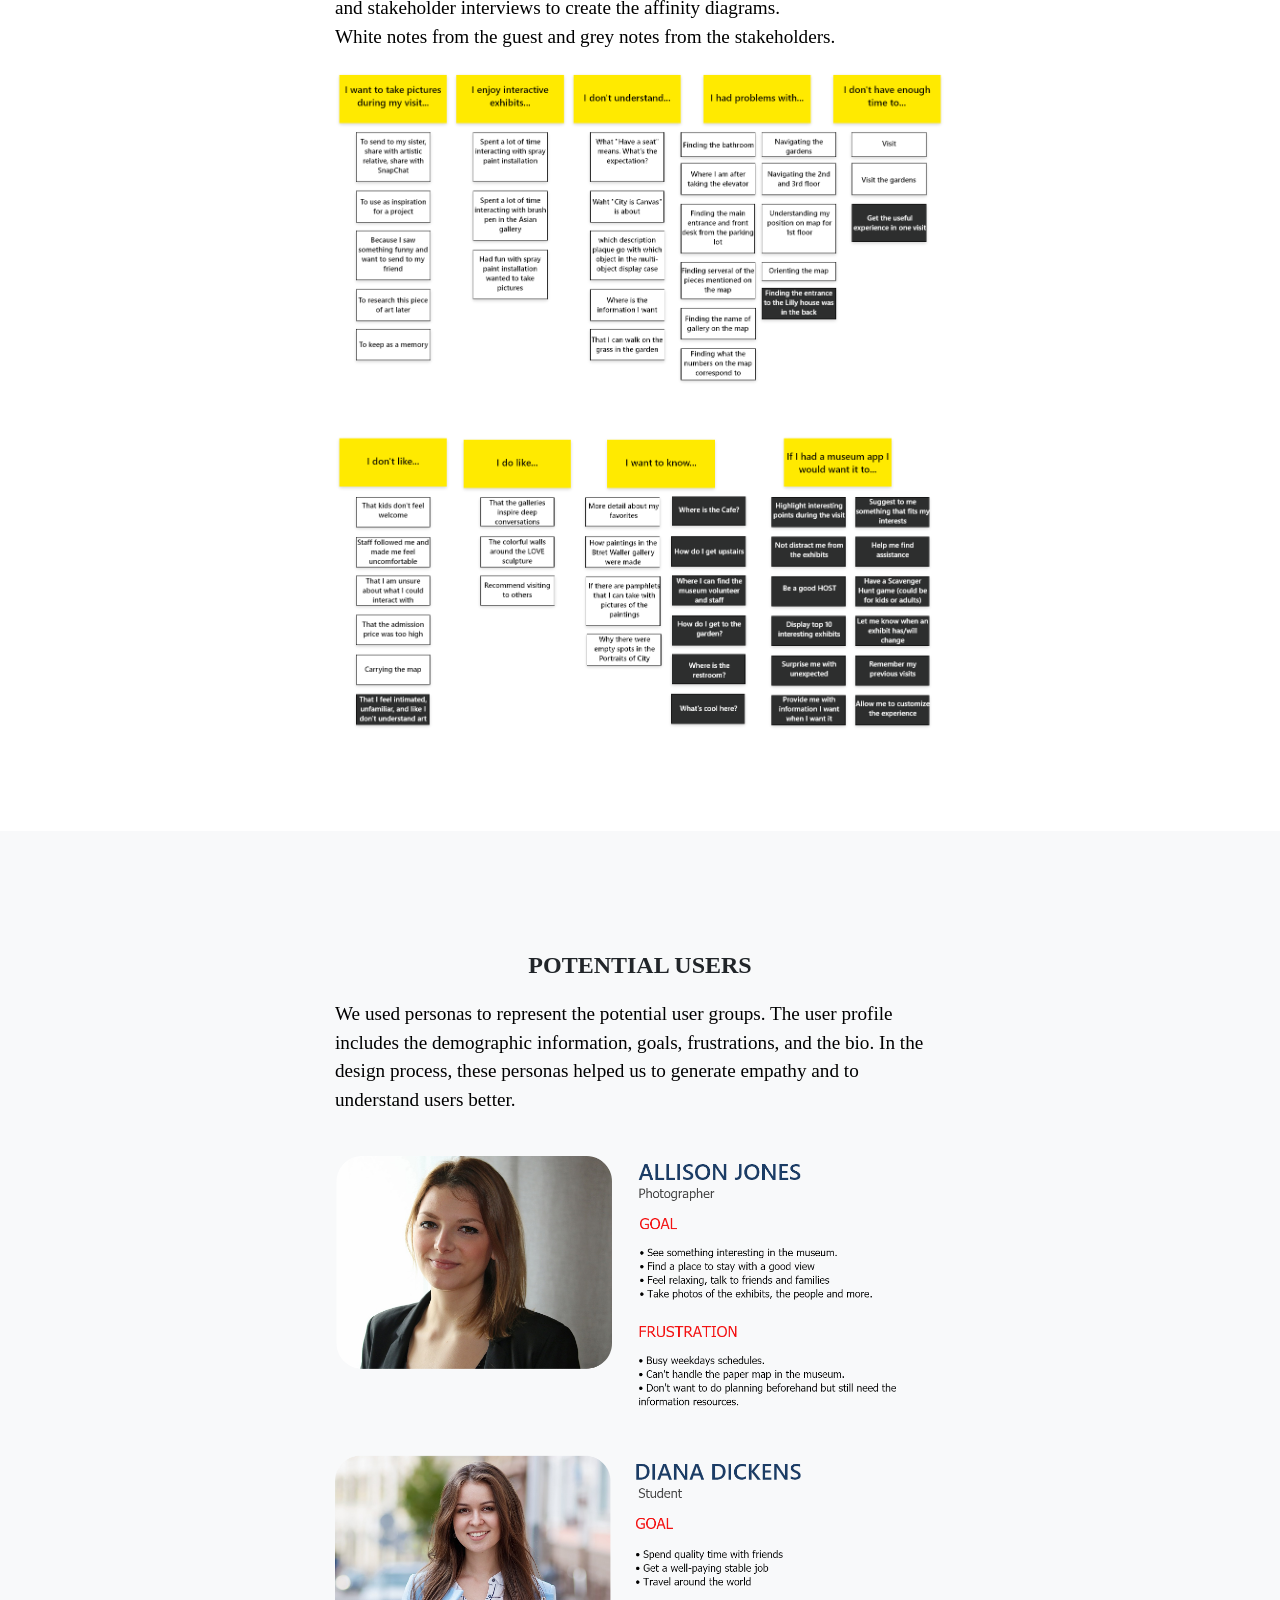
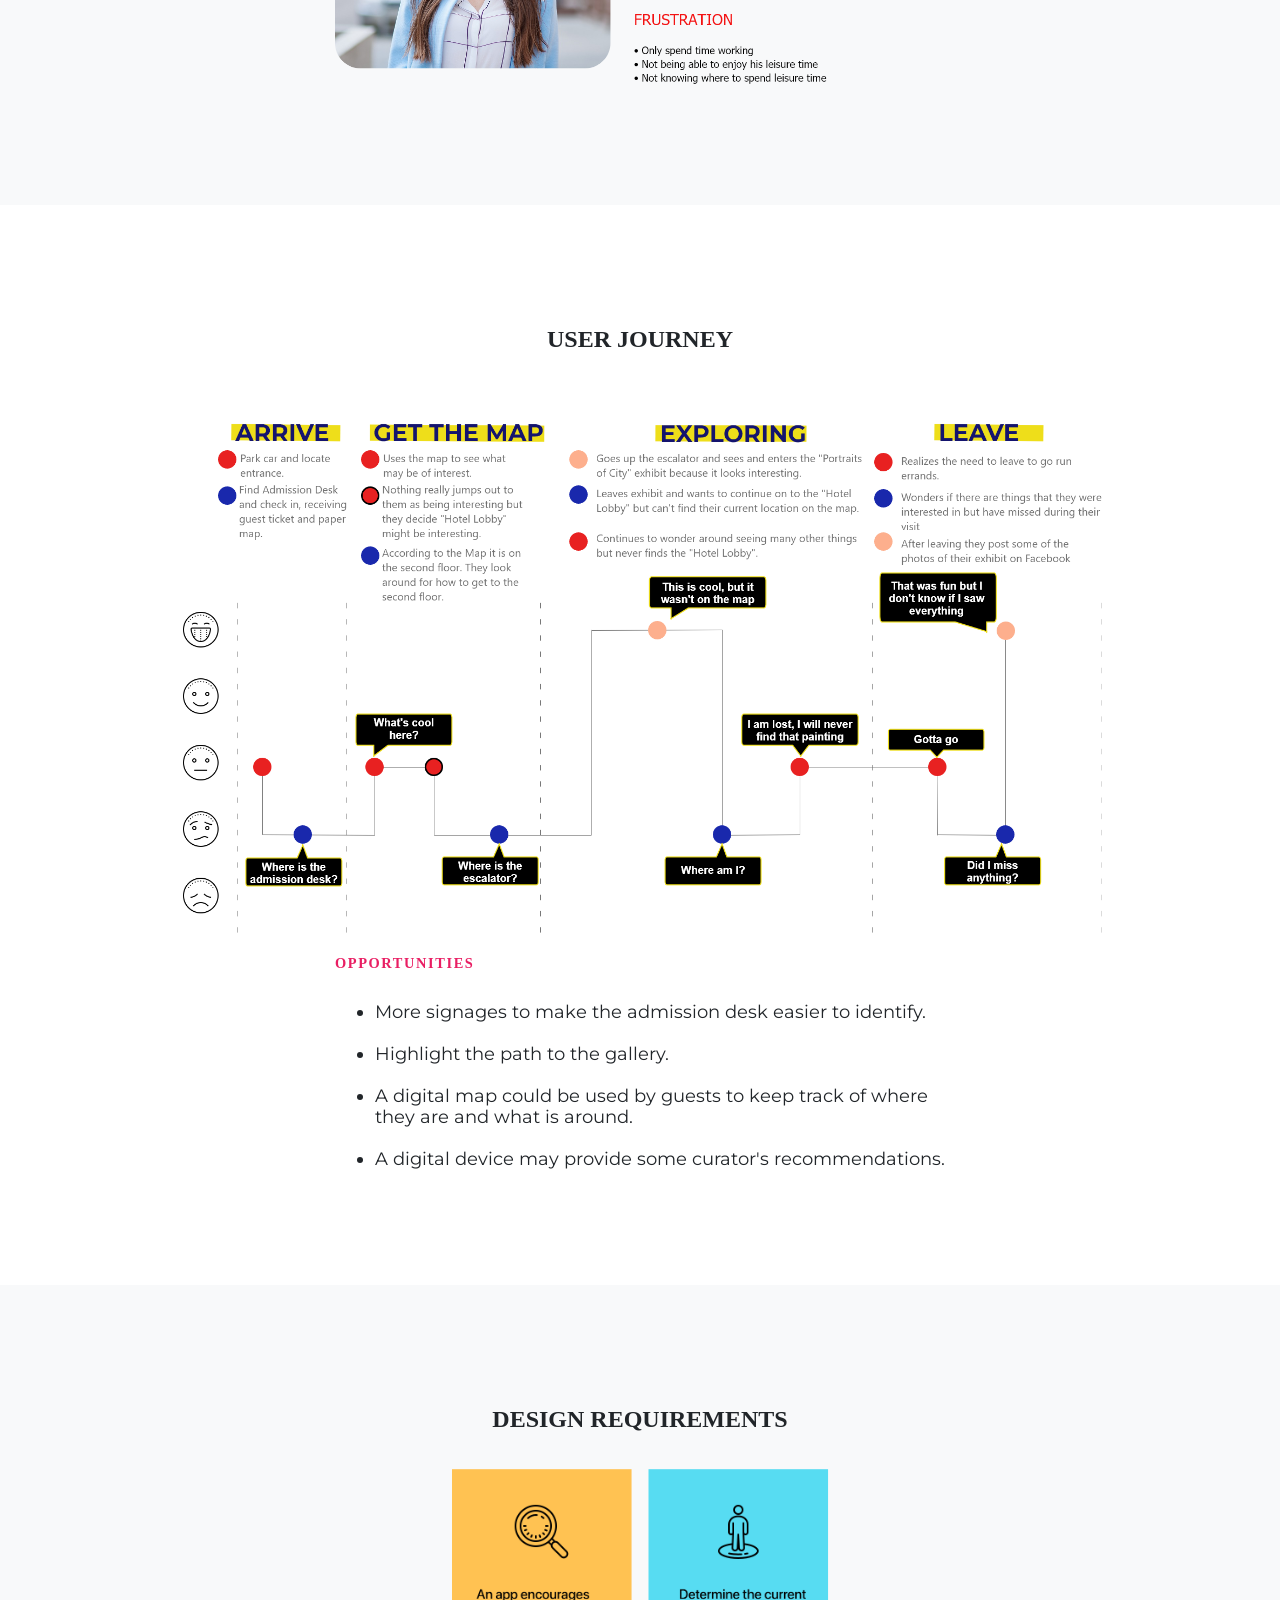
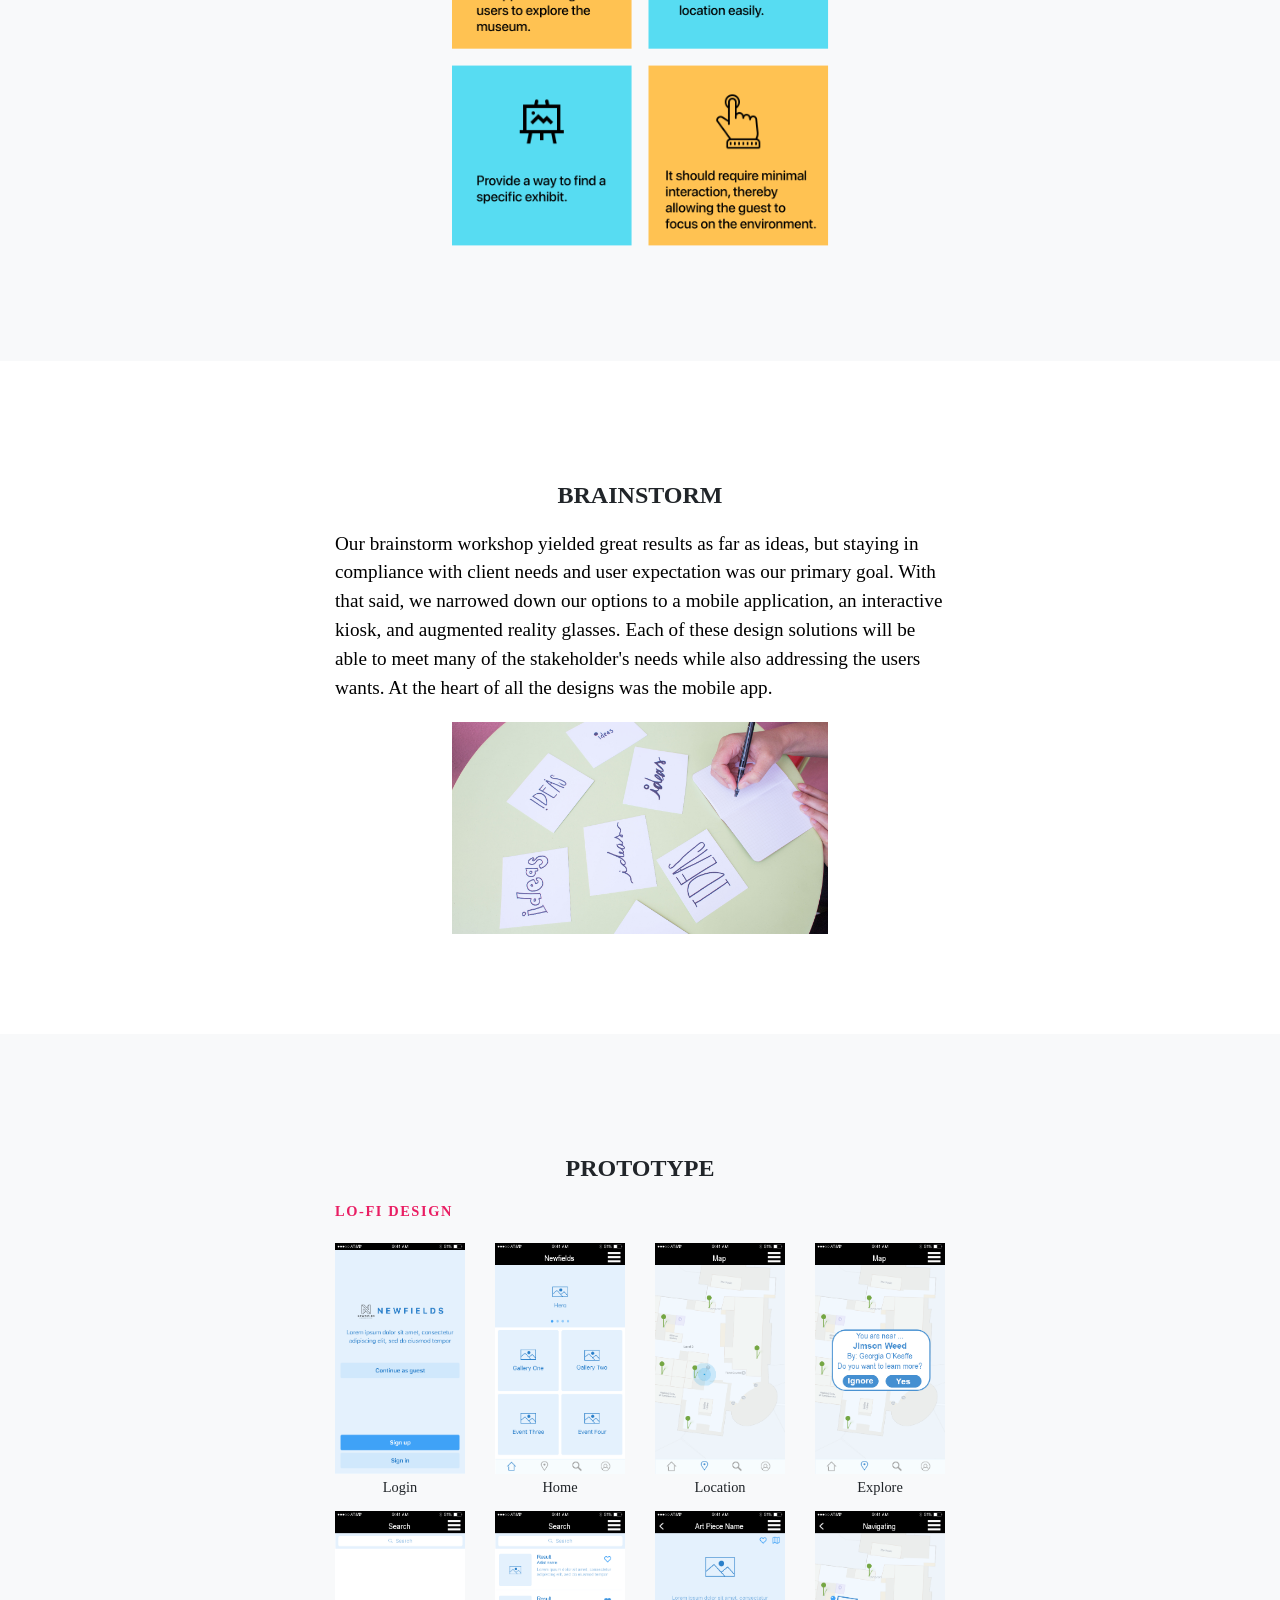
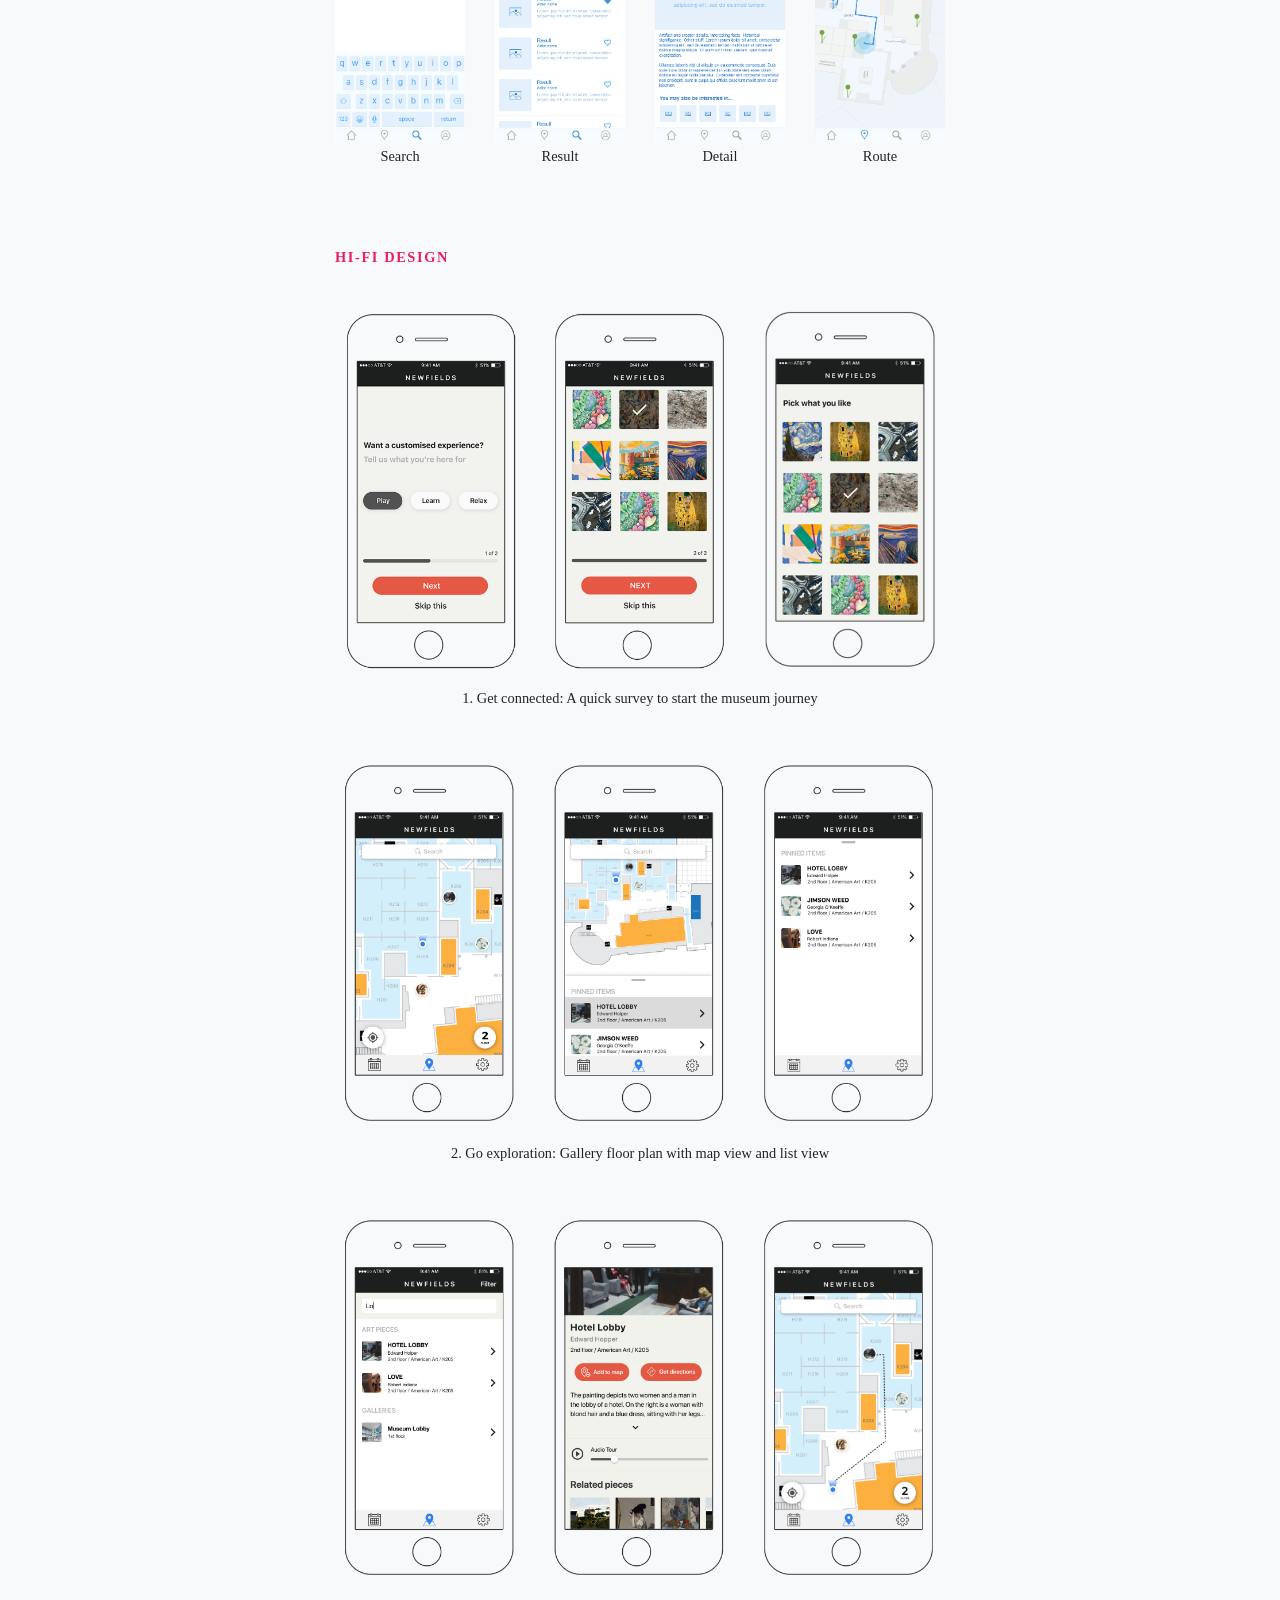
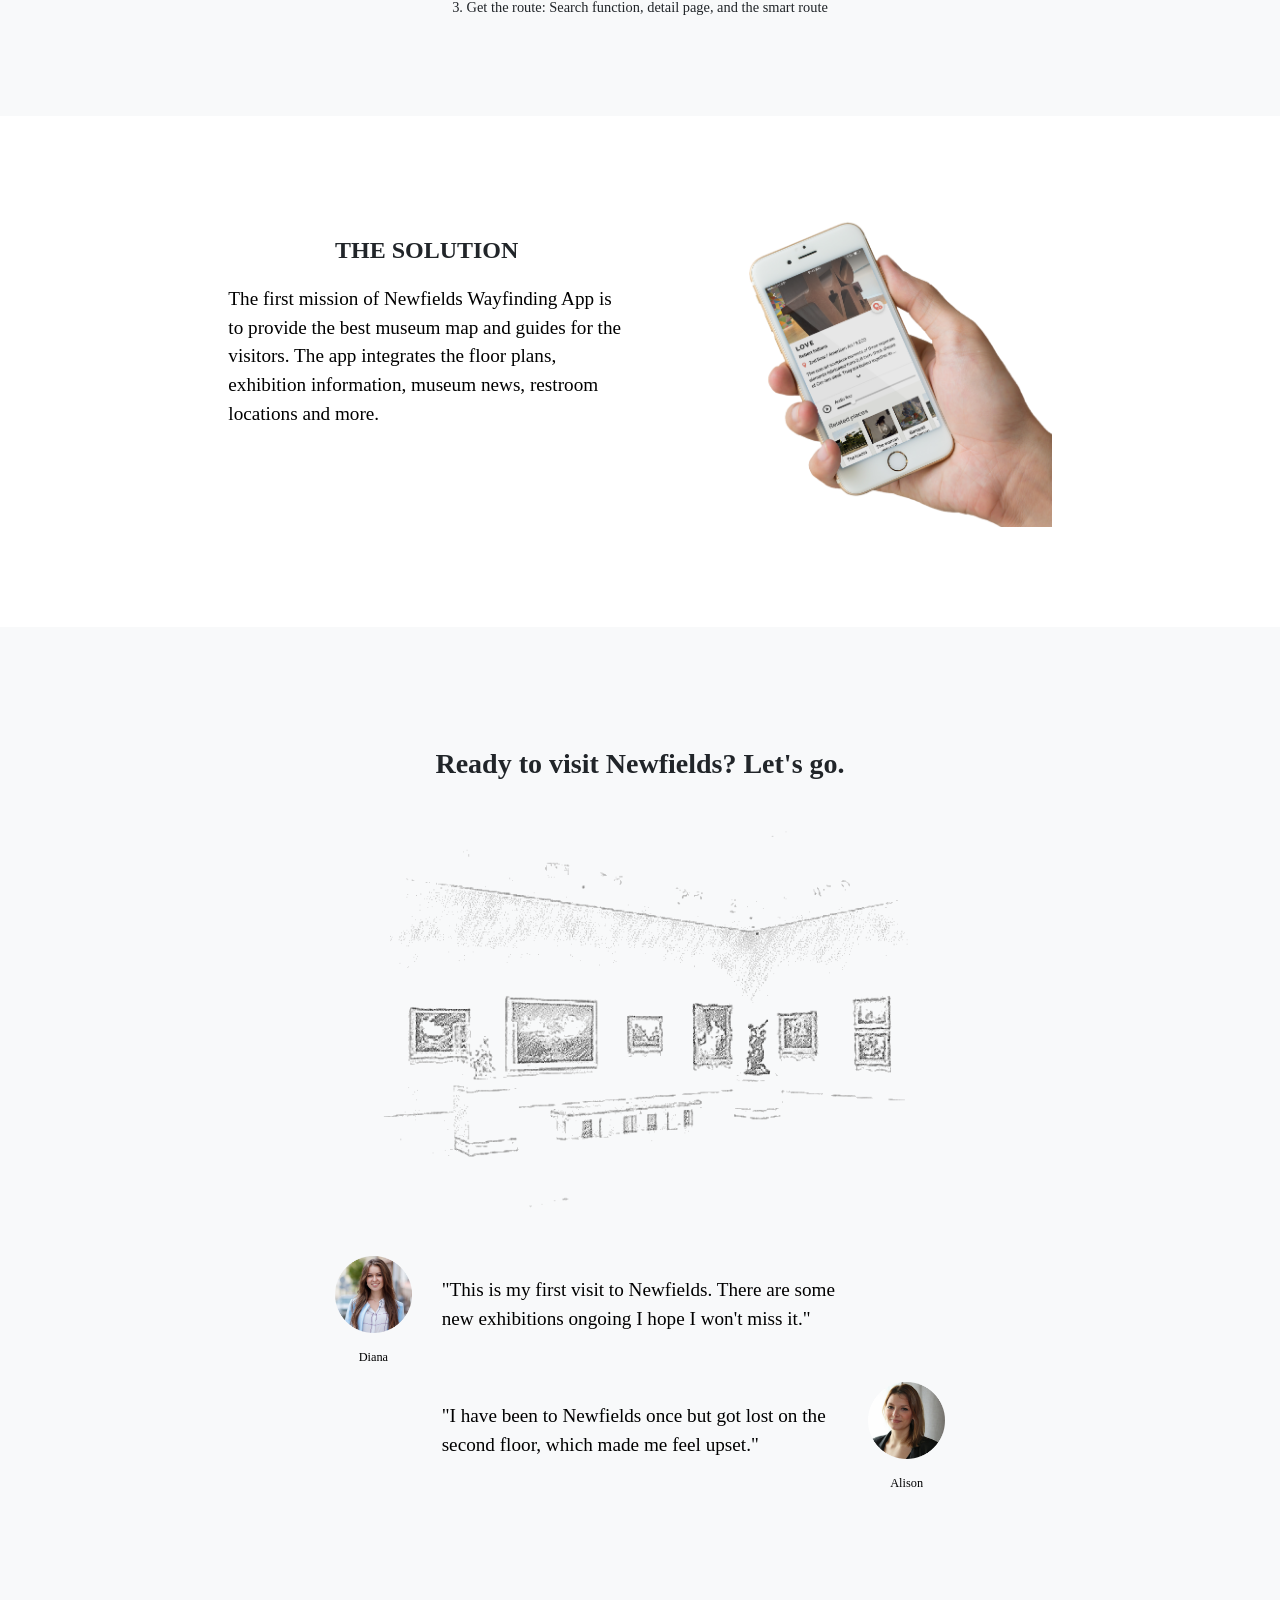
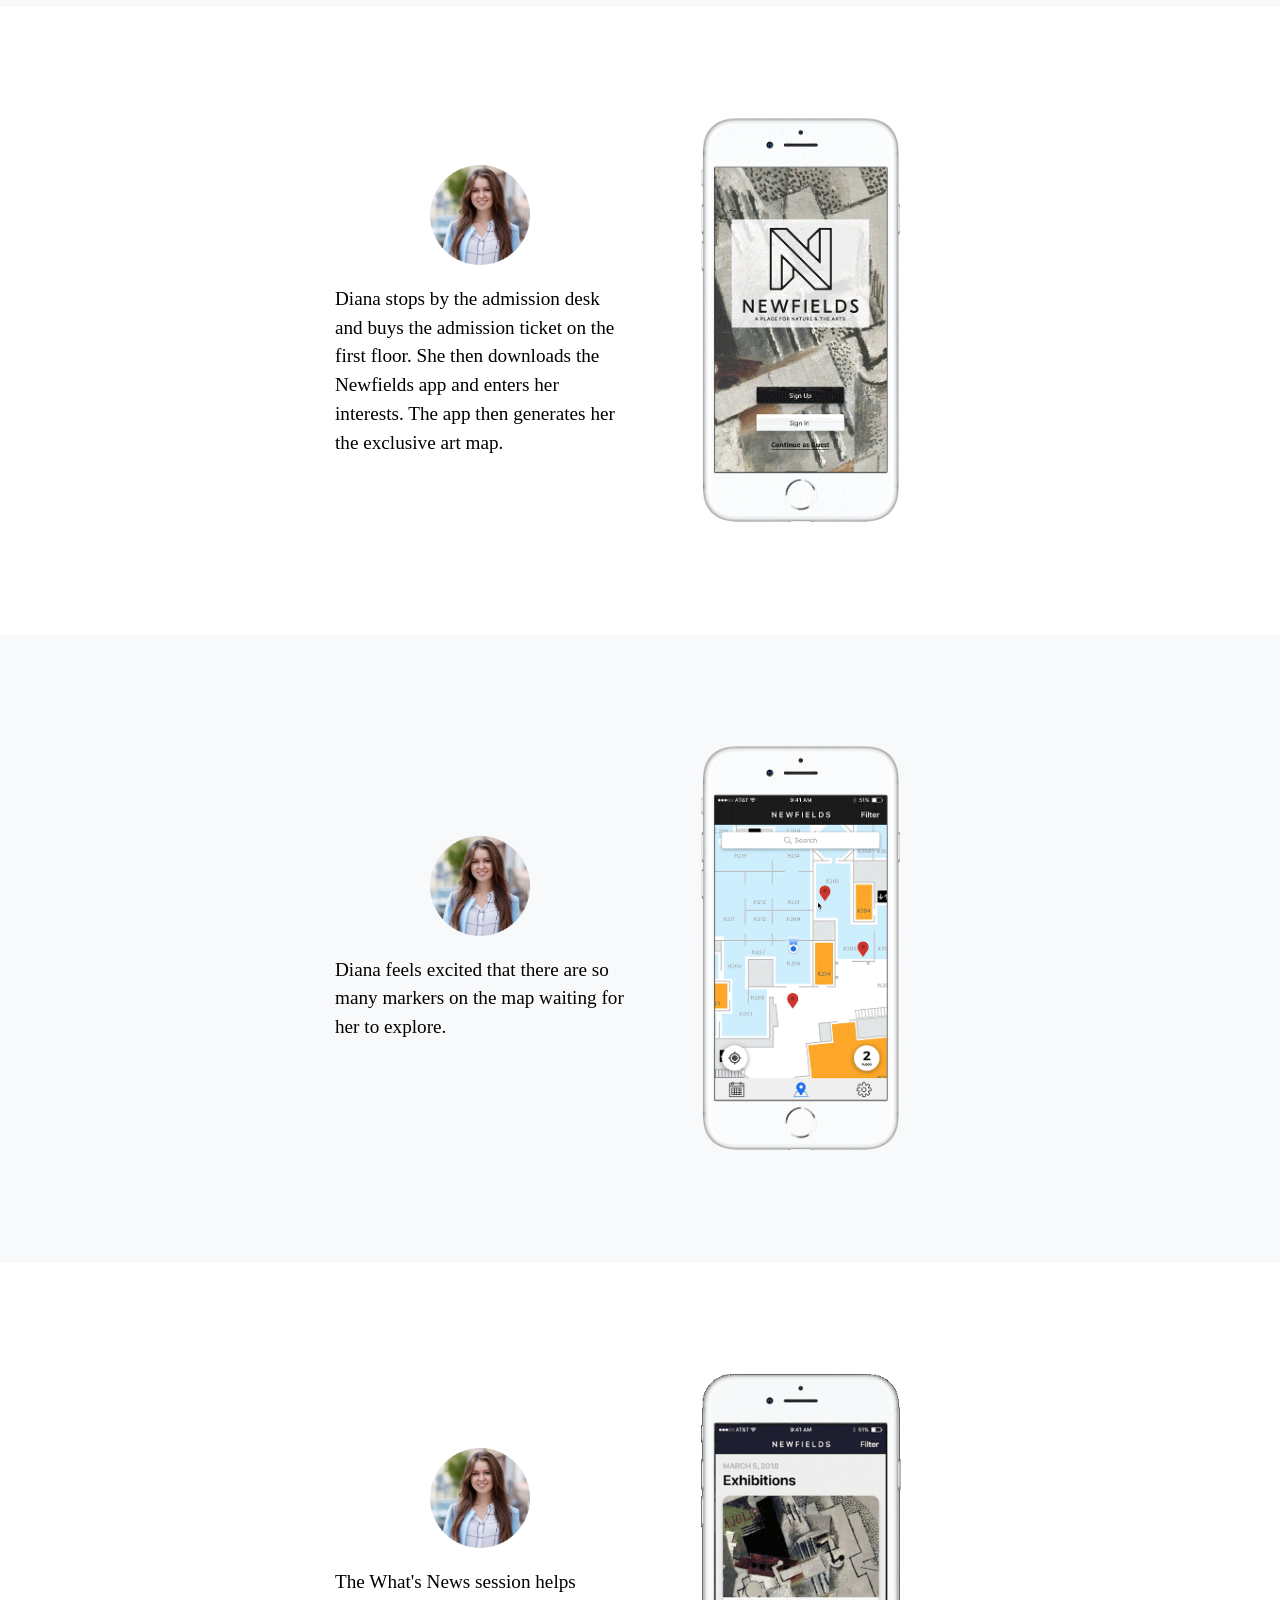
<file: newfields.html>
<!DOCTYPE html>
<html lang="en">
  <head>
    <meta charset="utf-8">
    <meta name="description" content="Museum wayfinding and navigation app: research, journey mapping, prototyping, and high-fidelity UI. HCI graduate project, 2018.">
      <title>Newfields Navigation App | Lisha Chen</title>
    <meta content="width=device-width, initial-scale=1.0" name="viewport">
    <meta content="" name="Lisha UX Portfolio">
    <meta content="" name="Lisha UX Portfolio; Museum; Wayfinding; Design">
    <!-- Favicons -->
    <link href="img/favicon.png" rel="icon">
    <!-- Google Fonts -->
    <link href="https://fonts.googleapis.com/css?family=Montserrat:300,400,500,700|Open+Sans:300,300i,400,400i,700,700i" rel="stylesheet">
    <!-- Bootstrap CSS File -->
    <link href="lib/bootstrap/css/bootstrap.min.css" rel="stylesheet">
    <!-- Libraries CSS Files -->
    <link href="lib/animate/animate.min.css" rel="stylesheet">
    <link href="lib/font-awesome/css/font-awesome.min.css" rel="stylesheet">
    <link href="lib/magnific-popup/magnific-popup.css" rel="stylesheet">
    <!-- Main Stylesheet File -->
    <link href="css/card.css?v=d72747bf" rel="stylesheet">
    <link href="css/style.css?v=03ba1bfb" rel="stylesheet">
    <style type="text/css">
    .column {
    -ms-flex: 25%; /* IE10 */
    flex: 25%;
    max-width: 25%;
    padding: 0 4px;
    }
    .column img {
    margin-top: 8px;
    vertical-align: middle;
    }
    /* Responsive layout - makes a two column-layout instead of four columns */
    @media screen and (max-width: 800px) {
    .column {
    -ms-flex: 50%;
    flex: 50%;
    max-width: 50%;
    }
    }
    /* Responsive layout - makes the two columns stack on top of each other instead of next to each other */
    @media screen and (max-width: 600px) {
    .column {
    -ms-flex: 100%;
    flex: 100%;
    max-width: 100%;
    }
    }
    </style>
     <link rel="canonical" href="https://lisagh.github.io/newfields.html">
     <meta property="og:type" content="article">
     <meta property="og:site_name" content="Lisha Chen">
     <meta property="og:url" content="https://lisagh.github.io/newfields.html">
     <meta property="og:title" content="Newfields Navigation App">
     <meta property="og:description" content="Museum wayfinding and navigation app: research, journey mapping, prototyping, and high-fidelity UI. HCI graduate project, 2018.">
     <meta property="og:image" content="https://lisagh.github.io/img/og-card.png">
     <meta property="og:image:width" content="1200">
     <meta property="og:image:height" content="630">
     <meta property="og:image:alt" content="Lisha Chen — Engineer + Designer. A software engineer who designs.">
     <meta name="twitter:card" content="summary_large_image">
  </head>
  <body>
    <!--==========================
    Header
    
    ============================-->
    <header id="header">
      <div class="container col-lg-8  col-md-10 col-centered">
        <nav id="nav-menu-container">
           <ul class="nav-menu">
                  <li><a href="index.html">Home</a></li>
            <li><a href="LishaChenResume.pdf" target="_blank">Resume</a></li>
               </ul>
        </nav>
        <!-- #nav-menu-container -->
      </div>
    </header>
    <!-- #header -->
    <!--==========================
    Intro Section
    
    ============================-->
    <!-- #intro -->
    <main id="main">
      <section class="block starter" >
        <div class="col-lg-6 col-md-8 col-centered text">
          <h1>NEWFIELDS</h1>
          <h3>
          Newfields is a cultural heritage campus in Indianapolis also known as the<span style="color: #E91E63"> Indianapolis Museum of Art</span>. We worked with Newfields to design a <span style="color: #E91E63">wayfinding app</span> to improve the museum visiting experiences.
          </h3>
        </div>
        <div class="row" style="background: #70e1f5;  /* fallback for old browsers */
          background: -webkit-linear-gradient(to right, #ffd194, #70e1f5);  /* Chrome 10-25, Safari 5.1-6 */
          background: linear-gradient(to right, #ffd194, #70e1f5); /* W3C, IE 10+/ Edge, Firefox 16+, Chrome 26+, Opera 12+, Safari 7+ */
          ">
          <div class="col-lg-8 col-md-10 col-centered " >
            <div class="section-bg img-fluid">
              <img src="img/new/top.png" alt="Three screens from the Newfields app: the floor map with pinned artworks, search, and an artwork detail page with directions and an audio tour">
            </div>
          </div>
        </div>
      </section>
      <section class="block info" >
        <div class="row">
          <div class="col-lg-6 col-md-8 col-centered">
            <!-- <h4>Metadata</h4> -->
            <div class="row">
              <div class="col-lg-6 col-md-6">
                <h6>Time</h6>
                <p>Fall 2017 - Spring 2018</p>
                <h6>My Role</h6>
                <p>Designer</p>
                <h6>Team</h6>
                <p>Matt Brown, Lisha Chen<br>
                Dorsh Deans, Kenzo Nawa</p>
                
                
              </div>
              <div class="col-lg-6 col-md-6">
                <h6>Contribution</h6>
                <p>-Literature Review<br>
                  -Stakeholder Interviews<br>
                  -User Research<br>
                  -User Testing<br>
                  -UI Design<br>
                  -Prototype
                </p>
                
                <h6>Design Tools</h6>
                <p>Photoshop,&emsp;Figma<br>
                  Adobe XD,&emsp;Canva<br>
                  Invision,&emsp;Whiteboard
                </p>
              </div>
            </div>
          </div>
        </div>
      </section>
      <section class="block-b">
        <div class="row">
          <div class="col-lg-8 col-md-10 col-centered ">
            <div class="row">
              <div class="col-lg-6 col-md-6">
                <h3><b>Hi, welcome to Newfields!</b></h3>
                <h5>Overview</h5>
                <p>As the ninth oldest and eighth largest encyclopedic art museum in the United States, Newfields has over 54,000 works, including African, American, Asian, and European pieces.</p>
              </div>
              <div class="col-lg-6 col-md-6 section-bg img-fluid">
                <img src="img/new/ima.png" alt="">
              </div>
            </div>
          </div>
        </div>
      </section>
      <section class="block" >
        <div class="row">
          <div class="col-lg-6 col-md-8 col-centered">
            <h4>problem</h4>
            <p>Current paper maps/directional signage was the top issue for visitors who easily lost their way in the museum.</p>
          </div>
        </div>
      </section>
      <section class="block-b" >
        <div class="row">
          <div class="col-lg-6 col-md-8 col-centered">
            <h4>Design Process</h4>
            <br>
            <br>
            <div class="section-bg img-fluid">
              <img src="img/new/depro.png" alt="The project's design process, shown as a staged diagram">
            </div>
          </div>
        </div>
      </section>
      <section class="block">
        <div class="row">
          <div class="col-lg-6 col-md-8 col-centered ">
            <h4>Research</h4>
            <h5>Business Analysis</h5>
            <p>The wayfinding app is a good applied example that helps people find their way. A common technology for indoor use is Indoor Positioning Systems (IPS). <br><br>Two commercial products that utilize IPS for wayfinding are Wifarer and Navibees. Wifarer for museums gives guests access to <span style="color: #007bff">location-aware content</span>, which lets them know about nearby exhibits and allows them to drill down into the information. It also provides guests with real-time interior positioning utilizing the museum's existing WiFi or Bluetooth beacons. The museum can manage the content through an integrated Content Management System (CMS) and view analytics to see which exhibits are popular and where guests are spending their time.<br><br>
            Navibees for museums provides many of the same features as Wifarer. The additional capabilities include <span style="color: #007bff">creating special routes</span> that guests can use to tour the museum and allows guests to share their location via social media integration.</p>
            <div class="row">
              <div class="col-lg-8 col-md-8 col-centered ">
                <div class="section-bg img-fluid">
                  <img src="img/new/logo.png" alt="">
                </div>
              </div>
            </div>
            <br>
            <br>
            <br>
            <br>
            <h5>Target Users</h5>
            <p>While Newfields is open to everyone, their internal studies have revealed the following demographics of their guests:</p>
            <div class="section-bg img-fluid">
              <img src="img/new/data1.jpg" alt="Visitor demographic data for Newfields">
            </div>
            <br>
            <br>
            <br>
            <br>
            <h5>insights</h5>
            <br>
            <ul>
              <li>Indoor Positioning Systems is a solution to solve the wayfinding problem.</li>
              <br>
              <li>The museum can use technology to improve the visitor engagement</li>
              <br>
              <li>Local users would be the target user group.</li>
            </ul>
          </div>
        </div>
        
      </section>
      <section class="block-b">
        <div class="row">
          <div class="col-lg-6 col-md-8 col-centered ">
            <h4>Interview</h4>
            <h5>Stakeholders</h5>
            <p>In this project, we worked closely with Newfields IT department. After talking to engineers about existing technology, we interviewed the Executive Director, Marketing, Hospitality, Facilities, and some other related museum staff to determine their needs.</p>
            <p>
              <span style="font-weight: 500">  Q: How long is the typical visit at Newfields?</span><br>
              A: According to 2016 exit survey 135 min (self reported).
            </p>
            <p>
              <span style="font-weight: 500">  Q: What questions do you frequently get from visitors?</span><br>
              A: Where is the restroom?
              How to get to the garden?
              Where's the cafe?
              What is cool here?
            </p>
            <p>
              <span style="font-weight: 500">  Q: What positive feedback do you receive from visitors?</span><br>
              A: One map for all campus. Want more pictures, more detail. Added color coding but no coinciding color in gallery
            </p>
            <p>
              <span style="font-weight: 500">  Q: Do you receive any complaints/suggestions? If so what are some of the most frequent?</span><br>
              A: Finding specific art piece: gallery name not matched to gallery number
            </p>
            <br><br><br><br>
            <h5>Future users</h5>
            <p>To better understand the context in which our solution would be used, we conducted six contextual interviews at the art museum.<br>
            Here is how it works:</p>
            <div class="section-bg img-fluid">
              <img src="img/new/contextual.png" alt="Contextual research into how visitors move through the museum">
            </div>
            <br><br><br><br>
            <h5>insights</h5>
            <br>
            <ul>
              <li>Guests can get very lost in the galleries.</li>
              <br>
              <li>Guests frequently want to know more about specific art pieces.</li>
              <br>
              <li>Guests have some experiences with museum technology.</li>
            </ul>
          </div>
        </div>
      </div>
    </section>
    <section class="block" >
      <div class="row">
        <div class="col-lg-6 col-md-8 col-centered">
          <h4>Arrange Information</h4>
          <p>To begin modeling the guest,  we reviewed our notes of the contextual inquiries and stakeholder interviews  to create the affinity diagrams.<br>White notes from the guest and grey notes from the stakeholders.</p>
          <div class="section-bg img-fluid ">
            <div class="gallery-item ">
              <a href="img/new/d4.png" class="gallery-popup">
                <img src="img/new/d4.png" alt="Research findings grouped into themes">
              </a>
            </div>
          </div>
        </div>
      </div>
    </section>
    <section class="block-b" >
      <div class="row">
        <div class="col-lg-6 col-md-8 col-centered">
          <h4>Potential users</h4>
          <p>We used personas to represent the potential user groups.  The user profile includes the demographic information, goals, frustrations, and the bio. In the design process, these personas helped us to generate empathy and to understand users better.</p>
          <br>
          <div class="section-bg img-fluid">
            <img src="img/new/persona.png" alt="User personas for the Newfields app">
          </div>
        </div>
      </div>
    </section>
    <section class="block" >
      <div class="row">
        
        <div class="col-lg-10 col-md-10 col-centered">
          <h4>User Journey</h4>
          <div class="section-bg img-fluid ">
            <img  src="img/new/journeymap.png" alt="A user journey map for a museum visit">
          </div>
        </div>
        <div class="col-lg-6 col-md-8 col-centered">
          <h5>opportunities</h5>
          <br>
          <ul>
            <li>More signages to make the admission desk easier to identify. </li>
            <br>
            <li>Highlight the path to the gallery.</li>
            <br>
            <li>A digital map could be used by guests to keep track of where they are and what is around.</li>
            <br>
            <li>A digital device may provide some curator's recommendations. </li>
          </ul>
        </div>
      </div>
    </section>
    <section class="block-b" >
      <div class="row">
        <div class="col-lg-6 col-md-8 col-centered">
          <h4>Design Requirements</h4>
          <div class="section-bg img-fluid ">
            <img  src="img/new/requirements.png" alt="Design requirements derived from the research">
          </div>
        </div>
      </div>
    </section>
    <section class="block">
      <div class="row">
        <div class="col-lg-6 col-md-8 col-centered ">
          <h4>brainstorm</h4>
          <p>Our brainstorm workshop yielded great results as far as ideas, but staying in compliance with client needs and user expectation was our primary goal. With that said, we narrowed down our options to a mobile application, an interactive kiosk, and augmented reality glasses. Each of these design solutions will be able to meet many of the stakeholder's needs while also addressing the users wants. At the heart of all the designs was the mobile app.</p>
          <div class="col-lg-8 col-md-8 section-bg img-fluid mx-auto d-block">
            <img src="img/new/ideas.jpg" alt="Brainstorming sketches for the app">
          </div>
        </div>
      </div>
    </section>
    <section class="block-b">
      <div class="row">
        <div class="col-lg-6 col-md-8 col-centered gallery">
          <h4>Prototype</h4>
          <h5>Lo-Fi design</h5>
          <div class="row">
            <div class="col-lg-3 col-md-4 section-bg img-fluid">
              <img src="img/new/01-Login.png" alt="Low-fidelity wireframe: login screen">
              <figcaption>Login</figcaption>
            </div>
            <div class="col-lg-3 col-md-4 section-bg img-fluid">
              <img src="img/new/02-Home.png" alt="Low-fidelity wireframe: home screen">
              <figcaption>Home</figcaption>
            </div>
            <div class="col-lg-3 col-md-4 section-bg img-fluid">
              <img src="img/new/06-Map Location 4.png" alt="Low-fidelity wireframe: map with the visitor's location">
              <figcaption>Location</figcaption>
            </div>
            <div class="col-lg-3 col-md-4 section-bg img-fluid">
              <img src="img/new/07-Map Notification.png" alt="Low-fidelity wireframe: map with a notification">
              <figcaption>Explore</figcaption>
            </div>
            <div class="col-lg-3 col-md-4 section-bg img-fluid">
              <img src="img/new/09-Search.png" alt="Low-fidelity wireframe: search">
              <figcaption>Search</figcaption>
            </div>
            <div class="col-lg-3 col-md-4 section-bg img-fluid">
              <img src="img/new/10-Search Results.png" alt="Low-fidelity wireframe: search results">
              <figcaption>Result</figcaption>
            </div>
            <div class="col-lg-3 col-md-4 section-bg img-fluid">
              <img src="img/new/11-Details.png" alt="Low-fidelity wireframe: artwork detail">
              <figcaption>Detail</figcaption>
            </div>
            <div class="col-lg-3 col-md-4 section-bg img-fluid">
              <img src="img/new/12-Navigating.png" alt="Low-fidelity wireframe: turn-by-turn navigation">
              <figcaption>Route</figcaption>
            </div>
          </div>
          <br><br><br><br>
          <h5>Hi-Fi design</h5>
          
          <div class="section-bg img-fluid">
            <img src="img/new/hifi1@3x.png" alt="High-fidelity screens for the Newfields app, set 1">
            <figcaption>1. Get connected: A quick survey to start the museum journey </figcaption>
            <br>
            <img src="img/new/hifi2@3x.png" alt="High-fidelity screens for the Newfields app, set 2">
            <figcaption>2. Go exploration: Gallery floor plan with map view and list view </figcaption>
            <br>
            <img src="img/new/hifi3@3x.png" alt="High-fidelity screens for the Newfields app, set 3">
            <figcaption>3. Get the route: Search function, detail page, and the smart route </figcaption>
          </div>
        </div>
      </div>
      
    </section>
    <section class="block">
      <div class="row">
        <div class="col-lg-8 col-md-10 col-centered ">
          <div class="row">
            <div class="col-lg-6 col-md-6">
              <h4>The Solution</h4>
              <p>The first mission of Newfields Wayfinding App is to provide the best museum map and guides for the visitors. The app integrates the floor plans, exhibition information, museum news, restroom locations and more.</p>
            </div>
            <div class="col-lg-6 col-md-6 section-bg img-fluid">
              <img src="img/new/hand.png" alt="The Newfields wayfinding app held in use">
            </div>
          </div>
        </div>
      </div>
    </section>
    <section class="block-b" >
      <div class="row">
        <div class="col-lg-6 col-md-8 col-centered text-center">
          <h3><b>Ready to visit Newfields? Let's go.</b></h3>
        </div>
      </div>
      <div class="row">
        <div class="col-lg-6 col-md-8 col-centered " >
          <div class="section-bg img-fluid">
            <img src="img/new/museum.png" alt="">
          </div>
          <div class="row">
            <div class="col-lg-2 col-md-3 " >
              <div class="section-bg img-fluid avatar col-centered">
                <img src="img/new/p1.png" alt="">
                <p>Diana</p>
              </div>
            </div>
            <div class="col-lg-8 col-md-6 " >
              <p>"This is my first visit to Newfields. There are some new exhibitions ongoing I hope I won't miss it."</p>
            </div>
            <div class="col-lg-2 col-md-3 " >
            </div>
          </div>
          <div class="row">
            <div class="col-lg-2 col-md-3 " >
            </div>
            <div class="col-lg-8 col-md-6 order-2 order-sm-12" >
              <p>"I have been to Newfields once but got lost on the second floor, which made me feel upset."</p>
            </div>
            <div class="col-lg-2 col-md-3 order-1 order-sm-12" >
              <div class="section-bg img-fluid avatar col-centered">
                <img src="img/new/p2.png" alt="">
                <p>Alison</p>
              </div>
            </div>
          </div>
        </div>
      </div>
    </section>
    <section class="block">
      <div class="row">
        <div class="col-lg-6 col-md-8 col-centered ">
          <div class="row">
            <div class="align-self-center col-lg-6 col-md-6">
              <div class="row">
                <div class="col-lg-6 col-md-6 col-centered" >
                  <div class="text-center">
                    <img src="img/new/p1.png" class="avatar" alt="">
                  </div>
                </div>
              </div>
              <div class="row">
                <div class="col-lg-12 col-md-12 col-centered" >
                  <p>Diana stops by the admission desk and buys the admission ticket on the first floor. She then downloads the Newfields app and enters her interests. The app then generates her the exclusive art map.</p>
                </div>
              </div>
            </div>
            <div class="col-lg-6 col-md-6 screen text-center img-fluid">
              <img src="img/new/login.gif" alt="Animation of the sign-in flow">
            </div>
          </div>
        </div>
      </div>
    </section>
    <section class="block-b">
      <div class="row">
        <div class="col-lg-6 col-md-8 col-centered ">
          <div class="row">
            <div class="align-self-center col-lg-6 col-md-6">
              <div class="row">
                <div class="col-lg-6 col-md-6 col-centered" >
                  <div class="text-center">
                    <img src="img/new/p1.png" class="avatar" alt="">
                  </div>
                </div>
              </div>
              <div class="row">
                <div class="col-lg-12 col-md-12 col-centered" >
                  <p>Diana feels excited that there are so many markers on the map waiting for her to explore.</p>
                </div>
              </div>
            </div>
            <div class="col-lg-6 col-md-6 screen text-center img-fluid">
              <img src="img/new/map.gif" alt="Animation of following the map to an artwork">
            </div>
          </div>
        </div>
      </div>
    </section>
    <section class="block">
      <div class="row">
        <div class="col-lg-6 col-md-8 col-centered ">
          <div class="row">
            <div class="align-self-center col-lg-6 col-md-6">
              <div class="row">
                <div class="col-lg-6 col-md-6 col-centered" >
                  <div class="text-center">
                    <img src="img/new/p1.png" class="avatar" alt="">
                  </div>
                </div>
              </div>
              <div class="row">
                <div class="col-lg-12 col-md-12 col-centered" >
                  <p>The What's News session helps Diana to follow up the latest exhibition information in the museum.</p>
                </div>
              </div>
            </div>
            <div class="col-lg-6 col-md-6 screen text-center img-fluid">
              <img src="img/new/test.gif" alt="Animation of the prototype being tested">
            </div>
          </div>
        </div>
      </div>
    </section>
    <section class="block-b">
      <div class="row">
        <div class="col-lg-6 col-md-8 col-centered ">
          <div class="row ">
            <div class="col-lg-6 col-md-6 screen text-center img-fluid order-3 order-sm-12">
              <img src="img/new/route.png" alt="A routed path across the museum floor plan">
            </div>
            <div class="align-self-center col-lg-6 col-md-6 order-2 order-sm-12">
              <div class="row">
                <div class="col-lg-6 col-md-6 col-centered" >
                  <div class="text-center">
                    <img src="img/new/p2.png" class="avatar" alt="">
                  </div>
                </div>
              </div>
              <div class="row">
                <div class="col-lg-12 col-md-12 col-centered" >
                  <p>Alison follows the route and finds the Hotel Lobby.</p>
                </div>
              </div>
            </div>
          </div>
        </div>
      </div>
    </section>
    <section class="block" >
      <div class="row">
        <div class="col-lg-6 col-md-8 col-centered">
          <h4>Style Guide</h4>
          <div class="section-bg img-fluid" style="padding-top: 30px;">
            <img src="img/new/style.png" alt="The app's style guide: colour, type, and components">
          </div>
        </div>
      </div>
    </section>
    <section class="block-b" >
      <div class="row">
        <div class="col-lg-8 col-md-10 col-centered">
          <h4>Design Decision</h4>
          <div class="row">
            <div class="align-self-center col-lg-7 col-md-7">
              <p style="font-weight: 500">Why ask?</p>
              <p>In this screen the guest is asked to indicate what they want to do at the museum by selecting either play, learn, or relax. <br>This question was created based on feedback from the Newfields Guest Services department. The goal was to create an interaction with the application that mimics a conversation a guest might have with one of Newfields staff when they ask, “What is cool here?”</p>
            </div>
            <div class="col-lg-5 col-md-5 screen text-center img-fluid">
              <img src="img/new/ask.png" alt="Design decision: how the app asks the visitor for input">
            </div>
          </div>
        </div>
      </div>
    </section>
    <section class="block" >
      <div class="row">
        <div class="col-lg-8 col-md-10 col-centered">
          <div class="row">
            <div class="align-self-center col-lg-7 col-md-7">
              <p style="font-weight: 500">Why map and list?</p>
              <p>The map with the list style borrows from the Yelp app. We only designed the map view for the users to explore the museum in the beginning. When doing the design pitch in a meeting at Newfields, an engineer from the IT department responded that some users would prefer the list view rather than the map look. After discussion, we iterated the design with the map-list method.</p>
            </div>
            <div class="col-lg-5 col-md-5 screen text-center img-fluid">
              <img src="img/new/maplist.png" alt="Design decision: map view compared with list view">
            </div>
          </div>
        </div>
      </div>
    </section>
    <section class="block-b" >
      <div class="row">
        <div class="col-lg-8 col-md-10 col-centered">
          <div class="row">
            <div class="align-self-center col-lg-7 col-md-7">
              <p style="font-weight: 500">Why the detail page?</p>
              <p>Based on the research, the museum guests were eager to access more exhibit information while visiting. The detail page integrated the art piece information, related artworks, audio player, and also the marker function. </p>
            </div>
            <div class="col-lg-5 col-md-5 screen text-center img-fluid">
              <img src="img/new/detail.png" alt="Design decision: the artwork detail layout">
            </div>
          </div>
        </div>
      </div>
    </section>
    <section class="block" >
      <div class="row">
        <div class="col-lg-6 col-md-8 col-centered">
          <h4>EVALUATION</h4>
          <p>To perform usability testing of the design, we built the prototype as an <span style="color: #007bff">Android application</span>. The app works with the <span style="color: #007bff">Estimote Proximity Beacons</span> which developed with Android Studio and runs on a Samsung Galaxy S8 phone.</p>
          <div class="row">
            <div class="col-lg-8 col-md-8 section-bg img-fluid col-centered">
              <img  src="img/new/beacon.jpg" alt="Beacon hardware used for indoor positioning">
              <figcaption>Estimote Proximity Beacons</figcaption>
            </div>
          </div>
          <br><br><br><br>
          <h5>Method</h5>
          <p>Participants were asked to complete five different tasks:</p>
          <ul>
            <li>indicating initial preferences</li><br>
            <li>removing a marker from the map view</li><br>
            <li>searching for an exhibit</li><br>
            <li>navigating to that exhibit</li><br>
            <li>viewing the rest floor maps of the museum</li>
          </ul>
          <p>
          At the end of each task, participants were asked to rate the difficulty of the task on a 5-point scale. (1 = very difficult, 5 = very easy)</p>
          <br><br><br><br>
          <h5>Participants</h5>
          <div class="section-bg img-fluid ">
            <img  src="img/new/Demographics.png" alt="Demographics of the usability-test participants">
          </div>
          <br><br><br><br>
          <h5>Result</h5>
          <p>The mean SUS score was 87.5 (range 80 – 100), which is above the “industry average” score of 68 (Sauro, 2011). This score suggests that generally, the participants found the prototype to be usable.</p>
          <div class="section-bg img-fluid ">
            <img  src="img/new/score.jpg" alt="Usability test scores">
          </div>
        </div>
      </div>
    </section>
    <section class="block-b" style="margin-bottom: 0;" >
      <div class="row">
        <div class="col-lg-6 col-md-8 col-centered">
          <h4>Future</h4>
          <p>With the design phase of the wayfinding app complete, the  development cycle can begin. The final product will be released by Newfields in the near future.</p>
        </div>
      </div>
    </section>
    <!-- #faq -->
    <div style="background-color: #f8f9faf5; width: 100%">
      <nav aria-label="...">
      <ul class="pagination justify-content-center" style="">
        <li class="page-item">
          <a class="page-link" href="deere.html" aria-label="Previous">
            <span aria-hidden="true">&laquo;</span>
            <span class="sr-only">Previous</span> Deere UX
          </a>
        </li>
        <li class="page-item">
          <a class="page-link" href="iot.html" aria-label="Next"><span aria-hidden="true">&raquo;</span>
          <span class="sr-only">Next</span> Smart Care</a>
        </li>
      </ul>
    </nav>
  </div>
    
  </main>
  <!--==========================
  Footer
  
  ============================-->
  <footer id="footer">
    <div class="container">
      <div class="row">
        <div class="col-lg-6 text-lg-left text-center">
          <div class="copyright">
            &copy; Code and Design by Lisha Chen
          </div>
        </div>
        <div class="col-lg-6">
          <nav class="footer-links text-lg-right text-center pt-2 pt-lg-0">
            <a href="index.html" class="scrollto">Home</a>
          </nav>
        </div>
      </div>
    </div>
  </footer>
  <!-- #footer -->
  <a href="#" class="back-to-top"><i class="fa fa-chevron-up"></i></a>
  <!-- JavaScript Libraries -->
  <script src="lib/jquery/jquery.min.js"></script>
  <script src="lib/jquery/jquery-migrate.min.js"></script>
  <script src="lib/bootstrap/js/bootstrap.bundle.min.js"></script>
  <script src="lib/easing/easing.min.js"></script>
  <script src="lib/wow/wow.min.js"></script>
  <script src="lib/superfish/hoverIntent.js"></script>
  <script src="lib/superfish/superfish.min.js"></script>
  <script src="lib/magnific-popup/magnific-popup.min.js"></script>
  <!-- Template Main Javascript File -->
  <script src="js/main.js"></script>
</body>
</html>
</file>
<file: css/card.css>
#header #logo h1 a, #header #logo h1 a:hover {
         color:#212529!important;
         }
         .nav-menu a{
         color:#212529!important;
         }
          #fourth img:hover {
          opacity: 1;
          -webkit-animation: flash 1.5s;
          animation: flash 1.5s;
        }
        @-webkit-keyframes flash {
          0% {
            opacity: .4;
          }
          100% {
            opacity: 1;
          }
        }
        @keyframes flash {
          0% {
            opacity: .4;
          }
          100% {
            opacity: 1;
          }
        }
         .card {
         padding: 0!important;
         margin:  0;
         }
         .case {
         margin-bottom: 3vh;
         }
         .case p {
          text-align: center;
          font-size:  1rem;
         }
</file>
<file: css/style.css>
/* ---- reset ---- */ body{ margin:0; font:normal 75% Arial, Helvetica, sans-serif; } canvas{ display: block; vertical-align: bottom; } /* ---- particles.js container ---- */ #particles-js{position: fixed;min-width: 100%;min-height: 100%;background-color: #ffffff;background-image: url("");background-repeat: no-repeat;background-size: cover;background-position: 50% 50%;} /* ---- stats.js ---- */ .count-particles{ background: #000022; position: absolute; top: 48px; left: 0; width: 80px; color: #13E8E9; font-size: .8em; text-align: left; text-indent: 4px; line-height: 14px; padding-bottom: 2px; font-family: Helvetica, Arial, sans-serif; font-weight: bold; } .js-count-particles{ font-size: 1.1em; } #stats, .count-particles{ -webkit-user-select: none; margin-top: 5px; margin-left: 5px; } #stats{ border-radius: 3px 3px 0 0; overflow: hidden; } .count-particles{ border-radius: 0 0 3px 3px; }
* {box-sizing: border-box;}
.blockquote p{
  color: #818182;
}
.badge-dark{
  margin-right:5px;
}

figcaption {
  font-size: .9rem;
  text-align:center;
}
.gallery img {
  margin-top:15px;
  margin-bottom:5px;
}
.info p {
  font-size:1rem;
  line-height: 1.5rem;
  margin-top: 5px;
}
.info h6 {
  margin-bottom:5px;
}
.desk{
  padding-left:20px;
}
ul li { font-family: "Montserrat", sans-serif; }
.hovereffect {
width:100%;
height:100%;
float:left;
overflow:hidden;
position:relative;
text-align:center;
cursor:default;
}

.hovereffect .overlay {
width:100%;
height:100%;
position:absolute;
overflow:hidden;
top:0;
left:0;
opacity:0;
background-color:rgba(0,0,0,0.5);
-webkit-transition:all .4s ease-in-out;
transition:all .4s ease-in-out
}

.hovereffect img {
width: 100%;
display:block;
position:relative;
-webkit-transition:all .4s linear;
transition:all .4s linear;
}

.hovereffect h2 {text-transform:uppercase;color:#fff;text-align:center;position:relative;font-size: 20px;font-weight: 500;background:rgba(0,0,0,0.6);-webkit-transform:translatey(-100px);-ms-transform:translatey(-100px);transform:translatey(-100px);-webkit-transition:all .2s ease-in-out;transition:all .2s ease-in-out;padding: 10px;}

.hovereffect a.info {text-decoration:none;display:inline-block;text-transform:uppercase;color:#fff;border:1px solid #fff;background-color:transparent;opacity:0;filter:alpha(opacity=0);-webkit-transition:all .2s ease-in-out;transition:all .2s ease-in-out;/* margin:50px 0 0; *//* padding:7px 14px; */}

.hovereffect a.info:hover {
box-shadow:0 0 5px #fff;
}

.hovereffect:hover img {
-ms-transform:scale(1.2);
-webkit-transform:scale(1.2);
transform:scale(1.2);
}

.hovereffect:hover .overlay {
opacity:1;
filter:alpha(opacity=100);
}

.hovereffect:hover h2,.hovereffect:hover a.info {opacity:1;filter:alpha(opacity=100);-ms-transform:translatey(0);-webkit-transform:translatey(0);transform:translatey(0);}

.hovereffect:hover a.info {
-webkit-transition-delay:.2s;
transition-delay:.2s;
}

.index-content .card{
         padding: 10px;
         height:  100%;
         }
#mobile-nav-toggle i {
  color: #E91E63;
      }
.block {
  padding: 50px 0;
  margin-left: auto;
  margin-right: auto;
  padding-left: 15px;
  padding-right: 15px;
}
.block-b {
  margin: 50px 0;
  padding: 100px 0;
  background-color: #f8f9faf5;
  margin-left: auto;
  margin-right: auto;
  padding-left: 15px;
  padding-right: 15px;
}
.end{
  margin-bottom:0!important;
}

.block-b h4 {
  text-align:center;
  text-transform:uppercase;
  font-weight: 600;
}
.block-c {
  margin: 50px 0;
  padding: 100px 0;
  background-color: #E9F6FC;
  margin-left: auto;
  margin-right: auto;
  padding-left: 15px;
  padding-right: 15px;
}
.block-c h4 {
  text-align:center;
  text-transform:uppercase;
  font-weight: 600;
}
.block h4 {
  text-align:center;
  text-transform:uppercase;
  font-weight: 600;
}
.block .gallery img{
  padding:10px 0;
}

.starter h2,
.starter h1{
  font-family: Work Sans;
  font-weight: 1000;
  text-align:center;
}
.starter h1{
  font-size: 1.5em;
}
.starter h3{
  font-family:"Montserrat", sans-serif;
}
.avatar {
  width:100px!important;
}
.avatar p{
  font-size:0.7em;
  margin: 10px 0!important;
  text-align:center;
}
.screen img {
  width:80%;
  text-align: center!important;
}
.text {
  padding: 60px 0;
}
.block .nav a{
  color:#687179;
}
.block-b .nav a{
  color:#687179;
}
.block-c .nav a{
  color:#687179;
}
.nav-pills .nav-link.active{
  background-color:transparent ;
  color:#E91E63;
}
.nav-pills .nav-link.active, 
.nav-pills .nav-link.active:focus, 
.nav-pills .nav-link.active:hover {
  background-color:transparent ;
  color:#E91E63;
}
.tab  {
  padding:0;
}
.typed {
  font-weight: 400;
  font-size: 16px;
  line-height: 26px;
  letter-spacing: 1.5px;
  margin: 0 auto;
  opacity: 0.6;
}

.hero-content{
  position: absolute;
  /* text-align: center; */
  min-width: 300px;
  left: 50%;
  top: 50%;
  /* padding: 65px; */
  background: rgba(255, 255, 255, 0.8);
  -webkit-transform: translateX(-50%) translateY(-50%);
  transform: translateX(-50%) translateY(-50%);
}

#first {
  height: 90vh;
    /* Make it a flex container */
  display: -webkit-box;
  display: -moz-box;
  display: -ms-flexbox;
  display: -webkit-flex;
  display: flex; 
  
  /* Align the bootstrap's container vertically */
  -webkit-box-align : center;
  -webkit-align-items : center;
  -moz-box-align : center;
  -ms-flex-align : center;
  align-items : center;
}
@media  (max-device-width: 768px) and (orientation: landscape) {
  #first{
    height: 60vh;
  }

}
#first h1{
  font-family: Montserrat;
  /* font-weight: 1000; */
  /* font-size: 2.5rem; */
  font-kerning: 0.5;
  line-height: 1.0;
}
#first p {
  margin:  0;
}
.client p {
  /* font-family: Tahoma!important; */
  margin:  0;
}

/*mouse*/
.mouse-icon {
  position: absolute;
  border: 2px solid #2f2f2f;
  background: #ffffff;
  opacity: 0.8;
  border-radius: 13px;
  height: 40px;
  width: 30px;
  margin: 0 auto;
  display: block;
  left: 0;
  right: 0;
  bottom: 20px;
  z-index: 100;
}

.mouse-icon .scroll {
  -webkit-animation-name: scrolling;
  -webkit-animation-duration: 1s;
  -webkit-animation-timing-function: linear;
  -webkit-animation-delay: 0s;
  -webkit-animation-iteration-count: infinite;
  -webkit-animation-play-state: running;
  animation-name: scrolling;
  animation-duration: 1s;
  animation-timing-function: linear;
  animation-delay: 0s;
  animation-iteration-count: infinite;
  animation-play-state: running;
}
.mouse-icon .scroll {
  position: relative;
  border-radius: 10px;
  background: #2f2f2f;
  width: 4px;
  height: 8px;
  top: 4px;
  margin-left: auto;
  margin-right: auto;
}

@-webkit-keyframes scrolling  {
  0%   { top:2px;  opacity: 0;}
  30%  { top:8px; opacity: 1;}
  100% { top:16px; opacity: 0;}
}

@keyframes scrolling  {
  0%   { top:2px;  opacity: 0;}
  30%  { top:8px; opacity: 1;}
  100% { top:16px; opacity: 0;}
}
#second h1{
  font-family: Work Sans;
  font-weight: 1000;
}
#fourth h1{
  font-family: Work Sans;
  font-weight: 1000;
}
#second {
      margin-top: 120px;
      /* background: url("../img/people-walking.jpg"); */
      background-size: cover;
}
#second img{
  object-fit: contain;
  vertical-align: top;
  height: auto;
  max-width: 100%;
  opacity: 0.7;
  filter: alpha(opacity=50);
}

#second a {
  color: #e91e63!important;
  }
#third {
      padding-top: 60px;
}
#third a {
  color:#000!important;
  }
#third img{
  object-fit: contain;
  vertical-align: top;
  height: auto;
  max-width: 100%;
}

#fifth {
      padding-top: 60px;
}
#fifth a {
  color:#000!important;
  }
#fifth img{
  object-fit: contain;
  vertical-align: top;
  height: auto;
  max-width: 100%;
}
#about .card-footer {
  padding-left: 0px;
}
#about .card {
  margin-bottom: 1.5rem;
  font-size:1rem;
}

.exp {
/*   background-color: #303030; */
  padding: 100px 0;
}
.exp a{
  font-family: "Montserrat", sans-serif;
  width: 100%;
  padding: 8px 8px;
  border-radius: 50px;
  transition: 0.5s;
  margin-right: 15px;
  border: 1px solid #ffffff;
  color: #ffffffd6;
}
.exp p {
  /* color:#fff; */
}
.exp ul{
  padding-left:0px;
}
.exp li {
  color:#fff;
  font-family:"Montserrat", sans-serif;
  list-style:  none;
}
#dpro {
  background-color: #efefef;
}
h6 {
  color:#aaa;
}
.bg{
  width:100%;
}
.bg img{
  /* object-fit: contain; */
  max-width: 100%;
  max-height:100%;
}
/*card*/

html {
  -webkit-text-size-adjust: 100%;
  -moz-text-size-adjust: 100%;
  -ms-text-size-adjust: 100%;
}
.col-centered{
    float:  none;
    margin: 0 auto;
}
/*css for project*/
#project{
      max-width: 1245px;
      margin: 0 auto;
      padding: 20px 0;
      position: relative;
      object-fit: cover;
}
#project img {
    /* max-height: 300px; */
    /* object-fit: fill; */
    width:  100%;
    height: auto;
}

#project [class*='col-'] {
    padding: 0;
    object-fit: fill;
}

#project a {
    display: inline-block;
    position: relative;
    overflow: visible;
}

#project a:hover img {
    opacity: 0.15;
    -moz-backface-visibility: hidden;
}

#project a:before {
    font-size: 2.2em;
    font-style: normal;
    font-weight: normal;
    text-align: center;
    content: "+";
    width: 70px;
    height: 70px;
    border-radius: 100em;
    display: block;
    position: absolute;
    top: 55%;
    left: 50%;
    line-height: 72px;
    margin: -35px 0 0 -35px;
    opacity: 0;
    -webkit-transition: all .2s linear;
    -moz-transition: all .2s linear;
    transition: all .2s linear;
    vertical-align: middle;
}

#project a:hover:before {
    opacity: 1;
    top: 50%;
    left: 50%;
}
/*--------------------------------------------------------------
# General
--------------------------------------------------------------*/
body {
  background: #fff;
  width:  100%;
  font-family: lato;
  font-size:  1.1rem;
  overflow-x: hidden;
  left:  0;
  right:  0;
}

.block  a {
  color: #dc3545;
  /* transition: 0.5s; */
}

.block a:hover, a:active, a:focus {
  color: #212529;
  outline: none;
  text-decoration: none;
}

p {
  font-weight: 400;
  margin: 20px 0 20px 0;
  color:  #000;
  line-height: 1.8rem;
  font-size:1.2rem;
  font-family: Raleway;
}
h5{
  font-family: "lato";
  font-weight:800;
  font-size: .9rem;
  color:#e91e63;
  letter-spacing: .1rem;
  text-transform:  uppercase;
}
h1, h2, h3, h4, h6 {
  font-family: Work Sans;
  font-weight: 400;
  margin: 20px 0 20px 0;
  padding: 0;
}

/* Back to top button */
.back-to-top {
  position: fixed;
  display: none;
  background: #000000f0;
  color: #fff;
  padding: 2px 20px 8px 20px;
  font-size: 16px;
  border-radius: 4px 4px 0 0;
  right: 15px;
  bottom: 0;
  transition: none;
}

.back-to-top:focus {
  background: linear-gradient(45deg, #fea 0%, #bd2130 100%);
  color: #fff;
  outline: none;
}

.back-to-top:hover {
  background: #39499f;
  color: #fff;
}

/*--------------------------------------------------------------
# Header
--------------------------------------------------------------*/
#header {
  padding: 20px 0;
  height: 72px;
/*   position: fixed; */
  left: 0;
  top: 0;
  right: 0;
  transition: all 0.5s;
  z-index: 997;
}

#header #logo {
  float: left;
}

#header #logo h1 {
  font-size: 2em;
  margin: -4px 0 0 0;
  padding: 0;
  line-height: 1;
  display: inline-block;
  font-family: "Montserrat", sans-serif;
  font-weight: 300;
  letter-spacing: 3px;
  text-transform: uppercase;
}

#header #logo h1 a, #header #logo h1 a:hover {
  color: #050505;
}

#header #logo img {
  position: fixed;
  top: 2%;
  margin: 0;
  height: 40px;
}

@media (max-width: 768px) {
  #header #logo h1 {
    font-size: 28px;
    margin-top: 0;
  }
  #header #logo img {
    max-height: 40px;
    position:  fixed;
    top: 2%;
  }
}

#header.header-fixed {
  padding: 20px 0;
  height: 72px;
  transition: all 0.5s;
/*   background-color: #070604ab; */
}
#header.header-fixed a {
/*   color:#fff!important; */
}
#header.header-fixed img {
  height:40px!important;
}
#header.header-fixed  #logo h1 a{
  color:#fff!important;
}
#header .header-fixed i {
  color:#fff!important;
}

/*--------------------------------------------------------------
# Intro Section
--------------------------------------------------------------*/
#intro {
  width: 100%;
  height: 100vh;
  position: relative;
  background-repeat:no-repeat;
  background-size: cover;
}

#intro .intro-text {
  position: absolute;
  left: 0;
  top: 60px;
  right: 0;
  height: calc(50% - 60px);
  display: flex;
  align-items: center;
  justify-content: center;
  /* text-align: center; */
  flex-direction: column;
}

#intro h2 {
  /* margin: 30px 0 10px 0; */
  font-size: 48px;
  font-weight: 500;
  /* text-align: center; */
}

@media (max-width: 768px) {
  #intro h2 {
    font-size: 28px;
    line-height: 36px;
  }
}

#intro p {
  color: #050505;
  margin-bottom: 20px;
  text-align: center;
  /*width: 65vh;*/
  padding: 10px;
}

@media (max-width: 768px) {
  #intro p {
    font-size: 18px;
    line-height: 24px;
    margin-bottom: 20px;
  }
}

#intro .btn-get-started {
  font-family: "Montserrat", sans-serif;
  font-weight: 400;
  font-size: 16px;
  letter-spacing: 1px;
  /* display: inline-block; */
  padding: 8px 28px;
  border-radius: 50px;
  transition: 0.5s;
  margin: 10px;
  border: 2px solid #050505;
  color: #050505;
}

#intro .btn-get-started:hover {
  color: #000000d6;
  background: #ffffffeb;
}

#intro .product-screens {
  position: absolute;
  left: 0;
  right: 0;
  bottom: 0;
  overflow: hidden;
  text-align: center;
  width: 100%;
  height: 50%;
}

#intro .product-screens img {
  box-shadow: 0px -2px 19px 4px rgba(0, 0, 0, 0.29);
}

#intro .product-screens .product-screen-1 {
  position: absolute;
  z-index: 30;
  left: calc(50% + 54px);
  bottom: 0;
  top: 30px;
}

#intro .product-screens .product-screen-2 {
  position: absolute;
  z-index: 20;
  left: calc(50% - 154px);
  bottom: 0;
  top: 90px;
}

#intro .product-screens .product-screen-3 {
  position: absolute;
  z-index: 10;
  left: calc(50% - 374px);
  bottom: 0;
  top: 150px;
}

@media (max-width: 767px) {
  #intro .product-screens .product-screen-1 {
    position: static;
    padding-top: 30px;
  }
  #intro .product-screens .product-screen-2, #intro .product-screens .product-screen-3 {
    display: none;
  }
}

/*--------------------------------------------------------------
# Navigation Menu
--------------------------------------------------------------*/
/* Nav Menu Essentials */
.nav-menu, .nav-menu * {
  margin: 0;
  padding: 0;
  list-style: none;
  float: left;
}
.menu-active{
  font-weight:bold;
}
.nav-menu ul {
  position: absolute;
  display: none;
  top: 100%;
  left: 0;
  z-index: 99;
}

.nav-menu li {
  position: relative;
  white-space: nowrap;
}

.nav-menu > li {
  float: left;
  display:  inline-block;
}

.nav-menu li:hover > ul,
.nav-menu li.sfHover > ul {
  display: block;
}

.nav-menu ul ul {
  top: 0;
  left: 100%;
}

.nav-menu ul li {
  min-width: 180px;
}
.page-item.active .page-link{
  background-color:#fff;
  color: #dc3545;
  border-color:#fff;
}
.page-item .page-link{
  border:0;
  color: #dc3545;
  background-color: transparent;
}
.page-item.disabled .page-link {
  background-color:transparent!important;
}
.pagination {
 margin-bottom: 0px!important; 
 padding-bottom: 1rem;
}
/* Nav Menu Arrows */
.sf-arrows .sf-with-ul {
  padding-right: 30px;
}

.sf-arrows .sf-with-ul:after {
  content: "\f107";
  position: absolute;
  right: 15px;
  font-family: FontAwesome;
  font-style: normal;
  font-weight: normal;
}

.sf-arrows ul .sf-with-ul:after {
  content: "\f105";
}

/* Nav Meu Container */
#nav-menu-container {
  /* text-align: center!important; */
  margin: 5px 0;
  /* vertical-align:  middle; */
  /* width: 300px; */
  display: block;
}

@media (max-width: 768px) {
  #nav-menu-container {
    display: none!important;
  }
}

/* Nav Meu Styling */
.nav-menu a {
  /* padding: 0 8px 0px 8px; */
  text-decoration: none;
  display: inline-block;
  color: #050505;
  font-family: Raleway, sans-serif;
  /* font-weight: 400; */
  font-size: 1rem;
  outline: none;
}
@media (min-width: 481px) and (max-width: 767px) screen and (orientation:landscape) {
  .nav-menu a {
    font-size:0.7vw;
  }
   }
#subnav .nav-menu a {
  padding: 0 8px 10px 8px;
  text-decoration: none;
  display: inline-block;
  color: #000000;
  font-family: "Montserrat", sans-serif;
  font-weight: 400;
  font-size: 14px;
  outline: none;
}
#subnav {
  text-align: center;
  /* position: fixed; */
}
.nav-menu > li {
  margin-left: 20px;
}

.nav-menu ul {
  margin: 4px 0 0 0;
  padding: 10px;
  box-shadow: 0px 0px 30px rgba(127, 137, 161, 0.25);
  background: #fff;
}

.nav-menu ul li {
  transition: 0.3s;
}

.nav-menu ul li a {
  padding: 10px;
  color: #333;
  transition: 0.3s;
  display: block;
  font-size: 13px;
  text-transform: none;
}

.nav-menu ul li:hover > a {
  color: #1dc8cd;
}

.nav-menu ul ul {
  margin: 0;
}

/* Mobile Nav Toggle */
#mobile-nav-toggle {
  position: fixed;
  right: 0;
  top: 0;
  z-index: 999;
  margin: 20px 20px 0 0;
  border: 0;
  background: none;
  font-size: 24px;
  display: none;
  transition: all 0.4s;
  outline: none;
  cursor: pointer;
}

@media (max-width: 768px) {
  #mobile-nav-toggle {
    display: inline;
  }
}

/* Mobile Nav Styling */
#mobile-nav {
  position: fixed;
  top: 0;
  padding-top: 18px;
  bottom: 0;
  z-index: 998;
  background: rgba(52, 59, 64, 0.9);
  left: -260px;
  width: 260px;
  overflow-y: auto;
  transition: 0.4s;
}

#mobile-nav ul {
  padding: 0;
  margin: 0;
  list-style: none;
}

#mobile-nav ul li {
  position: relative;
}

#mobile-nav ul li a {
  color: #fff;
  font-size: 16px;
  overflow: hidden;
  padding: 10px 22px 10px 15px;
  position: relative;
  text-decoration: none;
  width: 100%;
  display: block;
  outline: none;
}

#mobile-nav ul li a:hover {
  color: #fff;
}

#mobile-nav ul li li {
  padding-left: 30px;
}

#mobile-nav ul .menu-has-children i {
  position: absolute;
  right: 0;
  z-index: 99;
  padding: 15px;
  cursor: pointer;
  color: #fff;
}

#mobile-nav ul .menu-has-children i.fa-chevron-up {
  color: #1dc8cd;
}

#mobile-nav ul .menu-item-active {
  color: #1dc8cd;
}

#mobile-body-overly {
  width: 100%;
  height: 100%;
  z-index: 997;
  top: 0;
  left: 0;
  position: fixed;
  background: rgba(52, 59, 64, 0.9);
  display: none;
}

/* Mobile Nav body classes */
body.mobile-nav-active {
  overflow: hidden;
}

body.mobile-nav-active #mobile-nav {
  left: 0;
}

body.mobile-nav-active #mobile-nav-toggle {
  color: #fff;
}

/*--------------------------------------------------------------
# Sections
--------------------------------------------------------------*/
/* Sections Header
--------------------------------*/
.section-header .section-title {/*   font-size: 32px; */color: #111;text-align: center;font-weight: 400;}

.section-header .section-description {
  text-align: center;
  padding-bottom: 40px;
  color: #777;
  font-style: italic;
}

.section-header .section-divider {
  display: block;
  width: 60px;
  height: 3px;
  background: #bd2130;
  background: linear-gradient(45deg, #fea 0%, #bd2130 100%);
  margin: 0 auto;
  margin-bottom: 20px;
}

/* Section with background
--------------------------------*/
.section-bg {
  width: 100%;
}
.section-bg img{
  width:100%;
}
/* About Us Section
--------------------------------*/
#about {
  padding: 60px 0;
}
#about h2{
  font-size: 26px;
    font-weight: 700;
    color: #000;
}
#about .about-img {
  height: 600px;
  overflow: hidden;
}

#about .about-img img {
  margin-left: -15px;
  max-width: 100%;
}

@media (max-width: 768px) {
  #about .about-img {
    height: auto;
  }
  #about .about-img img {
    margin-left: 0;
    padding-bottom: 30px;
  }
}

#about .content .h2 {
  color: #333;
  font-weight: 300;
  font-size: 24px;
}

#about .content h3 {
  color: #777;
  font-weight: 300;
  font-size: 18px;
  line-height: 26px;
}

#about .content p {
  line-height: 26px;
}

#about .content p:last-child {
  margin-bottom: 0;
}

#about .content i {
  font-size: 20px;
  padding-right: 4px;
  color: #dc3545;
}

#about #features .content ul {
  list-style: none;
  padding: 0;
}

#about .content ul li {
  padding-bottom: 10px;
}

/* Product Featuress Section
--------------------------------*/
#features {
  background: #fff;
  padding: 60px 0 0 0;
}
#features ul{
  list-style: none;
  padding-bottom:20px;
}
#features ul i {
    font-size: 20px;
  padding-right: 4px;
  color: #F44336;
}
#features .features-img {
  text-align: center;
  padding-top: 20px;
}

@media (min-width: 769px) {
  #features .features-img {
    padding-top: 120px;
    margin-top: -200px;
  }
}

#features img {
  width: 100%;
}

#features .box {
  margin-bottom: 15px;
  text-align: center;
}

#features .icon {
  margin-bottom: 10px;
}

#features .icon i {
  color: #666666;
  font-size: 40px;
  transition: 0.5s;
}

#features .icon i:before {
  background: #bd2130;
  background: linear-gradient(45deg, #fea 0%, #bd2130 100%);
  background-clip: border-box;
  -webkit-background-clip: text;
  -webkit-text-fill-color: transparent;
}

#features .title {
  font-weight: 300;
  margin-bottom: 15px;
  font-size: 22px;
}

#features .title a {
  color: #111;
}

#features .description {
  font-size: 14px;
  line-height: 24px;
  margin-bottom: 10px;
}

#features .section-description {
  padding-bottom: 10px;
}

/* Product Advanced Featuress Section
--------------------------------*/
#advanced-features h3{
  text-align:center;
  padding: 60px 0 0 0;
}
#advanced-features img{
  width:100%;
}
#advanced-features #gallery {
  padding: 0 0 30px 0 !important;
}
#advanced-features #gallery img{
  padding: 0 15px 15px 0 !important;
}
#advanced-features .features-row {
  /* padding: 60px 0 30px 0; */
}
#advanced-features a {
    color: #ffffff;
    transition: 0.5s;
}
#advanced-features h2 {
  font-size: 26px;
  font-weight: 700;
  color: #000;
}

#advanced-features p {

margin-bottom: 30px;
}

#advanced-features i {
   font-size: 20px;
   padding-right: 4px;
   color: #000;
}
#advanced-features ul{
  list-style: none;
  /* padding: 0; */
  padding-bottom:20px;
}
#faq ul {
  list-style:none;
}
#advanced-features ul li{
  /* padding-bottom: 10px; */
}

#advanced-features i:before {
  /* background: #bd2130; */
  /* background: linear-gradient(45deg, #fea 0%, #bd2130 100%); */
  /* background-clip: border-box; */
  /* -webkit-background-clip: text; */
  /* -webkit-text-fill-color: transparent; */
}

#advanced-features .advanced-feature-img-right {
  max-width: 100%;
  float: right;
  padding: 0 0 30px 30px;
}

#advanced-features .advanced-feature-img-left {
  max-width: 100%;
  float: left;
  padding: 0 30px 30px 0;
}

@media (max-width: 768px) {
  #advanced-features .advanced-feature-img-right, #advanced-features .advanced-feature-img-left {
    max-width: 50%;
  }
}

@media (max-width: 767px) {
  #advanced-features .advanced-feature-img-right, #advanced-features .advanced-feature-img-left {
    max-width: 100%;
    float: none;
    padding: 0 0 30px 0;
  }
}

/* Call To Action Section
--------------------------------*/
#call-to-action {
  background: linear-gradient(#ffeeaa85, #bd213054), url(../img/call-to-action-bg.jpg) fixed center center;
  background-size: cover;
  padding: 45px 0;
}

#call-to-action .cta-title {
  color: #fff;
  font-size: 28px;
  font-weight: 700;
}

#call-to-action .cta-text {
  color: #fff;
}

@media (min-width: 769px) {
  #call-to-action .cta-btn-container {
    display: flex;
    align-items: center;
    justify-content: flex-end;
  }
}

#call-to-action .cta-btn {
  font-family: "Montserrat", sans-serif;
  font-weight: 500;
  font-size: 16px;
  letter-spacing: 1px;
  display: inline-block;
  padding: 8px 30px;
  border-radius: 25px;
  transition: background 0.5s;
  margin: 10px;
  border: 2px solid #fff;
  color: #fff;
}

#call-to-action .cta-btn:hover {
  background: #1dc8cd;
  border: 2px solid #1dc8cd;
}

/* More Features Section
--------------------------------*/
#more-features {
  padding: 60px 0 60px 0;
}

#more-features .box {
  padding: 40px;
  margin-bottom: 30px;
  box-shadow: 0px 0px 30px rgba(73, 78, 92, 0.15);
  background: #fff;
  transition: 0.4s;
}

#more-features .icon {
  float: left;
}

#more-features .icon i {
  color: #666666;
  font-size: 80px;
  transition: 0.5s;
  line-height: 0;
}

#more-features .icon i:before {
  background: #1dc8cd;
  background: linear-gradient(45deg, #1dc8cd 0%, #55fabe 100%);
  background-clip: border-box;
  -webkit-background-clip: text;
  -webkit-text-fill-color: transparent;
}

#more-features h4 {
  margin-left: 100px;
  font-weight: 700;
  margin-bottom: 15px;
  font-size: 18px;
}

#more-features h4 a {
  color: #111;
}

#more-features p {
  font-size: 14px;
  margin-left: 100px;
  margin-bottom: 0;
  line-height: 24px;
}

@media (max-width: 767px) {
  #more-features .box {
    margin-bottom: 20px;
  }
  #more-features .icon {
    float: none;
    text-align: center;
    padding-bottom: 15px;
  }
  #more-features h4, #more-features p {
    margin-left: 0;
    text-align: center;
  }
}

/* Clients Section
--------------------------------*/
#clients {
  padding: 30px 0;
  background: #fff;
}

#clients img {
  max-width: 100%;
  opacity: 0.5;
  transition: 0.3s;
  padding: 15px 0;
}

#clients img:hover {
  opacity: 1;
}

/* Pricing Section
--------------------------------*/
#pricing {
  padding: 60px 0 60px 0;
}

#pricing .box {
  padding: 40px;
  margin-bottom: 30px;
  box-shadow: 0px 0px 30px rgba(73, 78, 92, 0.15);
  background: #fff;
  text-align: center;
}

#pricing h3 {
  font-weight: 400;
  margin-bottom: 15px;
  font-size: 28px;
}

#pricing h4 {
  font-size: 46px;
  color: #1dc8cd;
  font-weight: 300;
}

#pricing h4 sup {
  font-size: 20px;
  top: -20px;
}

#pricing h4 span {
  color: #bababa;
  font-size: 20px;
}

#pricing ul {
  padding: 0;
  list-style: none;
  color: #999;
  text-align: left;
  line-height: 20px;
}

#pricing ul li {
  padding-bottom: 12px;
}

#pricing ul i {
  color: #1dc8cd;
  font-size: 18px;
  padding-right: 4px;
}

#pricing .get-started-btn {
  background: #515e61;
  display: inline-block;
  padding: 6px 30px;
  border-radius: 20px;
  color: #fff;
  transition: none;
  font-size: 14px;
  font-weight: 400;
  font-family: "Montserrat", sans-serif;
}

#pricing .featured {
  border: 2px solid #1dc8cd;
}

#pricing .featured .get-started-btn {
  background: linear-gradient(45deg, #1de099, #1dc8cd);
}

/* Frequently Asked Questions Section
--------------------------------*/
#faq {
  padding: 60px 0;
}

#faq #faq-list {
  padding: 0;
  list-style: none;
}

#faq #faq-list li {
  border-bottom: 1px solid #ddd;
}

#faq #faq-list a {
  padding: 18px 0;
  display: block;
  position: relative;
  font-family: "Montserrat", sans-serif;
  font-size: 22px;
  line-height: 1;
  font-weight: 300;
  padding-right: 20px;
  color: black;
}

#faq #faq-list i {
  font-size: 24px;
  position: absolute;
  right: 0;
  top: 16px;
}

#faq #faq-list p {
  margin-bottom: 20px;
}

@media (max-width: 768px) {
  #faq #faq-list a {
    font-size: 18px;
  }
  #faq #faq-list i {
    top: 13px;
  }
}

#faq #faq-list a.collapse {
  color: #1dc8cd;
}

#faq #faq-list a.collapsed {
  color: #000;
}

#faq #faq-list a.collapsed i::before {
  content: "\f2c7" !important;
}

/* Our Team Section
--------------------------------*/
#team {
  padding: 60px 0;
}

#team .member {
  text-align: center;
  margin-bottom: 20px;
}

#team .member .pic {
  margin-bottom: 15px;
  overflow: hidden;
  height: 260px;
}

#team .member .pic img {
  max-width: 100%;
}

#team .member h4 {
  font-weight: 700;
  margin-bottom: 2px;
  font-size: 18px;
}

#team .member span {
  font-style: italic;
  display: block;
  font-size: 13px;
}

#team .member .social {
  margin-top: 15px;
}

#team .member .social a {
  color: #b3b3b3;
}

#team .member .social a:hover {
  color: #1dc8cd;
}

#team .member .social i {
  font-size: 18px;
  margin: 0 2px;
}

/* Gallery Section
--------------------------------*/
#gallery {
  /* background: #fff; */
  /* padding: 60px 0 0 0; */
}

#gallery .container-fluid {
  padding: 0px;
}

#gallery .gallery-overlay {
  position: absolute;
  top: 0;
  right: 0;
  bottom: 0;
  left: 0;
  width: 100%;
  height: 100%;
  opacity: 1;
  -webkit-transition: all ease-in-out 0.4s;
  transition: all ease-in-out 0.4s;
}

#gallery .gallery-item {
  overflow: hidden;
  position: relative;
  padding: 0;
  vertical-align: middle;
  text-align: center;
}

#gallery .gallery-item img {
  -webkit-transition: all ease-in-out 0.4s;
  transition: all ease-in-out 0.4s;
  width: 100%;
}

#gallery .gallery-item:hover img {
  -webkit-transform: scale(1.1);
  transform: scale(1.1);
}

#gallery .gallery-item:hover .gallery-overlay {
  opacity: 1;
  background: rgba(0, 0, 0, 0.7);
}

/* Contact Section
--------------------------------*/
#contact {
  box-shadow: 0px 0px 12px 0px rgba(0, 0, 0, 0.1);
  padding: 60px 0;
}

#contact .contact-about h3 {
  font-size: 36px;
  margin: 0 0 10px 0;
  padding: 0;
  line-height: 1;
  font-family: "Montserrat", sans-serif;
  font-weight: 300;
  letter-spacing: 3px;
  text-transform: uppercase;
  color: #1dc8cd;
}

#contact .contact-about p {
  font-size: 14px;
  line-height: 24px;
  font-family: "Montserrat", sans-serif;
  color: #888;
}

#contact .social-links {
  padding-bottom: 20px;
}

#contact .social-links a {
  font-size: 18px;
  display: inline-block;
  background: #fff;
  color: #1dc8cd;
  line-height: 1;
  padding: 8px 0;
  margin-right: 4px;
  border-radius: 50%;
  text-align: center;
  width: 36px;
  height: 36px;
  transition: 0.3s;
  border: 1px solid #1dc8cd;
}

#contact .social-links a:hover {
  background: #1dc8cd;
  color: #fff;
}

#contact .info {
  color: #333333;
}

#contact .info i {
  font-size: 32px;
  color: #1dc8cd;
  float: left;
  line-height: 1;
}

#contact .info p {
  padding: 0 0 10px 42px;
  line-height: 28px;
  font-size: 14px;
}

#contact .form #sendmessage {
  color: #1dc8cd;
  border: 1px solid #1dc8cd;
  display: none;
  text-align: center;
  padding: 15px;
  font-weight: 600;
  margin-bottom: 15px;
}

#contact .form #errormessage {
  color: red;
  display: none;
  border: 1px solid red;
  text-align: center;
  padding: 15px;
  font-weight: 600;
  margin-bottom: 15px;
}

#contact .form #sendmessage.show, #contact .form #errormessage.show, #contact .form .show {
  display: block;
}

#contact .form .validation {
  color: red;
  display: none;
  margin: 0 0 20px;
  font-weight: 400;
  font-size: 13px;
}

#contact .form input, #contact .form textarea {
  border-radius: 0;
  box-shadow: none;
  font-size: 14px;
}

#contact .form button[type="submit"] {
  background: linear-gradient(45deg, #1de099, #1dc8cd);
  border: 0;
  border-radius: 20px;
  padding: 8px 30px;
  color: #fff;
}

#contact .form button[type="submit"]:hover {
  cursor: pointer;
}

/*--------------------------------------------------------------
# Footer
--------------------------------------------------------------*/
#footer {
  background: #fff;
  box-shadow: 0px 0px 12px 0px rgba(0, 0, 0, 0.1);
  padding: 30px 0;
  color: #333;
  font-size: 14px;
}

#footer .credits {
  font-size: 13px;
  color: #888;
}

#footer .footer-links a {
  color: #666;
  padding-left: 15px;
}

#footer .footer-links a:first-child {
  padding-left: 0;
}

#footer .footer-links a:hover {
  color: #1dc8cd;
}

/* Portfolio refresh */
:root {
  --uxe-accent: #E91E63;
  --uxe-text: #000;
  --uxe-rule: #efefef;
  --uxe-surface: #f7f7f7;   /* one neutral ground, derived from --uxe-rule */
  --uxe-shell: 1060px;
}

#header > .container.col-lg-8.col-md-10.col-centered,
.uxe-hero.container.col-lg-8.col-md-10.col-centered,
.uxe-section.container.col-lg-8.col-md-10.col-centered,
.uxe-about.container.col-lg-8.col-md-10.col-centered,
.uxe-case.container.col-lg-8.col-md-10.col-centered,
.uxe-contact.container.col-lg-8.col-md-10.col-centered,
#footer > .container {
  float: none;
  max-width: var(--uxe-shell);
  padding-left: 32px;
  padding-right: 32px;
  width: min(100%, var(--uxe-shell));
}

#header > .container.col-lg-8.col-md-10.col-centered {
  display: flex;
  justify-content: flex-start;
}

#header .nav-menu {
  display: flex;
  gap: 28px;
}

#header .nav-menu,
#header .nav-menu * {
  float: none;
}

#header .nav-menu > li {
  margin-left: 0;
}

.uxe-hero {
  min-height: auto;
  display: flex;
  flex-direction: column;
  justify-content: center;
  padding-top: clamp(72px, 8vh, 108px);
  padding-bottom: clamp(80px, 10vh, 128px);
}

.uxe-hero h1,
.uxe-case-hero h1 {
  max-width: 900px;
  color: var(--uxe-text);
  font-family: Montserrat, sans-serif;
  font-size: clamp(3rem, 8vw, 6rem);
  font-weight: 600;
  line-height: 0.9;
  letter-spacing: -0.03em;
  margin: 16px 0 24px;
}

.uxe-case-hero h1 {
  font-size: clamp(2.3rem, 5vw, 4.5rem);
  line-height: 1.02;
  letter-spacing: -0.025em;
}

.uxe-kicker {
  color: #777;
  font-family: Montserrat, sans-serif;
  font-size: 0.78rem;
  font-weight: 700;
  letter-spacing: 0.12rem;
  margin: 0;
  text-transform: uppercase;
}

.uxe-breadcrumb {
  align-items: center;
  display: flex;
  gap: 8px;
}

.uxe-breadcrumb a {
  color: var(--uxe-accent);
  text-decoration: none;
}

.uxe-breadcrumb a:hover {
  color: var(--uxe-text);
  text-decoration: none;
}

.uxe-breadcrumb span {
  color: var(--uxe-accent);
}

.uxe-lede {
  max-width: 760px;
  color: var(--uxe-text);
  font-family: "Open Sans", Arial, sans-serif;
  font-size: 1.35rem;
  line-height: 1.65;
  margin: 0;
}

.uxe-tags {
  display: flex;
  flex-wrap: wrap;
  gap: 8px;
  margin-top: 28px;
}

/* The eight skills split four engineering / four design, so the row is
   broken deliberately at that seam rather than wherever the viewport
   happens to run out. Otherwise the last tag orphans on its own line. */
.uxe-tag-break {
  flex-basis: 100%;
  height: 0;
}

.uxe-tags span {
  border: 1px solid var(--uxe-rule);
  border-radius: 999px;
  color: var(--uxe-text);
  font-family: Montserrat, sans-serif;
  font-size: 0.78rem;
  line-height: 1;
  padding: 9px 12px;
}

.uxe-section {
  padding-top: 72px;
  padding-bottom: 72px;
}

.uxe-about,
.uxe-case {
  padding-top: 44px;
  padding-bottom: 72px;
}

.uxe-section-header {
  margin-bottom: 32px;
}

/* A section heading that is only the kicker keeps the kicker's look —
   it is an <h2> so the document does not jump h1 -> h3, not so it gets
   36px type. */
.uxe-section-header h2.uxe-kicker {
  color: #777;
  font-size: 0.78rem;
  font-weight: 700;
  letter-spacing: 0.12rem;
  margin: 0;
  text-transform: uppercase;
}

.uxe-section-header h2:not(.uxe-kicker),
.uxe-contact h2,
.uxe-case-section h2 {
  color: #000;
  font-family: Montserrat, sans-serif;
  font-size: 1.8rem;
  font-weight: 600;
  letter-spacing: -0.015em;
  line-height: 1.25;
  margin: 10px 0 0;
  text-align: left;
  text-transform: none;
}

.uxe-project-grid {
  display: grid;
  gap: 32px;
  grid-template-columns: 1fr;
}

.uxe-project-card {
  align-items: center;
  border-top: 1px solid var(--uxe-rule);
  color: #000;
  display: grid;
  gap: 40px;
  grid-template-columns: minmax(0, 1.15fr) minmax(0, 1fr);
  padding: 28px 0 36px;
  text-align: left;
  text-decoration: none;
}

.uxe-project-card:hover {
  color: #000;
  text-decoration: none;
}

/* The company name was 21.6px — smaller than its own statistic below
   it, so the page ranked a number above the employer it belonged to.
   At 2.25rem it leads its entry, and past 32px display type needs
   negative tracking or it reads loose. */
.uxe-project-copy h3,
.uxe-project-id h3 {
  color: #000;
  font-family: Montserrat, sans-serif;
  font-size: 2.25rem;
  font-weight: 600;
  letter-spacing: -0.018em;
  line-height: 1.12;
  margin: 14px 0 10px;
  max-width: 520px;
}

.uxe-project-copy p {
  color: #000;
  font-family: "Open Sans", Arial, sans-serif;
  font-size: 0.92rem;
  line-height: 1.55;
  margin: 0;
  max-width: 380px;
}



.uxe-case-link {
  color: #555;
  display: inline-block;
  font-family: Montserrat, sans-serif;
  font-size: 0.82rem;
  font-weight: 500;
  letter-spacing: 0;
  margin-top: 6px;
}

.uxe-case-link:hover {
  color: var(--uxe-accent);
  text-decoration: underline;
}

.uxe-case-visual {
  background: #fff;
  min-height: 240px;
  overflow: hidden;
  position: relative;
  transition: transform 0.2s ease;
}

.uxe-case-visual {
  margin: 48px 0 72px;
  min-height: 380px;
}

.uxe-archive-list {
  border-top: 1px solid var(--uxe-rule);
}

.uxe-archive-list a {
  border-bottom: 1px solid var(--uxe-rule);
  color: #000;
  display: grid;
  gap: 18px;
  grid-template-columns: minmax(180px, 0.42fr) 1fr;
  padding: 18px 0;
  text-align: left;
  text-decoration: none;
}

.uxe-archive-list a:hover > span,
.uxe-archive-list a:hover .uxe-project-name {
  color: var(--uxe-accent);
}

.uxe-archive-list a > span {
  display: block;
  font-family: Montserrat, sans-serif;
  font-size: 1rem;
  line-height: 1.35;
  margin: 0;
}

.uxe-project-heading {
  color: #000;
}

.uxe-project-name {
  color: #000;
  display: block;
  font-family: Montserrat, sans-serif;
  font-size: 1rem;
  line-height: 1.35;
}

.uxe-project-meta {
  color: #777;
  display: block;
  font-family: "Open Sans", Arial, sans-serif;
  font-size: 0.78rem;
  font-style: normal;
  font-weight: 400;
  line-height: 1.35;
  margin-top: 4px;
  white-space: nowrap;
}

.uxe-archive-list small {
  color: #555;
  display: block;
  font-family: "Open Sans", Arial, sans-serif;
  font-size: 0.95rem;
  line-height: 1.6;
  margin: 0;
}

.uxe-contact {
  padding-bottom: 72px;
  padding-top: 72px;
}

.uxe-contact p {
  font-family: "Open Sans", Arial, sans-serif;
  font-size: 1rem;
  margin: 12px 0 0;
}

.uxe-case-hero {
  padding-top: 56px;
}

.uxe-back-link {
  color: var(--uxe-accent);
  display: inline-block;
  font-family: Montserrat, sans-serif;
  font-size: 0.78rem;
  font-weight: 700;
  letter-spacing: 0.08rem;
  margin-top: 32px;
  text-transform: uppercase;
}

.uxe-back-link:hover {
  color: #000;
  text-decoration: none;
}

.uxe-back-link::before {
  content: "< ";
}

.uxe-back-link-bottom {
  border-top: 1px solid var(--uxe-rule);
  margin-top: 12px;
  padding-top: 32px;
}

.uxe-meta-grid {
  border-top: 1px solid var(--uxe-rule);
  display: grid;
  gap: 18px;
  grid-template-columns: repeat(4, 1fr);
  margin-top: 44px;
  padding-top: 22px;
}

.uxe-meta-grid span {
  color: var(--uxe-accent);
  display: block;
  font-family: Montserrat, sans-serif;
  font-size: 0.72rem;
  font-weight: 700;
  letter-spacing: 0.08rem;
  margin-bottom: 8px;
  text-transform: uppercase;
}

.uxe-meta-grid strong {
  color: #000;
  display: block;
  font-family: "Open Sans", Arial, sans-serif;
  font-size: 0.96rem;
  font-weight: 600;
  line-height: 1.45;
}

.uxe-case-section {
  border-top: 1px solid var(--uxe-rule);
  padding: 44px 0;
}

.uxe-case-section p,
.uxe-list li {
  color: #000;
  font-family: "Open Sans", Arial, sans-serif;
  font-size: 1.05rem;
  line-height: 1.75;
}

.uxe-detail-grid {
  display: grid;
  gap: 24px;
  grid-template-columns: repeat(3, 1fr);
  margin-top: 24px;
}

.uxe-detail-grid div {
  background: #fff;
  border: 1px solid var(--uxe-rule);
  padding: 24px;
}

.uxe-detail-grid h3 {
  color: #000;
  font-family: Montserrat, sans-serif;
  font-size: 1rem;
  font-weight: 600;
  margin: 0 0 10px;
}

.uxe-detail-grid p {
  font-size: 0.96rem;
  line-height: 1.65;
  margin: 0;
}

.uxe-list {
  margin: 22px 0 0;
  padding-left: 20px;
}

.uxe-list li {
  margin-bottom: 12px;
}

@media (max-width: 900px) {
  .uxe-project-grid {
    grid-template-columns: 1fr;
  }

  /* The work entry used to stack here too. That rule is gone — a
     second, identical one lower down was silently fighting it, and
     these entries now hold two columns to 700. */

  /* The cards stack here. Keep them left-aligned to match the
     two-column layout above; the old centring existed to balance the
     decorative tile that no longer exists, and it left the company
     name centred while its role line stayed flush left. */
  .uxe-project-copy {
    justify-self: start;
    text-align: left;
    width: 100%;
  }

  .uxe-meta-grid,
  .uxe-detail-grid {
    grid-template-columns: 1fr;
  }

  .uxe-hero {
    min-height: auto;
  }

  .uxe-project-visual,
  .uxe-case-visual {
    min-height: 280px;
  }
}

@media (min-width: 1440px) {
  .uxe-hero.container.col-lg-8.col-md-10.col-centered {
    max-width: var(--uxe-shell);
    width: min(100%, var(--uxe-shell));
  }

  #header > .container.col-lg-8.col-md-10.col-centered,
  .uxe-section.container.col-lg-8.col-md-10.col-centered,
  .uxe-about.container.col-lg-8.col-md-10.col-centered,
  .uxe-case.container.col-lg-8.col-md-10.col-centered,
  .uxe-contact.container.col-lg-8.col-md-10.col-centered,
  #footer > .container {
    max-width: var(--uxe-shell);
    width: min(100%, var(--uxe-shell));
  }
}

@media (max-width: 768px) {
  #header > .container.col-lg-8.col-md-10.col-centered,
  .uxe-hero.container.col-lg-8.col-md-10.col-centered,
  .uxe-section.container.col-lg-8.col-md-10.col-centered,
  .uxe-about.container.col-lg-8.col-md-10.col-centered,
  .uxe-case.container.col-lg-8.col-md-10.col-centered,
  .uxe-contact.container.col-lg-8.col-md-10.col-centered {
    padding-left: 22px;
    padding-right: 22px;
  }

  .uxe-hero {
    padding-top: 72px;
    padding-bottom: 72px;
  }
}

@media (max-width: 520px) {
  .uxe-project-card {
    grid-template-columns: 1fr;
    gap: 16px;
  }

  .uxe-archive-list a {
    grid-template-columns: 1fr;
    gap: 6px;
  }
}

/* Earlier work — demoted archive group */
.uxe-archive-label {
  color: #777;
  font-family: Montserrat, sans-serif;
  font-size: 0.72rem;
  font-weight: 500;
  letter-spacing: 0.1em;
  margin: 44px 0 0;
  text-transform: uppercase;
}

.uxe-archive-earlier a {
  padding: 13px 0;
}

.uxe-archive-earlier a > span {
  font-size: 0.88rem;
}

.uxe-archive-earlier small {
  font-size: 0.8rem;
}

/* Contact email — was inheriting the browser default blue */
.uxe-contact p a {
  color: #000;
  text-decoration: underline;
  text-decoration-thickness: 1px;
  text-underline-offset: 4px;
}

.uxe-contact p a:hover {
  color: var(--uxe-accent);
}

/* Personal aside under the hero */
.uxe-aside {
  color: #777;
  font-family: "Open Sans", Arial, sans-serif;
  font-size: 0.82rem;
  margin: 14px 0 0;
}

/* Role + dates under each work-experience heading */
.uxe-role {
  color: #555;
  font-family: Montserrat, sans-serif;
  font-size: 0.78rem;
  font-weight: 500;
  letter-spacing: 0.04em;
  margin: 0 0 6px;
}

/* Break the role line only at its separators, never inside a date range */
.uxe-role span {
  white-space: nowrap;
}

.uxe-contact p .uxe-sep {
  color: #999;
  margin: 0 10px;
}

/* Award marker in a project's meta line */
.uxe-award {
  color: #000;
  display: inline-block;
  font-size: 0.68rem;
  font-weight: 700;
  letter-spacing: 0.07em;
  margin-left: 2px;
  text-transform: uppercase;
  white-space: nowrap;
}

.uxe-award::before {
  color: var(--uxe-rule);
  content: "\2502";
  font-weight: 400;
  margin-right: 8px;
}

/* #12 — case-study prose was running the full 1060px (~110 characters) */
.uxe-case-section p,
.uxe-case-section .uxe-list {
  max-width: 68ch;
}

/* #13 — the hero kicker keeps the accent so the palette still reads */
.uxe-hero .uxe-kicker {
  color: var(--uxe-accent);
}

/* Work entries: identity column on the left, substance on the right */
.uxe-project-copy h3 {
  margin-top: 0;
}

/* The role line reads as one scannable strip rather than a stacked
   block, now that it sits beside the summary instead of under the tile. */
.uxe-project-copy .uxe-role {
  display: flex;
  flex-wrap: wrap;
  gap: 4px 18px;
  margin-bottom: 16px;
}

.uxe-project-copy .uxe-summary {
  margin-top: 0;
}

/* Case-study fact strip — shared by may.html and accessible-player.html */
.case-facts {
  border-top: 1px solid var(--uxe-rule);
  display: grid;
  gap: 22px 32px;
  grid-template-columns: repeat(auto-fit, minmax(150px, 1fr));
  margin: 36px 0 0;
  padding-top: 24px;
}

.case-facts dt {
  color: #777;
  font-family: Montserrat, sans-serif;
  font-size: 0.7rem;
  font-weight: 500;
  letter-spacing: 0.09em;
  margin-bottom: 6px;
  text-transform: uppercase;
}

.case-facts dd {
  font-family: Montserrat, sans-serif;
  font-size: 0.95rem;
  font-weight: 500;
  margin: 0;
}

/* Work-entry motion tiles — restored. They are the only moving thing on
   the homepage, and a portfolio made entirely of text shows no visual
   judgement. They sit above the identity block in the left column. */
.uxe-motion-tile {
  align-items: center;
  aspect-ratio: 16 / 10;
  background: var(--uxe-surface);
  border: 1px solid var(--uxe-rule);
  display: flex;
  justify-content: center;
  overflow: hidden;
  padding: 24px;
  position: relative;
}

/* The HBO and Deere tiles used to be absolutely-positioned <span>s with
   percentage offsets and pixel sizes. Those two unit systems scale at
   different rates, so as the tile narrowed the pieces drifted apart —
   on a 390px screen the Deere wheels (one of them faked with a
   box-shadow, so they were never even the same shape) came away from
   the body entirely. Both tiles are SVG with a viewBox now, like the
   eBay one, which has always scaled correctly. Geometry cannot drift. */

.uxe-tile-svg {
  display: block;
  height: 100%;
  width: 100%;
}

.t-screen  { fill: #000; }
.t-play    { fill: var(--uxe-accent); }
.t-track   { fill: #d8d8d8; }
.t-progress{ fill: var(--uxe-accent); transform-box: fill-box; transform-origin: left center;
             animation: uxeProgress 4s linear infinite; }

.t-panel       { fill: none; stroke: #000; stroke-width: 2.5; }
.t-gauge-track { fill: none; stroke: #d8d8d8; stroke-width: 7; stroke-linecap: round; }
.t-gauge       { fill: none; stroke: var(--uxe-accent); stroke-width: 7; stroke-linecap: round;
                 stroke-dasharray: 1; animation: uxeSweep 3.6s cubic-bezier(.4,0,.2,1) infinite; }
.t-ink         { fill: #000; }
.t-signal      { fill: var(--uxe-accent); transform-box: fill-box; transform-origin: center;
                 animation: uxeSignal 3.2s ease-in-out infinite; }

@keyframes uxeSweep {
  0%, 8%    { stroke-dashoffset: 1; }
  55%, 92%  { stroke-dashoffset: 0.28; }
  100%      { stroke-dashoffset: 1; }
}

.uxe-chart-svg {
  height: 78%;
  left: 8%;
  position: absolute;
  top: 12%;
  width: 84%;
}

.uxe-chart-axis-line {
  stroke: #000;
  stroke-linecap: square;
  stroke-width: 2;
  vector-effect: non-scaling-stroke;
}

.uxe-chart-svg-bar {
  animation: uxeCampaignBar 3.2s ease-in-out infinite;
  fill: #000;
  transform-box: fill-box;
  transform-origin: center bottom;
}

.uxe-chart-svg-bar:nth-of-type(2) {
  animation-delay: 0.06s;
}

.uxe-chart-svg-bar:nth-of-type(3) {
  animation-delay: 0.12s;
}

.uxe-chart-svg-bar:nth-of-type(4) {
  animation-delay: 0.18s;
}

.uxe-chart-svg-bar:nth-of-type(5) {
  animation-delay: 0.24s;
}

.uxe-chart-svg-bar:nth-of-type(6) {
  animation-delay: 0.3s;
}

.uxe-chart-svg-bar:nth-of-type(7) {
  animation-delay: 0.36s;
}

.uxe-chart-svg-bar:nth-of-type(8) {
  animation-delay: 0.42s;
}

.uxe-chart-svg-bar-accent {
  fill: var(--uxe-accent);
}

.uxe-chart-svg-line {
  animation: uxeDrawLine 3.2s ease-in-out infinite;
  fill: none;
  stroke: var(--uxe-accent);
  stroke-dasharray: 1;
  stroke-dashoffset: 1;
  stroke-linecap: round;
  stroke-linejoin: round;
  stroke-width: 2;
  vector-effect: non-scaling-stroke;
}

.uxe-chart-svg-point {
  animation: uxePointFade 3.2s ease-in-out infinite;
  fill: var(--uxe-accent);
}
@keyframes uxeProgress {
  0%        { transform: scaleX(0); }
  70%, 100% { transform: scaleX(1); }
}
@keyframes uxeCampaignBar {
  0% {
    transform: scaleY(0.12);
  }
  45%, 88% {
    transform: scaleY(1);
  }
  100% {
    transform: scaleY(0.12);
  }
}
@keyframes uxeDrawLine {
  0%, 15% {
    stroke-dashoffset: 1;
  }
  55%, 88% {
    stroke-dashoffset: 0;
  }
  100% {
    stroke-dashoffset: 1;
  }
}
@keyframes uxePointFade {
  0%, 35%, 100% {
    opacity: 0;
  }
  55%, 88% {
    opacity: 1;
  }
}
@keyframes uxeSignal {
  0%, 100% {
    opacity: 0.35;
    transform: scale(0.8);
  }
  45%, 80% {
    opacity: 1;
    transform: scale(1);
  }
}

.uxe-project-id .uxe-motion-tile {
  margin-bottom: 18px;
}

/* ---------------------------------------------------------------
   Mobile type scale.

   The lede was a flat 1.35rem at every viewport, so on a 390px screen
   it ran six enormous lines and outweighed the name above it — the
   hierarchy read backwards. Section padding was fixed at desktop
   values too, which put roughly 150px of nothing above the first line
   of content. Type and rhythm now scale with the viewport.
   --------------------------------------------------------------- */

.uxe-lede {
  font-size: clamp(1.05rem, 0.95rem + 0.5vw, 1.35rem);
}

@media (max-width: 768px) {
  .uxe-project-copy h3,
  .uxe-project-id h3 {
    font-size: 1.8rem;
  }

  .uxe-hero {
    padding-top: 40px;
    padding-bottom: 52px;
  }

  .uxe-section {
    padding-top: 52px;
    padding-bottom: 52px;
  }

  .uxe-case,
  .uxe-case-hero {
    padding-top: 28px;
  }

  .uxe-case-section {
    padding-top: 32px;
    padding-bottom: 32px;
  }

  .uxe-section-header {
    margin-bottom: 22px;
  }

  .uxe-section-header h2:not(.uxe-kicker),
  .uxe-contact h2,
  .uxe-case-section h2 {
    font-size: 1.4rem;
  }

  .uxe-hero h1 {
    margin-top: 10px;
  }

  .uxe-tags {
    margin-top: 20px;
  }
}


/* ---------------------------------------------------------------
   One line per role, not the resume again.

   The three work entries carried thirteen bullets copied verbatim from
   the resume — 244 of the homepage's 566 words, sitting two lines below
   a link to the resume itself. A portfolio that restates the resume is
   a worse version of a document the reader already has, and it spends
   the space that should be showing work. Each role keeps one sentence;
   the detail lives on the case page and in the PDF.
   --------------------------------------------------------------- */

.uxe-summary {
  color: #000;
  font-family: "Open Sans", Arial, sans-serif;
  font-size: 1.02rem;
  line-height: 1.6;
  margin: 0 0 18px;
  max-width: 46ch;
}

/* The work tile is an SVG, so it survives a narrow column that a
   fixed-ratio screenshot would not — which is why these entries hold
   two columns down to 700 while the featured project cards stack at
   900. Stacking them at 900 left a one-sentence summary alone in a
   780px-wide column with the right half of the page empty. */
@media (max-width: 700px) {
  .uxe-project-card {
    gap: 22px;
    grid-template-columns: minmax(0, 1fr);
  }

  /* With the full column to itself the tile would be 660x412 — bigger
     than it ever is on desktop, making an abstract decoration the
     largest thing on the page. */
  .uxe-project-id {
    max-width: 460px;
  }
}


/* ---------------------------------------------------------------
   Numbers get seen; sentences get read.

   A hiring manager gives this section a few seconds. One sentence per
   role was short, but it still had to be read start to finish before
   it paid out. These put the hardest facts where they register without
   reading — large, isolated, above the prose. HBO Max carries three
   because it is the current role; the others carry one each, which is
   the hierarchy rather than an accident.
   --------------------------------------------------------------- */

.uxe-metrics {
  display: flex;
  flex-wrap: wrap;
  gap: 10px 24px;
  margin: 0 0 18px;
}

.uxe-metrics div { min-width: 0; }

.uxe-metrics dt {
  color: var(--uxe-text);
  font-family: Montserrat, sans-serif;
  font-size: 1.9rem;
  font-weight: 700;
  letter-spacing: -0.02em;
  line-height: 1.1;
}

/* A lone metric has the whole row; only constrain the label when it is
   sharing. Without this the single eBay label broke over four lines. */
.uxe-metrics div:only-child dd { max-width: none; }

.uxe-metrics dd {
  color: #777;
  font-family: Montserrat, sans-serif;
  font-size: 0.68rem;
  font-weight: 500;
  letter-spacing: 0.05em;
  line-height: 1.35;
  margin: 5px 0 0;
  max-width: 15ch;
  text-transform: uppercase;
}

@media (max-width: 520px) {
  .uxe-metrics { gap: 12px 24px; }
  .uxe-metrics dt { font-size: 1.55rem; }
}


/* ---------------------------------------------------------------
   Hero, inverted.

   The name used to be the loudest thing on the page, but a name is not
   a claim — nobody cares what she is called until they care what she
   does, and a recruiter arriving from a resume already has the name.
   The claim reads first now and the name sits under it as the graphic
   element it always was.

   The kicker, the location line and an unstated job search were three
   separate pieces of metadata scattered through the hero. They are one
   rule-topped strip, which is also where "open to work" finally gets
   said — the site never said it before.
   --------------------------------------------------------------- */

.uxe-claim {
  color: var(--uxe-text);
  font-family: Montserrat, sans-serif;
  font-size: clamp(1.42rem, 3.4vw, 2.75rem);
  font-weight: 600;
  letter-spacing: -0.022em;
  line-height: 1.16;
  margin: 0 0 26px;
  max-width: 38ch;
}

.uxe-facts {
  border-top: 1px solid var(--uxe-rule);
  display: flex;
  flex-wrap: wrap;
  gap: 9px 38px;
  list-style: none;
  margin: 30px 0 0;
  padding: 15px 0 0;
}

.uxe-facts li {
  color: #777;
  font-family: Montserrat, sans-serif;
  font-size: 0.72rem;
  font-weight: 600;
  letter-spacing: 0.12em;
  text-transform: uppercase;
}

/* The two accent uses in this viewport. Eleven skills read as one
   undifferentiated list; these are the two a design-systems screen is
   actually filtering on, so they carry the colour the rest do not. */
.uxe-hero .uxe-tags .uxe-tag-key {
  color: var(--uxe-accent);
  font-weight: 600;
}

@media (max-width: 520px) {
  .uxe-facts { gap: 7px 22px; }
}


/* The eleven outlined pills were a fourth layer in a hero that already
   had three. The words all stay; the chrome does not. They now read as
   a quiet continuation of the facts strip rather than eleven boxes
   competing with the name above them. */
.uxe-hero .uxe-tags {
  gap: 7px 22px;
  margin-top: 24px;
}

.uxe-hero .uxe-tags span {
  border: 0;
  border-radius: 0;
  color: #8d8d93;
  font-size: 0.72rem;
  font-weight: 500;
  letter-spacing: 0.055em;
  padding: 0;
}

/* ------------------------------------------------------------------
   Case-page shared skeleton
   Every case page runs: hero / role strip / try it / context /
   what I built / impact / note / next case.
   ------------------------------------------------------------------ */

.uxe-rolestrip {
  border-bottom: 1px solid var(--uxe-rule);
  border-top: 1px solid var(--uxe-rule);
  display: grid;
  gap: 22px 40px;
  grid-template-columns: repeat(3, minmax(0, 1fr));
  margin: 38px 0 0;
  padding: 20px 0;
}

.uxe-rolestrip dt {
  color: #8d8d93;
  font-family: Montserrat, sans-serif;
  font-size: 0.68rem;
  font-weight: 700;
  letter-spacing: 0.12em;
  margin: 0 0 8px;
  text-transform: uppercase;
}

.uxe-rolestrip dd {
  color: var(--uxe-text);
  font-family: "Open Sans", Arial, sans-serif;
  font-size: 0.93rem;
  line-height: 1.55;
  margin: 0;
}

.uxe-casenote {
  border-left: 2px solid var(--uxe-rule);
  color: #777;
  font-family: "Open Sans", Arial, sans-serif;
  font-size: 0.86rem;
  line-height: 1.65;
  margin: 0;
  max-width: 64ch;
  padding: 2px 0 2px 16px;
}

.uxe-nextcase {
  align-items: baseline;
  border-top: 1px solid var(--uxe-rule);
  display: flex;
  flex-wrap: wrap;
  gap: 4px 20px;
  justify-content: space-between;
  margin-top: 56px;
  padding-top: 24px;
  text-decoration: none;
}

.uxe-nextcase-label {
  color: #8d8d93;
  font-family: Montserrat, sans-serif;
  font-size: 0.68rem;
  font-weight: 700;
  letter-spacing: 0.12em;
  text-transform: uppercase;
}

.uxe-nextcase-name {
  color: var(--uxe-text);
  font-family: Montserrat, sans-serif;
  font-size: 1.7rem;
  font-weight: 600;
  letter-spacing: -0.015em;
  transition: color 160ms ease;
}

.uxe-nextcase:hover .uxe-nextcase-name,
.uxe-nextcase:focus-visible .uxe-nextcase-name { color: var(--uxe-accent); }

@media (max-width: 700px) {
  .uxe-rolestrip { gap: 18px; grid-template-columns: minmax(0, 1fr); }
  .uxe-nextcase-name { font-size: 1.4rem; }
}
</file>
<file: css/player.css>
/* Accessible player controls demo.
   Dark surface so the control affordances read the way they do in a real
   player, sitting inside the site's light editorial column. */

:root {
  --pl-bg: #141417;
  --pl-surface: #1e1e23;
  --pl-line: rgba(255, 255, 255, 0.14);
  --pl-fg: #f2f2f4;
  --pl-dim: #a0a0a8;
  --pl-accent: #E91E63;
}

.pl-hint {
  color: #555;
  font-size: 0.95rem;
  margin: 0 0 24px;
  max-width: 62ch;
}

.pl-hint kbd,
.pl-keys kbd,
.pl-decisions kbd {
  background: #f4f4f4;
  border: 1px solid #dcdcdc;
  border-bottom-width: 2px;
  border-radius: 3px;
  display: inline-block;
  font-family: ui-monospace, "SF Mono", Menlo, monospace;
  font-size: 0.78em;
  line-height: 1.4;
  padding: 1px 6px;
}

/* ---------- shell ---------- */

.pl {
  background: var(--pl-bg);
  color: var(--pl-fg);
  overflow: hidden;
  position: relative;
}

.pl-stage {
  align-items: center;
  aspect-ratio: 16 / 7;
  background:
    radial-gradient(120% 140% at 50% 0%, #26262d 0%, #141417 68%);
  display: flex;
  flex-direction: column;
  justify-content: center;
  padding: 28px;
  position: relative;
  text-align: center;
}

.pl-scene-num {
  color: var(--pl-dim);
  display: block;
  font-family: ui-monospace, "SF Mono", Menlo, monospace;
  font-size: 0.78rem;
  letter-spacing: 0.16em;
  margin-bottom: 10px;
}

.pl-scene-label {
  font-family: Montserrat, sans-serif;
  font-size: clamp(1.3rem, 3.4vw, 2rem);
  font-weight: 600;
  letter-spacing: -0.02em;
  transition: opacity 240ms ease;
}

.pl-caption {
  background: rgba(0, 0, 0, 0.72);
  border-radius: 2px;
  bottom: 20px;
  color: #fff;
  font-size: 0.95rem;
  left: 50%;
  line-height: 1.45;
  margin: 0;
  max-width: min(92%, 46ch);
  padding: 7px 12px;
  position: absolute;
  transform: translateX(-50%);
}

.pl-badge {
  background: rgba(0, 0, 0, 0.6);
  border: 1px solid var(--pl-line);
  color: var(--pl-fg);
  font-family: Montserrat, sans-serif;
  font-size: 0.68rem;
  font-weight: 600;
  left: 16px;
  letter-spacing: 0.1em;
  padding: 5px 10px;
  position: absolute;
  text-transform: uppercase;
  top: 16px;
}

/* ---------- control bar ---------- */

.pl-bar {
  align-items: center;
  background: var(--pl-surface);
  border-top: 1px solid var(--pl-line);
  display: flex;
  gap: 12px;
  padding: 14px 16px;
}

.pl-btn {
  align-items: center;
  background: none;
  border: 0;
  border-radius: 2px;
  color: var(--pl-fg);
  cursor: pointer;
  display: inline-flex;
  flex: none;
  height: 40px;
  justify-content: center;
  padding: 0;
  transition: color 160ms ease;
  width: 40px;
}

.pl-btn:hover { color: var(--pl-accent); }

.pl-btn-text {
  font-family: Montserrat, sans-serif;
  font-size: 0.78rem;
  font-weight: 700;
  letter-spacing: 0.06em;
  width: auto;
  padding: 0 10px;
}

.pl-btn-text[aria-pressed="true"] {
  background: var(--pl-fg);
  color: var(--pl-bg);
}

.pl-ico { width: 22px; height: 22px; fill: currentColor; }

/* icon swapping is driven by state attributes, never by colour alone */
.pl-ico-pause { display: none; }
.pl[data-state="playing"] .pl-ico-play  { display: none; }
.pl[data-state="playing"] .pl-ico-pause { display: block; }

.pl-ico-mute { display: none; }
.pl[data-muted="true"] .pl-ico-vol  { display: none; }
.pl[data-muted="true"] .pl-ico-mute { display: block; }

.pl-time {
  color: var(--pl-dim);
  flex: none;
  font-family: ui-monospace, "SF Mono", Menlo, monospace;
  font-size: 0.8rem;
  font-variant-numeric: tabular-nums;
  min-width: 4ch;
}

/* ---------- seek ---------- */

.pl-seek-wrap {
  flex: 1 1 auto;
  min-width: 0;
  position: relative;
}

.pl-seek {
  cursor: pointer;
  display: block;
  padding: 12px 0;          /* 44px-tall hit area around a 4px track */
  position: relative;
  touch-action: none;
}

.pl-track {
  background: rgba(255, 255, 255, 0.18);
  border-radius: 2px;
  height: 4px;
  position: relative;
}

.pl-buffered,
.pl-played {
  border-radius: 2px;
  height: 100%;
  left: 0;
  position: absolute;
  top: 0;
}

.pl-buffered { background: rgba(255, 255, 255, 0.26); }
.pl-played   { background: var(--pl-accent); transition: width 120ms linear; }

.pl-thumb {
  background: #fff;
  border-radius: 50%;
  height: 13px;
  margin-left: -6.5px;
  position: absolute;
  top: 50%;
  transform: translateY(-50%);
  transition: left 120ms linear, transform 140ms ease;
  width: 13px;
}

.pl-seek:hover .pl-thumb,
.pl-seek:focus-visible .pl-thumb { transform: translateY(-50%) scale(1.25); }

.pl-chapters { position: absolute; inset: 12px 0 auto; height: 4px; }

.pl-tick {
  background: var(--pl-bg);
  height: 4px;
  position: absolute;
  top: 0;
  width: 2px;
}

.pl-scrub {
  background: #000;
  border: 1px solid var(--pl-line);
  border-radius: 2px;
  bottom: calc(100% + 2px);
  font-family: ui-monospace, "SF Mono", Menlo, monospace;
  font-size: 0.72rem;
  padding: 3px 7px;
  pointer-events: none;
  position: absolute;
  transform: translateX(-50%);
}

/* ---------- volume ---------- */

.pl-vol { align-items: center; display: flex; flex: none; gap: 6px; }

.pl-volbar {
  cursor: pointer;
  padding: 12px 0;
  touch-action: none;
  width: 72px;
}

.pl-voltrack {
  background: rgba(255, 255, 255, 0.18);
  border-radius: 2px;
  height: 4px;
}

.pl-volfill {
  background: var(--pl-fg);
  border-radius: 2px;
  height: 100%;
  transition: width 120ms linear;
}

@media (max-width: 620px) {
  .pl-vol { display: none; }     /* volume is device-level on touch */
}

/* ---------- focus ---------- */

.pl-btn:focus-visible,
.pl-seek:focus-visible,
.pl-volbar:focus-visible {
  outline: 2px solid #fff;
  outline-offset: 3px;
}

/* ---------- screen-reader-only status ---------- */

.pl-sr {
  clip: rect(0 0 0 0);
  clip-path: inset(50%);
  height: 1px;
  margin: 0;
  overflow: hidden;
  position: absolute;
  white-space: nowrap;
  width: 1px;
}

/* ---------- keyboard legend ---------- */

.pl-keys {
  display: grid;
  gap: 10px 28px;
  grid-template-columns: repeat(auto-fit, minmax(230px, 1fr));
  list-style: none;
  margin: 26px 0 0;
  padding: 0;
}

.pl-keys li {
  align-items: baseline;
  border-top: 1px solid var(--uxe-rule);
  display: flex;
  font-size: 0.9rem;
  gap: 8px;
  padding-top: 10px;
}

.pl-keys span { color: #555; margin-left: auto; }

/* ---------- decisions ---------- */

.pl-decisions {
  display: grid;
  gap: 28px 36px;
  grid-template-columns: repeat(auto-fit, minmax(290px, 1fr));
  margin-top: 28px;
}

.pl-decisions article { border-top: 1px solid var(--uxe-text); padding-top: 18px; }

.pl-decisions h3 {
  font-family: Montserrat, sans-serif;
  font-size: 1rem;
  font-weight: 600;
  letter-spacing: -0.01em;
  margin: 0 0 10px;
}

.pl-decisions p {
  color: #555;
  font-size: 0.93rem;
  line-height: 1.62;
  margin: 0;
}

.pl-decisions code,
.uxe-case-section p code {
  background: #f5f5f5;
  border: 1px solid #e8e8e8;
  font-size: 0.86em;
  padding: 1px 5px;
}

/* ---------- reduced motion ----------
   The demo claims nothing depends on movement, so it has to hold up. */

@media (prefers-reduced-motion: reduce) {
  .pl-played,
  .pl-thumb,
  .pl-volfill,
  .pl-scene-label {
    transition: none !important;
  }
  .pl-seek:hover .pl-thumb,
  .pl-seek:focus-visible .pl-thumb { transform: translateY(-50%); }
}
</file>
<file: css/home.css>
/* Homepage standalone layer.
   index.html ships without Bootstrap, Font Awesome, jQuery, superfish,
   wow.js or main.js. This file replaces the three things those actually
   provided on this page; everything else they loaded was unused.
   The other pages still use the old template and are unaffected. */

/* 1. Bootstrap's .container supplied the horizontal centring. The uxe
      rules set width and padding but never a margin, so without this the
      whole page sits flush left. */
.container {
  margin-left: auto;
  margin-right: auto;
}

/* 1b. Bootstrap's Reboot also removed the default link underline, and
       .uxe-case-link and .footer-links were relying on it. Anything that
       wants an underline sets one explicitly. */
a {
  text-decoration: none;
}

/* 2. The footer used .row / .col-lg-6 / .text-lg-* / .pt-* for a simple
      two-up layout. Flexbox does it without the grid system. */
.home-footer {
  align-items: baseline;
  display: flex;
  flex-wrap: wrap;
  gap: 10px 24px;
  justify-content: space-between;
}

@media (max-width: 768px) {
  .home-footer {
    justify-content: center;
    text-align: center;
  }
}

/* 3. The template hid the nav below 768px and relied on main.js to inject
      a hamburger button and a slide-in panel. With two links there is
      nothing to collapse, so show them instead of shipping 96KB of
      jQuery to build a menu. */
@media (max-width: 768px) {
  #header #nav-menu-container {
    display: block !important;
  }
}

/* ---------------------------------------------------------------
   Selected Projects as cards.
   The section was seven lines of plain text — the dullest block on a
   page that has to demonstrate visual judgement. Each project now
   carries a visual: a real asset where one exists, and the same
   abstract motion language used by the work entries where one does
   not, rather than inventing a screenshot.
   --------------------------------------------------------------- */

.proj-grid {
  display: grid;
  gap: clamp(22px, 2.6vw, 32px);
  grid-template-columns: repeat(2, minmax(0, 1fr));   /* four items read as 2x2, not 3+1 */
  margin-top: 8px;
}

.proj {
  border: 1px solid var(--uxe-rule);
  color: var(--uxe-text);          /* without this the card title took the browser's link blue */
  display: flex;
  flex-direction: column;
  transition: border-color 220ms ease, transform 220ms ease;
}

.proj:hover {
  border-color: var(--uxe-text);
  transform: translateY(-3px);
}

.proj-visual {
  align-items: center;
  aspect-ratio: 16 / 10;
  border-bottom: 1px solid var(--uxe-rule);
  display: flex;
  justify-content: center;
  overflow: hidden;
  position: relative;
}

.proj-visual img {
  height: 100%;
  object-fit: cover;
  width: 100%;
}

/* ---------------------------------------------------------------
   Real imagery, not abstract marks.

   The marks were consistent but they did not say what any of the work
   WAS — a hiring manager reading five dots learns nothing. Every card
   now carries a real screenshot: the player demo and the two live
   products are shot from the running thing, and May uses its brand
   sheet, which is the deliverable I actually made there. May's product
   UI stays out of it; the product is in closed beta.

   Hierarchy follows what the roles are hiring for. May (AI) and the
   player (accessibility) run full width with the image beside the copy;
   the other two sit in a normal two-up row.
   --------------------------------------------------------------- */

.proj-visual {
  background: var(--uxe-surface);
}

.proj-visual img {
  object-position: top;   /* screenshots are framed from the top edge */
}

/* The body is a column so the copy sits optically centred against a
   tall image, and so every card's name/role/description start on the
   same baseline regardless of how many lines the role row takes. */
.proj-body {
  display: flex;
  flex-direction: column;
}

/* One label slot per card, always the first line of the body. PawPath
   previously put its award inline in the role row, which made that row
   taller and knocked its name and description out of line with the
   card beside it. */
.proj-tag {
  align-self: flex-start;
  border: 1px solid currentColor;
  color: var(--uxe-accent);
  font-family: Montserrat, sans-serif;
  font-size: 0.62rem;
  font-weight: 700;
  letter-spacing: 0.13em;
  margin: 0 0 12px;
  padding: 4px 9px;
  text-transform: uppercase;
}

.proj-tag-award {
  color: var(--uxe-text);
}

/* Four equal cards instead of two featured plus two. The size
   difference was carrying no information the content did not already
   carry, and it put the Red Dot project in the smaller tier. With all
   four the same, two columns get cramped below 720 rather than 640. */
@media (max-width: 720px) {
  .proj-grid { grid-template-columns: minmax(0, 1fr); }
}

.proj-body { padding: 18px 20px 22px; }

.proj-name {
  display: block;
  font-family: Montserrat, sans-serif;
  font-size: 1.6rem;
  font-weight: 600;
  letter-spacing: -0.015em;
  line-height: 1.2;
}

.proj-role {
  align-items: baseline;
  color: #777;
  display: flex;
  flex-wrap: wrap;
  font-family: Montserrat, sans-serif;
  font-size: 0.7rem;
  font-weight: 500;
  gap: 8px;
  letter-spacing: 0.09em;
  margin: 7px 0 0;
  text-transform: uppercase;
}

.proj-desc {
  color: #555;
  font-family: "Open Sans", Arial, sans-serif;   /* body font is `lato`, which is not loaded; the fallback is a serif */
  font-size: 0.9rem;
  line-height: 1.58;
  margin: 11px 0 0;
}

.proj-go {
  color: #777;
  font-size: 0.95rem;
  margin-left: 6px;
}

@media (prefers-reduced-motion: reduce) {
    .proj:hover { transform: none; }
}
</file>
